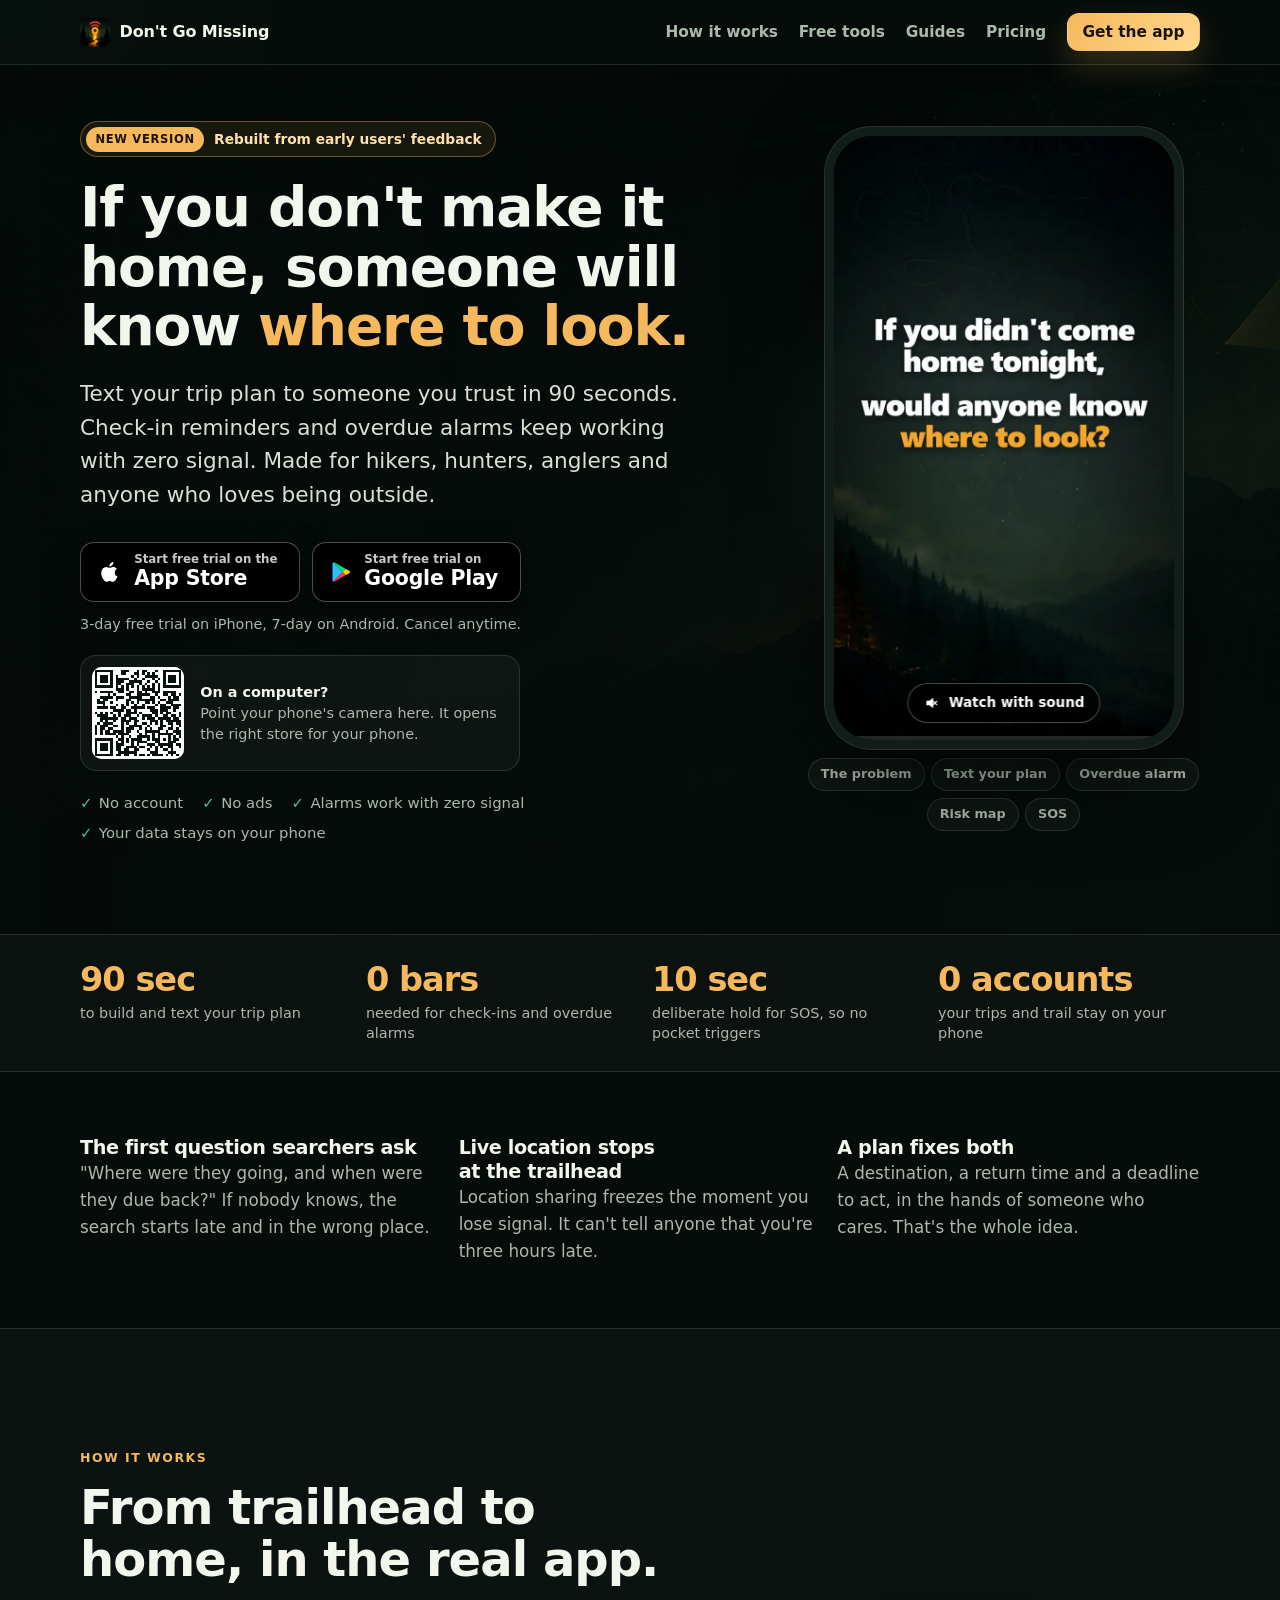
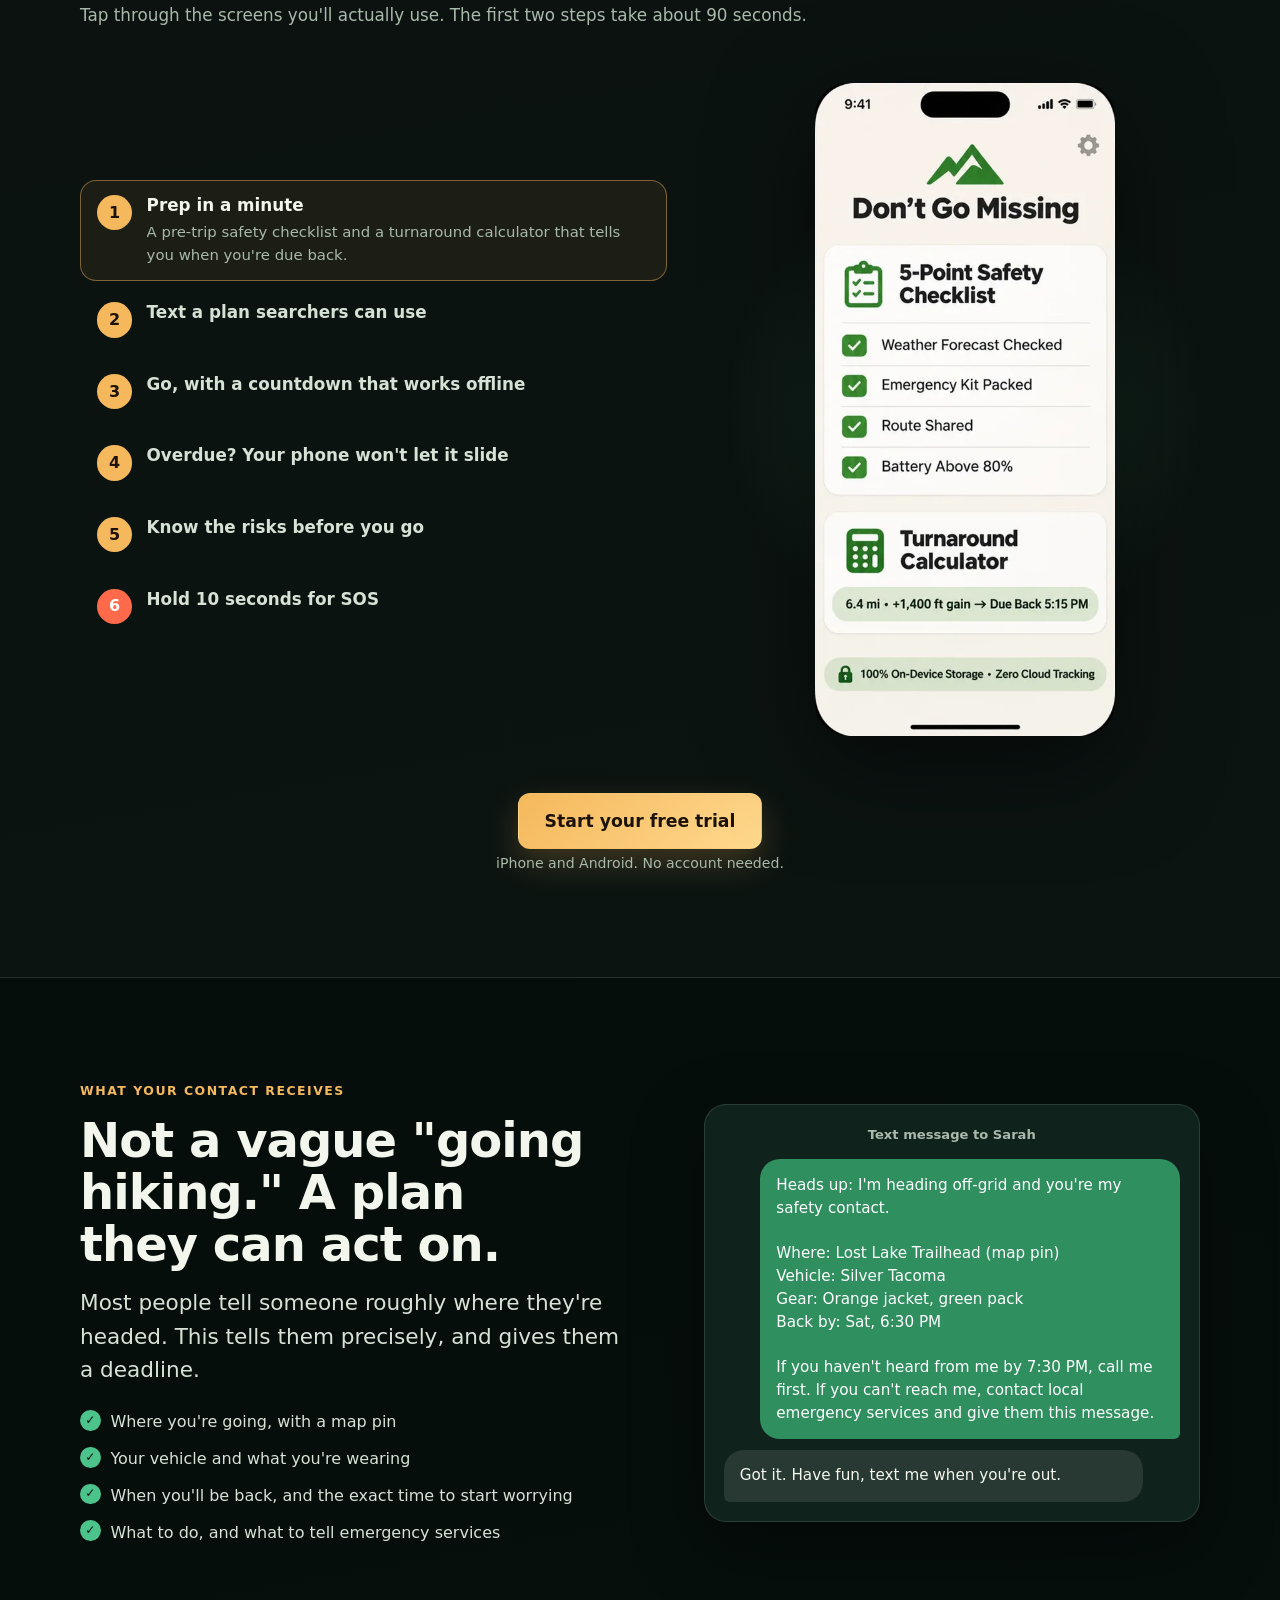
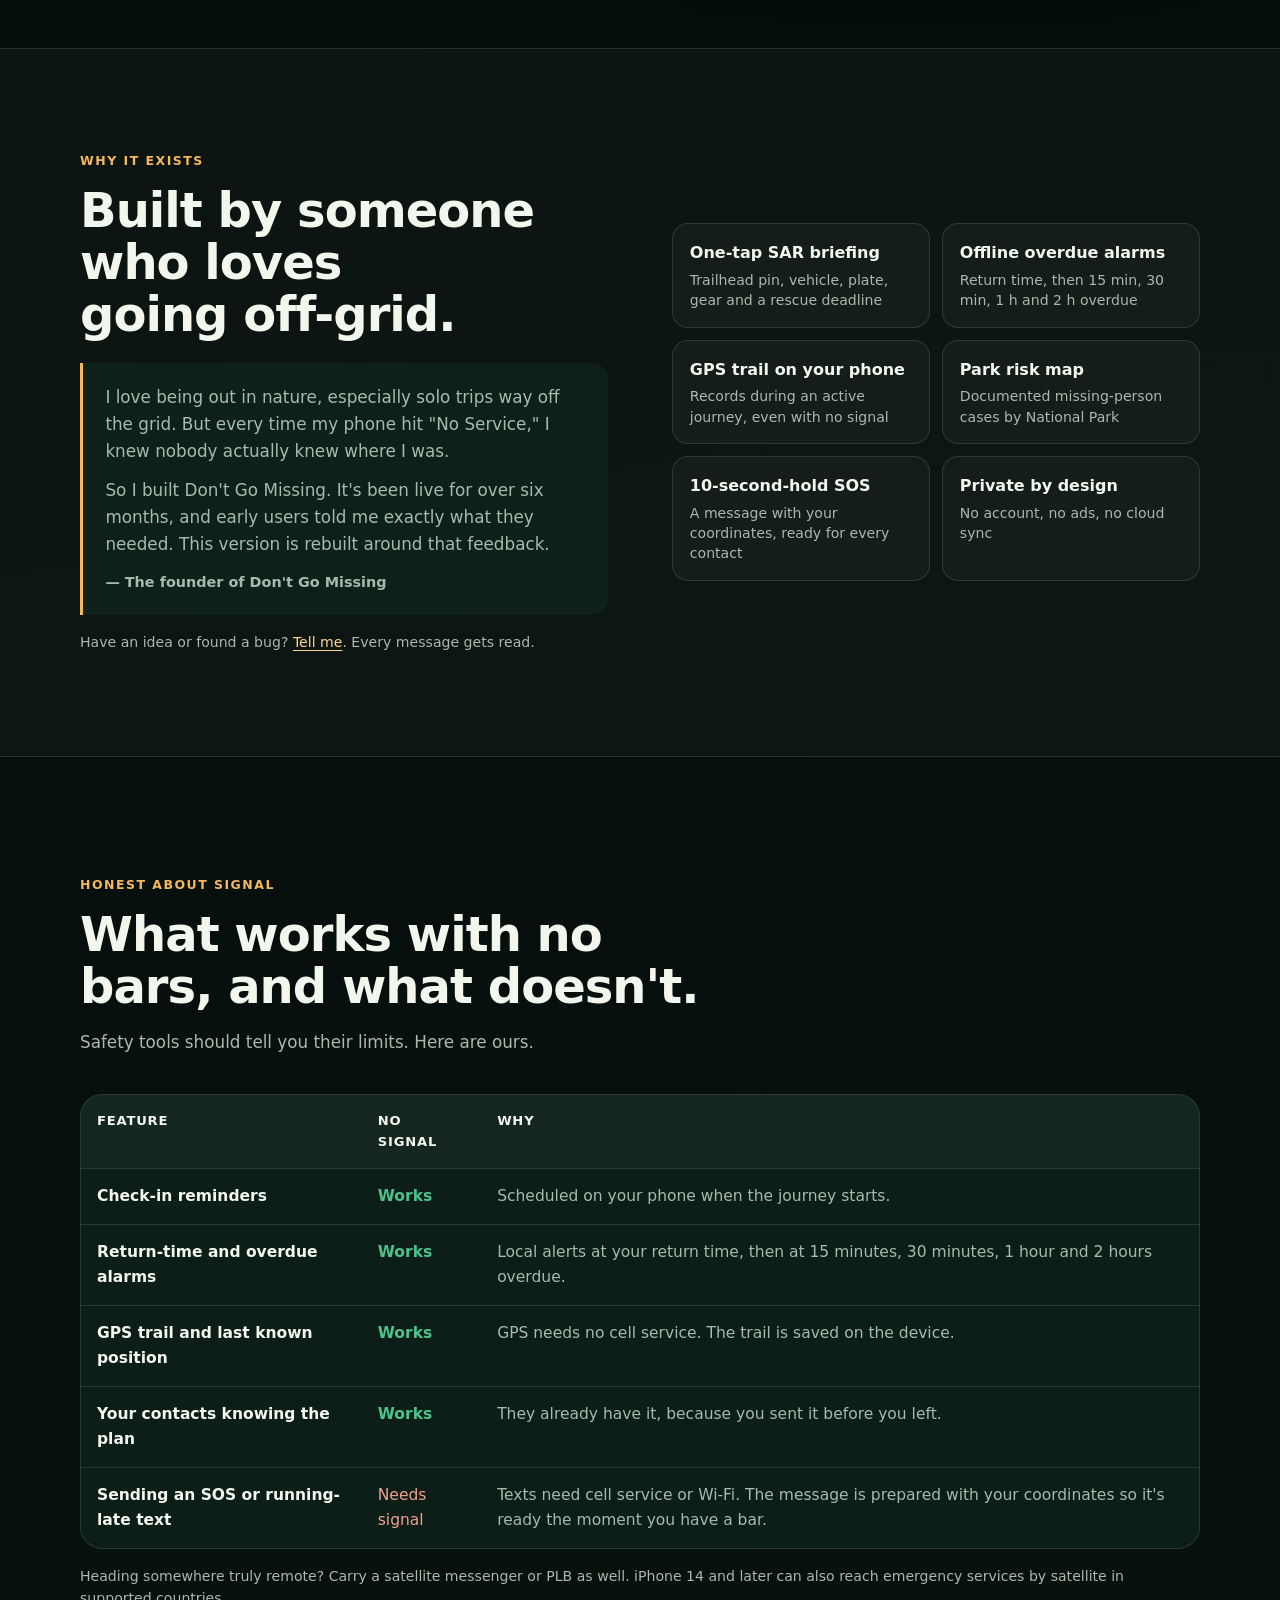
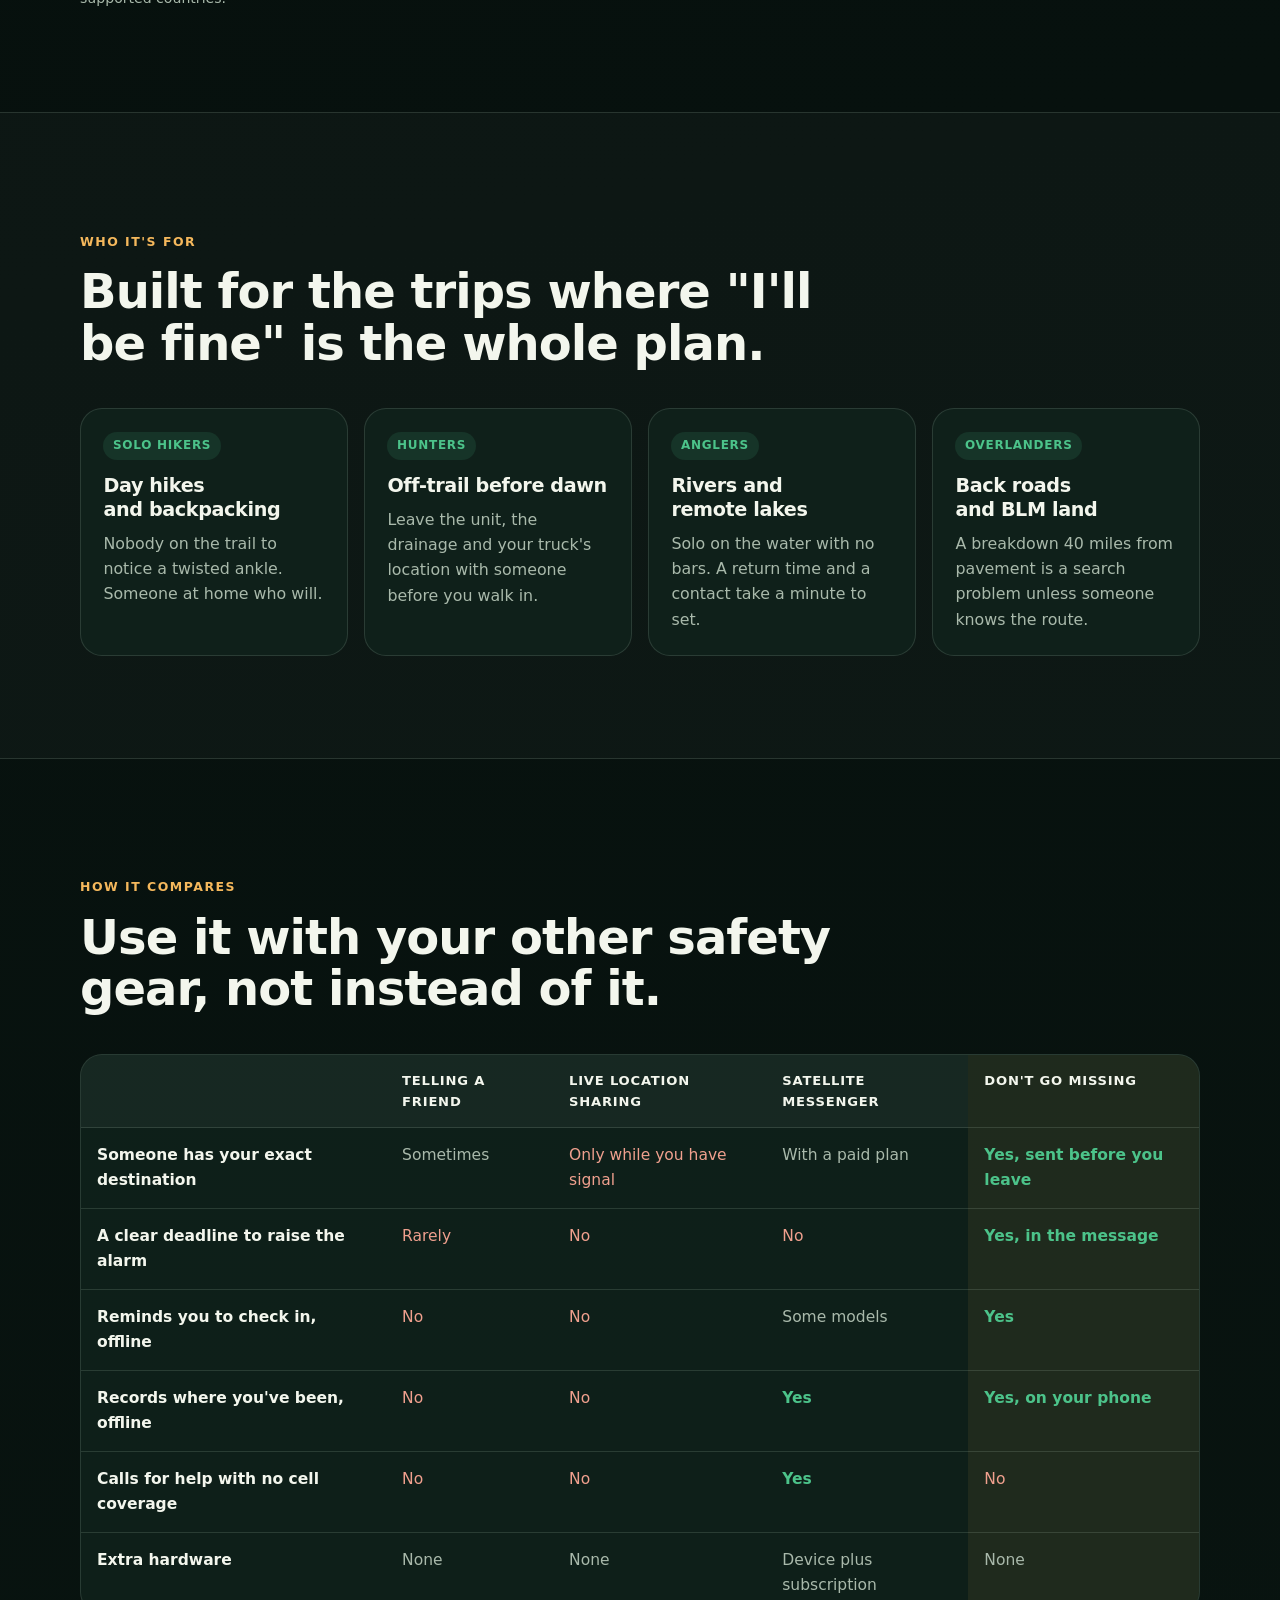
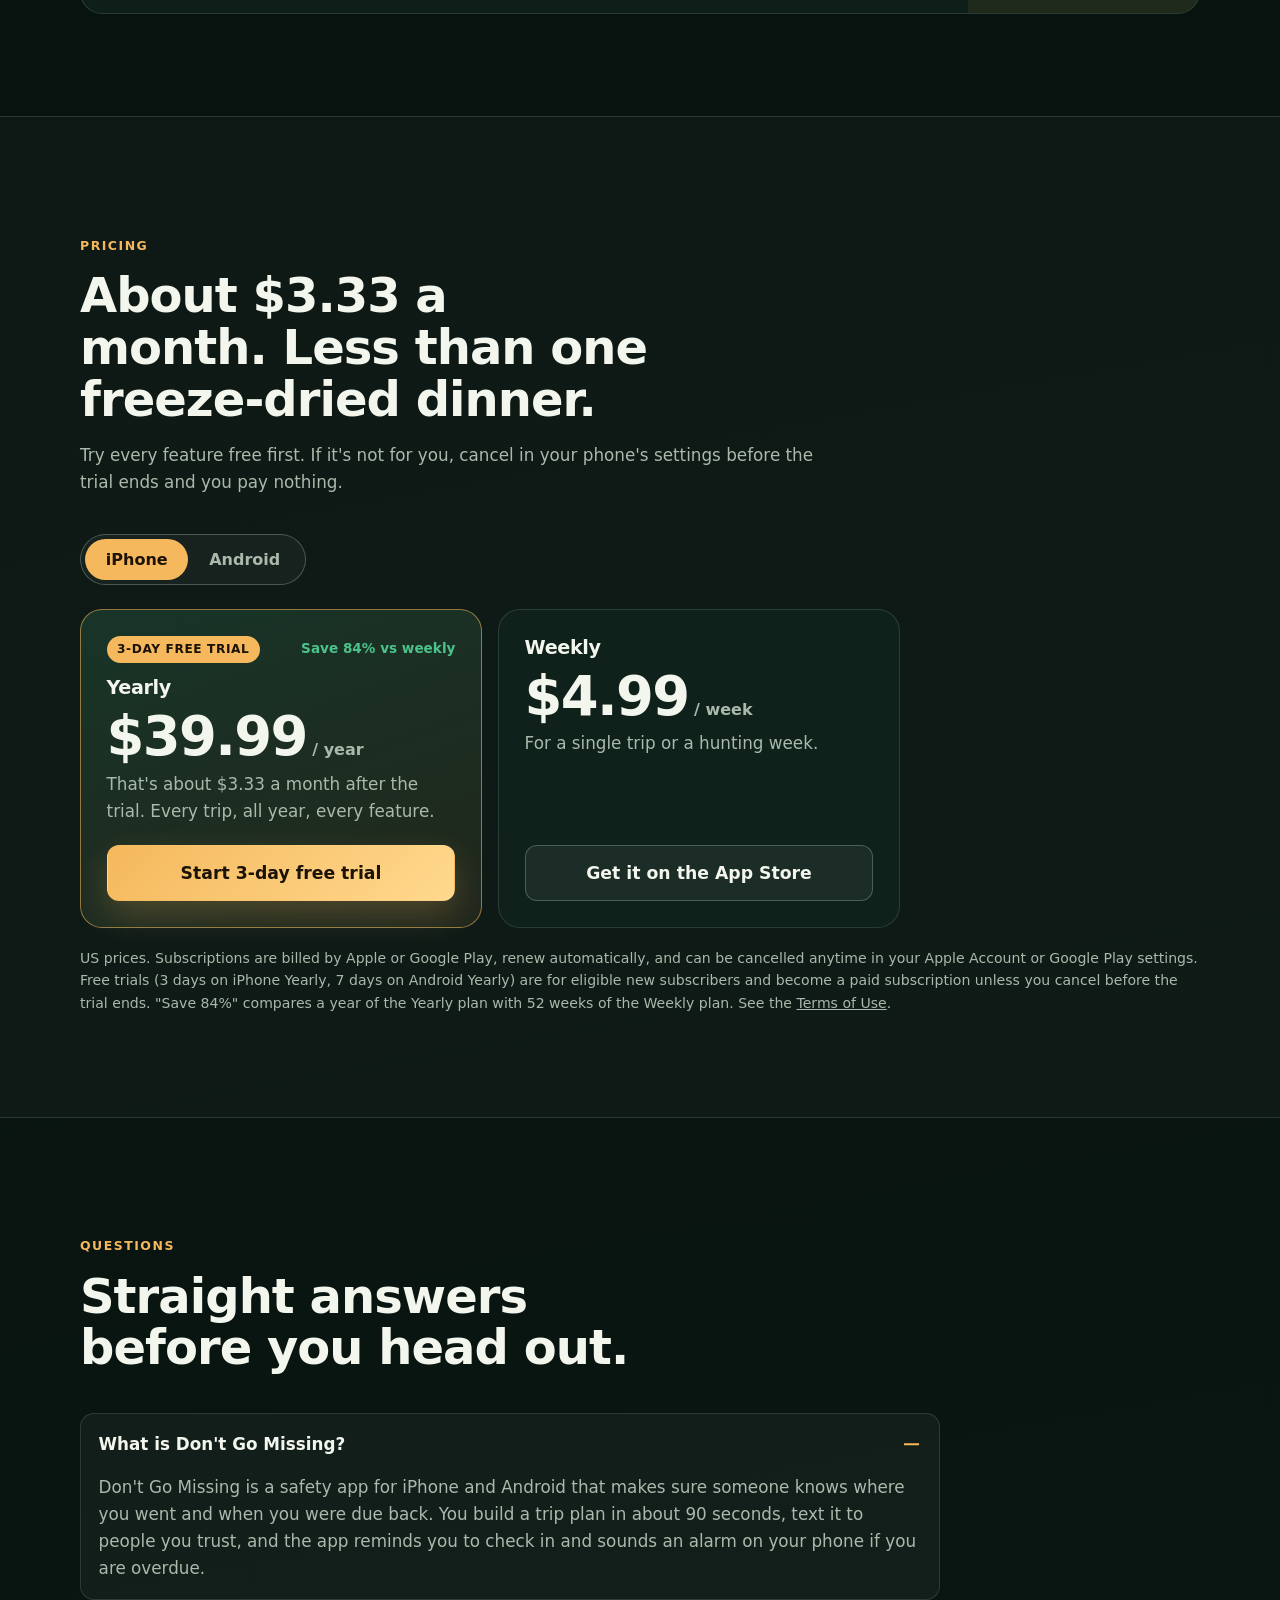
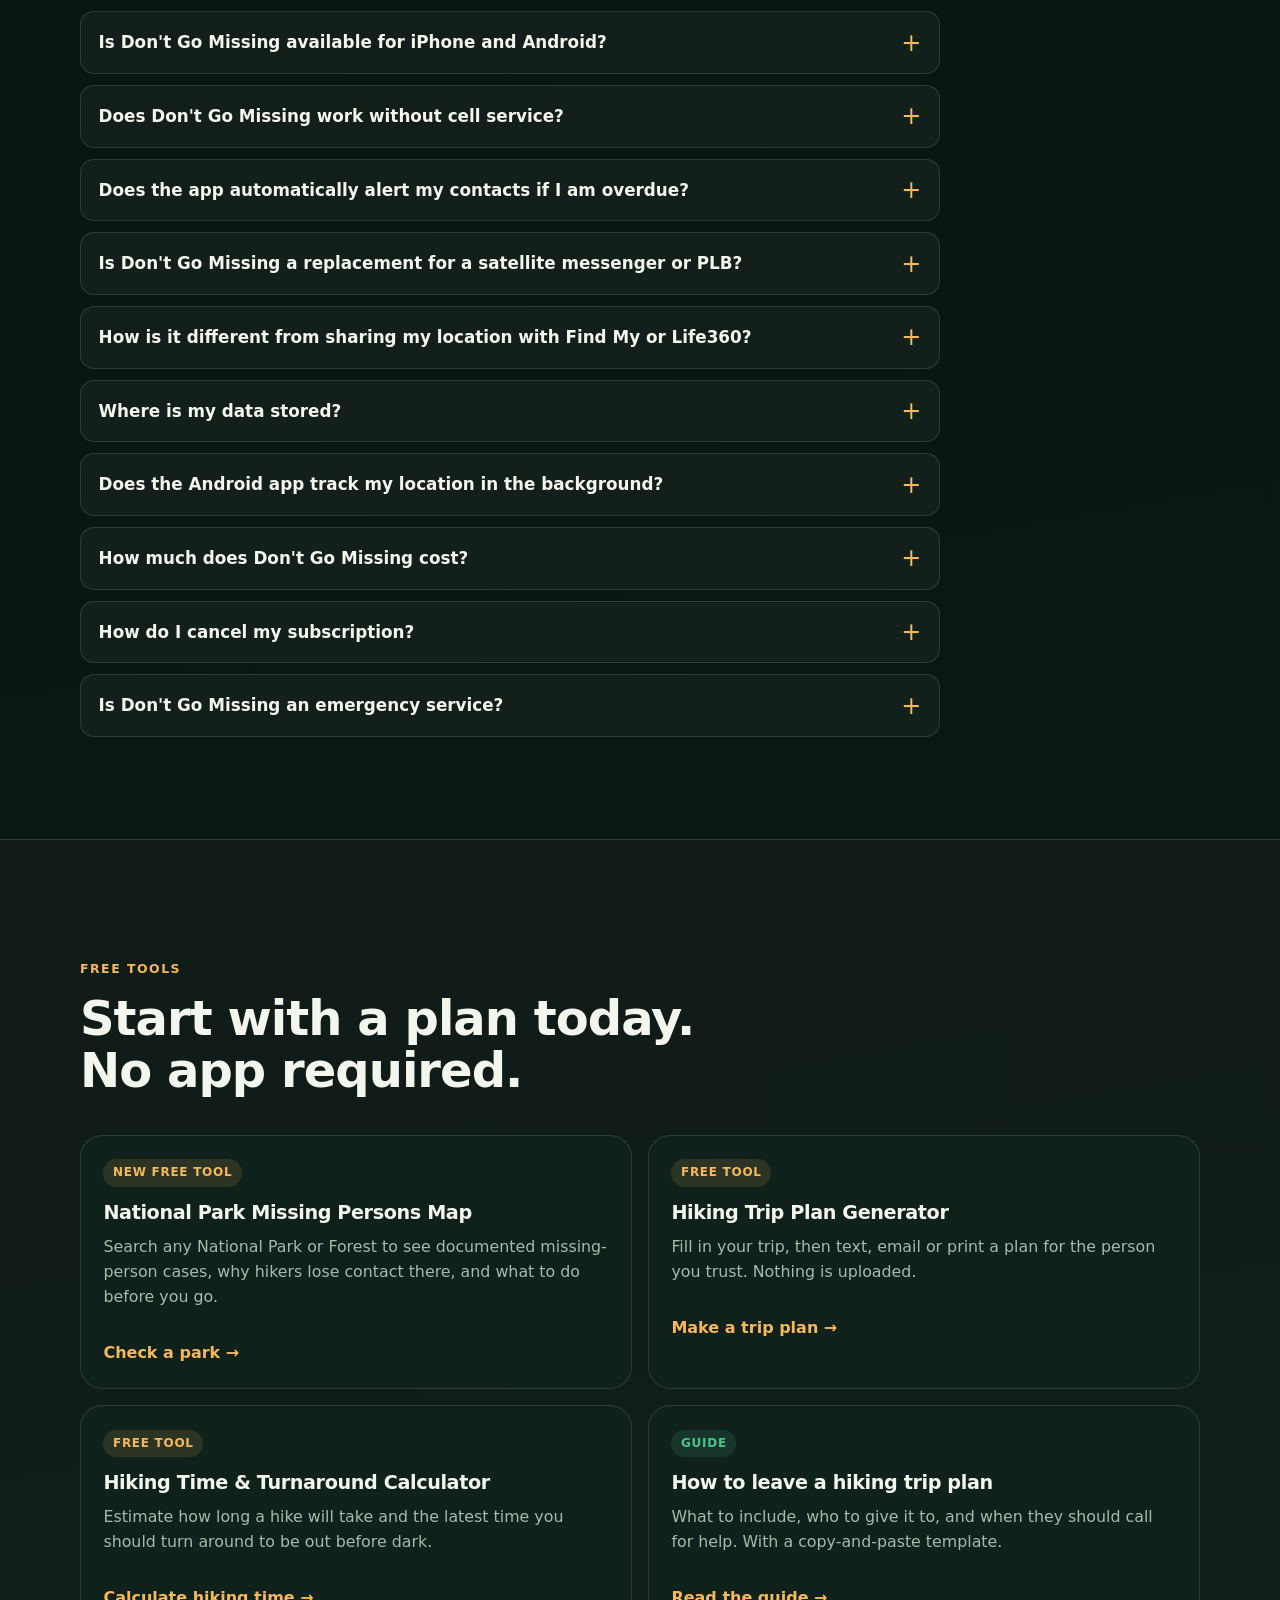
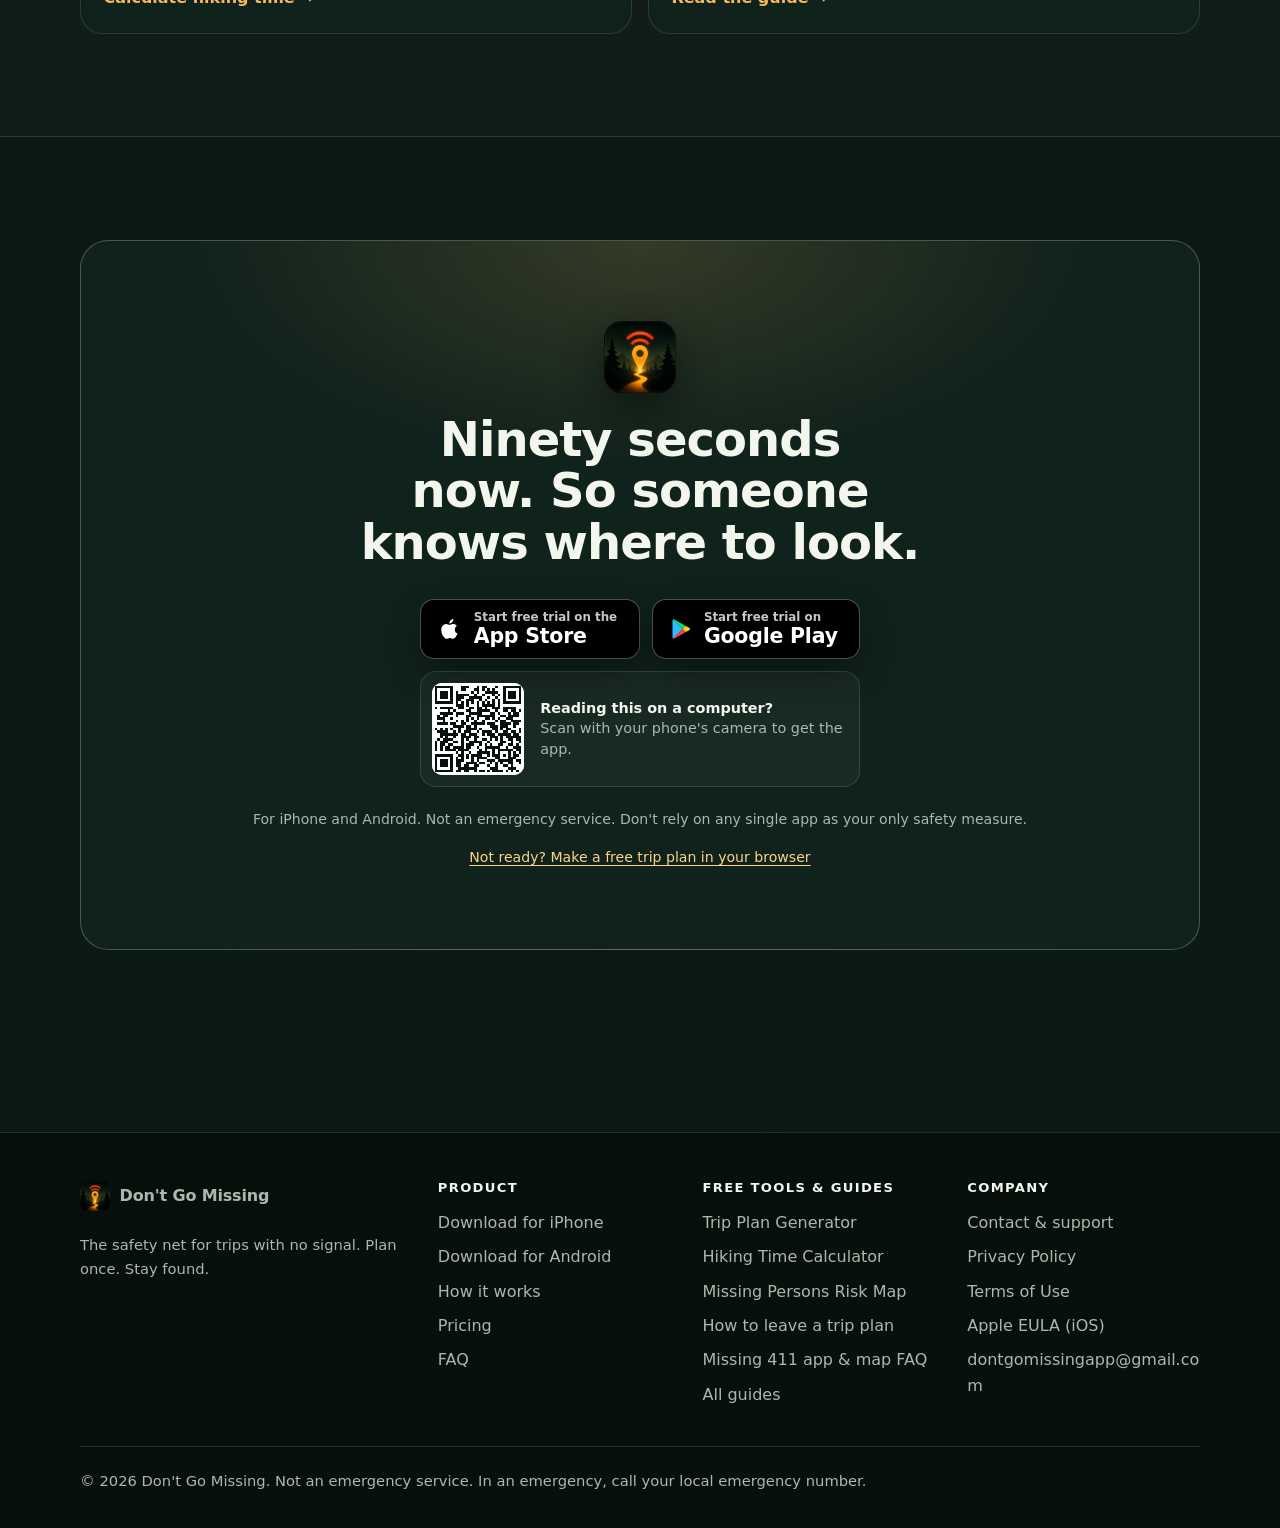
<file: index.html>
<!doctype html>
<html lang="en">
<head>
  <meta charset="utf-8">
  <meta name="viewport" content="width=device-width, initial-scale=1">
  <title>Don't Go Missing: Hiking Safety App &amp; Overdue Alarms</title>
  <meta name="description" content="Build a trip plan in 90 seconds, text trusted contacts, and get offline overdue alarms with no signal. For hikers &amp; hunters on iPhone and Android.">
  <link rel="canonical" href="https://dontgomissing.com/">
  <meta name="apple-itunes-app" content="app-id=6768712827">
  <meta property="og:site_name" content="Don't Go Missing">
  <meta property="og:title" content="Don't Go Missing: the safety net for trips with no signal">
  <meta property="og:description" content="A 90-second trip plan, texted to the people you trust, with overdue alarms that work offline.">
  <meta property="og:type" content="website">
  <meta property="og:url" content="https://dontgomissing.com/">
  <meta property="og:image" content="https://dontgomissing.com/assets/og-preview.webp">
  <meta property="og:image:width" content="1200">
  <meta property="og:image:height" content="630">
  <meta property="og:image:alt" content="Dark forest trailhead at dusk with a glowing safety beacon">
  <meta name="twitter:card" content="summary_large_image">
  <meta name="twitter:title" content="Don't Go Missing: the safety net for trips with no signal">
  <meta name="twitter:description" content="A 90-second trip plan, texted to the people you trust, with overdue alarms that work offline.">
  <meta name="twitter:image" content="https://dontgomissing.com/assets/og-preview.webp">
  <meta name="theme-color" content="#07110e">
  <link rel="icon" href="/assets/favicon.svg" type="image/svg+xml">
  <link rel="apple-touch-icon" href="/assets/app-icon-180.png">
  <script>
    (function () {
      var ua = navigator.userAgent || "", os = "desktop";
      if (/iPhone|iPad|iPod/.test(ua) || (/Macintosh/.test(ua) && navigator.maxTouchPoints > 1)) os = "ios";
      else if (/Android/.test(ua)) os = "android";
      document.documentElement.setAttribute("data-os", os);
    })();
  </script>
  <link rel="preload" href="/assets/media/dgm-promo-poster.webp" as="image" type="image/webp" fetchpriority="high">
  <link rel="preload" href="/assets/hero-wilderness-background.webp" as="image" type="image/webp">
  <link rel="stylesheet" href="/assets/styles.css?v=20261127">
  <script type="application/ld+json">
  {
    "@context": "https://schema.org",
    "@graph": [
      {
        "@type": "Organization",
        "@id": "https://dontgomissing.com/#org",
        "name": "Don't Go Missing",
        "url": "https://dontgomissing.com/",
        "logo": "https://dontgomissing.com/assets/app-icon-180.png",
        "email": "dontgomissingapp@gmail.com"
      },
      {
        "@type": "WebSite",
        "@id": "https://dontgomissing.com/#website",
        "name": "Don't Go Missing",
        "url": "https://dontgomissing.com/",
        "publisher": { "@id": "https://dontgomissing.com/#org" }
      },
      {
        "@type": "MobileApplication",
        "@id": "https://dontgomissing.com/#app",
        "name": "Don't Go Missing",
        "operatingSystem": "iOS",
        "applicationCategory": "TravelApplication",
        "description": "An iPhone safety app for hikers, hunters, anglers and off-grid travelers. Build a trip plan, text it to trusted contacts, get check-in reminders and overdue alarms that work without signal, record a GPS trail on the phone, and prepare an SOS message with your coordinates.",
        "url": "https://dontgomissing.com/",
        "downloadUrl": "https://apps.apple.com/app/apple-store/id6768712827?pt=127859278&ct=website_schema&mt=8",
        "installUrl": "https://apps.apple.com/app/apple-store/id6768712827?pt=127859278&ct=website_schema&mt=8",
        "publisher": { "@id": "https://dontgomissing.com/#org" },
        "offers": [
          { "@type": "Offer", "price": "4.99", "priceCurrency": "USD", "description": "Weekly subscription" },
          { "@type": "Offer", "price": "39.99", "priceCurrency": "USD", "description": "Yearly subscription (3-day free trial for eligible new subscribers)" }
        ]
      },
      {
        "@type": "MobileApplication",
        "@id": "https://dontgomissing.com/#app-android",
        "name": "Don't Go Missing",
        "operatingSystem": "Android",
        "applicationCategory": "TravelApplication",
        "description": "An Android safety app for hikers, hunters, anglers and off-grid travelers. Build a trip plan, text it to trusted contacts, get check-in reminders and overdue alarms that work without signal, record a GPS trail on the phone during an active journey, and prepare an SOS message with your coordinates.",
        "url": "https://dontgomissing.com/",
        "downloadUrl": "https://play.google.com/store/apps/details?id=com.dontgomissing.app&referrer=utm_source%3Dwebsite_schema%26utm_medium%3Dschema",
        "installUrl": "https://play.google.com/store/apps/details?id=com.dontgomissing.app&referrer=utm_source%3Dwebsite_schema%26utm_medium%3Dschema",
        "publisher": { "@id": "https://dontgomissing.com/#org" },
        "offers": [
          { "@type": "Offer", "price": "4.99", "priceCurrency": "USD", "description": "Weekly subscription" },
          { "@type": "Offer", "price": "39.00", "priceCurrency": "USD", "description": "Yearly subscription with a 7-day free trial for eligible new subscribers" }
        ]
      },
      {
        "@type": "VideoObject",
        "@id": "https://dontgomissing.com/#promo-video",
        "name": "Don't Go Missing in 30 seconds",
        "description": "See how Don't Go Missing works: text your trip plan to people you trust, get check-in reminders and overdue alarms with zero signal, check the National Park risk map, and hold 10 seconds for SOS. For iPhone and Android.",
        "thumbnailUrl": "https://dontgomissing.com/assets/media/dgm-promo-poster.webp",
        "contentUrl": "https://dontgomissing.com/assets/media/dgm-promo-720x1280.mp4",
        "uploadDate": "2026-11-27",
        "duration": "PT30S",
        "publisher": { "@id": "https://dontgomissing.com/#org" }
      },
      {
        "@type": "FAQPage",
        "mainEntity": [
          {
            "@type": "Question",
            "name": "What is Don't Go Missing?",
            "acceptedAnswer": { "@type": "Answer", "text": "Don't Go Missing is a safety app for iPhone and Android that makes sure someone knows where you went and when you were due back. You build a trip plan in about 90 seconds, text it to people you trust, and the app reminds you to check in and sounds an alarm on your phone if you are overdue." }
          },
          {
            "@type": "Question",
            "name": "Is Don't Go Missing available for iPhone and Android?",
            "acceptedAnswer": { "@type": "Answer", "text": "It is made for both. The iPhone app is on the App Store and needs iOS 16 or later. The Android app is live on Google Play under the package name com.dontgomissing.app. On both, you build a trip plan, send it to people you trust, and get check-in reminders and overdue alarms on your phone." }
          },
          {
            "@type": "Question",
            "name": "Does Don't Go Missing work without cell service?",
            "acceptedAnswer": { "@type": "Answer", "text": "Yes for everything on your phone: check-in reminders, the return-time alarm, overdue alerts and the GPS trail are stored and scheduled on the device, so they work with no signal. Sending a text message to your contacts, including an SOS, needs cell service or Wi-Fi." }
          },
          {
            "@type": "Question",
            "name": "Does the app automatically alert my contacts if I am overdue?",
            "acceptedAnswer": { "@type": "Answer", "text": "No. The app has no servers and does not send text messages silently on iPhone or Android. You review and send each message yourself. Your contacts receive your plan before you leave, including the exact time to start worrying and what to do. If that time passes without hearing from you, they act. Your phone also alerts you so you can check in, extend, or send a running-late text." }
          },
          {
            "@type": "Question",
            "name": "Is Don't Go Missing a replacement for a satellite messenger or PLB?",
            "acceptedAnswer": { "@type": "Answer", "text": "No. A satellite messenger or personal locator beacon can call for help from places with no cell coverage, and this app cannot. Don't Go Missing covers the other half of the problem: making sure someone knows your plan and notices when you are late. Use both on remote trips." }
          },
          {
            "@type": "Question",
            "name": "How is it different from sharing my location with Find My or Life360?",
            "acceptedAnswer": { "@type": "Answer", "text": "Live location sharing stops updating the moment you lose signal, and it does not tell anyone when you were supposed to be back. Don't Go Missing gives your contacts a plan with a destination, a return time and a deadline to act, and it keeps a GPS trail on your phone while you are offline." }
          },
          {
            "@type": "Question",
            "name": "Where is my data stored?",
            "acceptedAnswer": { "@type": "Answer", "text": "On your iPhone or Android phone. There is no account and no cloud sync. Your trips, contacts and GPS trail stay on the device unless you choose to send a message." }
          },
          {
            "@type": "Question",
            "name": "Does the Android app track my location in the background?",
            "acceptedAnswer": { "@type": "Answer", "text": "Only during an active journey that you start. The Android app uses a foreground location service to record your GPS trail, shows a persistent notification the whole time, and stops when you end the journey. The trail is stored only on your device." }
          },
          {
            "@type": "Question",
            "name": "How much does Don't Go Missing cost?",
            "acceptedAnswer": { "@type": "Answer", "text": "US prices depend on the store. On iPhone, Don't Go Missing is $4.99 per week or $39.99 per year, billed by Apple, and the yearly plan starts with a 3-day free trial for eligible new subscribers. On Android, it is $4.99 per week or $39 per year, billed by Google Play, and the yearly plan starts with a 7-day free trial for eligible new subscribers. Subscriptions renew automatically until you cancel. A free trial becomes a paid subscription unless you cancel before it ends." }
          },
          {
            "@type": "Question",
            "name": "How do I cancel my subscription?",
            "acceptedAnswer": { "@type": "Answer", "text": "Cancel in the store where you subscribed. On iPhone, open Settings, tap your name, then Subscriptions. On Android, open Google Play, tap your profile icon, then Payments & subscriptions, then Subscriptions. You keep access until the end of the period you paid for. Deleting the app does not cancel a subscription." }
          },
          {
            "@type": "Question",
            "name": "Is Don't Go Missing an emergency service?",
            "acceptedAnswer": { "@type": "Answer", "text": "No. It is a planning and alerting tool, not an emergency service, and it cannot guarantee rescue. In an emergency with signal, call your local emergency number first." }
          }
        ]
      }
    ]
  }
  </script>
</head>
<body class="has-sticky-cta">
  <a class="skip-link" href="#main">Skip to content</a>

  <header class="site-header">
    <div class="wrap">
      <a class="brand" href="/" aria-label="Don't Go Missing home">
        <img src="/assets/app-icon-80.png" alt="" width="30" height="30">
        <span>Don't Go Missing</span>
      </a>
      <nav class="nav" aria-label="Primary">
        <a href="#how">How it works</a>
        <a href="/tools/">Free tools</a>
        <a href="/guides/">Guides</a>
        <a href="#pricing">Pricing</a>
        <a class="button button-primary button-small" href="/download/?src=nav">Get the app</a>
      </nav>
    </div>
  </header>

  <main id="main">
    <section class="hero hero-video" id="top">
      <div class="wrap">
        <div class="hero-copy">
          <p class="hero-badge"><span>New version</span> Rebuilt from early users' feedback</p>
          <h1>If you don't make it home, someone will know <em>where to look.</em></h1>
          <p class="lead">Text your trip plan to someone you trust in 90 seconds. Check-in reminders and overdue alarms keep working with zero signal. Made for hikers, hunters, anglers and anyone who loves being outside.</p>

          <div class="store-ctas">
            <a class="store-btn store-ios" href="https://apps.apple.com/app/apple-store/id6768712827?pt=127859278&amp;ct=website_hero&amp;mt=8">
              <svg viewBox="0 0 24 24" width="26" height="26" aria-hidden="true"><path fill="currentColor" d="M16.4 12.7c0-2.4 2-3.5 2-3.6-1.1-1.6-2.8-1.8-3.4-1.8-1.4-.2-2.8.8-3.5.8-.7 0-1.8-.8-3-.8-1.5 0-3 .9-3.8 2.3-1.6 2.8-.4 7 1.2 9.2.8 1.1 1.7 2.3 2.9 2.3 1.2 0 1.6-.8 3-.8s1.8.8 3 .7c1.2 0 2-1.1 2.8-2.2.9-1.3 1.2-2.5 1.3-2.6-.1 0-2.5-.9-2.5-3.5zM14.1 5.6c.6-.8 1.1-1.8 1-2.9-.9 0-2 .6-2.7 1.4-.6.7-1.1 1.8-1 2.8 1 .1 2.1-.5 2.7-1.3z"/></svg>
              <span><small>Start free trial on the</small><b>App Store</b></span>
            </a>
            <a class="store-btn store-android" href="https://play.google.com/store/apps/details?id=com.dontgomissing.app&amp;referrer=utm_source%3Dwebsite_hero%26utm_medium%3Dwebsite">
              <svg viewBox="0 0 24 24" width="24" height="24" aria-hidden="true"><path fill="#32bbff" d="M4.2 2.4 13.6 12l-9.4 9.6a1.3 1.3 0 0 1-.7-1.2V3.6c0-.5.3-1 .7-1.2z"/><path fill="#00e676" d="M4.2 2.4c.4-.2.9-.2 1.4.1l11.2 6.4-3.2 3.1z"/><path fill="#ff3d4a" d="M13.6 12l3.2 3.1-11.2 6.4c-.5.3-1 .3-1.4.1z"/><path fill="#ffd400" d="m16.8 8.9 3.4 1.9c1 .6 1 1.9 0 2.4l-3.4 1.9-3.2-3.1z"/></svg>
              <span><small>Start free trial on</small><b>Google Play</b></span>
            </a>
          </div>
          <p class="cta-note">
            <span class="only-ios">3-day free trial, then $39.99/yr. Cancel anytime.</span>
            <span class="only-android">7-day free trial, then $39/yr. Cancel anytime.</span>
            <span class="only-desktop">3-day free trial on iPhone, 7-day on Android. Cancel anytime.</span>
            <a class="alt-store only-ios" href="https://play.google.com/store/apps/details?id=com.dontgomissing.app&amp;referrer=utm_source%3Dwebsite_hero_alt%26utm_medium%3Dwebsite">On Android? Get it on Google Play</a>
            <a class="alt-store only-android" href="https://apps.apple.com/app/apple-store/id6768712827?pt=127859278&amp;ct=website_hero_alt&amp;mt=8">On iPhone? Get it on the App Store</a>
          </p>

          <div class="qr-card only-desktop">
            <img src="/assets/media/qr-download.svg" alt="QR code that opens the Don't Go Missing download page on your phone" width="104" height="104">
            <p><b>On a computer?</b> Point your phone's camera here. It opens the right store for your phone.</p>
          </div>

          <ul class="trust-line">
            <li>No account</li>
            <li>No ads</li>
            <li>Alarms work with zero signal</li>
            <li>Your data stays on your phone</li>
          </ul>
        </div>

        <figure class="hero-media">
          <div class="video-frame" id="promo-frame">
            <video id="promo-video" muted playsinline loop preload="none" poster="/assets/media/dgm-promo-poster.webp" width="720" height="1280" aria-label="30-second demo of the Don't Go Missing app: texting a trip plan, the overdue alarm, the park risk map and the SOS hold">
              <source src="/assets/media/dgm-promo-720x1280.mp4" type="video/mp4">
              <track kind="captions" src="/assets/media/dgm-promo.en.vtt" srclang="en" label="English">
            </video>
            <button class="video-play" type="button" hidden aria-label="Play the 30-second demo">
              <svg viewBox="0 0 24 24" width="30" height="30" aria-hidden="true"><path fill="currentColor" d="M8 5.5v13l10.5-6.5z"/></svg>
            </button>
            <button class="video-sound" type="button" aria-pressed="false">
              <svg class="icon-muted" viewBox="0 0 24 24" width="18" height="18" aria-hidden="true"><path fill="currentColor" d="M4 9v6h4l5 4V5L8 9H4zm12.6 3 2.2-2.2-1.1-1.1-2.2 2.2-2.2-2.2-1.1 1.1 2.2 2.2-2.2 2.2 1.1 1.1 2.2-2.2 2.2 2.2 1.1-1.1z"/></svg>
              <svg class="icon-sound" viewBox="0 0 24 24" width="18" height="18" aria-hidden="true"><path fill="currentColor" d="M4 9v6h4l5 4V5L8 9H4zm11.5 3a4.5 4.5 0 0 0-2.5-4v8a4.5 4.5 0 0 0 2.5-4zM13 3.2v2.1a7 7 0 0 1 0 13.4v2.1a9 9 0 0 0 0-17.6z"/></svg>
              <span>Watch with sound</span>
            </button>
            <div class="video-progress" aria-hidden="true"><span></span></div>
          </div>
          <div class="video-chapters" role="group" aria-label="Jump to a part of the demo">
            <button type="button" data-start="0" data-end="12">The problem</button>
            <button type="button" data-start="12" data-end="16">Text your plan</button>
            <button type="button" data-start="16" data-end="20">Overdue alarm</button>
            <button type="button" data-start="20" data-end="22">Risk map</button>
            <button type="button" data-start="22" data-end="30">SOS</button>
          </div>
          <figcaption class="sr-only">The Don't Go Missing app in 30 seconds.</figcaption>
        </figure>
      </div>
    </section>

    <section class="stat-strip" aria-label="Don't Go Missing at a glance">
      <div class="wrap">
        <dl>
          <div><dt>90 sec</dt><dd>to build and text your trip plan</dd></div>
          <div><dt>0 bars</dt><dd>needed for check-ins and overdue alarms</dd></div>
          <div><dt>10 sec</dt><dd>deliberate hold for SOS, so no pocket triggers</dd></div>
          <div><dt>0 accounts</dt><dd>your trips and trail stay on your phone</dd></div>
        </dl>
      </div>
    </section>

    <section class="section-tight">
      <div class="wrap grid grid-3 problem-grid">
        <div>
          <h3>The first question searchers ask</h3>
          <p>"Where were they going, and when were they due back?" If nobody knows, the search starts late and in the wrong place.</p>
        </div>
        <div>
          <h3>Live location stops at the trailhead</h3>
          <p>Location sharing freezes the moment you lose signal. It can't tell anyone that you're three hours late.</p>
        </div>
        <div>
          <h3>A plan fixes both</h3>
          <p>A destination, a return time and a deadline to act, in the hands of someone who cares. That's the whole idea.</p>
        </div>
      </div>
    </section>

    <section class="section band" id="how">
      <div class="wrap">
        <div class="section-heading">
          <p class="eyebrow">How it works</p>
          <h2>From trailhead to home, in the real app.</h2>
          <p>Tap through the screens you'll actually use. The first two steps take about 90 seconds.</p>
        </div>

        <div class="showcase" data-showcase>
          <div class="showcase-tabs" role="tablist" aria-label="App features">
            <button class="showcase-tab" role="tab" id="tab-prep" aria-controls="panel-prep" aria-selected="true" data-screen="home">
              <span class="step-number">1</span><i class="tab-short">Prep</i>
              <span><b>Prep in a minute</b><small>A pre-trip safety checklist and a turnaround calculator that tells you when you're due back.</small></span>
            </button>
            <button class="showcase-tab" role="tab" id="tab-brief" aria-controls="panel-brief" aria-selected="false" tabindex="-1" data-screen="plan">
              <span class="step-number">2</span><i class="tab-short">Brief</i>
              <span><b>Text a plan searchers can use</b><small>Trailhead pin, vehicle and plate, gear colors, return time and the exact time to call for help. One tap sends it.</small></span>
            </button>
            <button class="showcase-tab" role="tab" id="tab-go" aria-controls="panel-go" aria-selected="false" tabindex="-1" data-screen="journey">
              <span class="step-number">3</span><i class="tab-short">Go</i>
              <span><b>Go, with a countdown that works offline</b><small>Check-in reminders are scheduled on your phone and a GPS trail records as you move. No bars needed.</small></span>
            </button>
            <button class="showcase-tab" role="tab" id="tab-overdue" aria-controls="panel-overdue" aria-selected="false" tabindex="-1" data-screen="overdue">
              <span class="step-number">4</span><i class="tab-short">Overdue</i>
              <span><b>Overdue? Your phone won't let it slide</b><small>Alarms at your return time and as you run later. Check in, add time, or send a running-late text when you get a bar.</small></span>
            </button>
            <button class="showcase-tab" role="tab" id="tab-risk" aria-controls="panel-risk" aria-selected="false" tabindex="-1" data-screen="risk">
              <span class="step-number">5</span><i class="tab-short">Risk map</i>
              <span><b>Know the risks before you go</b><small>A National Park risk map of documented missing-person cases, so you can plan around the risky stretches.</small></span>
            </button>
            <button class="showcase-tab" role="tab" id="tab-sos" aria-controls="panel-sos" aria-selected="false" tabindex="-1" data-screen="sos">
              <span class="step-number red">6</span><i class="tab-short">SOS</i>
              <span><b>Hold 10 seconds for SOS</b><small>A deliberate hold prevents accidental triggers and prepares a message with your GPS coordinates for every contact.</small></span>
            </button>
          </div>

          <p class="showcase-caption" aria-live="polite"></p>

          <div class="showcase-stage">
            <div class="showcase-glow" aria-hidden="true"></div>
            <div role="tabpanel" id="panel-prep" aria-labelledby="tab-prep" class="showcase-panel is-active"><img src="/assets/media/screens/home.webp" width="480" height="1044" alt="Home screen with a pre-trip safety checklist (weather, emergency kit, route shared, battery) and a turnaround calculator" loading="lazy" decoding="async"></div>
            <div role="tabpanel" id="panel-brief" aria-labelledby="tab-brief" class="showcase-panel"><img src="/assets/media/screens/plan.webp" width="480" height="1077" alt="Review Safety Plan screen showing the text message with trailhead, vehicle, gear, return time and a 7:30 PM deadline, and a button to text it to Sarah and Dad" loading="lazy" decoding="async"></div>
            <div role="tabpanel" id="panel-go" aria-labelledby="tab-go" class="showcase-panel"><img src="/assets/media/screens/journey.webp" width="480" height="1095" alt="Journey Active screen: due back in 3 hours 12 minutes, next check-in in 48 minutes, a Check In button, add-time buttons and an SOS button" loading="lazy" decoding="async"></div>
            <div role="tabpanel" id="panel-overdue" aria-labelledby="tab-overdue" class="showcase-panel"><img src="/assets/media/screens/overdue.webp" width="480" height="993" alt="Journey Overdue screen in airplane mode: overdue by 18 minutes 40 seconds, with check-in, add-time and running-late text buttons" loading="lazy" decoding="async"></div>
            <div role="tabpanel" id="panel-risk" aria-labelledby="tab-risk" class="showcase-panel"><img src="/assets/media/screens/risk.webp" width="480" height="1012" alt="National Park risk map of Yosemite with pins marking documented missing-person cases" loading="lazy" decoding="async"></div>
            <div role="tabpanel" id="panel-sos" aria-labelledby="tab-sos" class="showcase-panel"><img src="/assets/media/screens/sos.webp" width="480" height="1068" alt="SOS confirmation screen with a 10-second hold ring" loading="lazy" decoding="async"></div>
          </div>
        </div>

        <div class="inline-cta">
          <a class="button button-primary button-large" href="/download/?src=home_showcase">Start your free trial</a>
          <p class="fine-print">iPhone and Android. No account needed.</p>
        </div>
      </div>
    </section>

    <section class="section">
      <div class="wrap split">
        <div>
          <p class="eyebrow">What your contact receives</p>
          <h2>Not a vague "going hiking." A plan they can act on.</h2>
          <p class="lead" style="margin-top:1rem">Most people tell someone roughly where they're headed. This tells them precisely, and gives them a deadline.</p>
          <ul class="check-list">
            <li>Where you're going, with a map pin</li>
            <li>Your vehicle and what you're wearing</li>
            <li>When you'll be back, and the exact time to start worrying</li>
            <li>What to do, and what to tell emergency services</li>
          </ul>
        </div>
        <div class="message-demo" role="img" aria-label="Example text message sent to a trusted contact with destination, vehicle, gear, return time and instructions">
          <p class="meta">Text message to Sarah</p>
          <div class="bubble">Heads up: I'm heading off-grid and you're my safety contact.

Where: Lost Lake Trailhead (map pin)
Vehicle: Silver Tacoma
Gear: Orange jacket, green pack
Back by: Sat, 6:30 PM

If you haven't heard from me by 7:30 PM, call me first. If you can't reach me, contact local emergency services and give them this message.</div>
          <div class="bubble reply">Got it. Have fun, text me when you're out.</div>
        </div>
      </div>
    </section>

    <section class="section band founder">
      <div class="wrap founder-grid">
        <div class="founder-note">
          <p class="eyebrow">Why it exists</p>
          <h2>Built by someone who loves going off-grid.</h2>
          <blockquote>
            <p>I love being out in nature, especially solo trips way off the grid. But every time my phone hit "No Service," I knew nobody actually knew where I was.</p>
            <p>So I built Don't Go Missing. It's been live for over six months, and early users told me exactly what they needed. This version is rebuilt around that feedback.</p>
            <footer>The founder of Don't Go Missing</footer>
          </blockquote>
          <p class="fine-print">Have an idea or found a bug? <a class="text-link" href="/contact/">Tell me</a>. Every message gets read.</p>
        </div>
        <ul class="feature-chips" aria-label="What's in the app now">
          <li><b>One-tap SAR briefing</b><span>Trailhead pin, vehicle, plate, gear and a rescue deadline</span></li>
          <li><b>Offline overdue alarms</b><span>Return time, then 15 min, 30 min, 1 h and 2 h overdue</span></li>
          <li><b>GPS trail on your phone</b><span>Records during an active journey, even with no signal</span></li>
          <li><b>Park risk map</b><span>Documented missing-person cases by National Park</span></li>
          <li><b>10-second-hold SOS</b><span>A message with your coordinates, ready for every contact</span></li>
          <li><b>Private by design</b><span>No account, no ads, no cloud sync</span></li>
        </ul>
      </div>
    </section>

    <section class="section">
      <div class="wrap">
        <div class="section-heading">
          <p class="eyebrow">Honest about signal</p>
          <h2>What works with no bars, and what doesn't.</h2>
          <p>Safety tools should tell you their limits. Here are ours.</p>
        </div>
        <div class="table-scroll">
          <table>
            <thead>
              <tr><th scope="col">Feature</th><th scope="col">No signal</th><th scope="col">Why</th></tr>
            </thead>
            <tbody>
              <tr><th scope="row">Check-in reminders</th><td class="yes">Works</td><td>Scheduled on your phone when the journey starts.</td></tr>
              <tr><th scope="row">Return-time and overdue alarms</th><td class="yes">Works</td><td>Local alerts at your return time, then at 15 minutes, 30 minutes, 1 hour and 2 hours overdue.</td></tr>
              <tr><th scope="row">GPS trail and last known position</th><td class="yes">Works</td><td>GPS needs no cell service. The trail is saved on the device.</td></tr>
              <tr><th scope="row">Your contacts knowing the plan</th><td class="yes">Works</td><td>They already have it, because you sent it before you left.</td></tr>
              <tr><th scope="row">Sending an SOS or running-late text</th><td class="no">Needs signal</td><td>Texts need cell service or Wi-Fi. The message is prepared with your coordinates so it's ready the moment you have a bar.</td></tr>
            </tbody>
          </table>
        </div>
        <p class="fine-print" style="margin-top:1rem">Heading somewhere truly remote? Carry a satellite messenger or PLB as well. iPhone 14 and later can also reach emergency services by satellite in supported countries.</p>
      </div>
    </section>

    <section class="section band">
      <div class="wrap">
        <div class="section-heading">
          <p class="eyebrow">Who it's for</p>
          <h2>Built for the trips where "I'll be fine" is the whole plan.</h2>
        </div>
        <div class="grid grid-4">
          <article class="card">
            <span class="tag">Solo hikers</span>
            <h3>Day hikes and backpacking</h3>
            <p>Nobody on the trail to notice a twisted ankle. Someone at home who will.</p>
          </article>
          <article class="card">
            <span class="tag">Hunters</span>
            <h3>Off-trail before dawn</h3>
            <p>Leave the unit, the drainage and your truck's location with someone before you walk in.</p>
          </article>
          <article class="card">
            <span class="tag">Anglers</span>
            <h3>Rivers and remote lakes</h3>
            <p>Solo on the water with no bars. A return time and a contact take a minute to set.</p>
          </article>
          <article class="card">
            <span class="tag">Overlanders</span>
            <h3>Back roads and BLM land</h3>
            <p>A breakdown 40 miles from pavement is a search problem unless someone knows the route.</p>
          </article>
        </div>
      </div>
    </section>

    <section class="section">
      <div class="wrap">
        <div class="section-heading">
          <p class="eyebrow">How it compares</p>
          <h2>Use it with your other safety gear, not instead of it.</h2>
        </div>
        <div class="table-scroll">
          <table>
            <thead>
              <tr>
                <th scope="col"></th>
                <th scope="col">Telling a friend</th>
                <th scope="col">Live location sharing</th>
                <th scope="col">Satellite messenger</th>
                <th scope="col" class="highlight">Don't Go Missing</th>
              </tr>
            </thead>
            <tbody>
              <tr><th scope="row">Someone has your exact destination</th><td>Sometimes</td><td class="no">Only while you have signal</td><td>With a paid plan</td><td class="yes highlight">Yes, sent before you leave</td></tr>
              <tr><th scope="row">A clear deadline to raise the alarm</th><td class="no">Rarely</td><td class="no">No</td><td class="no">No</td><td class="yes highlight">Yes, in the message</td></tr>
              <tr><th scope="row">Reminds you to check in, offline</th><td class="no">No</td><td class="no">No</td><td>Some models</td><td class="yes highlight">Yes</td></tr>
              <tr><th scope="row">Records where you've been, offline</th><td class="no">No</td><td class="no">No</td><td class="yes">Yes</td><td class="yes highlight">Yes, on your phone</td></tr>
              <tr><th scope="row">Calls for help with no cell coverage</th><td class="no">No</td><td class="no">No</td><td class="yes">Yes</td><td class="no highlight">No</td></tr>
              <tr><th scope="row">Extra hardware</th><td>None</td><td>None</td><td>Device plus subscription</td><td class="highlight">None</td></tr>
            </tbody>
          </table>
        </div>
      </div>
    </section>

    <section class="section band" id="pricing">
      <div class="wrap">
        <div class="section-heading">
          <p class="eyebrow">Pricing</p>
          <h2>About $3.33 a month. Less than one freeze-dried dinner.</h2>
          <p>Try every feature free first. If it's not for you, cancel in your phone's settings before the trial ends and you pay nothing.</p>
        </div>

        <div class="plat-toggle" role="tablist" aria-label="Choose your phone" hidden>
          <button type="button" role="tab" id="plat-tab-ios" aria-controls="plat-ios" aria-selected="true" data-plat="ios">iPhone</button>
          <button type="button" role="tab" id="plat-tab-android" aria-controls="plat-android" aria-selected="false" tabindex="-1" data-plat="android">Android</button>
        </div>

        <div class="plat-panel" id="plat-ios" role="tabpanel" aria-labelledby="plat-tab-ios">
          <p class="eyebrow plat-label">iPhone, App Store</p>
          <div class="grid grid-2 price-grid">
            <article class="price-card featured">
              <p class="badge">3-day free trial</p>
              <p class="save">Save 84% vs weekly</p>
              <h3>Yearly</h3>
              <p class="price">$39.99<span> / year</span></p>
              <p>That's about $3.33 a month after the trial. Every trip, all year, every feature.</p>
              <a class="button button-primary button-large" href="https://apps.apple.com/app/apple-store/id6768712827?pt=127859278&amp;ct=website_pricing&amp;mt=8">Start 3-day free trial</a>
            </article>
            <article class="price-card">
              <h3>Weekly</h3>
              <p class="price">$4.99<span> / week</span></p>
              <p>For a single trip or a hunting week.</p>
              <a class="button button-secondary button-large" href="https://apps.apple.com/app/apple-store/id6768712827?pt=127859278&amp;ct=website_pricing_weekly&amp;mt=8">Get it on the App Store</a>
            </article>
          </div>
        </div>

        <div class="plat-panel" id="plat-android" role="tabpanel" aria-labelledby="plat-tab-android">
          <p class="eyebrow plat-label">Android, Google Play</p>
          <div class="grid grid-2 price-grid">
            <article class="price-card featured">
              <p class="badge">7-day free trial</p>
              <p class="save">Save 84% vs weekly</p>
              <h3>Yearly</h3>
              <p class="price">$39<span> / year</span></p>
              <p>That's about $3.25 a month after the trial. Every trip, all year, every feature.</p>
              <a class="button button-primary button-large" href="https://play.google.com/store/apps/details?id=com.dontgomissing.app&amp;referrer=utm_source%3Dwebsite_pricing%26utm_medium%3Dwebsite">Start 7-day free trial</a>
            </article>
            <article class="price-card">
              <h3>Weekly</h3>
              <p class="price">$4.99<span> / week</span></p>
              <p>For a single trip or a hunting week.</p>
              <a class="button button-secondary button-large" href="https://play.google.com/store/apps/details?id=com.dontgomissing.app&amp;referrer=utm_source%3Dwebsite_pricing_weekly%26utm_medium%3Dwebsite">Get it on Google Play</a>
            </article>
          </div>
        </div>

        <p class="fine-print" style="margin-top:1.2rem">US prices. Subscriptions are billed by Apple or Google Play, renew automatically, and can be cancelled anytime in your Apple Account or Google Play settings. Free trials (3 days on iPhone Yearly, 7 days on Android Yearly) are for eligible new subscribers and become a paid subscription unless you cancel before the trial ends. "Save 84%" compares a year of the Yearly plan with 52 weeks of the Weekly plan. See the <a href="/terms/">Terms of Use</a>.</p>
      </div>
    </section>

    <section class="section" id="faq">
      <div class="wrap">
        <div class="section-heading">
          <p class="eyebrow">Questions</p>
          <h2>Straight answers before you head out.</h2>
        </div>
        <div class="faq-list">
          <details open>
            <summary>What is Don't Go Missing?</summary>
            <p>Don't Go Missing is a safety app for iPhone and Android that makes sure someone knows where you went and when you were due back. You build a trip plan in about 90 seconds, text it to people you trust, and the app reminds you to check in and sounds an alarm on your phone if you are overdue.</p>
          </details>
          <details>
            <summary>Is Don't Go Missing available for iPhone and Android?</summary>
            <p>It is made for both. The iPhone app is on the App Store and needs iOS 16 or later. The Android app is live on Google Play under the package name com.dontgomissing.app. On both, you build a trip plan, send it to people you trust, and get check-in reminders and overdue alarms on your phone.</p>
          </details>
          <details>
            <summary>Does Don't Go Missing work without cell service?</summary>
            <p>Yes for everything on your phone: check-in reminders, the return-time alarm, overdue alerts and the GPS trail are stored and scheduled on the device, so they work with no signal. Sending a text message to your contacts, including an SOS, needs cell service or Wi-Fi.</p>
          </details>
          <details>
            <summary>Does the app automatically alert my contacts if I am overdue?</summary>
            <p>No. The app has no servers and does not send text messages silently on iPhone or Android. You review and send each message yourself. Your contacts receive your plan before you leave, including the exact time to start worrying and what to do. If that time passes without hearing from you, they act. Your phone also alerts you so you can check in, extend, or send a running-late text.</p>
          </details>
          <details>
            <summary>Is Don't Go Missing a replacement for a satellite messenger or PLB?</summary>
            <p>No. A satellite messenger or personal locator beacon can call for help from places with no cell coverage, and this app cannot. Don't Go Missing covers the other half of the problem: making sure someone knows your plan and notices when you are late. Use both on remote trips.</p>
          </details>
          <details>
            <summary>How is it different from sharing my location with Find My or Life360?</summary>
            <p>Live location sharing stops updating the moment you lose signal, and it does not tell anyone when you were supposed to be back. Don't Go Missing gives your contacts a plan with a destination, a return time and a deadline to act, and it keeps a GPS trail on your phone while you are offline.</p>
          </details>
          <details>
            <summary>Where is my data stored?</summary>
            <p>On your iPhone or Android phone. There is no account and no cloud sync. Your trips, contacts and GPS trail stay on the device unless you choose to send a message. Read the <a href="/privacy/">Privacy Policy</a>.</p>
          </details>
          <details>
            <summary>Does the Android app track my location in the background?</summary>
            <p>Only during an active journey that you start. The Android app uses a foreground location service to record your GPS trail, shows a persistent notification the whole time, and stops when you end the journey. The trail is stored only on your device.</p>
          </details>
          <details>
            <summary>How much does Don't Go Missing cost?</summary>
            <p>US prices depend on the store. On iPhone, Don't Go Missing is $4.99 per week or $39.99 per year, billed by Apple, and the yearly plan starts with a 3-day free trial for eligible new subscribers. On Android, it is $4.99 per week or $39 per year, billed by Google Play, and the yearly plan starts with a 7-day free trial for eligible new subscribers. Subscriptions renew automatically until you cancel. A free trial becomes a paid subscription unless you cancel before it ends.</p>
          </details>
          <details>
            <summary>How do I cancel my subscription?</summary>
            <p>Cancel in the store where you subscribed. On iPhone, open Settings, tap your name, then Subscriptions. On Android, open Google Play, tap your profile icon, then Payments &amp; subscriptions, then Subscriptions. You keep access until the end of the period you paid for. Deleting the app does not cancel a subscription.</p>
          </details>
          <details>
            <summary>Is Don't Go Missing an emergency service?</summary>
            <p>No. It is a planning and alerting tool, not an emergency service, and it cannot guarantee rescue. In an emergency with signal, call your local emergency number first.</p>
          </details>
        </div>
      </div>
    </section>

    <section class="section band">
      <div class="wrap">
        <div class="section-heading">
          <p class="eyebrow">Free tools</p>
          <h2>Start with a plan today. No app required.</h2>
        </div>
        <div class="grid grid-2">
          <a class="card card-link" href="/tools/risk-map/">
            <span class="tag amber">New free tool</span>
            <h3>National Park Missing Persons Map</h3>
            <p>Search any National Park or Forest to see documented missing-person cases, why hikers lose contact there, and what to do before you go.</p>
            <span class="arrow">Check a park &rarr;</span>
          </a>
          <a class="card card-link" href="/tools/trip-plan/">
            <span class="tag amber">Free tool</span>
            <h3>Hiking Trip Plan Generator</h3>
            <p>Fill in your trip, then text, email or print a plan for the person you trust. Nothing is uploaded.</p>
            <span class="arrow">Make a trip plan &rarr;</span>
          </a>
          <a class="card card-link" href="/tools/hiking-time-calculator/">
            <span class="tag amber">Free tool</span>
            <h3>Hiking Time &amp; Turnaround Calculator</h3>
            <p>Estimate how long a hike will take and the latest time you should turn around to be out before dark.</p>
            <span class="arrow">Calculate hiking time &rarr;</span>
          </a>
          <a class="card card-link" href="/guides/hiking-trip-plan/">
            <span class="tag">Guide</span>
            <h3>How to leave a hiking trip plan</h3>
            <p>What to include, who to give it to, and when they should call for help. With a copy-and-paste template.</p>
            <span class="arrow">Read the guide &rarr;</span>
          </a>
        </div>
      </div>
    </section>

    <section class="section">
      <div class="wrap">
        <div class="final-cta">
          <img class="final-icon" src="/assets/app-icon-180.png" alt="" width="72" height="72" loading="lazy">
          <h2>Ninety seconds now. So someone knows where to look.</h2>
          <div class="store-ctas center-ctas">
            <a class="store-btn store-ios" href="https://apps.apple.com/app/apple-store/id6768712827?pt=127859278&amp;ct=website_final&amp;mt=8">
              <svg viewBox="0 0 24 24" width="26" height="26" aria-hidden="true"><path fill="currentColor" d="M16.4 12.7c0-2.4 2-3.5 2-3.6-1.1-1.6-2.8-1.8-3.4-1.8-1.4-.2-2.8.8-3.5.8-.7 0-1.8-.8-3-.8-1.5 0-3 .9-3.8 2.3-1.6 2.8-.4 7 1.2 9.2.8 1.1 1.7 2.3 2.9 2.3 1.2 0 1.6-.8 3-.8s1.8.8 3 .7c1.2 0 2-1.1 2.8-2.2.9-1.3 1.2-2.5 1.3-2.6-.1 0-2.5-.9-2.5-3.5zM14.1 5.6c.6-.8 1.1-1.8 1-2.9-.9 0-2 .6-2.7 1.4-.6.7-1.1 1.8-1 2.8 1 .1 2.1-.5 2.7-1.3z"/></svg>
              <span><small>Start free trial on the</small><b>App Store</b></span>
            </a>
            <a class="store-btn store-android" href="https://play.google.com/store/apps/details?id=com.dontgomissing.app&amp;referrer=utm_source%3Dwebsite_final%26utm_medium%3Dwebsite">
              <svg viewBox="0 0 24 24" width="24" height="24" aria-hidden="true"><path fill="#32bbff" d="M4.2 2.4 13.6 12l-9.4 9.6a1.3 1.3 0 0 1-.7-1.2V3.6c0-.5.3-1 .7-1.2z"/><path fill="#00e676" d="M4.2 2.4c.4-.2.9-.2 1.4.1l11.2 6.4-3.2 3.1z"/><path fill="#ff3d4a" d="M13.6 12l3.2 3.1-11.2 6.4c-.5.3-1 .3-1.4.1z"/><path fill="#ffd400" d="m16.8 8.9 3.4 1.9c1 .6 1 1.9 0 2.4l-3.4 1.9-3.2-3.1z"/></svg>
              <span><small>Start free trial on</small><b>Google Play</b></span>
            </a>
          </div>
          <div class="qr-card only-desktop qr-center">
            <img src="/assets/media/qr-download.svg" alt="QR code that opens the Don't Go Missing download page on your phone" width="104" height="104" loading="lazy">
            <p><b>Reading this on a computer?</b> Scan with your phone's camera to get the app.</p>
          </div>
          <p class="fine-print">For iPhone and Android. Not an emergency service. Don't rely on any single app as your only safety measure.</p>
          <p class="fine-print"><a class="text-link" href="/tools/trip-plan/">Not ready? Make a free trip plan in your browser</a></p>
        </div>
      </div>
    </section>
  </main>

  <footer class="site-footer">
    <div class="wrap">
      <div class="footer-grid">
        <div>
          <a class="brand" href="/"><img src="/assets/app-icon-80.png" alt="" width="30" height="30"><span>Don't Go Missing</span></a>
          <p style="margin-top:0.9rem">The safety net for trips with no signal. Plan once. Stay found.</p>
        </div>
        <div>
          <h4>Product</h4>
          <ul>
            <li><a href="https://apps.apple.com/app/apple-store/id6768712827?pt=127859278&amp;ct=website_footer&amp;mt=8">Download for iPhone</a></li>
            <li><a href="https://play.google.com/store/apps/details?id=com.dontgomissing.app&amp;referrer=utm_source%3Dwebsite_footer%26utm_medium%3Dwebsite">Download for Android</a></li>
            <li><a href="/#how">How it works</a></li>
            <li><a href="/#pricing">Pricing</a></li>
            <li><a href="/#faq">FAQ</a></li>
          </ul>
        </div>
        <div>
          <h4>Free tools &amp; guides</h4>
          <ul>
            <li><a href="/tools/trip-plan/">Trip Plan Generator</a></li>
            <li><a href="/tools/hiking-time-calculator/">Hiking Time Calculator</a></li>
            <li><a href="/tools/risk-map/">Missing Persons Risk Map</a></li>
            <li><a href="/guides/hiking-trip-plan/">How to leave a trip plan</a></li>
            <li><a href="/guides/is-there-a-missing-411-app-or-map/">Missing 411 app &amp; map FAQ</a></li>
            <li><a href="/guides/">All guides</a></li>
          </ul>
        </div>
        <div>
          <h4>Company</h4>
          <ul>
            <li><a href="/contact/">Contact &amp; support</a></li>
            <li><a href="/privacy/">Privacy Policy</a></li>
            <li><a href="/terms/">Terms of Use</a></li>
            <li><a href="https://www.apple.com/legal/internet-services/itunes/dev/stdeula/">Apple EULA (iOS)</a></li>
            <li><a href="mailto:dontgomissingapp@gmail.com">dontgomissingapp@gmail.com</a></li>
          </ul>
        </div>
      </div>
      <p class="footer-bottom">&copy; 2026 Don't Go Missing. Not an emergency service. In an emergency, call your local emergency number.</p>
    </div>
  </footer>

  <div class="sticky-cta" id="sticky-cta">
    <img src="/assets/app-icon-80.png" alt="" width="36" height="36">
    <p><b>Don't Go Missing</b><span class="only-ios">3-day free trial</span><span class="only-android">7-day free trial</span><span class="only-desktop">Free trial</span></p>
    <a class="button button-primary button-small" href="/download/?src=website_sticky">Start free trial</a>
  </div>

  <script src="/assets/home.js?v=20261127" defer></script>
</body>
</html>
</file>
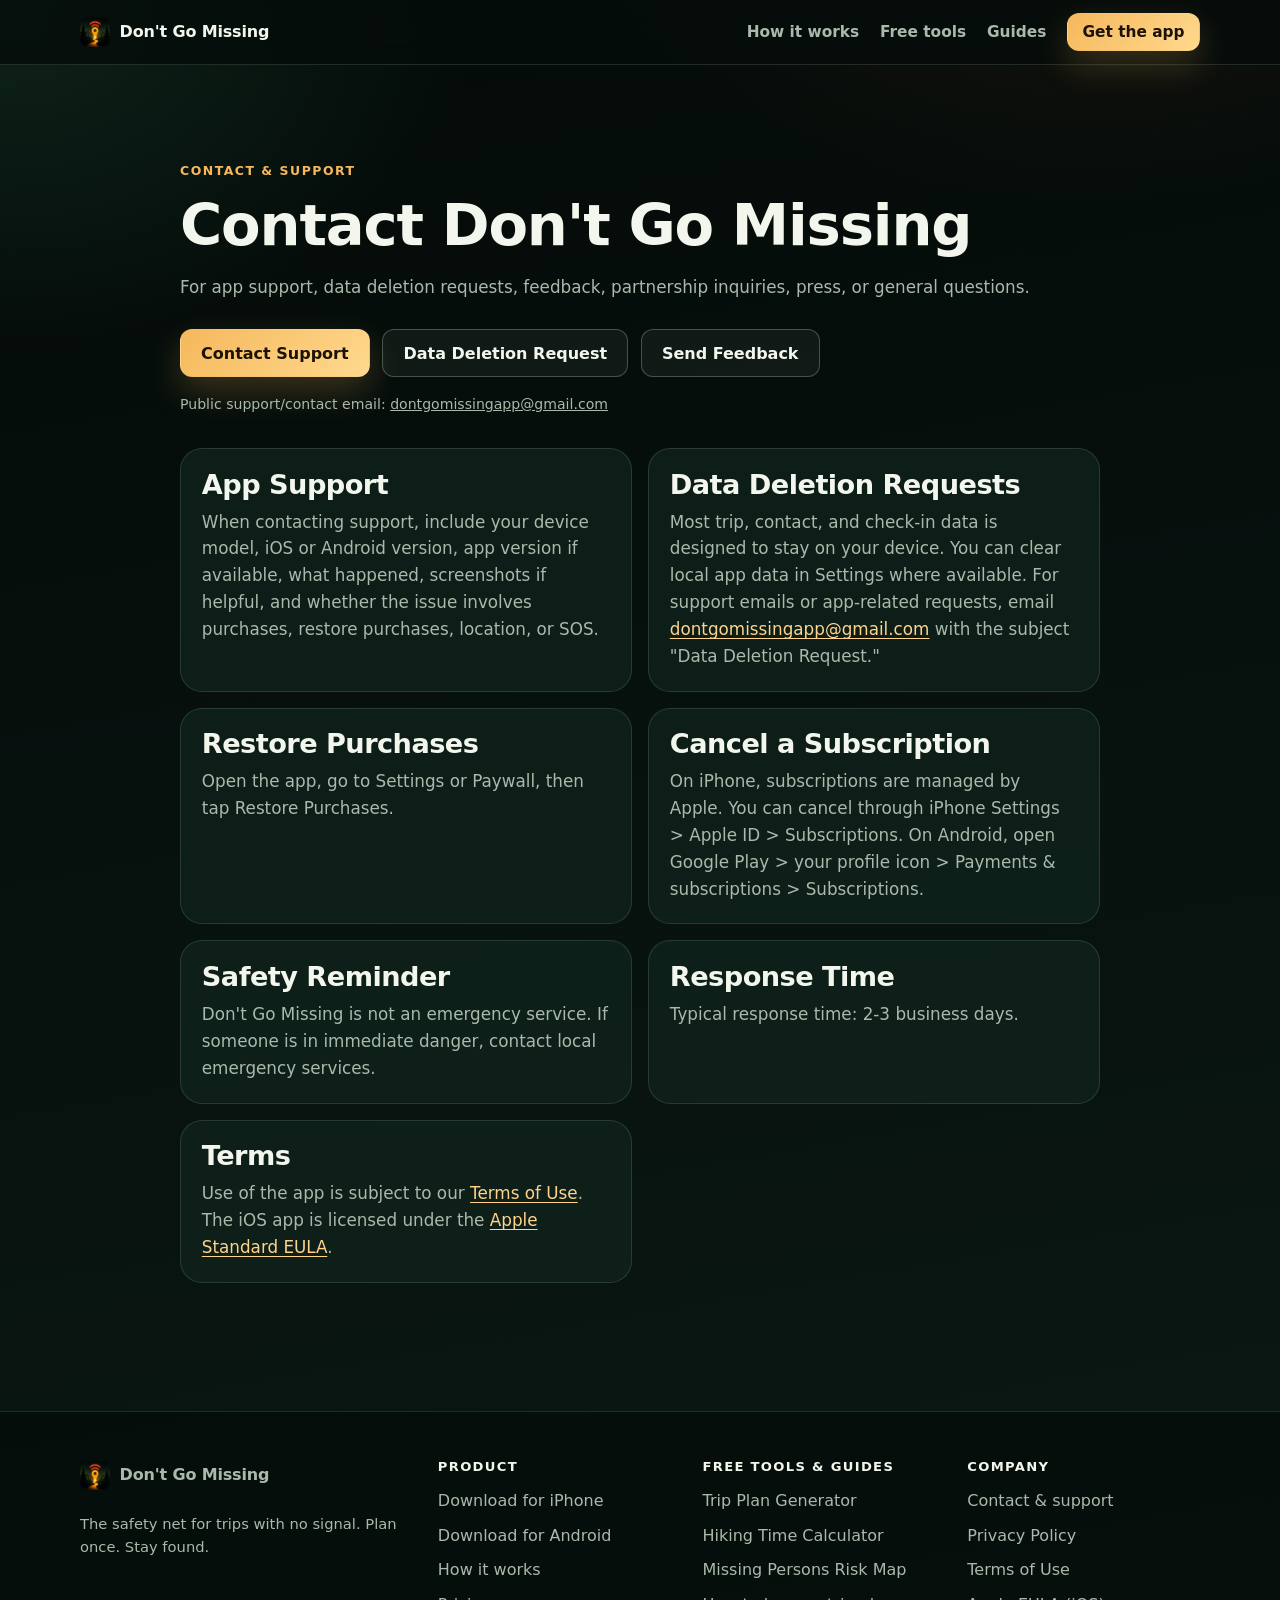
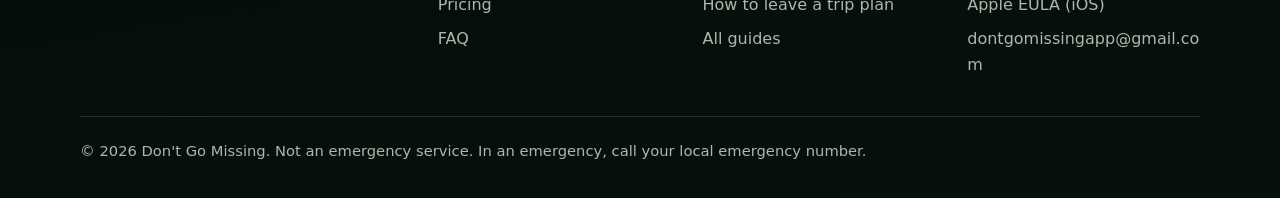
<file: contact/index.html>
<!doctype html>
<html lang="en">
<head>
  <meta charset="utf-8">
  <meta name="viewport" content="width=device-width, initial-scale=1">
  <title>Contact & Support — Don't Go Missing</title>
  <meta name="description" content="Contact Don't Go Missing for app support, data deletion requests, feedback, restore purchase help, and subscription questions.">
  <link rel="canonical" href="https://dontgomissing.com/contact/">
  <meta name="theme-color" content="#07110e">
  <meta name="apple-itunes-app" content="app-id=6768712827">
  <link rel="icon" href="/assets/favicon.svg" type="image/svg+xml">
  <link rel="apple-touch-icon" href="/assets/app-icon-180.png">
  <link rel="stylesheet" href="/assets/styles.css?v=20261127">
  <script type="application/ld+json">
  {
    "@context": "https://schema.org",
    "@graph": [
      {
        "@type": "Organization",
        "name": "Don't Go Missing",
        "url": "https://dontgomissing.com/",
        "email": "dontgomissingapp@gmail.com"
      },
      {
        "@type": "ContactPage",
        "name": "Contact & Support — Don't Go Missing",
        "url": "https://dontgomissing.com/contact/",
        "description": "Support page for Don't Go Missing app users."
      }
    ]
  }
  </script>
</head>
<body>
  <a class="skip-link" href="#main">Skip to content</a>

  <header class="site-header">
    <div class="wrap">
      <a class="brand" href="/" aria-label="Don't Go Missing home">
        <img src="/assets/app-icon-80.png" alt="" width="30" height="30">
        <span>Don't Go Missing</span>
      </a>
      <nav class="nav" aria-label="Primary">
        <a href="/#how">How it works</a>
        <a href="/tools/">Free tools</a>
        <a href="/guides/">Guides</a>
        <a class="button button-primary button-small" href="/download/?src=nav">Get the app</a>
      </nav>
    </div>
  </header>

  <main class="legal-page" id="main">
    <section class="legal-hero">
      <p class="eyebrow">Contact & support</p>
      <h1>Contact Don't Go Missing</h1>
      <p>For app support, data deletion requests, feedback, partnership inquiries, press, or general questions.</p>
      <div class="cta-row">
        <a class="button button-primary" href="mailto:dontgomissingapp@gmail.com?subject=Don't%20Go%20Missing%20Support">Contact Support</a>
        <a class="button button-secondary" href="mailto:dontgomissingapp@gmail.com?subject=Data%20Deletion%20Request">Data Deletion Request</a>
        <a class="button button-secondary" href="mailto:dontgomissingapp@gmail.com?subject=Feedback%20for%20Don't%20Go%20Missing">Send Feedback</a>
      </div>
      <p class="fine-print">Public support/contact email: <a href="mailto:dontgomissingapp@gmail.com">dontgomissingapp@gmail.com</a></p>
    </section>

    <section class="legal-content support-grid">
      <article>
        <h2>App Support</h2>
        <p>When contacting support, include your device model, iOS or Android version, app version if available, what happened, screenshots if helpful, and whether the issue involves purchases, restore purchases, location, or SOS.</p>
      </article>

      <article>
        <h2>Data Deletion Requests</h2>
        <p>Most trip, contact, and check-in data is designed to stay on your device. You can clear local app data in Settings where available. For support emails or app-related requests, email <a href="mailto:dontgomissingapp@gmail.com?subject=Data%20Deletion%20Request">dontgomissingapp@gmail.com</a> with the subject "Data Deletion Request."</p>
      </article>

      <article>
        <h2>Restore Purchases</h2>
        <p>Open the app, go to Settings or Paywall, then tap Restore Purchases.</p>
      </article>

      <article>
        <h2>Cancel a Subscription</h2>
        <p>On iPhone, subscriptions are managed by Apple. You can cancel through iPhone Settings &gt; Apple ID &gt; Subscriptions. On Android, open Google Play &gt; your profile icon &gt; Payments &amp; subscriptions &gt; Subscriptions.</p>
      </article>

      <article>
        <h2>Safety Reminder</h2>
        <p>Don't Go Missing is not an emergency service. If someone is in immediate danger, contact local emergency services.</p>
      </article>

      <article>
        <h2>Response Time</h2>
        <p>Typical response time: 2-3 business days.</p>
      </article>

      <article>
        <h2>Terms</h2>
        <p>Use of the app is subject to our <a href="/terms/">Terms of Use</a>. The iOS app is licensed under the <a href="https://www.apple.com/legal/internet-services/itunes/dev/stdeula/">Apple Standard EULA</a>.</p>
      </article>
    </section>
  </main>

  <footer class="site-footer">
    <div class="wrap">
      <div class="footer-grid">
        <div>
          <a class="brand" href="/"><img src="/assets/app-icon-80.png" alt="" width="30" height="30"><span>Don't Go Missing</span></a>
          <p style="margin-top:0.9rem">The safety net for trips with no signal. Plan once. Stay found.</p>
        </div>
        <div>
          <h4>Product</h4>
          <ul>
            <li><a href="https://apps.apple.com/app/apple-store/id6768712827?pt=127859278&amp;ct=contact_footer&amp;mt=8">Download for iPhone</a></li>
            <li><a href="https://play.google.com/store/apps/details?id=com.dontgomissing.app&amp;referrer=utm_source%3Dcontact_footer%26utm_medium%3Dwebsite">Download for Android</a></li>
            <li><a href="/#how">How it works</a></li>
            <li><a href="/#pricing">Pricing</a></li>
            <li><a href="/#faq">FAQ</a></li>
          </ul>
        </div>
        <div>
          <h4>Free tools &amp; guides</h4>
          <ul>
            <li><a href="/tools/trip-plan/">Trip Plan Generator</a></li>
            <li><a href="/tools/hiking-time-calculator/">Hiking Time Calculator</a></li>
            <li><a href="/tools/risk-map/">Missing Persons Risk Map</a></li>
            <li><a href="/guides/hiking-trip-plan/">How to leave a trip plan</a></li>
            <li><a href="/guides/">All guides</a></li>
          </ul>
        </div>
        <div>
          <h4>Company</h4>
          <ul>
            <li><a href="/contact/">Contact &amp; support</a></li>
            <li><a href="/privacy/">Privacy Policy</a></li>
            <li><a href="/terms/">Terms of Use</a></li>
            <li><a href="https://www.apple.com/legal/internet-services/itunes/dev/stdeula/">Apple EULA (iOS)</a></li>
            <li><a href="mailto:dontgomissingapp@gmail.com">dontgomissingapp@gmail.com</a></li>
          </ul>
        </div>
      </div>
      <p class="footer-bottom">&copy; 2026 Don't Go Missing. Not an emergency service. In an emergency, call your local emergency number.</p>
    </div>
  </footer>
</body>
</html>
</file>
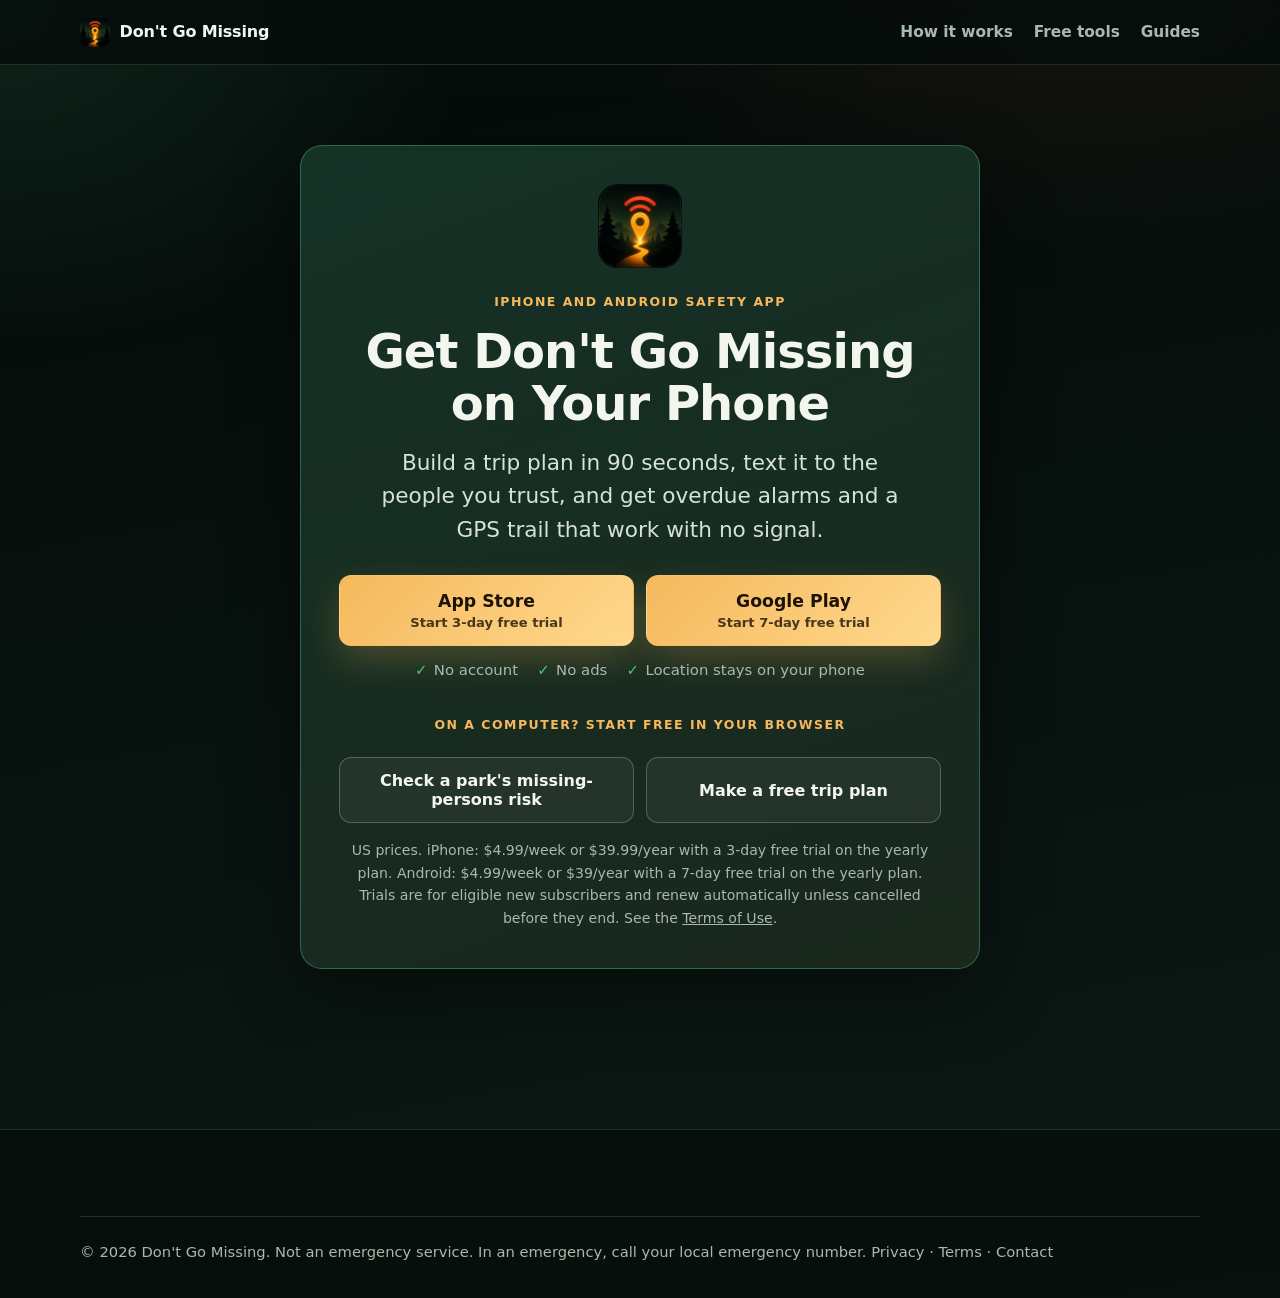
<file: download/index.html>
<!doctype html>
<html lang="en">
<head>
  <meta charset="utf-8">
  <meta name="viewport" content="width=device-width, initial-scale=1">
  <title>Get Don't Go Missing for iPhone or Android</title>
  <meta name="robots" content="noindex, follow">
  <meta name="description" content="Download Don't Go Missing, the hiking safety app with trip plans and overdue alarms that work with no signal. Free trial on the App Store and Google Play.">
  <link rel="canonical" href="https://dontgomissing.com/download/">
  <meta name="theme-color" content="#07110e">
  <script>
  (function () {
    'use strict';
    var src = 'website';
    var match = /[?&]src=([^&#]*)/.exec(window.location.search);
    if (match) {
      var raw = '';
      try { raw = decodeURIComponent(match[1].replace(/\+/g, ' ')); } catch (e) { raw = ''; }
      var clean = raw.replace(/[^a-zA-Z0-9_-]/g, '').slice(0, 40);
      if (/^[a-zA-Z0-9_-]{1,40}$/.test(clean)) src = clean;
    }
    var iosUrl = 'https://apps.apple.com/app/apple-store/id6768712827?pt=127859278&ct=' + src + '&mt=8';
    var androidUrl = 'https://play.google.com/store/apps/details?id=com.dontgomissing.app&referrer=utm_source%3D' + src + '%26utm_medium%3Dsmartlink';
    window.DGM_DOWNLOAD = { src: src, ios: iosUrl, android: androidUrl };

    var ua = navigator.userAgent || '';
    var isIOS = /iPhone|iPad|iPod/i.test(ua) || (/Macintosh/i.test(ua) && navigator.maxTouchPoints > 1);
    var isAndroid = /Android/i.test(ua);
    var stay = /[?&]noredirect=1(&|$)/.test(window.location.search);
    if (stay) return;
    if (isIOS) {
      document.documentElement.className += ' is-redirecting';
      window.location.replace(iosUrl);
    } else if (isAndroid) {
      document.documentElement.className += ' is-redirecting';
      window.location.replace(androidUrl);
    }
  })();
  </script>
  <link rel="icon" href="/assets/favicon.svg" type="image/svg+xml">
  <link rel="apple-touch-icon" href="/assets/app-icon-180.png">
  <link rel="stylesheet" href="/assets/styles.css?v=20261127">
</head>
<body>
  <a class="skip-link" href="#main">Skip to content</a>

  <header class="site-header">
    <div class="wrap">
      <a class="brand" href="/" aria-label="Don't Go Missing home">
        <img src="/assets/app-icon-80.png" alt="" width="30" height="30">
        <span>Don't Go Missing</span>
      </a>
      <nav class="nav" aria-label="Primary">
        <a href="/#how">How it works</a>
        <a href="/tools/">Free tools</a>
        <a href="/guides/">Guides</a>
      </nav>
    </div>
  </header>

  <main id="main" class="download-page">
    <div class="wrap">
      <div class="download-card">
        <img src="/assets/app-icon-180.png" alt="Don't Go Missing app icon" width="84" height="84">
        <p class="eyebrow">iPhone and Android safety app</p>
        <h1>Get Don't Go Missing on Your Phone</h1>
        <p class="lead">Build a trip plan in 90 seconds, text it to the people you trust, and get overdue alarms and a GPS trail that work with no signal.</p>
        <p class="download-redirecting" id="dl-redirecting" hidden>Opening your app store&hellip; If nothing happens, tap your store below.</p>

        <div class="download-stores">
          <a class="button button-primary button-large" id="dl-ios" href="https://apps.apple.com/app/apple-store/id6768712827?pt=127859278&amp;ct=website&amp;mt=8">
            <span>App Store</span>
            <small>Start 3-day free trial</small>
          </a>
          <a class="button button-primary button-large" id="dl-android" href="https://play.google.com/store/apps/details?id=com.dontgomissing.app&amp;referrer=utm_source%3Dwebsite%26utm_medium%3Dsmartlink">
            <span>Google Play</span>
            <small>Start 7-day free trial</small>
          </a>
        </div>
        <ul class="trust-line" style="justify-content:center">
          <li>No account</li>
          <li>No ads</li>
          <li>Location stays on your phone</li>
        </ul>

        <p class="eyebrow" style="margin-top:2rem">On a computer? Start free in your browser</p>
        <div class="download-free">
          <a class="button button-secondary" href="/tools/risk-map/">Check a park's missing-persons risk</a>
          <a class="button button-secondary" href="/tools/trip-plan/">Make a free trip plan</a>
        </div>

        <p class="fine-print">US prices. iPhone: $4.99/week or $39.99/year with a 3-day free trial on the yearly plan. Android: $4.99/week or $39/year with a 7-day free trial on the yearly plan. Trials are for eligible new subscribers and renew automatically unless cancelled before they end. See the <a href="/terms/">Terms of Use</a>.</p>
      </div>
    </div>
  </main>

  <footer class="site-footer">
    <div class="wrap">
      <p class="footer-bottom">&copy; 2026 Don't Go Missing. Not an emergency service. In an emergency, call your local emergency number. <a href="/privacy/">Privacy</a> &middot; <a href="/terms/">Terms</a> &middot; <a href="/contact/">Contact</a></p>
    </div>
  </footer>

  <script>
  (function () {
    var d = window.DGM_DOWNLOAD;
    if (!d) return;
    document.getElementById('dl-ios').href = d.ios;
    document.getElementById('dl-android').href = d.android;
    if (/\bis-redirecting\b/.test(document.documentElement.className)) {
      document.getElementById('dl-redirecting').hidden = false;
    }
  })();
  </script>
</body>
</html>
</file>
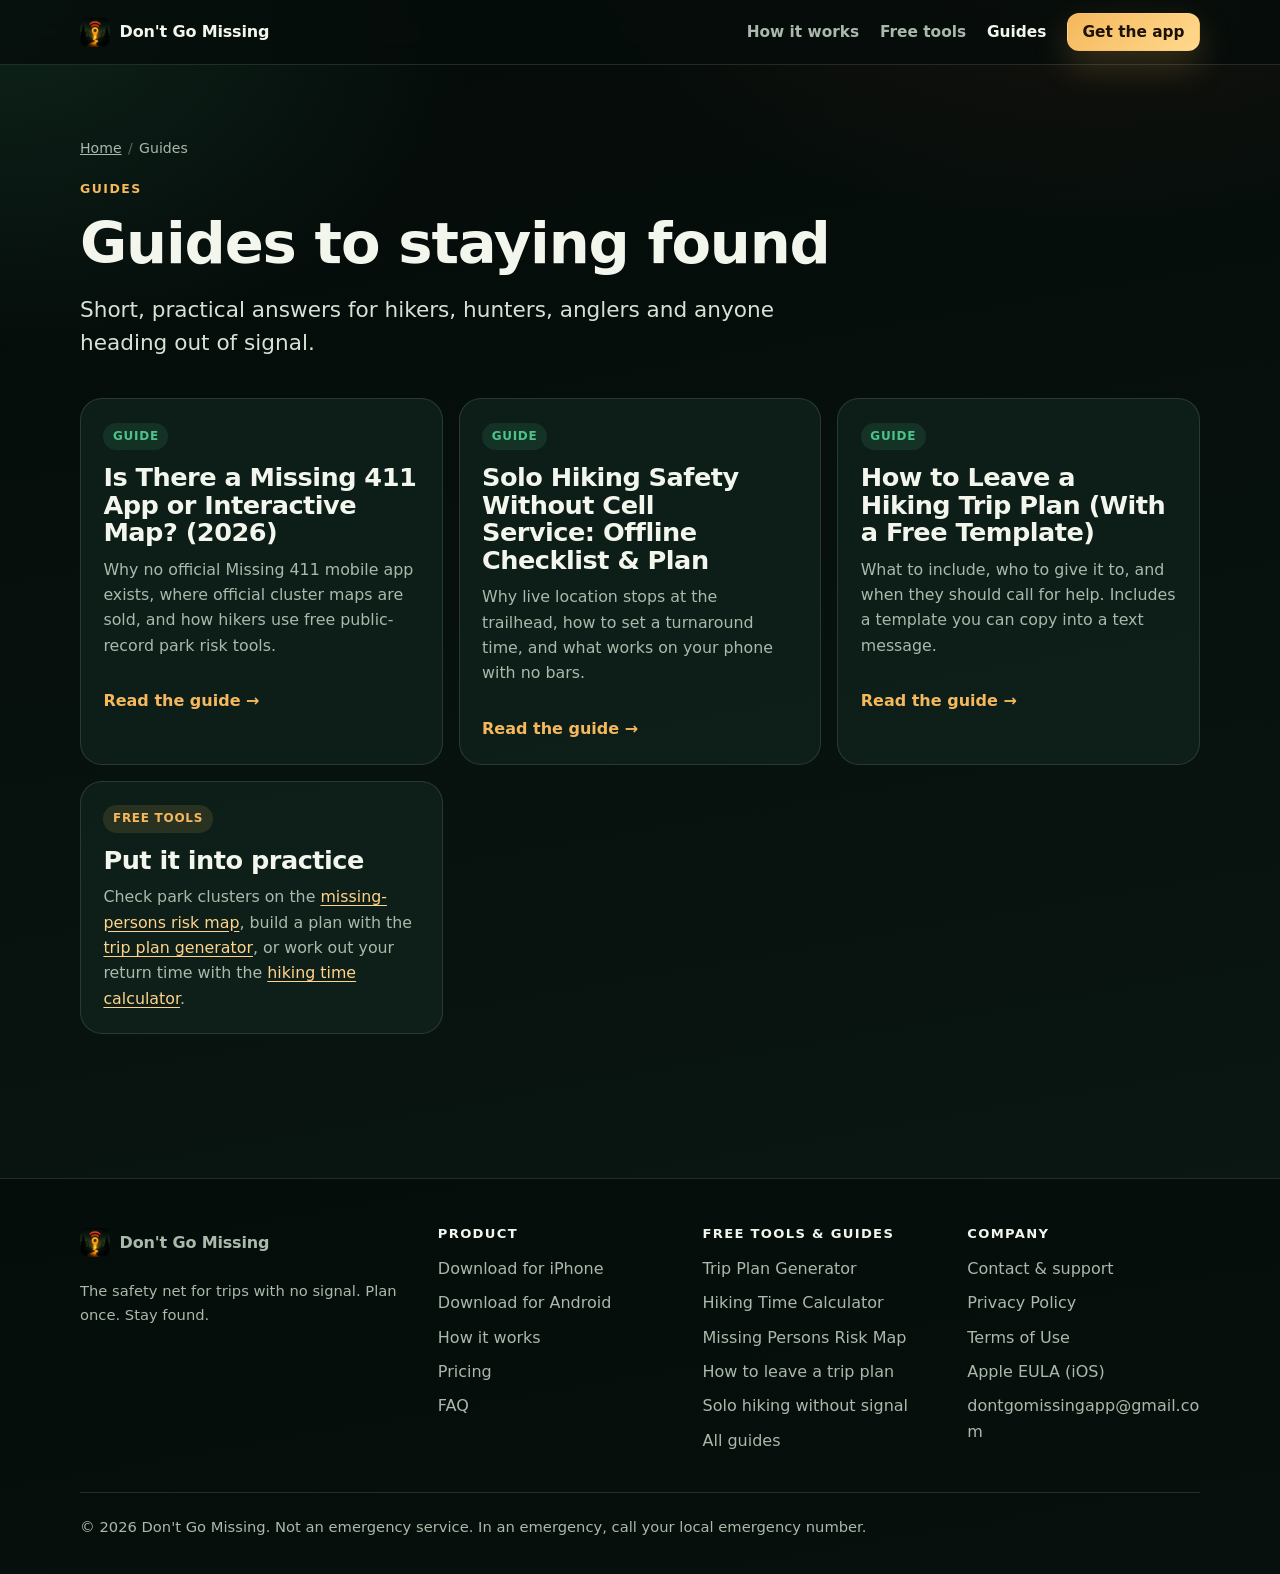
<file: guides/index.html>
<!doctype html>
<html lang="en">
<head>
  <meta charset="utf-8">
  <meta name="viewport" content="width=device-width, initial-scale=1">
  <title>Hiking &amp; Backcountry Safety Guides | Don't Go Missing</title>
  <meta name="description" content="Practical guides to staying found: how to leave a trip plan, set a turnaround time, and make sure someone knows where to look if you are overdue.">
  <link rel="canonical" href="https://dontgomissing.com/guides/">
  <meta name="apple-itunes-app" content="app-id=6768712827">
  <meta property="og:site_name" content="Don't Go Missing">
  <meta property="og:title" content="Hiking &amp; Backcountry Safety Guides | Don't Go Missing">
  <meta property="og:description" content="Practical guides to staying found: how to leave a trip plan, set a turnaround time, and make sure someone knows where to look if you are overdue.">
  <meta property="og:type" content="website">
  <meta property="og:url" content="https://dontgomissing.com/guides/">
  <meta property="og:image" content="https://dontgomissing.com/assets/og-preview.webp">
  <meta name="twitter:card" content="summary_large_image">
  <meta name="theme-color" content="#07110e">
  <link rel="icon" href="/assets/favicon.svg" type="image/svg+xml">
  <link rel="apple-touch-icon" href="/assets/app-icon-180.png">
  <link rel="stylesheet" href="/assets/styles.css?v=20261127">
  <script type="application/ld+json">
  {
    "@context": "https://schema.org",
    "@type": "BreadcrumbList",
    "itemListElement": [
      { "@type": "ListItem", "position": 1, "name": "Home", "item": "https://dontgomissing.com/" },
      { "@type": "ListItem", "position": 2, "name": "Guides", "item": "https://dontgomissing.com/guides/" }
    ]
  }
  </script>
</head>
<body>
  <a class="skip-link" href="#main">Skip to content</a>

  <header class="site-header">
    <div class="wrap">
      <a class="brand" href="/" aria-label="Don't Go Missing home">
        <img src="/assets/app-icon-80.png" alt="" width="30" height="30">
        <span>Don't Go Missing</span>
      </a>
      <nav class="nav" aria-label="Primary">
        <a href="/#how">How it works</a>
        <a href="/tools/">Free tools</a>
        <a href="/guides/" aria-current="page">Guides</a>
        <a class="button button-primary button-small" href="/download/?src=nav">Get the app</a>
      </nav>
    </div>
  </header>

  <main id="main">
    <section class="page-hero">
      <div class="wrap">
        <ol class="breadcrumbs">
          <li><a href="/">Home</a></li>
          <li>Guides</li>
        </ol>
        <p class="eyebrow">Guides</p>
        <h1>Guides to staying found</h1>
        <p class="lead">Short, practical answers for hikers, hunters, anglers and anyone heading out of signal.</p>
      </div>
    </section>

    <section class="section-tight" style="padding-top:0">
      <div class="wrap grid grid-3">
        <a class="card card-link" href="/guides/is-there-a-missing-411-app-or-map/">
          <span class="tag">Guide</span>
          <h2 style="font-size:1.6rem;margin-bottom:0.6rem">Is There a Missing 411 App or Interactive Map? (2026)</h2>
          <p>Why no official Missing 411 mobile app exists, where official cluster maps are sold, and how hikers use free public-record park risk tools.</p>
          <span class="arrow">Read the guide &rarr;</span>
        </a>
        <a class="card card-link" href="/guides/solo-hiking-safety-no-cell-service/">
          <span class="tag">Guide</span>
          <h2 style="font-size:1.6rem;margin-bottom:0.6rem">Solo Hiking Safety Without Cell Service: Offline Checklist &amp; Plan</h2>
          <p>Why live location stops at the trailhead, how to set a turnaround time, and what works on your phone with no bars.</p>
          <span class="arrow">Read the guide &rarr;</span>
        </a>
        <a class="card card-link" href="/guides/hiking-trip-plan/">
          <span class="tag">Guide</span>
          <h2 style="font-size:1.6rem;margin-bottom:0.6rem">How to Leave a Hiking Trip Plan (With a Free Template)</h2>
          <p>What to include, who to give it to, and when they should call for help. Includes a template you can copy into a text message.</p>
          <span class="arrow">Read the guide &rarr;</span>
        </a>
        <div class="card">
          <span class="tag amber">Free tools</span>
          <h2 style="font-size:1.6rem;margin-bottom:0.6rem">Put it into practice</h2>
          <p>Check park clusters on the <a class="text-link" href="/tools/risk-map/">missing-persons risk map</a>, build a plan with the <a class="text-link" href="/tools/trip-plan/">trip plan generator</a>, or work out your return time with the <a class="text-link" href="/tools/hiking-time-calculator/">hiking time calculator</a>.</p>
        </div>
      </div>
    </section>
  </main>

  <footer class="site-footer">
    <div class="wrap">
      <div class="footer-grid">
        <div>
          <a class="brand" href="/"><img src="/assets/app-icon-80.png" alt="" width="30" height="30"><span>Don't Go Missing</span></a>
          <p style="margin-top:0.9rem">The safety net for trips with no signal. Plan once. Stay found.</p>
        </div>
        <div>
          <h4>Product</h4>
          <ul>
            <li><a href="https://apps.apple.com/app/apple-store/id6768712827?pt=127859278&amp;ct=guides_hub_footer&amp;mt=8">Download for iPhone</a></li>
            <li><a href="https://play.google.com/store/apps/details?id=com.dontgomissing.app&amp;referrer=utm_source%3Dguides_hub_footer%26utm_medium%3Dwebsite">Download for Android</a></li>
            <li><a href="/#how">How it works</a></li>
            <li><a href="/#pricing">Pricing</a></li>
            <li><a href="/#faq">FAQ</a></li>
          </ul>
        </div>
        <div>
          <h4>Free tools &amp; guides</h4>
          <ul>
            <li><a href="/tools/trip-plan/">Trip Plan Generator</a></li>
            <li><a href="/tools/hiking-time-calculator/">Hiking Time Calculator</a></li>
            <li><a href="/tools/risk-map/">Missing Persons Risk Map</a></li>
            <li><a href="/guides/hiking-trip-plan/">How to leave a trip plan</a></li>
            <li><a href="/guides/solo-hiking-safety-no-cell-service/">Solo hiking without signal</a></li>
            <li><a href="/guides/">All guides</a></li>
          </ul>
        </div>
        <div>
          <h4>Company</h4>
          <ul>
            <li><a href="/contact/">Contact &amp; support</a></li>
            <li><a href="/privacy/">Privacy Policy</a></li>
            <li><a href="/terms/">Terms of Use</a></li>
            <li><a href="https://www.apple.com/legal/internet-services/itunes/dev/stdeula/">Apple EULA (iOS)</a></li>
            <li><a href="mailto:dontgomissingapp@gmail.com">dontgomissingapp@gmail.com</a></li>
          </ul>
        </div>
      </div>
      <p class="footer-bottom">&copy; 2026 Don't Go Missing. Not an emergency service. In an emergency, call your local emergency number.</p>
    </div>
  </footer>
</body>
</html>
</file>
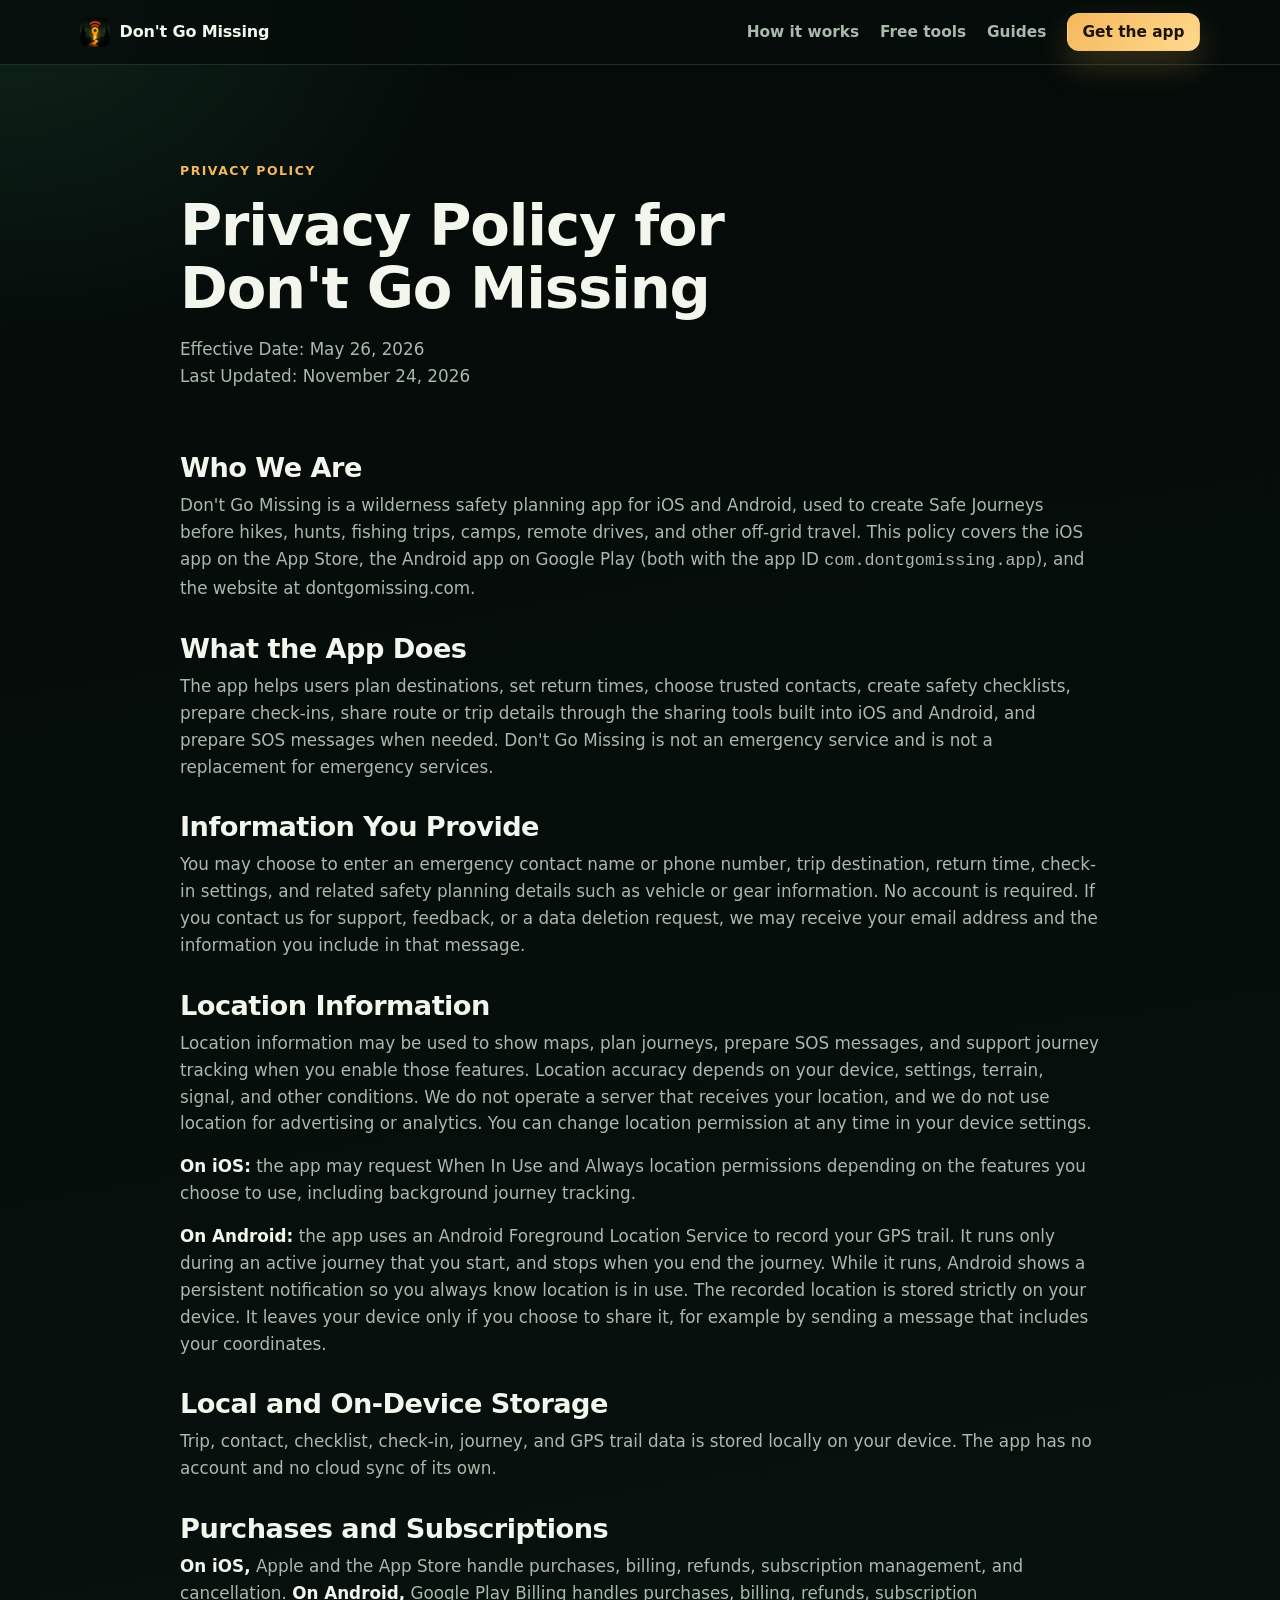
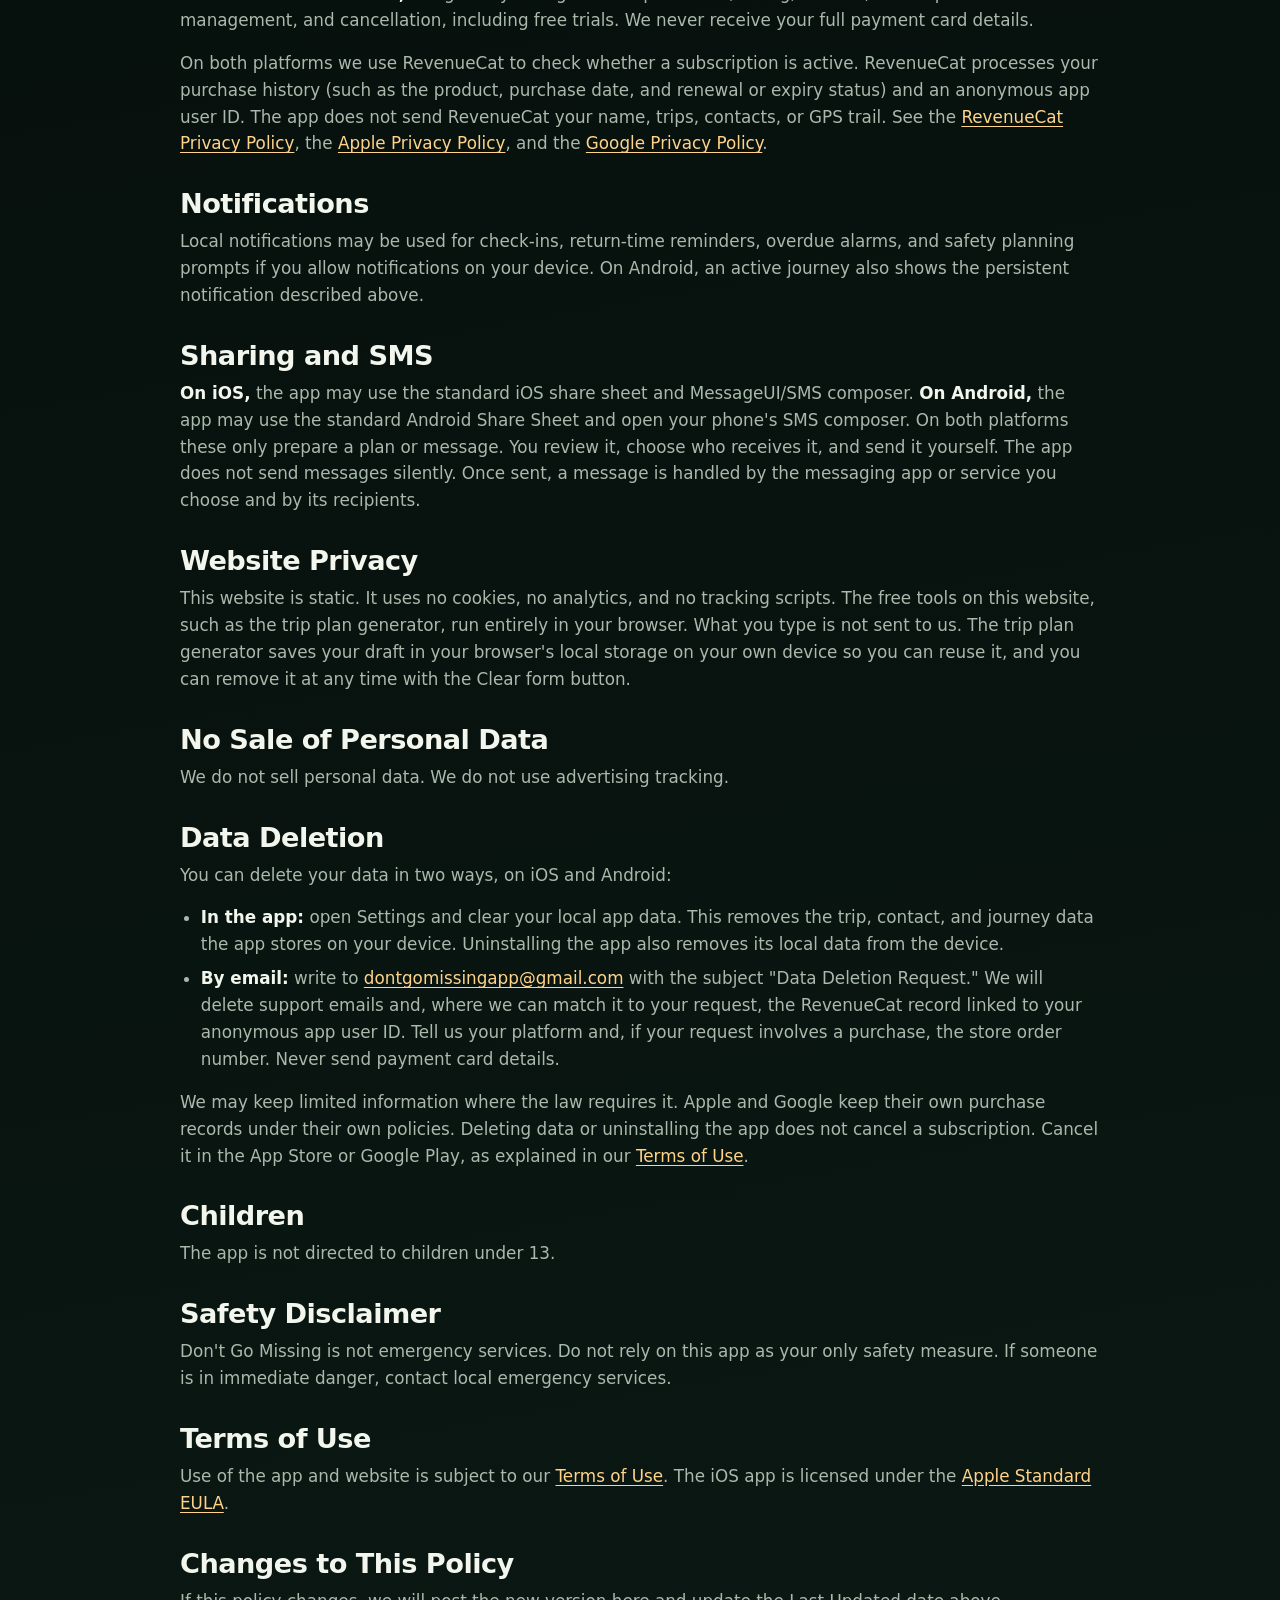
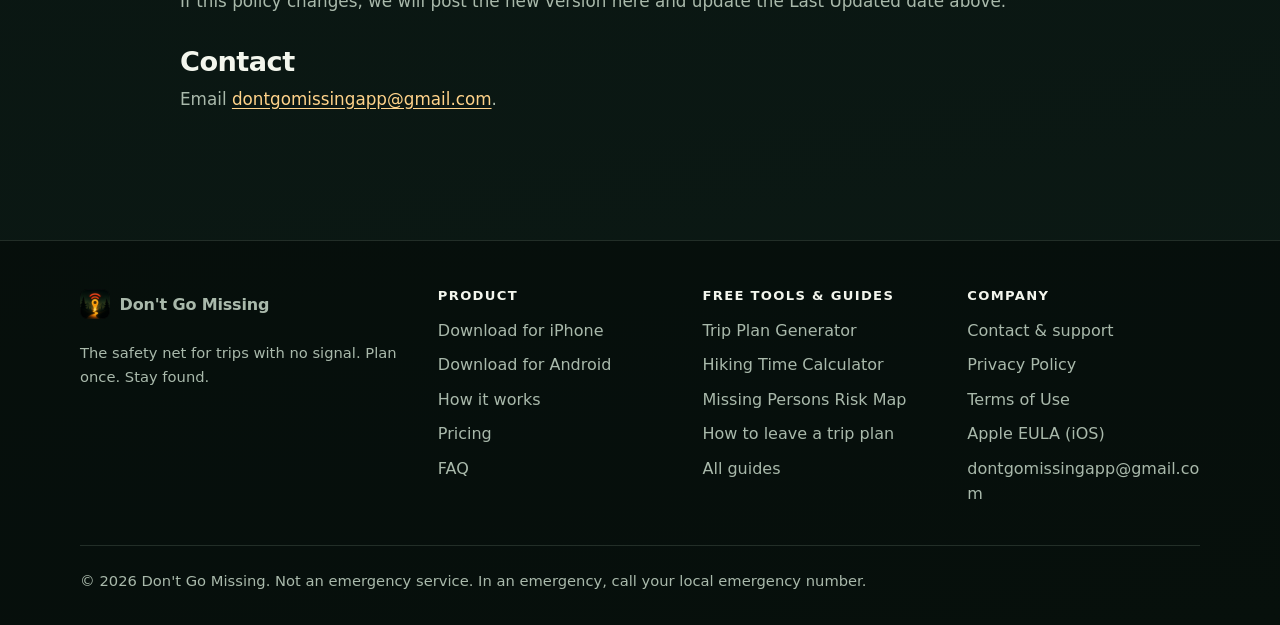
<file: privacy/index.html>
<!doctype html>
<html lang="en">
<head>
  <meta charset="utf-8">
  <meta name="viewport" content="width=device-width, initial-scale=1">
  <title>Privacy Policy | Don't Go Missing</title>
  <meta name="description" content="Privacy Policy for the Don't Go Missing iOS and Android apps and website: on-device location, purchases, sharing and data deletion.">
  <link rel="canonical" href="https://dontgomissing.com/privacy/">
  <meta name="theme-color" content="#07110e">
  <meta name="apple-itunes-app" content="app-id=6768712827">
  <link rel="icon" href="/assets/favicon.svg" type="image/svg+xml">
  <link rel="apple-touch-icon" href="/assets/app-icon-180.png">
  <link rel="stylesheet" href="/assets/styles.css?v=20261127">
  <script type="application/ld+json">
  {
    "@context": "https://schema.org",
    "@type": "WebPage",
    "@id": "https://dontgomissing.com/privacy/#webpage",
    "name": "Privacy Policy",
    "url": "https://dontgomissing.com/privacy/",
    "description": "Privacy Policy for the Don't Go Missing iOS and Android apps and website: on-device location, purchases, sharing and data deletion.",
    "inLanguage": "en",
    "datePublished": "2026-05-26",
    "dateModified": "2026-11-24",
    "isPartOf": { "@id": "https://dontgomissing.com/#website" },
    "publisher": { "@id": "https://dontgomissing.com/#org" }
  }
  </script>
</head>
<body>
  <a class="skip-link" href="#main">Skip to content</a>

  <header class="site-header">
    <div class="wrap">
      <a class="brand" href="/" aria-label="Don't Go Missing home">
        <img src="/assets/app-icon-80.png" alt="" width="30" height="30">
        <span>Don't Go Missing</span>
      </a>
      <nav class="nav" aria-label="Primary">
        <a href="/#how">How it works</a>
        <a href="/tools/">Free tools</a>
        <a href="/guides/">Guides</a>
        <a class="button button-primary button-small" href="/download/?src=nav">Get the app</a>
      </nav>
    </div>
  </header>

  <main class="legal-page" id="main">
    <section class="legal-hero">
      <p class="eyebrow">Privacy Policy</p>
      <h1>Privacy Policy for Don't Go Missing</h1>
      <p>Effective Date: May 26, 2026<br>Last Updated: November 24, 2026</p>
    </section>

    <section class="legal-content">
      <h2>Who We Are</h2>
      <p>Don't Go Missing is a wilderness safety planning app for iOS and Android, used to create Safe Journeys before hikes, hunts, fishing trips, camps, remote drives, and other off-grid travel. This policy covers the iOS app on the App Store, the Android app on Google Play (both with the app ID <code>com.dontgomissing.app</code>), and the website at dontgomissing.com.</p>

      <h2>What the App Does</h2>
      <p>The app helps users plan destinations, set return times, choose trusted contacts, create safety checklists, prepare check-ins, share route or trip details through the sharing tools built into iOS and Android, and prepare SOS messages when needed. Don't Go Missing is not an emergency service and is not a replacement for emergency services.</p>

      <h2>Information You Provide</h2>
      <p>You may choose to enter an emergency contact name or phone number, trip destination, return time, check-in settings, and related safety planning details such as vehicle or gear information. No account is required. If you contact us for support, feedback, or a data deletion request, we may receive your email address and the information you include in that message.</p>

      <h2 id="location">Location Information</h2>
      <p>Location information may be used to show maps, plan journeys, prepare SOS messages, and support journey tracking when you enable those features. Location accuracy depends on your device, settings, terrain, signal, and other conditions. We do not operate a server that receives your location, and we do not use location for advertising or analytics. You can change location permission at any time in your device settings.</p>
      <p><strong>On iOS:</strong> the app may request When In Use and Always location permissions depending on the features you choose to use, including background journey tracking.</p>
      <p id="android-location"><strong>On Android:</strong> the app uses an Android Foreground Location Service to record your GPS trail. It runs only during an active journey that you start, and stops when you end the journey. While it runs, Android shows a persistent notification so you always know location is in use. The recorded location is stored strictly on your device. It leaves your device only if you choose to share it, for example by sending a message that includes your coordinates.</p>

      <h2>Local and On-Device Storage</h2>
      <p>Trip, contact, checklist, check-in, journey, and GPS trail data is stored locally on your device. The app has no account and no cloud sync of its own.</p>

      <h2 id="purchases">Purchases and Subscriptions</h2>
      <p><strong>On iOS,</strong> Apple and the App Store handle purchases, billing, refunds, subscription management, and cancellation. <strong>On Android,</strong> Google Play Billing handles purchases, billing, refunds, subscription management, and cancellation, including free trials. We never receive your full payment card details.</p>
      <p>On both platforms we use RevenueCat to check whether a subscription is active. RevenueCat processes your purchase history (such as the product, purchase date, and renewal or expiry status) and an anonymous app user ID. The app does not send RevenueCat your name, trips, contacts, or GPS trail. See the <a href="https://www.revenuecat.com/privacy">RevenueCat Privacy Policy</a>, the <a href="https://www.apple.com/legal/privacy/">Apple Privacy Policy</a>, and the <a href="https://policies.google.com/privacy">Google Privacy Policy</a>.</p>

      <h2>Notifications</h2>
      <p>Local notifications may be used for check-ins, return-time reminders, overdue alarms, and safety planning prompts if you allow notifications on your device. On Android, an active journey also shows the persistent notification described above.</p>

      <h2>Sharing and SMS</h2>
      <p><strong>On iOS,</strong> the app may use the standard iOS share sheet and MessageUI/SMS composer. <strong>On Android,</strong> the app may use the standard Android Share Sheet and open your phone's SMS composer. On both platforms these only prepare a plan or message. You review it, choose who receives it, and send it yourself. The app does not send messages silently. Once sent, a message is handled by the messaging app or service you choose and by its recipients.</p>

      <h2>Website Privacy</h2>
      <p>This website is static. It uses no cookies, no analytics, and no tracking scripts. The free tools on this website, such as the trip plan generator, run entirely in your browser. What you type is not sent to us. The trip plan generator saves your draft in your browser's local storage on your own device so you can reuse it, and you can remove it at any time with the Clear form button.</p>

      <h2>No Sale of Personal Data</h2>
      <p>We do not sell personal data. We do not use advertising tracking.</p>

      <h2 id="data-deletion">Data Deletion</h2>
      <p>You can delete your data in two ways, on iOS and Android:</p>
      <ul>
        <li><strong>In the app:</strong> open Settings and clear your local app data. This removes the trip, contact, and journey data the app stores on your device. Uninstalling the app also removes its local data from the device.</li>
        <li><strong>By email:</strong> write to <a href="mailto:dontgomissingapp@gmail.com?subject=Data%20Deletion%20Request">dontgomissingapp@gmail.com</a> with the subject "Data Deletion Request." We will delete support emails and, where we can match it to your request, the RevenueCat record linked to your anonymous app user ID. Tell us your platform and, if your request involves a purchase, the store order number. Never send payment card details.</li>
      </ul>
      <p>We may keep limited information where the law requires it. Apple and Google keep their own purchase records under their own policies. Deleting data or uninstalling the app does not cancel a subscription. Cancel it in the App Store or Google Play, as explained in our <a href="/terms/#subscriptions">Terms of Use</a>.</p>

      <h2>Children</h2>
      <p>The app is not directed to children under 13.</p>

      <h2>Safety Disclaimer</h2>
      <p>Don't Go Missing is not emergency services. Do not rely on this app as your only safety measure. If someone is in immediate danger, contact local emergency services.</p>

      <h2>Terms of Use</h2>
      <p>Use of the app and website is subject to our <a href="/terms/">Terms of Use</a>. The iOS app is licensed under the <a href="https://www.apple.com/legal/internet-services/itunes/dev/stdeula/">Apple Standard EULA</a>.</p>

      <h2>Changes to This Policy</h2>
      <p>If this policy changes, we will post the new version here and update the Last Updated date above.</p>

      <h2>Contact</h2>
      <p>Email <a href="mailto:dontgomissingapp@gmail.com?subject=Don't%20Go%20Missing%20Support">dontgomissingapp@gmail.com</a>.</p>
    </section>
  </main>

  <footer class="site-footer">
    <div class="wrap">
      <div class="footer-grid">
        <div>
          <a class="brand" href="/"><img src="/assets/app-icon-80.png" alt="" width="30" height="30"><span>Don't Go Missing</span></a>
          <p style="margin-top:0.9rem">The safety net for trips with no signal. Plan once. Stay found.</p>
        </div>
        <div>
          <h4>Product</h4>
          <ul>
            <li><a href="https://apps.apple.com/app/apple-store/id6768712827?pt=127859278&amp;ct=privacy_footer&amp;mt=8">Download for iPhone</a></li>
            <li><a href="https://play.google.com/store/apps/details?id=com.dontgomissing.app&amp;referrer=utm_source%3Dprivacy_footer%26utm_medium%3Dwebsite">Download for Android</a></li>
            <li><a href="/#how">How it works</a></li>
            <li><a href="/#pricing">Pricing</a></li>
            <li><a href="/#faq">FAQ</a></li>
          </ul>
        </div>
        <div>
          <h4>Free tools &amp; guides</h4>
          <ul>
            <li><a href="/tools/trip-plan/">Trip Plan Generator</a></li>
            <li><a href="/tools/hiking-time-calculator/">Hiking Time Calculator</a></li>
            <li><a href="/tools/risk-map/">Missing Persons Risk Map</a></li>
            <li><a href="/guides/hiking-trip-plan/">How to leave a trip plan</a></li>
            <li><a href="/guides/">All guides</a></li>
          </ul>
        </div>
        <div>
          <h4>Company</h4>
          <ul>
            <li><a href="/contact/">Contact &amp; support</a></li>
            <li><a href="/privacy/">Privacy Policy</a></li>
            <li><a href="/terms/">Terms of Use</a></li>
            <li><a href="https://www.apple.com/legal/internet-services/itunes/dev/stdeula/">Apple EULA (iOS)</a></li>
            <li><a href="mailto:dontgomissingapp@gmail.com">dontgomissingapp@gmail.com</a></li>
          </ul>
        </div>
      </div>
      <p class="footer-bottom">&copy; 2026 Don't Go Missing. Not an emergency service. In an emergency, call your local emergency number.</p>
    </div>
  </footer>
</body>
</html>
</file>
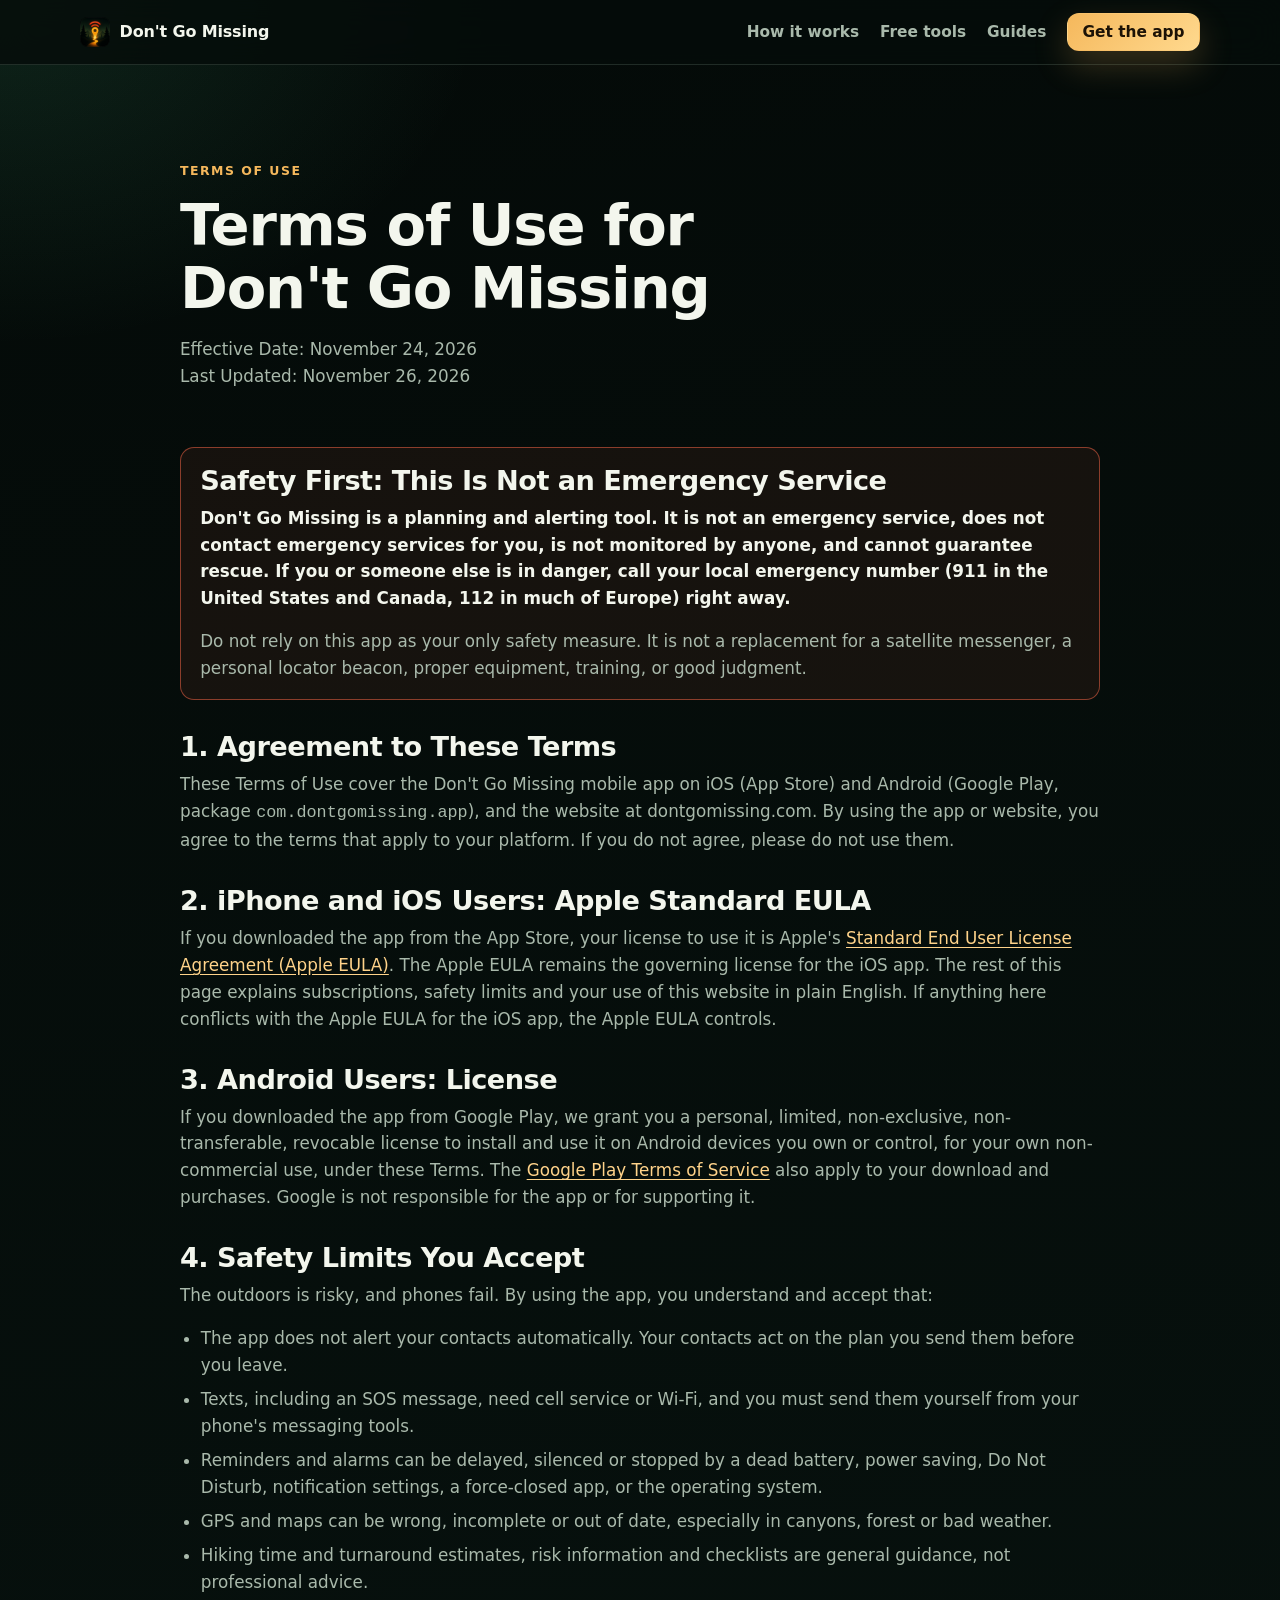
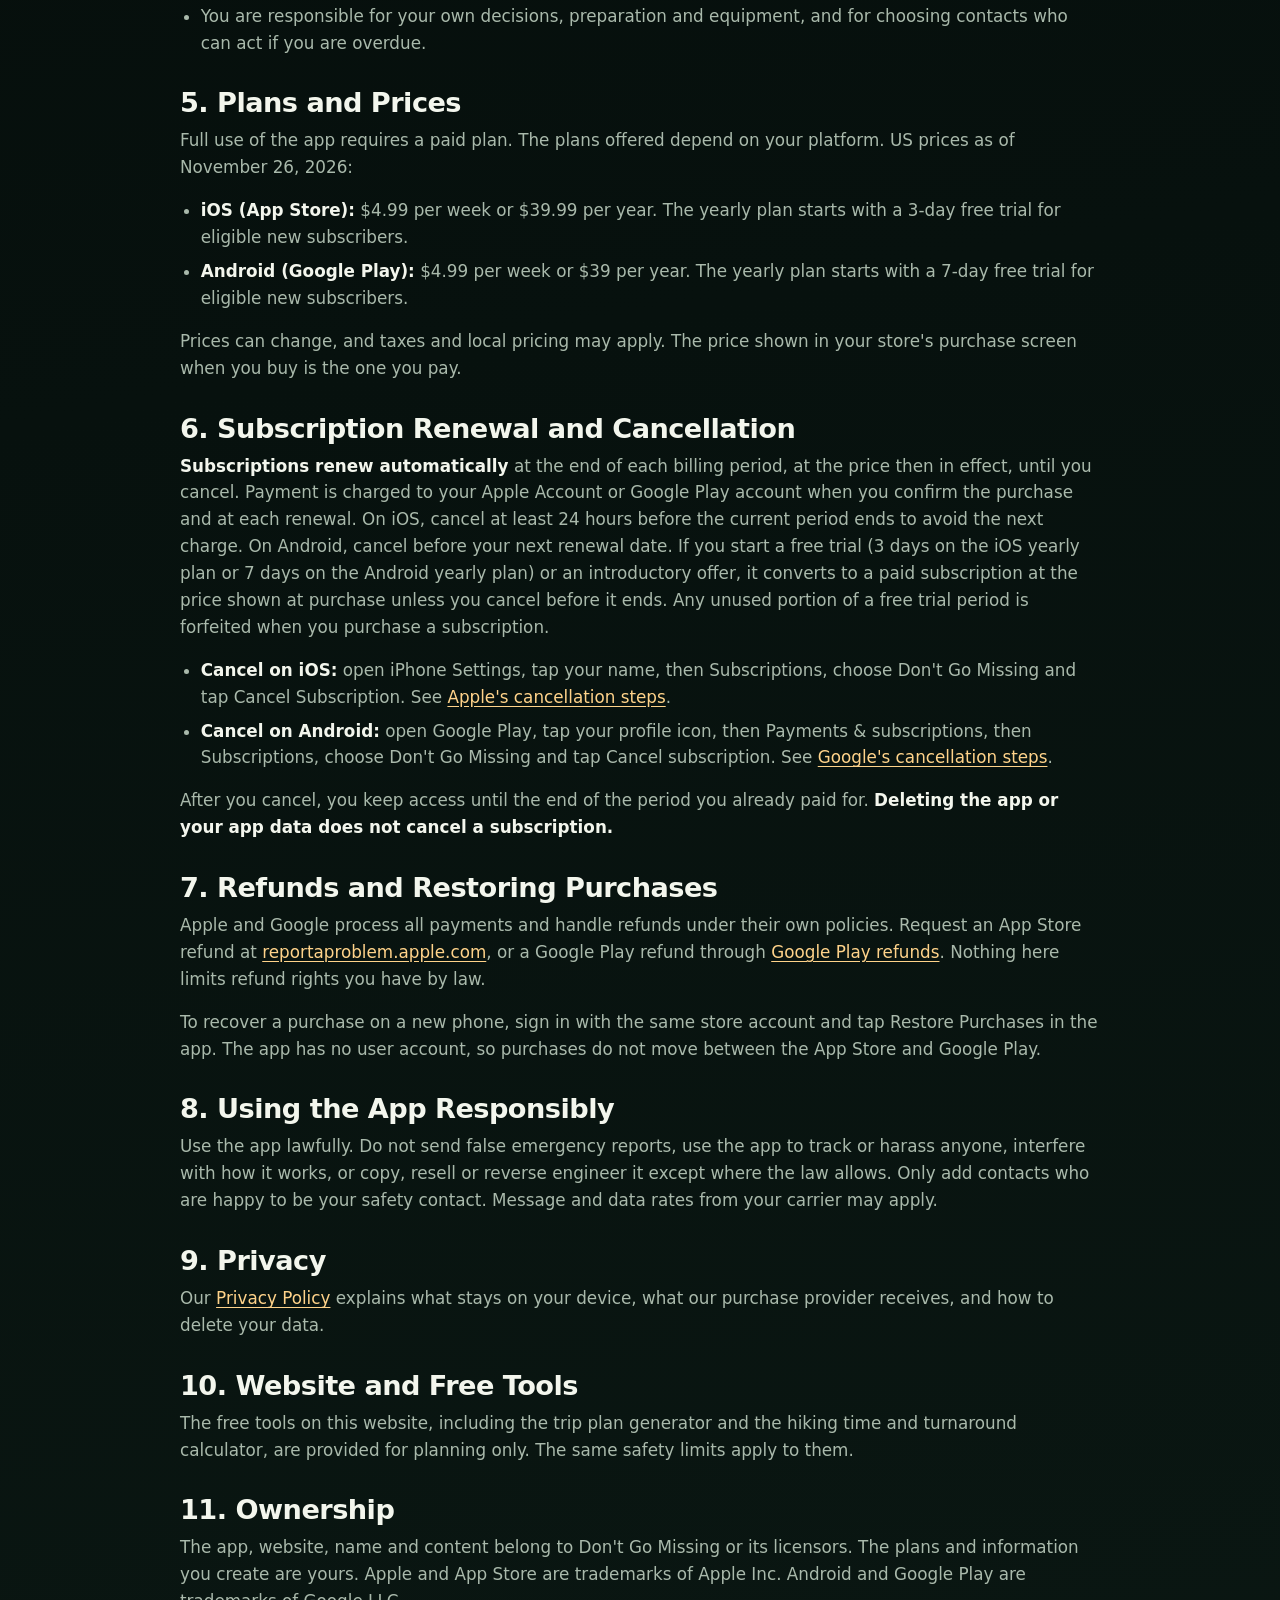
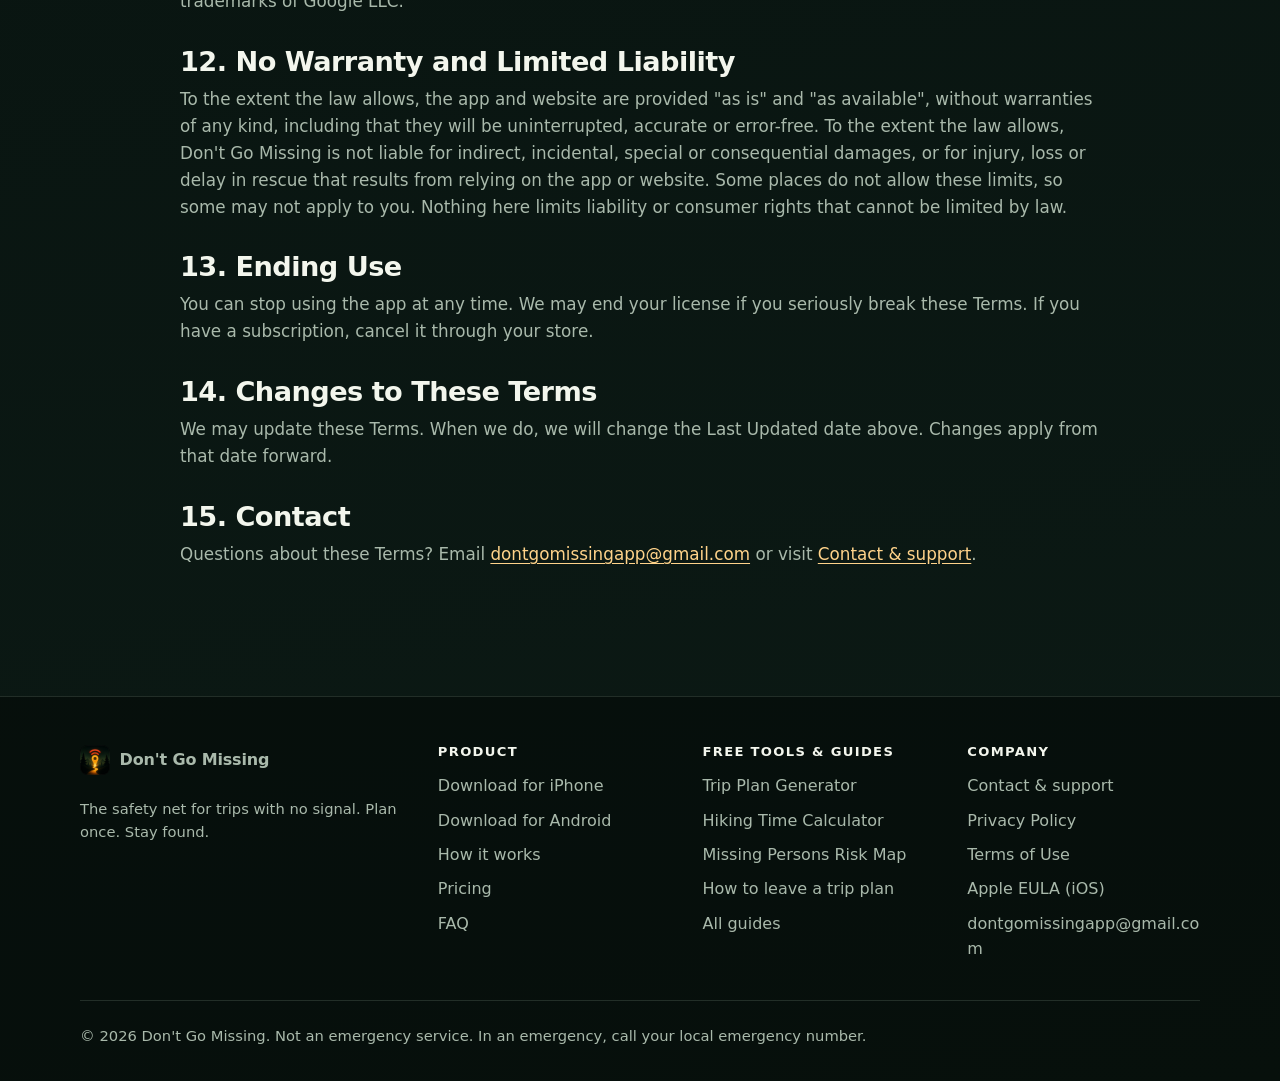
<file: terms/index.html>
<!doctype html>
<html lang="en">
<head>
  <meta charset="utf-8">
  <meta name="viewport" content="width=device-width, initial-scale=1">
  <title>Terms of Use | Don't Go Missing</title>
  <meta name="description" content="Plain-English Terms of Use for Don't Go Missing on iOS and Android: subscriptions, free trial, cancellation, refunds and safety limits.">
  <link rel="canonical" href="https://dontgomissing.com/terms/">
  <meta name="theme-color" content="#07110e">
  <meta name="apple-itunes-app" content="app-id=6768712827">
  <link rel="icon" href="/assets/favicon.svg" type="image/svg+xml">
  <link rel="apple-touch-icon" href="/assets/app-icon-180.png">
  <link rel="stylesheet" href="/assets/styles.css?v=20261127">
  <script type="application/ld+json">
  {
    "@context": "https://schema.org",
    "@type": "WebPage",
    "@id": "https://dontgomissing.com/terms/#webpage",
    "name": "Terms of Use",
    "url": "https://dontgomissing.com/terms/",
    "description": "Plain-English Terms of Use for Don't Go Missing on iOS and Android: subscriptions, free trial, cancellation, refunds and safety limits.",
    "inLanguage": "en",
    "datePublished": "2026-11-24",
    "dateModified": "2026-11-26",
    "isPartOf": { "@id": "https://dontgomissing.com/#website" },
    "publisher": { "@id": "https://dontgomissing.com/#org" }
  }
  </script>
</head>
<body>
  <a class="skip-link" href="#main">Skip to content</a>

  <header class="site-header">
    <div class="wrap">
      <a class="brand" href="/" aria-label="Don't Go Missing home">
        <img src="/assets/app-icon-80.png" alt="" width="30" height="30">
        <span>Don't Go Missing</span>
      </a>
      <nav class="nav" aria-label="Primary">
        <a href="/#how">How it works</a>
        <a href="/tools/">Free tools</a>
        <a href="/guides/">Guides</a>
        <a class="button button-primary button-small" href="/download/?src=nav">Get the app</a>
      </nav>
    </div>
  </header>

  <main class="legal-page" id="main">
    <section class="legal-hero">
      <p class="eyebrow">Terms of Use</p>
      <h1>Terms of Use for Don't Go Missing</h1>
      <p>Effective Date: November 24, 2026<br>Last Updated: November 26, 2026</p>
    </section>

    <section class="legal-content">
      <div class="callout warn" id="safety">
        <h2>Safety First: This Is Not an Emergency Service</h2>
        <p><strong>Don't Go Missing is a planning and alerting tool. It is not an emergency service, does not contact emergency services for you, is not monitored by anyone, and cannot guarantee rescue. If you or someone else is in danger, call your local emergency number (911 in the United States and Canada, 112 in much of Europe) right away.</strong></p>
        <p>Do not rely on this app as your only safety measure. It is not a replacement for a satellite messenger, a personal locator beacon, proper equipment, training, or good judgment.</p>
      </div>

      <h2>1. Agreement to These Terms</h2>
      <p>These Terms of Use cover the Don't Go Missing mobile app on iOS (App Store) and Android (Google Play, package <code>com.dontgomissing.app</code>), and the website at dontgomissing.com. By using the app or website, you agree to the terms that apply to your platform. If you do not agree, please do not use them.</p>

      <h2 id="ios">2. iPhone and iOS Users: Apple Standard EULA</h2>
      <p>If you downloaded the app from the App Store, your license to use it is Apple's <a href="https://www.apple.com/legal/internet-services/itunes/dev/stdeula/">Standard End User License Agreement (Apple EULA)</a>. The Apple EULA remains the governing license for the iOS app. The rest of this page explains subscriptions, safety limits and your use of this website in plain English. If anything here conflicts with the Apple EULA for the iOS app, the Apple EULA controls.</p>

      <h2 id="android">3. Android Users: License</h2>
      <p>If you downloaded the app from Google Play, we grant you a personal, limited, non-exclusive, non-transferable, revocable license to install and use it on Android devices you own or control, for your own non-commercial use, under these Terms. The <a href="https://play.google.com/about/play-terms/">Google Play Terms of Service</a> also apply to your download and purchases. Google is not responsible for the app or for supporting it.</p>

      <h2 id="safety-limits">4. Safety Limits You Accept</h2>
      <p>The outdoors is risky, and phones fail. By using the app, you understand and accept that:</p>
      <ul>
        <li>The app does not alert your contacts automatically. Your contacts act on the plan you send them before you leave.</li>
        <li>Texts, including an SOS message, need cell service or Wi-Fi, and you must send them yourself from your phone's messaging tools.</li>
        <li>Reminders and alarms can be delayed, silenced or stopped by a dead battery, power saving, Do Not Disturb, notification settings, a force-closed app, or the operating system.</li>
        <li>GPS and maps can be wrong, incomplete or out of date, especially in canyons, forest or bad weather.</li>
        <li>Hiking time and turnaround estimates, risk information and checklists are general guidance, not professional advice.</li>
        <li>You are responsible for your own decisions, preparation and equipment, and for choosing contacts who can act if you are overdue.</li>
      </ul>

      <h2 id="purchases">5. Plans and Prices</h2>
      <p>Full use of the app requires a paid plan. The plans offered depend on your platform. US prices as of November 26, 2026:</p>
      <ul>
        <li><strong>iOS (App Store):</strong> $4.99 per week or $39.99 per year. The yearly plan starts with a 3-day free trial for eligible new subscribers.</li>
        <li><strong>Android (Google Play):</strong> $4.99 per week or $39 per year. The yearly plan starts with a 7-day free trial for eligible new subscribers.</li>
      </ul>
      <p>Prices can change, and taxes and local pricing may apply. The price shown in your store's purchase screen when you buy is the one you pay.</p>

      <h2 id="subscriptions">6. Subscription Renewal and Cancellation</h2>
      <p><strong>Subscriptions renew automatically</strong> at the end of each billing period, at the price then in effect, until you cancel. Payment is charged to your Apple Account or Google Play account when you confirm the purchase and at each renewal. On iOS, cancel at least 24 hours before the current period ends to avoid the next charge. On Android, cancel before your next renewal date. If you start a free trial (3 days on the iOS yearly plan or 7 days on the Android yearly plan) or an introductory offer, it converts to a paid subscription at the price shown at purchase unless you cancel before it ends. Any unused portion of a free trial period is forfeited when you purchase a subscription.</p>
      <ul>
        <li><strong>Cancel on iOS:</strong> open iPhone Settings, tap your name, then Subscriptions, choose Don't Go Missing and tap Cancel Subscription. See <a href="https://support.apple.com/en-us/118428">Apple's cancellation steps</a>.</li>
        <li><strong>Cancel on Android:</strong> open Google Play, tap your profile icon, then Payments &amp; subscriptions, then Subscriptions, choose Don't Go Missing and tap Cancel subscription. See <a href="https://support.google.com/googleplay/answer/7018481">Google's cancellation steps</a>.</li>
      </ul>
      <p>After you cancel, you keep access until the end of the period you already paid for. <strong>Deleting the app or your app data does not cancel a subscription.</strong></p>

      <h2 id="refunds">7. Refunds and Restoring Purchases</h2>
      <p>Apple and Google process all payments and handle refunds under their own policies. Request an App Store refund at <a href="https://reportaproblem.apple.com/">reportaproblem.apple.com</a>, or a Google Play refund through <a href="https://support.google.com/googleplay/answer/2479637">Google Play refunds</a>. Nothing here limits refund rights you have by law.</p>
      <p>To recover a purchase on a new phone, sign in with the same store account and tap Restore Purchases in the app. The app has no user account, so purchases do not move between the App Store and Google Play.</p>

      <h2>8. Using the App Responsibly</h2>
      <p>Use the app lawfully. Do not send false emergency reports, use the app to track or harass anyone, interfere with how it works, or copy, resell or reverse engineer it except where the law allows. Only add contacts who are happy to be your safety contact. Message and data rates from your carrier may apply.</p>

      <h2>9. Privacy</h2>
      <p>Our <a href="/privacy/">Privacy Policy</a> explains what stays on your device, what our purchase provider receives, and how to delete your data.</p>

      <h2>10. Website and Free Tools</h2>
      <p>The free tools on this website, including the trip plan generator and the hiking time and turnaround calculator, are provided for planning only. The same safety limits apply to them.</p>

      <h2>11. Ownership</h2>
      <p>The app, website, name and content belong to Don't Go Missing or its licensors. The plans and information you create are yours. Apple and App Store are trademarks of Apple Inc. Android and Google Play are trademarks of Google LLC.</p>

      <h2>12. No Warranty and Limited Liability</h2>
      <p>To the extent the law allows, the app and website are provided "as is" and "as available", without warranties of any kind, including that they will be uninterrupted, accurate or error-free. To the extent the law allows, Don't Go Missing is not liable for indirect, incidental, special or consequential damages, or for injury, loss or delay in rescue that results from relying on the app or website. Some places do not allow these limits, so some may not apply to you. Nothing here limits liability or consumer rights that cannot be limited by law.</p>

      <h2>13. Ending Use</h2>
      <p>You can stop using the app at any time. We may end your license if you seriously break these Terms. If you have a subscription, cancel it through your store.</p>

      <h2>14. Changes to These Terms</h2>
      <p>We may update these Terms. When we do, we will change the Last Updated date above. Changes apply from that date forward.</p>

      <h2>15. Contact</h2>
      <p>Questions about these Terms? Email <a href="mailto:dontgomissingapp@gmail.com">dontgomissingapp@gmail.com</a> or visit <a href="/contact/">Contact &amp; support</a>.</p>
    </section>
  </main>

  <footer class="site-footer">
    <div class="wrap">
      <div class="footer-grid">
        <div>
          <a class="brand" href="/"><img src="/assets/app-icon-80.png" alt="" width="30" height="30"><span>Don't Go Missing</span></a>
          <p style="margin-top:0.9rem">The safety net for trips with no signal. Plan once. Stay found.</p>
        </div>
        <div>
          <h4>Product</h4>
          <ul>
            <li><a href="https://apps.apple.com/app/apple-store/id6768712827?pt=127859278&amp;ct=terms_footer&amp;mt=8">Download for iPhone</a></li>
            <li><a href="https://play.google.com/store/apps/details?id=com.dontgomissing.app&amp;referrer=utm_source%3Dterms_footer%26utm_medium%3Dwebsite">Download for Android</a></li>
            <li><a href="/#how">How it works</a></li>
            <li><a href="/#pricing">Pricing</a></li>
            <li><a href="/#faq">FAQ</a></li>
          </ul>
        </div>
        <div>
          <h4>Free tools &amp; guides</h4>
          <ul>
            <li><a href="/tools/trip-plan/">Trip Plan Generator</a></li>
            <li><a href="/tools/hiking-time-calculator/">Hiking Time Calculator</a></li>
            <li><a href="/tools/risk-map/">Missing Persons Risk Map</a></li>
            <li><a href="/guides/hiking-trip-plan/">How to leave a trip plan</a></li>
            <li><a href="/guides/">All guides</a></li>
          </ul>
        </div>
        <div>
          <h4>Company</h4>
          <ul>
            <li><a href="/contact/">Contact &amp; support</a></li>
            <li><a href="/privacy/">Privacy Policy</a></li>
            <li><a href="/terms/">Terms of Use</a></li>
            <li><a href="https://www.apple.com/legal/internet-services/itunes/dev/stdeula/">Apple EULA (iOS)</a></li>
            <li><a href="mailto:dontgomissingapp@gmail.com">dontgomissingapp@gmail.com</a></li>
          </ul>
        </div>
      </div>
      <p class="footer-bottom">&copy; 2026 Don't Go Missing. Not an emergency service. In an emergency, call your local emergency number.</p>
    </div>
  </footer>
</body>
</html>
</file>
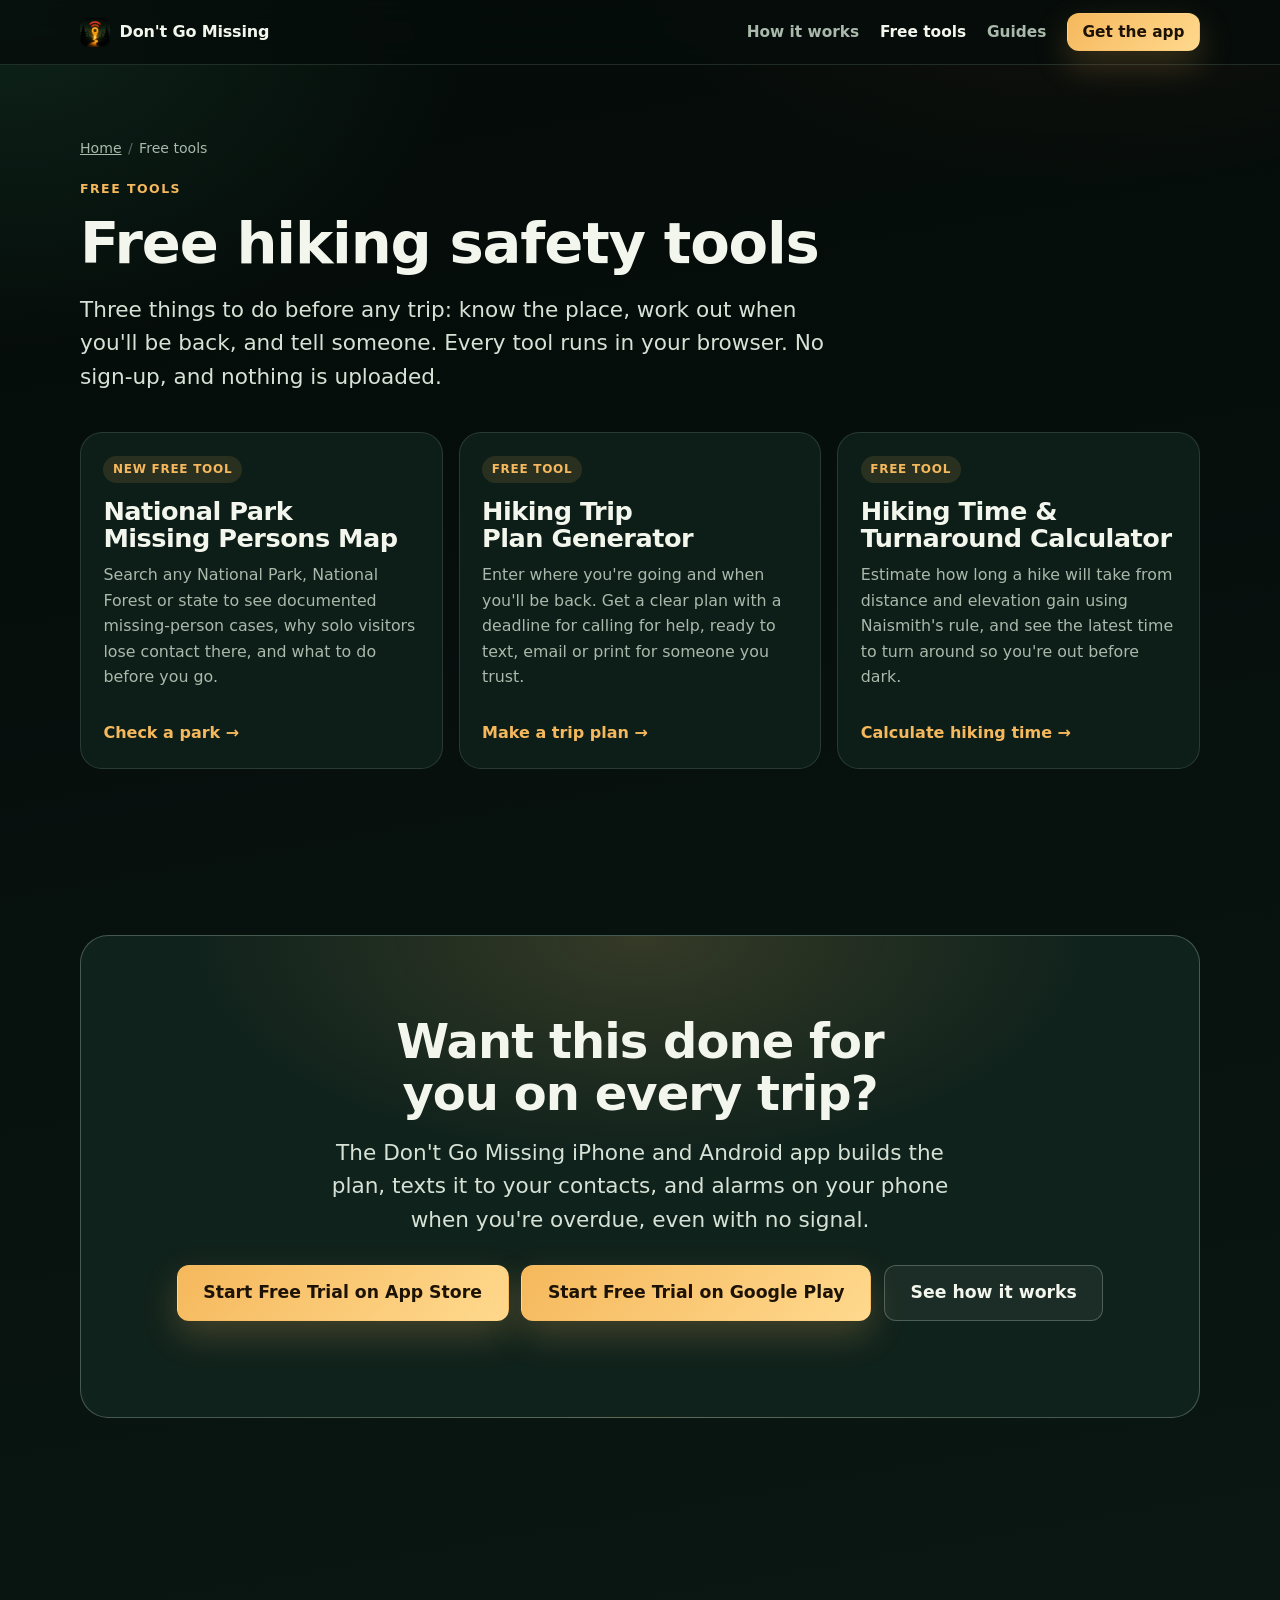
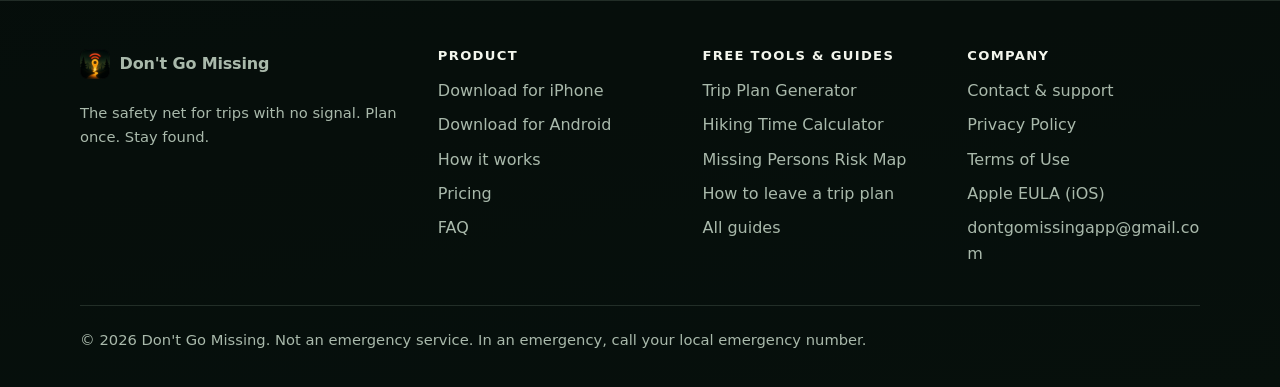
<file: tools/index.html>
<!doctype html>
<html lang="en">
<head>
  <meta charset="utf-8">
  <meta name="viewport" content="width=device-width, initial-scale=1">
  <title>Free Hiking Safety Tools: Risk Map &amp; Trip Planner</title>
  <meta name="description" content="Free tools for hikers and hunters: check National Park missing-person cases, build a trip plan to text, and calculate your turnaround time.">
  <link rel="canonical" href="https://dontgomissing.com/tools/">
  <meta name="apple-itunes-app" content="app-id=6768712827">
  <meta property="og:site_name" content="Don't Go Missing">
  <meta property="og:title" content="Free Hiking Safety Tools: Trip Plan, Turnaround Time &amp; Park Risk Map">
  <meta property="og:description" content="Free tools for hikers, hunters and anglers: check a park's documented missing-person cases, build a trip plan for someone you trust, and work out when to turn around.">
  <meta property="og:type" content="website">
  <meta property="og:url" content="https://dontgomissing.com/tools/">
  <meta property="og:image" content="https://dontgomissing.com/assets/og-preview.webp">
  <meta name="twitter:card" content="summary_large_image">
  <meta name="theme-color" content="#07110e">
  <link rel="icon" href="/assets/favicon.svg" type="image/svg+xml">
  <link rel="apple-touch-icon" href="/assets/app-icon-180.png">
  <link rel="stylesheet" href="/assets/styles.css?v=20261127">
  <script type="application/ld+json">
  {
    "@context": "https://schema.org",
    "@type": "BreadcrumbList",
    "itemListElement": [
      { "@type": "ListItem", "position": 1, "name": "Home", "item": "https://dontgomissing.com/" },
      { "@type": "ListItem", "position": 2, "name": "Free tools", "item": "https://dontgomissing.com/tools/" }
    ]
  }
  </script>
</head>
<body>
  <a class="skip-link" href="#main">Skip to content</a>

  <header class="site-header">
    <div class="wrap">
      <a class="brand" href="/" aria-label="Don't Go Missing home">
        <img src="/assets/app-icon-80.png" alt="" width="30" height="30">
        <span>Don't Go Missing</span>
      </a>
      <nav class="nav" aria-label="Primary">
        <a href="/#how">How it works</a>
        <a href="/tools/" aria-current="page">Free tools</a>
        <a href="/guides/">Guides</a>
        <a class="button button-primary button-small" href="/download/?src=nav">Get the app</a>
      </nav>
    </div>
  </header>

  <main id="main">
    <section class="page-hero">
      <div class="wrap">
        <ol class="breadcrumbs">
          <li><a href="/">Home</a></li>
          <li>Free tools</li>
        </ol>
        <p class="eyebrow">Free tools</p>
        <h1>Free hiking safety tools</h1>
        <p class="lead">Three things to do before any trip: know the place, work out when you'll be back, and tell someone. Every tool runs in your browser. No sign-up, and nothing is uploaded.</p>
      </div>
    </section>

    <section class="section-tight" style="padding-top:0">
      <div class="wrap grid grid-3">
        <a class="card card-link" href="/tools/risk-map/">
          <span class="tag amber">New free tool</span>
          <h2 style="font-size:1.6rem;margin-bottom:0.6rem">National Park Missing Persons Map</h2>
          <p>Search any National Park, National Forest or state to see documented missing-person cases, why solo visitors lose contact there, and what to do before you go.</p>
          <span class="arrow">Check a park &rarr;</span>
        </a>
        <a class="card card-link" href="/tools/trip-plan/">
          <span class="tag amber">Free tool</span>
          <h2 style="font-size:1.6rem;margin-bottom:0.6rem">Hiking Trip Plan Generator</h2>
          <p>Enter where you're going and when you'll be back. Get a clear plan with a deadline for calling for help, ready to text, email or print for someone you trust.</p>
          <span class="arrow">Make a trip plan &rarr;</span>
        </a>
        <a class="card card-link" href="/tools/hiking-time-calculator/">
          <span class="tag amber">Free tool</span>
          <h2 style="font-size:1.6rem;margin-bottom:0.6rem">Hiking Time &amp; Turnaround Calculator</h2>
          <p>Estimate how long a hike will take from distance and elevation gain using Naismith's rule, and see the latest time to turn around so you're out before dark.</p>
          <span class="arrow">Calculate hiking time &rarr;</span>
        </a>
      </div>
    </section>

    <section class="section">
      <div class="wrap">
        <div class="final-cta">
          <h2>Want this done for you on every trip?</h2>
          <p class="lead" style="max-width:640px;margin:1rem auto 0">The Don't Go Missing iPhone and Android app builds the plan, texts it to your contacts, and alarms on your phone when you're overdue, even with no signal.</p>
          <div class="cta-row">
            <a class="button button-primary button-large" href="https://apps.apple.com/app/apple-store/id6768712827?pt=127859278&amp;ct=tools_hub&amp;mt=8">Start Free Trial on App Store</a>
            <a class="button button-primary button-large" href="https://play.google.com/store/apps/details?id=com.dontgomissing.app&amp;referrer=utm_source%3Dtools_hub%26utm_medium%3Dwebsite">Start Free Trial on Google Play</a>
            <a class="button button-secondary button-large" href="/#how">See how it works</a>
          </div>
        </div>
      </div>
    </section>
  </main>

  <footer class="site-footer">
    <div class="wrap">
      <div class="footer-grid">
        <div>
          <a class="brand" href="/"><img src="/assets/app-icon-80.png" alt="" width="30" height="30"><span>Don't Go Missing</span></a>
          <p style="margin-top:0.9rem">The safety net for trips with no signal. Plan once. Stay found.</p>
        </div>
        <div>
          <h4>Product</h4>
          <ul>
            <li><a href="https://apps.apple.com/app/apple-store/id6768712827?pt=127859278&amp;ct=tools_hub_footer&amp;mt=8">Download for iPhone</a></li>
            <li><a href="https://play.google.com/store/apps/details?id=com.dontgomissing.app&amp;referrer=utm_source%3Dtools_hub_footer%26utm_medium%3Dwebsite">Download for Android</a></li>
            <li><a href="/#how">How it works</a></li>
            <li><a href="/#pricing">Pricing</a></li>
            <li><a href="/#faq">FAQ</a></li>
          </ul>
        </div>
        <div>
          <h4>Free tools &amp; guides</h4>
          <ul>
            <li><a href="/tools/trip-plan/">Trip Plan Generator</a></li>
            <li><a href="/tools/hiking-time-calculator/">Hiking Time Calculator</a></li>
            <li><a href="/tools/risk-map/">Missing Persons Risk Map</a></li>
            <li><a href="/guides/hiking-trip-plan/">How to leave a trip plan</a></li>
            <li><a href="/guides/">All guides</a></li>
          </ul>
        </div>
        <div>
          <h4>Company</h4>
          <ul>
            <li><a href="/contact/">Contact &amp; support</a></li>
            <li><a href="/privacy/">Privacy Policy</a></li>
            <li><a href="/terms/">Terms of Use</a></li>
            <li><a href="https://www.apple.com/legal/internet-services/itunes/dev/stdeula/">Apple EULA (iOS)</a></li>
            <li><a href="mailto:dontgomissingapp@gmail.com">dontgomissingapp@gmail.com</a></li>
          </ul>
        </div>
      </div>
      <p class="footer-bottom">&copy; 2026 Don't Go Missing. Not an emergency service. In an emergency, call your local emergency number.</p>
    </div>
  </footer>
</body>
</html>
</file>
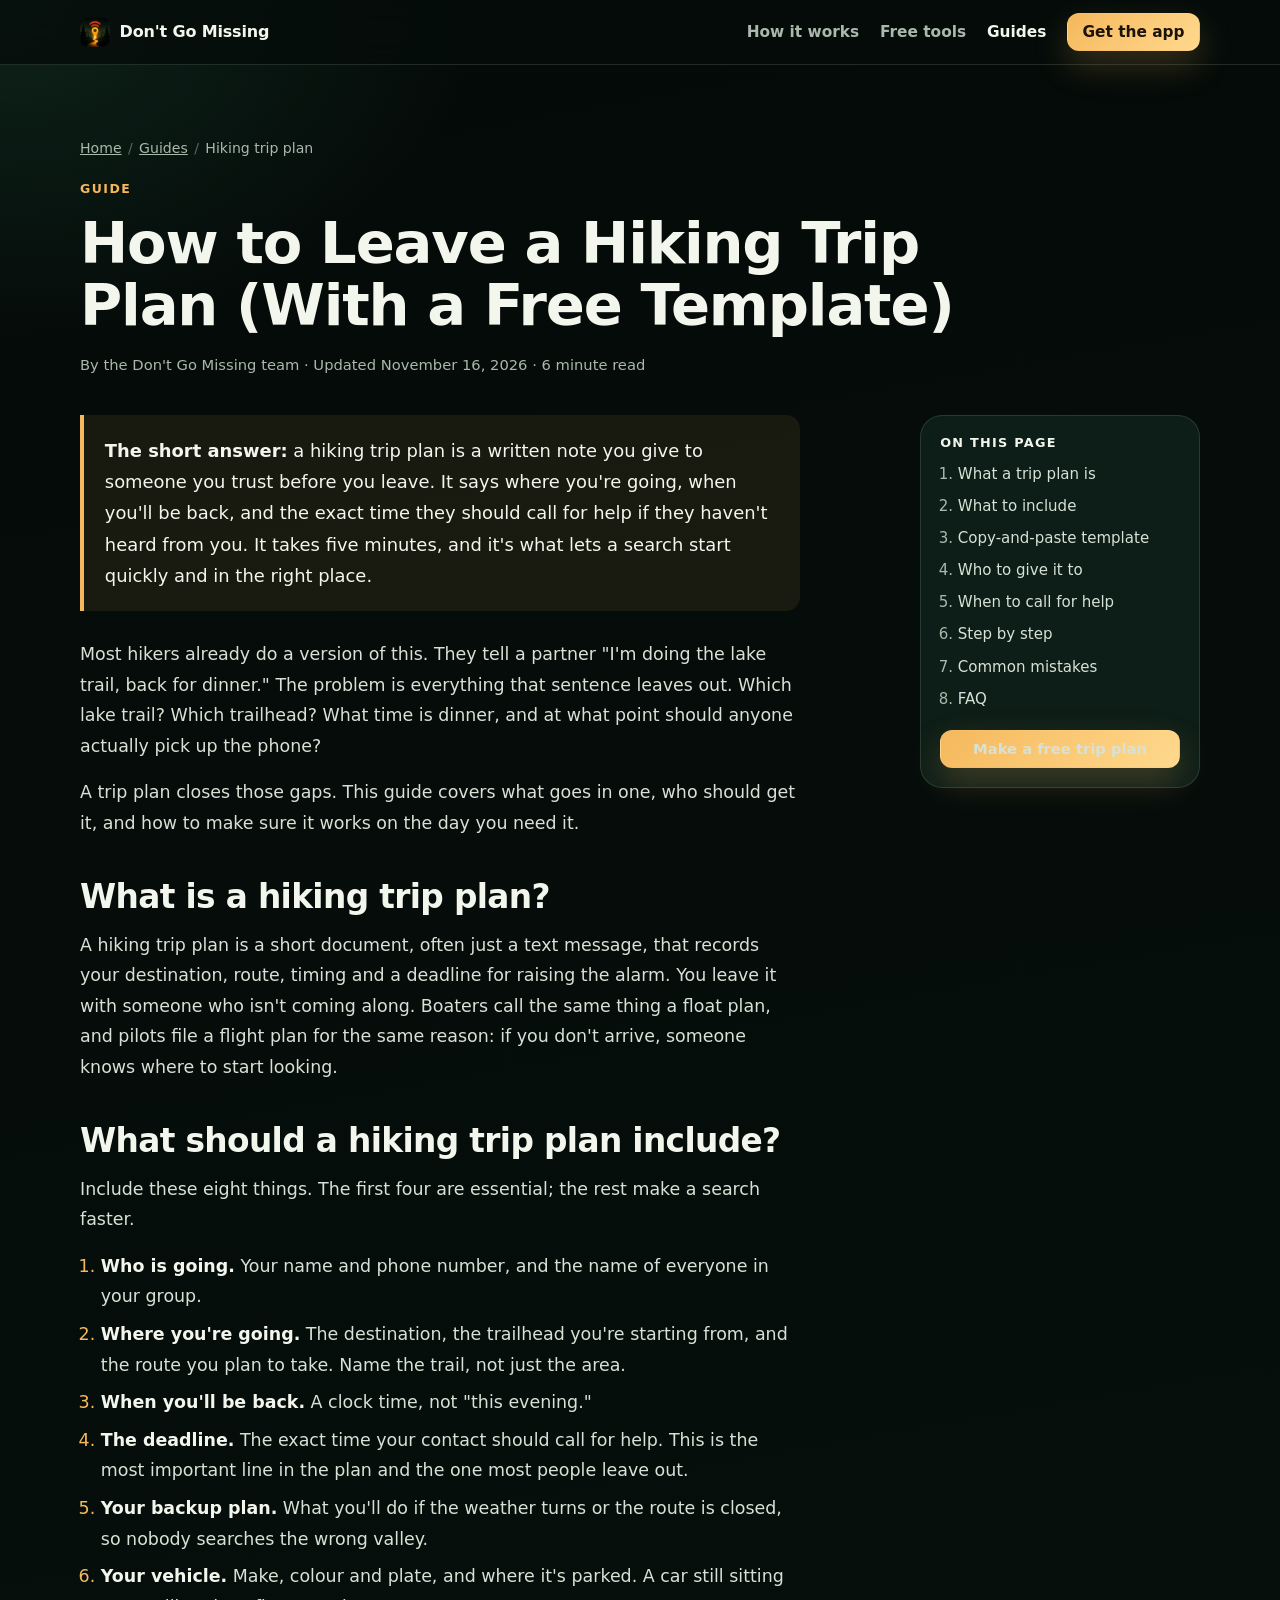
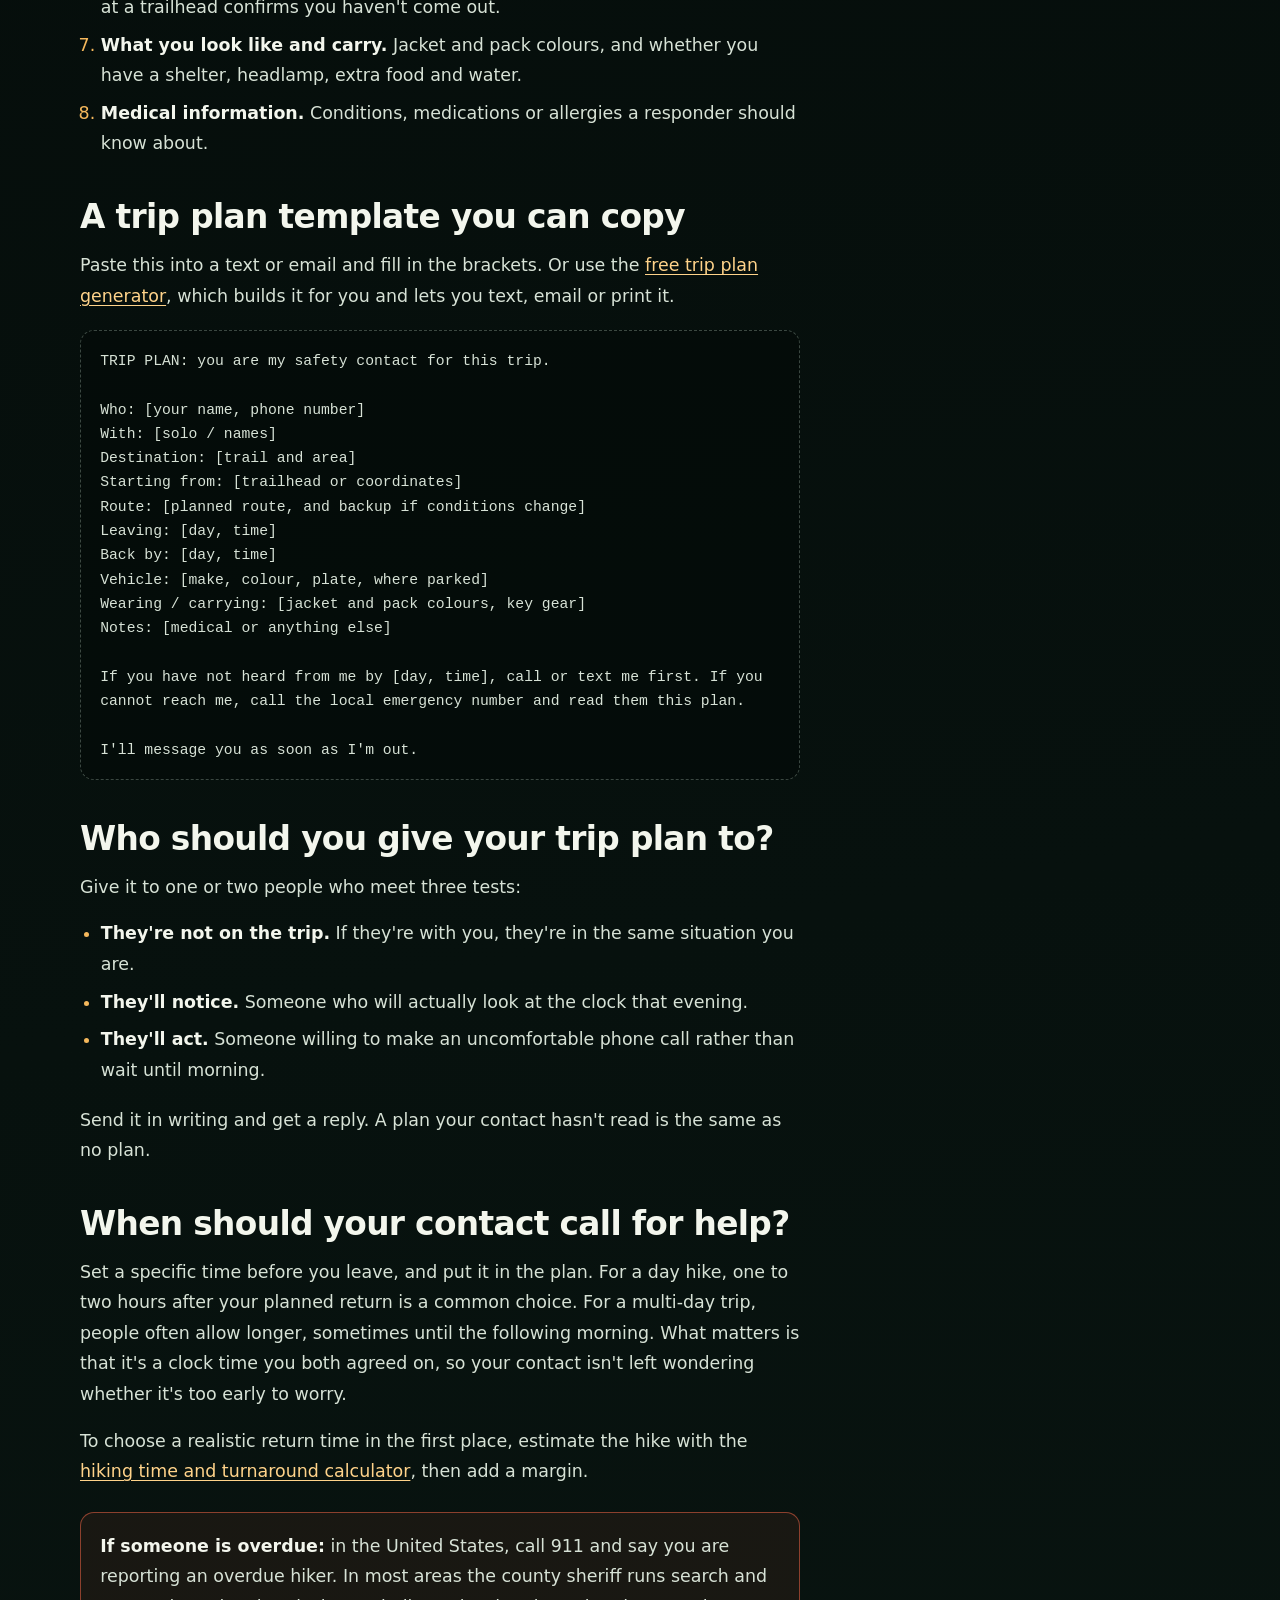
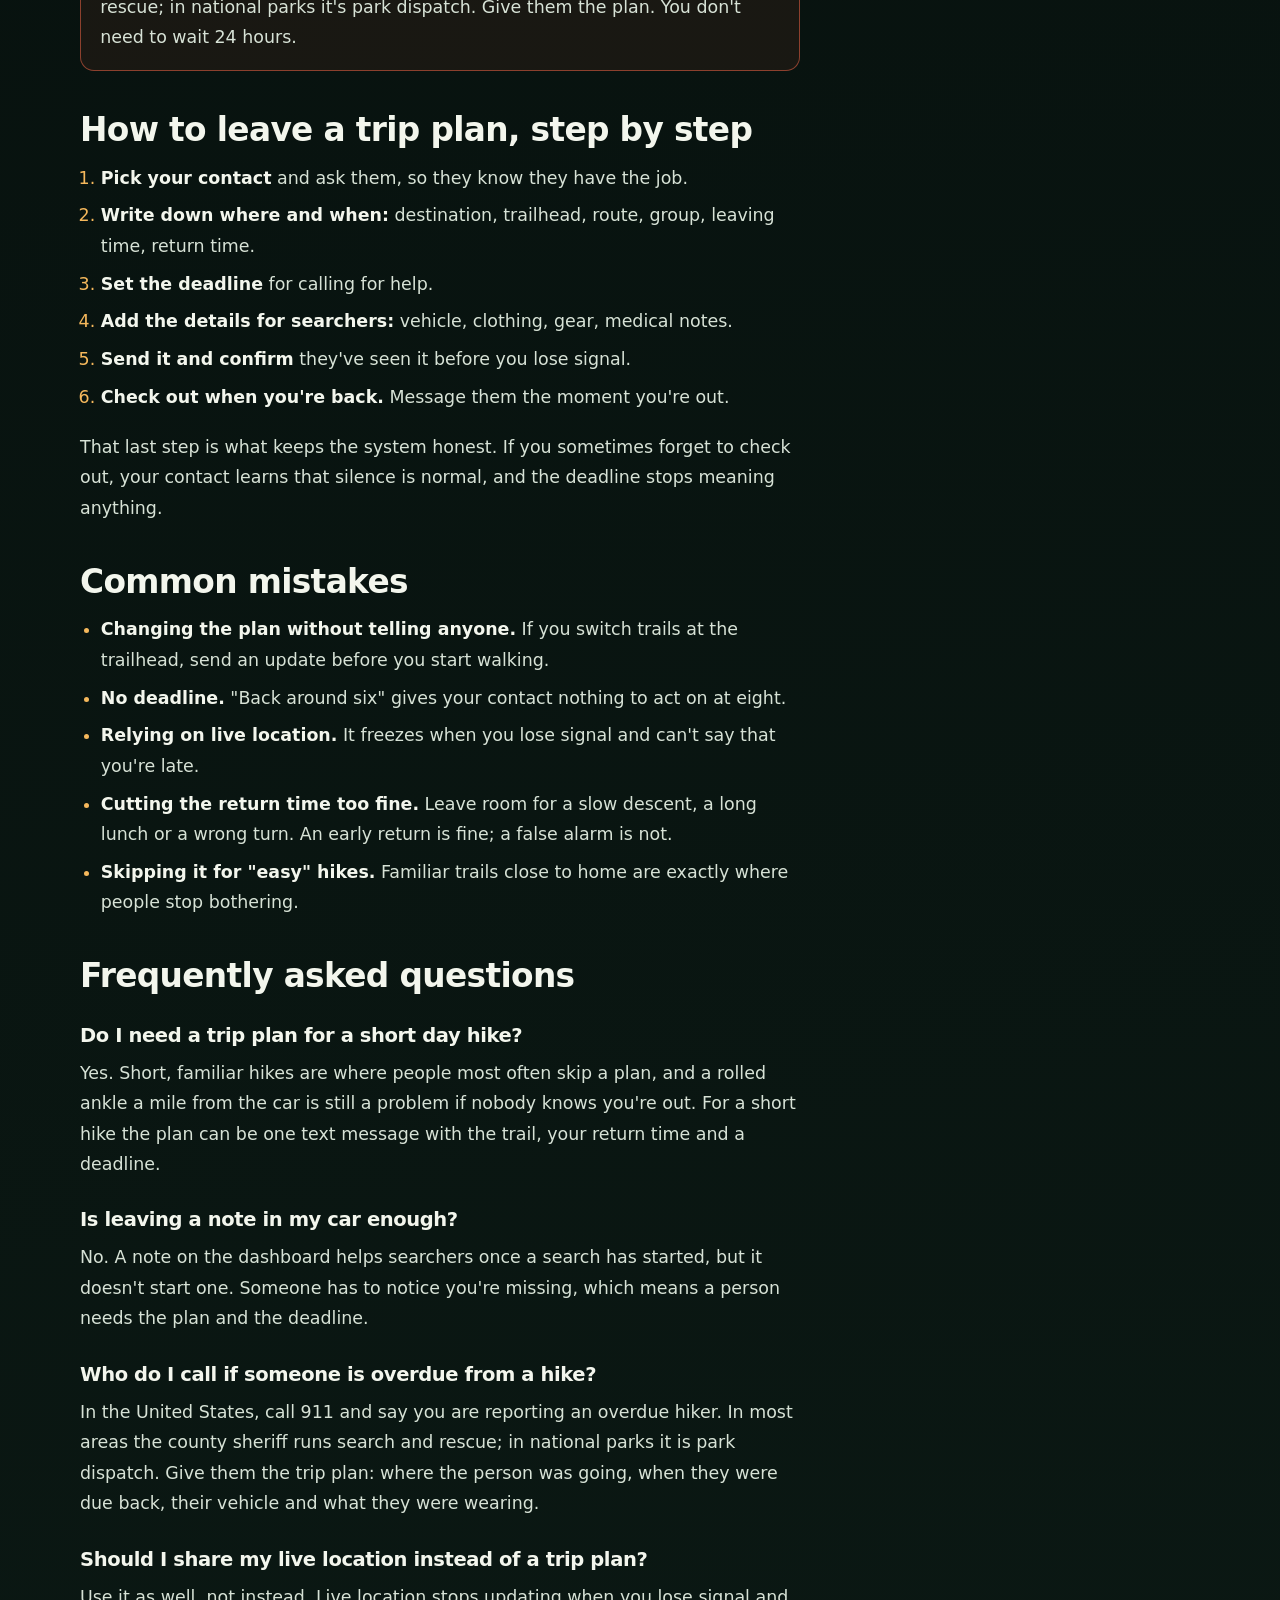
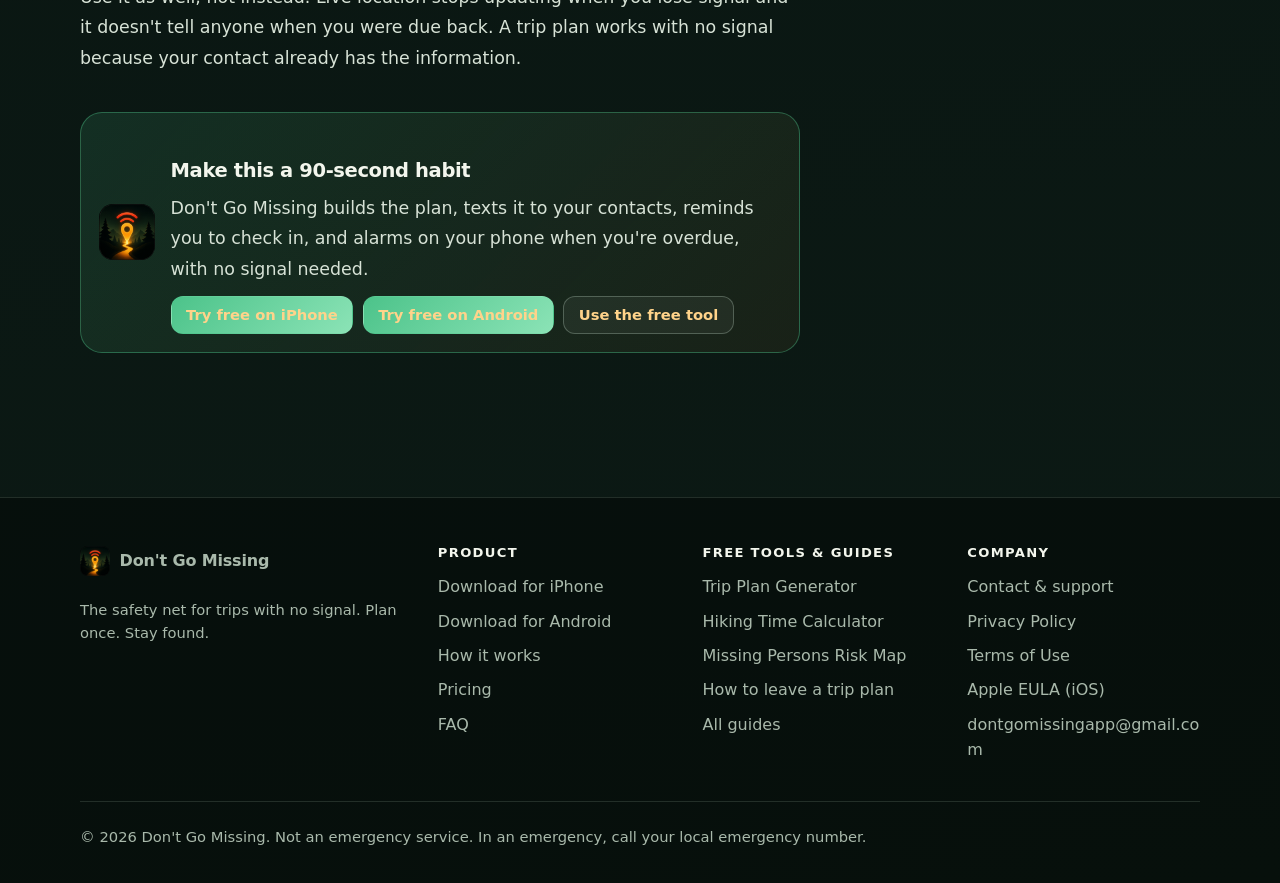
<file: guides/hiking-trip-plan/index.html>
<!doctype html>
<html lang="en">
<head>
  <meta charset="utf-8">
  <meta name="viewport" content="width=device-width, initial-scale=1">
  <title>How to Leave a Hiking Trip Plan (With a Free Template)</title>
  <meta name="description" content="What to put in a hiking trip plan, who to send it to, and when to call 911 if someone is overdue. Includes a free copy-and-paste text template.">
  <link rel="canonical" href="https://dontgomissing.com/guides/hiking-trip-plan/">
  <meta name="apple-itunes-app" content="app-id=6768712827">
  <meta property="og:site_name" content="Don't Go Missing">
  <meta property="og:title" content="How to Leave a Hiking Trip Plan (With a Free Template)">
  <meta property="og:description" content="What to include, who to give it to, and when they should call for help.">
  <meta property="og:type" content="article">
  <meta property="og:url" content="https://dontgomissing.com/guides/hiking-trip-plan/">
  <meta property="og:image" content="https://dontgomissing.com/assets/og-preview.webp">
  <meta property="article:published_time" content="2026-11-16">
  <meta property="article:modified_time" content="2026-11-16">
  <meta name="twitter:card" content="summary_large_image">
  <meta name="theme-color" content="#07110e">
  <link rel="icon" href="/assets/favicon.svg" type="image/svg+xml">
  <link rel="apple-touch-icon" href="/assets/app-icon-180.png">
  <link rel="stylesheet" href="/assets/styles.css?v=20261127">
  <script type="application/ld+json">
  {
    "@context": "https://schema.org",
    "@graph": [
      {
        "@type": "Article",
        "headline": "How to Leave a Hiking Trip Plan (With a Free Template)",
        "description": "What a hiking trip plan is, what to include, who to give it to, and when they should call for help.",
        "url": "https://dontgomissing.com/guides/hiking-trip-plan/",
        "mainEntityOfPage": "https://dontgomissing.com/guides/hiking-trip-plan/",
        "image": "https://dontgomissing.com/assets/og-preview.webp",
        "datePublished": "2026-11-16",
        "dateModified": "2026-11-16",
        "author": { "@type": "Organization", "name": "Don't Go Missing", "url": "https://dontgomissing.com/" },
        "publisher": { "@type": "Organization", "name": "Don't Go Missing", "url": "https://dontgomissing.com/", "logo": { "@type": "ImageObject", "url": "https://dontgomissing.com/assets/app-icon-180.png" } }
      },
      {
        "@type": "HowTo",
        "name": "How to leave a hiking trip plan",
        "totalTime": "PT5M",
        "step": [
          { "@type": "HowToStep", "position": 1, "name": "Pick your contact", "text": "Choose one or two reliable people who are not on the trip and who will notice if you do not check in." },
          { "@type": "HowToStep", "position": 2, "name": "Write down where and when", "text": "Record your destination, trailhead, planned route, who is with you, when you leave and when you will be back." },
          { "@type": "HowToStep", "position": 3, "name": "Set the deadline", "text": "Agree on the exact time your contact should call for help if they have not heard from you." },
          { "@type": "HowToStep", "position": 4, "name": "Add details for searchers", "text": "Include your vehicle and where it is parked, what you are wearing and carrying, and any medical information." },
          { "@type": "HowToStep", "position": 5, "name": "Send it and confirm", "text": "Send the plan in writing before you leave and make sure your contact has seen it." },
          { "@type": "HowToStep", "position": 6, "name": "Check out when you are back", "text": "Tell your contact the moment you are out so that silence always means something is wrong." }
        ]
      },
      {
        "@type": "BreadcrumbList",
        "itemListElement": [
          { "@type": "ListItem", "position": 1, "name": "Home", "item": "https://dontgomissing.com/" },
          { "@type": "ListItem", "position": 2, "name": "Guides", "item": "https://dontgomissing.com/guides/" },
          { "@type": "ListItem", "position": 3, "name": "How to leave a hiking trip plan", "item": "https://dontgomissing.com/guides/hiking-trip-plan/" }
        ]
      },
      {
        "@type": "FAQPage",
        "mainEntity": [
          {
            "@type": "Question",
            "name": "Do I need a trip plan for a short day hike?",
            "acceptedAnswer": { "@type": "Answer", "text": "Yes. Short, familiar hikes are where people most often skip a plan, and a rolled ankle a mile from the car is still a problem if nobody knows you're out. For a short hike the plan can be one text message with the trail, your return time and a deadline." }
          },
          {
            "@type": "Question",
            "name": "Is leaving a note in my car enough?",
            "acceptedAnswer": { "@type": "Answer", "text": "No. A note on the dashboard helps searchers once a search has started, but it doesn't start one. Someone has to notice you're missing, which means a person needs the plan and the deadline." }
          },
          {
            "@type": "Question",
            "name": "Who do I call if someone is overdue from a hike?",
            "acceptedAnswer": { "@type": "Answer", "text": "In the United States, call 911 and say you are reporting an overdue hiker. In most areas the county sheriff runs search and rescue; in national parks it is park dispatch. Give them the trip plan: where the person was going, when they were due back, their vehicle and what they were wearing." }
          },
          {
            "@type": "Question",
            "name": "Should I share my live location instead of a trip plan?",
            "acceptedAnswer": { "@type": "Answer", "text": "Use it as well, not instead. Live location stops updating when you lose signal and it doesn't tell anyone when you were due back. A trip plan works with no signal because your contact already has the information." }
          }
        ]
      }
    ]
  }
  </script>
</head>
<body>
  <a class="skip-link" href="#main">Skip to content</a>

  <header class="site-header">
    <div class="wrap">
      <a class="brand" href="/" aria-label="Don't Go Missing home">
        <img src="/assets/app-icon-80.png" alt="" width="30" height="30">
        <span>Don't Go Missing</span>
      </a>
      <nav class="nav" aria-label="Primary">
        <a href="/#how">How it works</a>
        <a href="/tools/">Free tools</a>
        <a href="/guides/" aria-current="page">Guides</a>
        <a class="button button-primary button-small" href="/download/?src=nav">Get the app</a>
      </nav>
    </div>
  </header>

  <main id="main">
    <section class="page-hero">
      <div class="wrap">
        <ol class="breadcrumbs">
          <li><a href="/">Home</a></li>
          <li><a href="/guides/">Guides</a></li>
          <li>Hiking trip plan</li>
        </ol>
        <p class="eyebrow">Guide</p>
        <h1>How to Leave a Hiking Trip Plan (With a Free Template)</h1>
        <p class="byline" style="margin-top:1rem">By the Don't Go Missing team &middot; Updated November 16, 2026 &middot; 6 minute read</p>
      </div>
    </section>

    <section class="section-tight" style="padding-top:0">
      <div class="wrap article-layout">
        <article class="prose">
          <div class="answer-box">
            <p><strong>The short answer:</strong> a hiking trip plan is a written note you give to someone you trust before you leave. It says where you're going, when you'll be back, and the exact time they should call for help if they haven't heard from you. It takes five minutes, and it's what lets a search start quickly and in the right place.</p>
          </div>

          <p>Most hikers already do a version of this. They tell a partner "I'm doing the lake trail, back for dinner." The problem is everything that sentence leaves out. Which lake trail? Which trailhead? What time is dinner, and at what point should anyone actually pick up the phone?</p>
          <p>A trip plan closes those gaps. This guide covers what goes in one, who should get it, and how to make sure it works on the day you need it.</p>

          <h2 id="what">What is a hiking trip plan?</h2>
          <p>A hiking trip plan is a short document, often just a text message, that records your destination, route, timing and a deadline for raising the alarm. You leave it with someone who isn't coming along. Boaters call the same thing a float plan, and pilots file a flight plan for the same reason: if you don't arrive, someone knows where to start looking.</p>

          <h2 id="include">What should a hiking trip plan include?</h2>
          <p>Include these eight things. The first four are essential; the rest make a search faster.</p>
          <ol>
            <li><strong>Who is going.</strong> Your name and phone number, and the name of everyone in your group.</li>
            <li><strong>Where you're going.</strong> The destination, the trailhead you're starting from, and the route you plan to take. Name the trail, not just the area.</li>
            <li><strong>When you'll be back.</strong> A clock time, not "this evening."</li>
            <li><strong>The deadline.</strong> The exact time your contact should call for help. This is the most important line in the plan and the one most people leave out.</li>
            <li><strong>Your backup plan.</strong> What you'll do if the weather turns or the route is closed, so nobody searches the wrong valley.</li>
            <li><strong>Your vehicle.</strong> Make, colour and plate, and where it's parked. A car still sitting at a trailhead confirms you haven't come out.</li>
            <li><strong>What you look like and carry.</strong> Jacket and pack colours, and whether you have a shelter, headlamp, extra food and water.</li>
            <li><strong>Medical information.</strong> Conditions, medications or allergies a responder should know about.</li>
          </ol>

          <h2 id="template">A trip plan template you can copy</h2>
          <p>Paste this into a text or email and fill in the brackets. Or use the <a href="/tools/trip-plan/">free trip plan generator</a>, which builds it for you and lets you text, email or print it.</p>
          <div class="template-box">TRIP PLAN: you are my safety contact for this trip.

Who: [your name, phone number]
With: [solo / names]
Destination: [trail and area]
Starting from: [trailhead or coordinates]
Route: [planned route, and backup if conditions change]
Leaving: [day, time]
Back by: [day, time]
Vehicle: [make, colour, plate, where parked]
Wearing / carrying: [jacket and pack colours, key gear]
Notes: [medical or anything else]

If you have not heard from me by [day, time], call or text me first. If you cannot reach me, call the local emergency number and read them this plan.

I'll message you as soon as I'm out.</div>

          <h2 id="who">Who should you give your trip plan to?</h2>
          <p>Give it to one or two people who meet three tests:</p>
          <ul>
            <li><strong>They're not on the trip.</strong> If they're with you, they're in the same situation you are.</li>
            <li><strong>They'll notice.</strong> Someone who will actually look at the clock that evening.</li>
            <li><strong>They'll act.</strong> Someone willing to make an uncomfortable phone call rather than wait until morning.</li>
          </ul>
          <p>Send it in writing and get a reply. A plan your contact hasn't read is the same as no plan.</p>

          <h2 id="deadline">When should your contact call for help?</h2>
          <p>Set a specific time before you leave, and put it in the plan. For a day hike, one to two hours after your planned return is a common choice. For a multi-day trip, people often allow longer, sometimes until the following morning. What matters is that it's a clock time you both agreed on, so your contact isn't left wondering whether it's too early to worry.</p>
          <p>To choose a realistic return time in the first place, estimate the hike with the <a href="/tools/hiking-time-calculator/">hiking time and turnaround calculator</a>, then add a margin.</p>
          <div class="callout warn">
            <p><strong>If someone is overdue:</strong> in the United States, call 911 and say you are reporting an overdue hiker. In most areas the county sheriff runs search and rescue; in national parks it's park dispatch. Give them the plan. You don't need to wait 24 hours.</p>
          </div>

          <h2 id="steps">How to leave a trip plan, step by step</h2>
          <ol>
            <li><strong>Pick your contact</strong> and ask them, so they know they have the job.</li>
            <li><strong>Write down where and when:</strong> destination, trailhead, route, group, leaving time, return time.</li>
            <li><strong>Set the deadline</strong> for calling for help.</li>
            <li><strong>Add the details for searchers:</strong> vehicle, clothing, gear, medical notes.</li>
            <li><strong>Send it and confirm</strong> they've seen it before you lose signal.</li>
            <li><strong>Check out when you're back.</strong> Message them the moment you're out.</li>
          </ol>
          <p>That last step is what keeps the system honest. If you sometimes forget to check out, your contact learns that silence is normal, and the deadline stops meaning anything.</p>

          <h2 id="mistakes">Common mistakes</h2>
          <ul>
            <li><strong>Changing the plan without telling anyone.</strong> If you switch trails at the trailhead, send an update before you start walking.</li>
            <li><strong>No deadline.</strong> "Back around six" gives your contact nothing to act on at eight.</li>
            <li><strong>Relying on live location.</strong> It freezes when you lose signal and can't say that you're late.</li>
            <li><strong>Cutting the return time too fine.</strong> Leave room for a slow descent, a long lunch or a wrong turn. An early return is fine; a false alarm is not.</li>
            <li><strong>Skipping it for "easy" hikes.</strong> Familiar trails close to home are exactly where people stop bothering.</li>
          </ul>

          <h2 id="faq">Frequently asked questions</h2>
          <h3>Do I need a trip plan for a short day hike?</h3>
          <p>Yes. Short, familiar hikes are where people most often skip a plan, and a rolled ankle a mile from the car is still a problem if nobody knows you're out. For a short hike the plan can be one text message with the trail, your return time and a deadline.</p>
          <h3>Is leaving a note in my car enough?</h3>
          <p>No. A note on the dashboard helps searchers once a search has started, but it doesn't start one. Someone has to notice you're missing, which means a person needs the plan and the deadline.</p>
          <h3>Who do I call if someone is overdue from a hike?</h3>
          <p>In the United States, call 911 and say you are reporting an overdue hiker. In most areas the county sheriff runs search and rescue; in national parks it is park dispatch. Give them the trip plan: where the person was going, when they were due back, their vehicle and what they were wearing.</p>
          <h3>Should I share my live location instead of a trip plan?</h3>
          <p>Use it as well, not instead. Live location stops updating when you lose signal and it doesn't tell anyone when you were due back. A trip plan works with no signal because your contact already has the information.</p>

          <div class="app-callout" style="margin-top:2.4rem">
            <img src="/assets/app-icon-180.png" alt="Don't Go Missing app icon" width="56" height="56">
            <div>
              <h3>Make this a 90-second habit</h3>
              <p>Don't Go Missing builds the plan, texts it to your contacts, reminds you to check in, and alarms on your phone when you're overdue, with no signal needed.</p>
              <div class="callout-actions">
                <a class="button button-green button-small" href="https://apps.apple.com/app/apple-store/id6768712827?pt=127859278&amp;ct=guide_trip_plan&amp;mt=8">Try free on iPhone</a>
                <a class="button button-green button-small" href="https://play.google.com/store/apps/details?id=com.dontgomissing.app&amp;referrer=utm_source%3Dguide_trip_plan%26utm_medium%3Dwebsite">Try free on Android</a>
                <a class="button button-secondary button-small" href="/tools/trip-plan/">Use the free tool</a>
              </div>
            </div>
          </div>
        </article>

        <aside class="toc" aria-label="On this page">
          <h4>On this page</h4>
          <ol>
            <li><a href="#what">What a trip plan is</a></li>
            <li><a href="#include">What to include</a></li>
            <li><a href="#template">Copy-and-paste template</a></li>
            <li><a href="#who">Who to give it to</a></li>
            <li><a href="#deadline">When to call for help</a></li>
            <li><a href="#steps">Step by step</a></li>
            <li><a href="#mistakes">Common mistakes</a></li>
            <li><a href="#faq">FAQ</a></li>
          </ol>
          <a class="button button-primary button-small" href="/tools/trip-plan/" style="width:100%">Make a free trip plan</a>
        </aside>
      </div>
    </section>
  </main>

  <footer class="site-footer">
    <div class="wrap">
      <div class="footer-grid">
        <div>
          <a class="brand" href="/"><img src="/assets/app-icon-80.png" alt="" width="30" height="30"><span>Don't Go Missing</span></a>
          <p style="margin-top:0.9rem">The safety net for trips with no signal. Plan once. Stay found.</p>
        </div>
        <div>
          <h4>Product</h4>
          <ul>
            <li><a href="https://apps.apple.com/app/apple-store/id6768712827?pt=127859278&amp;ct=guide_trip_plan_footer&amp;mt=8">Download for iPhone</a></li>
            <li><a href="https://play.google.com/store/apps/details?id=com.dontgomissing.app&amp;referrer=utm_source%3Dguide_trip_plan_footer%26utm_medium%3Dwebsite">Download for Android</a></li>
            <li><a href="/#how">How it works</a></li>
            <li><a href="/#pricing">Pricing</a></li>
            <li><a href="/#faq">FAQ</a></li>
          </ul>
        </div>
        <div>
          <h4>Free tools &amp; guides</h4>
          <ul>
            <li><a href="/tools/trip-plan/">Trip Plan Generator</a></li>
            <li><a href="/tools/hiking-time-calculator/">Hiking Time Calculator</a></li>
            <li><a href="/tools/risk-map/">Missing Persons Risk Map</a></li>
            <li><a href="/guides/hiking-trip-plan/">How to leave a trip plan</a></li>
            <li><a href="/guides/">All guides</a></li>
          </ul>
        </div>
        <div>
          <h4>Company</h4>
          <ul>
            <li><a href="/contact/">Contact &amp; support</a></li>
            <li><a href="/privacy/">Privacy Policy</a></li>
            <li><a href="/terms/">Terms of Use</a></li>
            <li><a href="https://www.apple.com/legal/internet-services/itunes/dev/stdeula/">Apple EULA (iOS)</a></li>
            <li><a href="mailto:dontgomissingapp@gmail.com">dontgomissingapp@gmail.com</a></li>
          </ul>
        </div>
      </div>
      <p class="footer-bottom">&copy; 2026 Don't Go Missing. Not an emergency service. In an emergency, call your local emergency number.</p>
    </div>
  </footer>
</body>
</html>
</file>
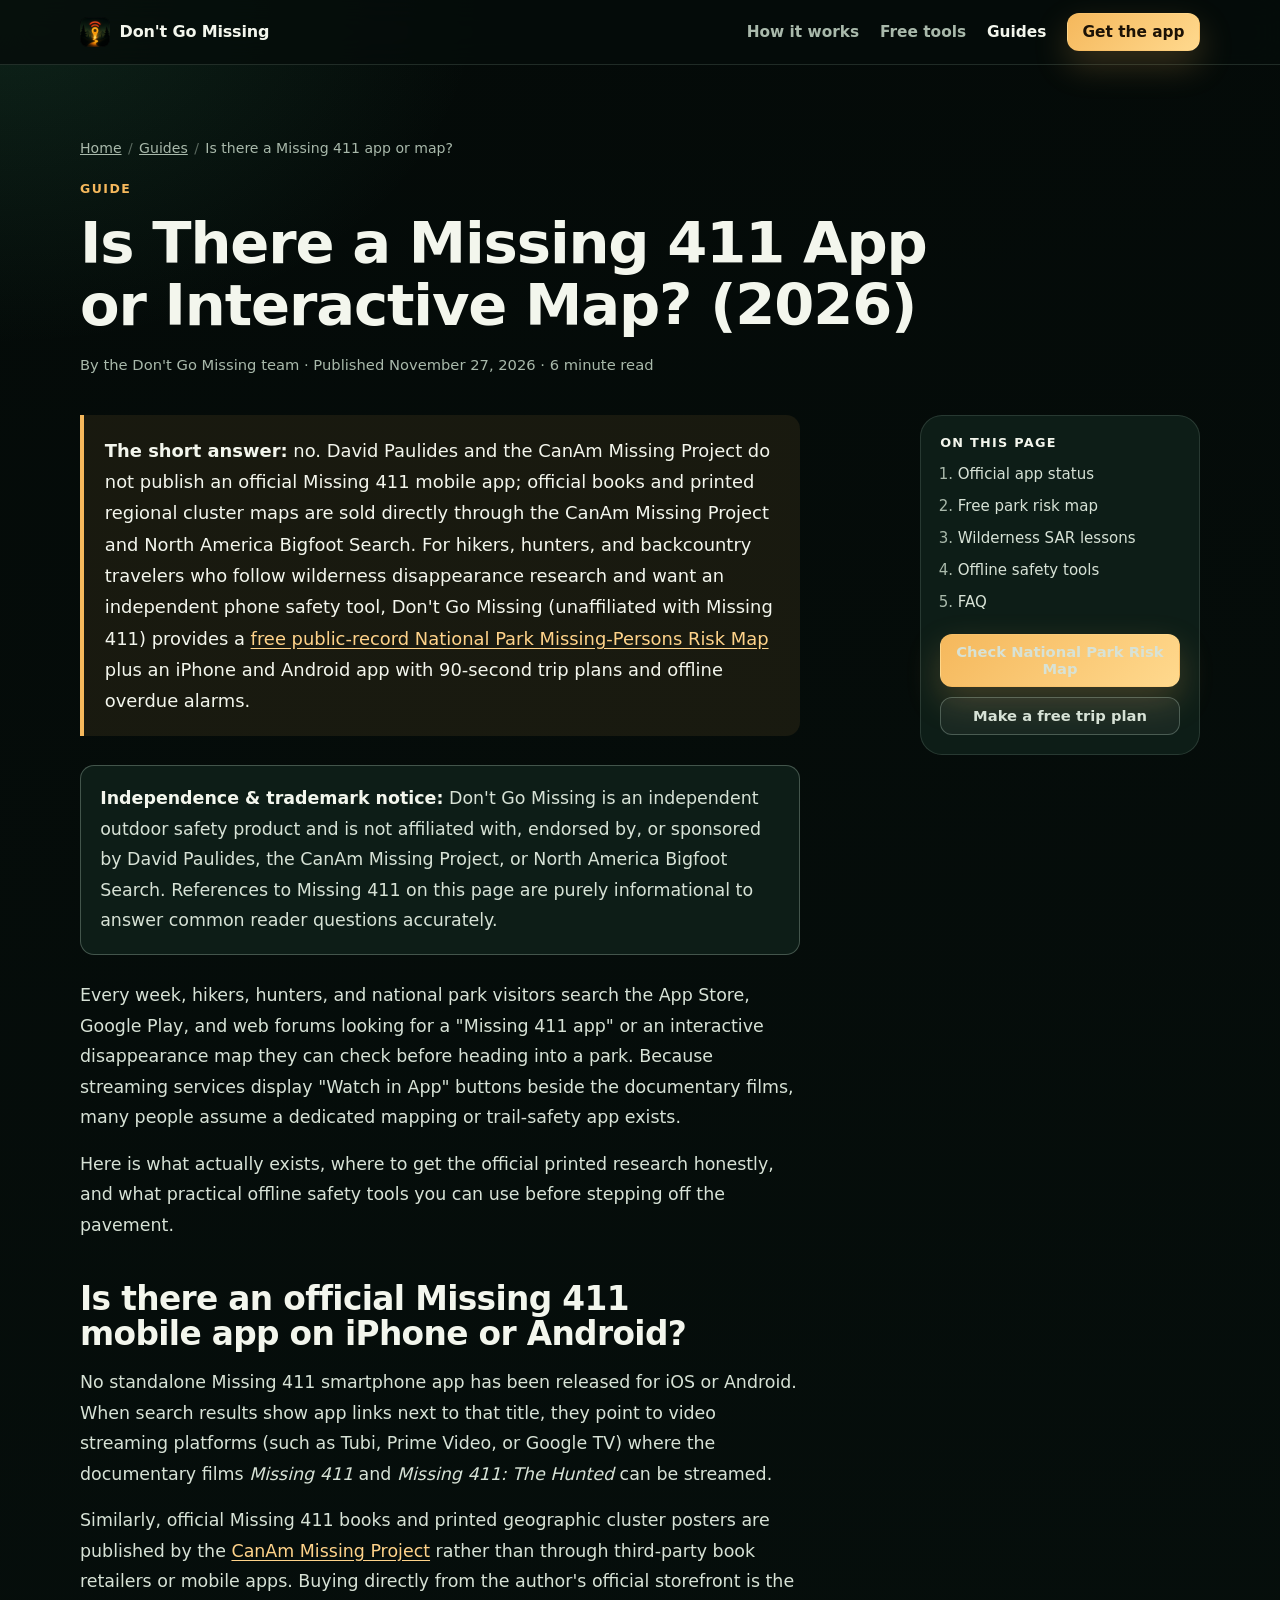
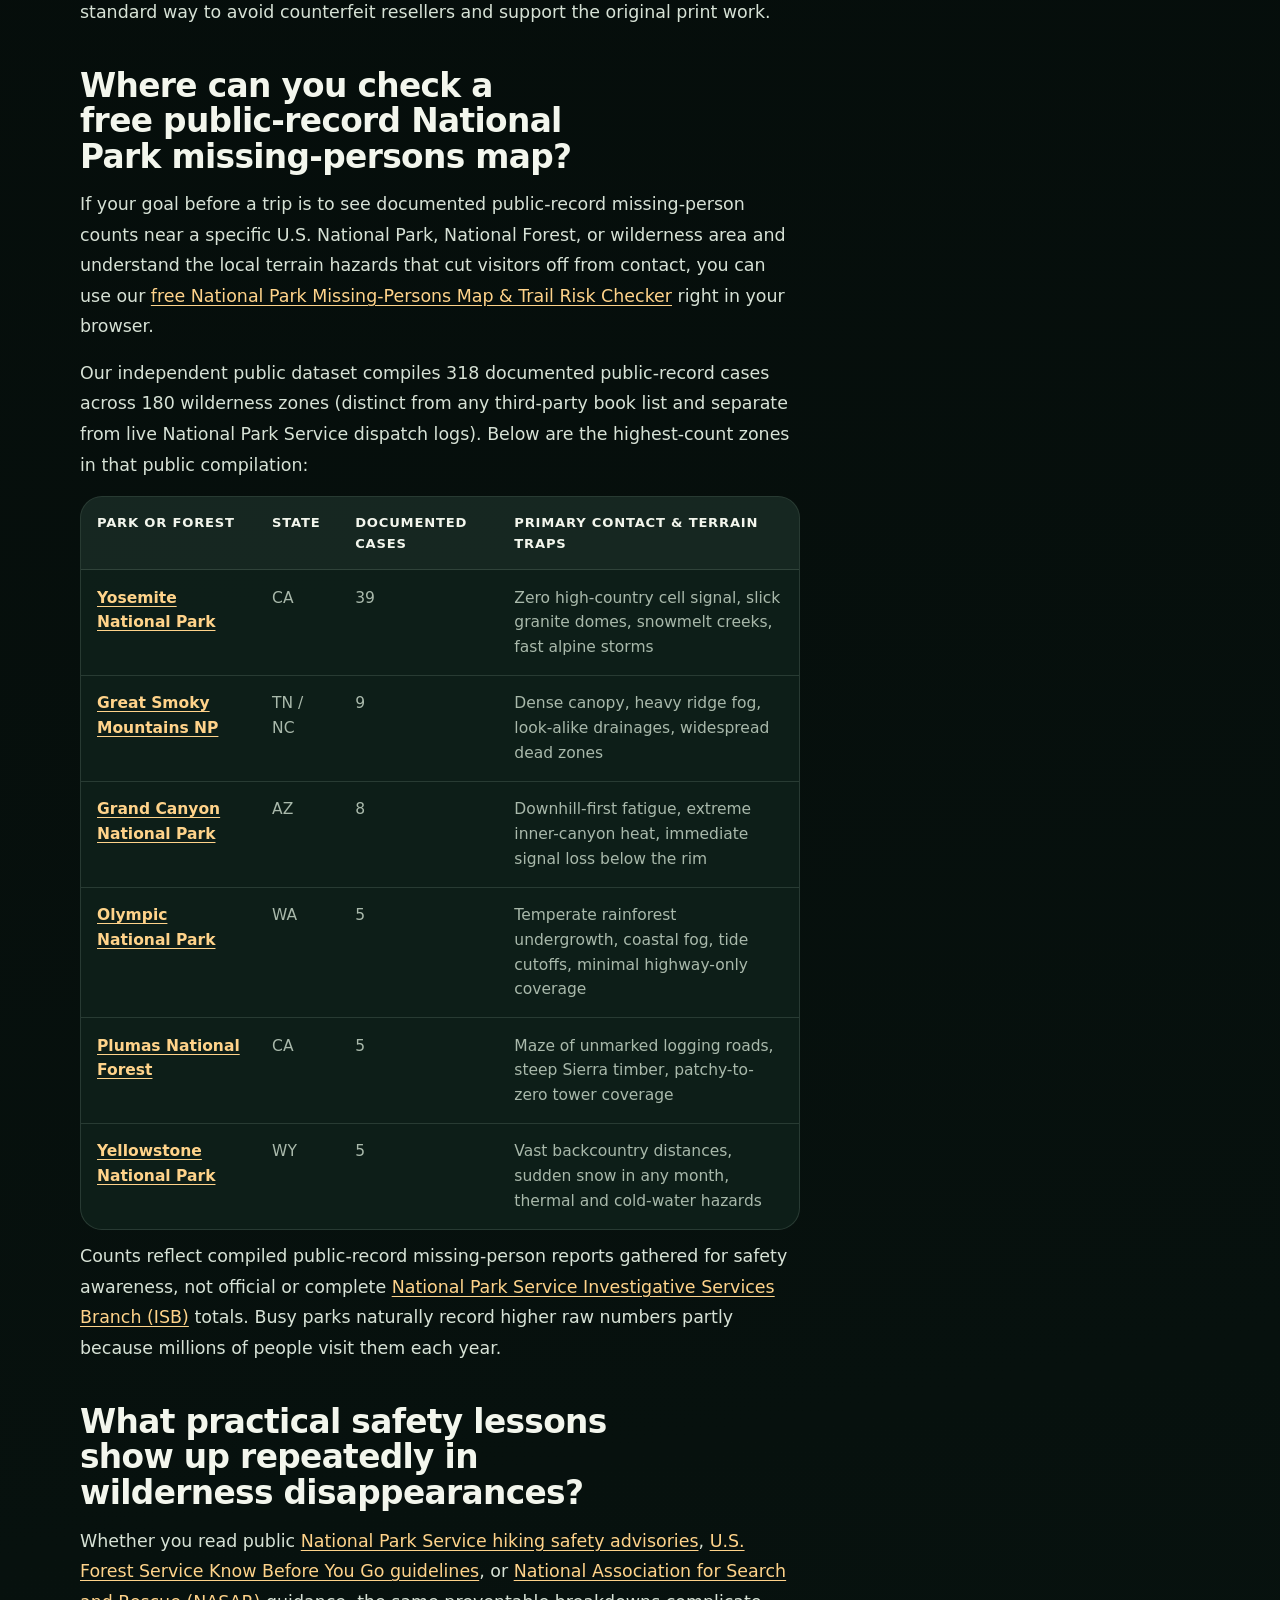
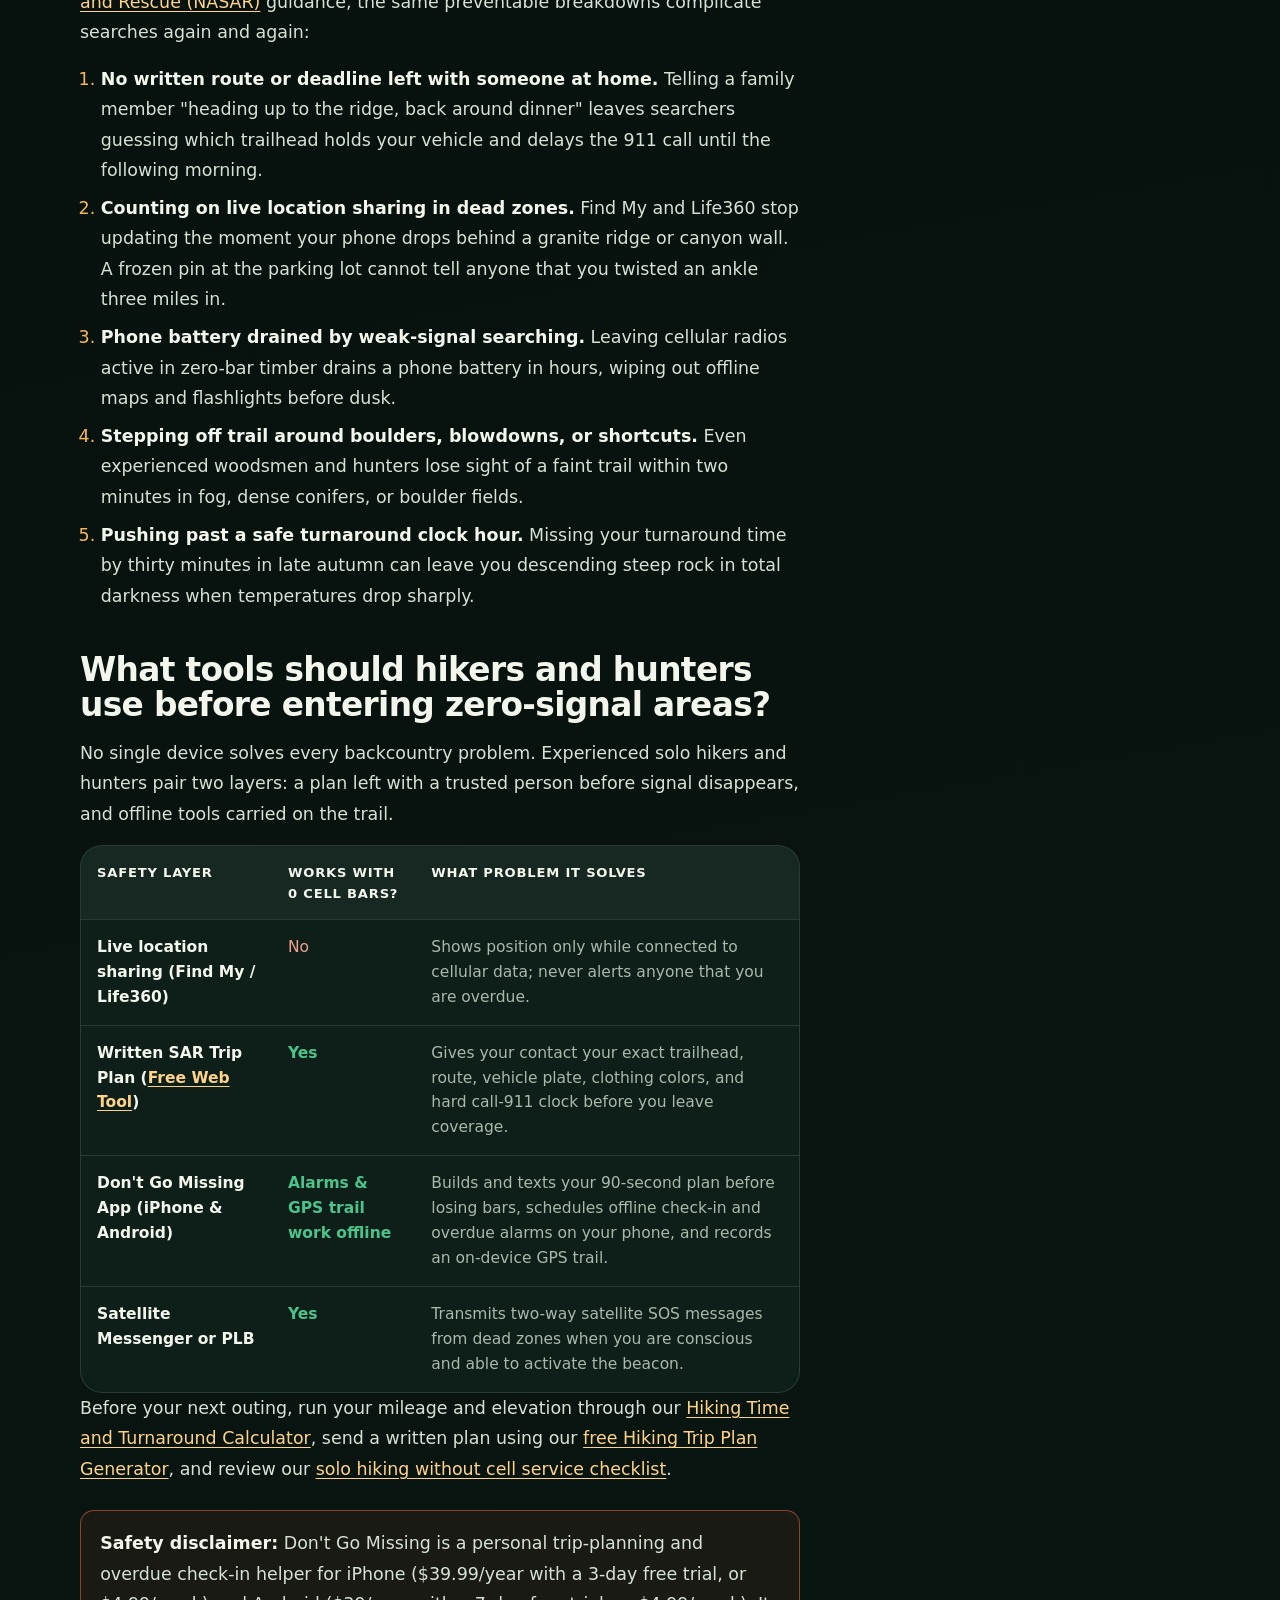
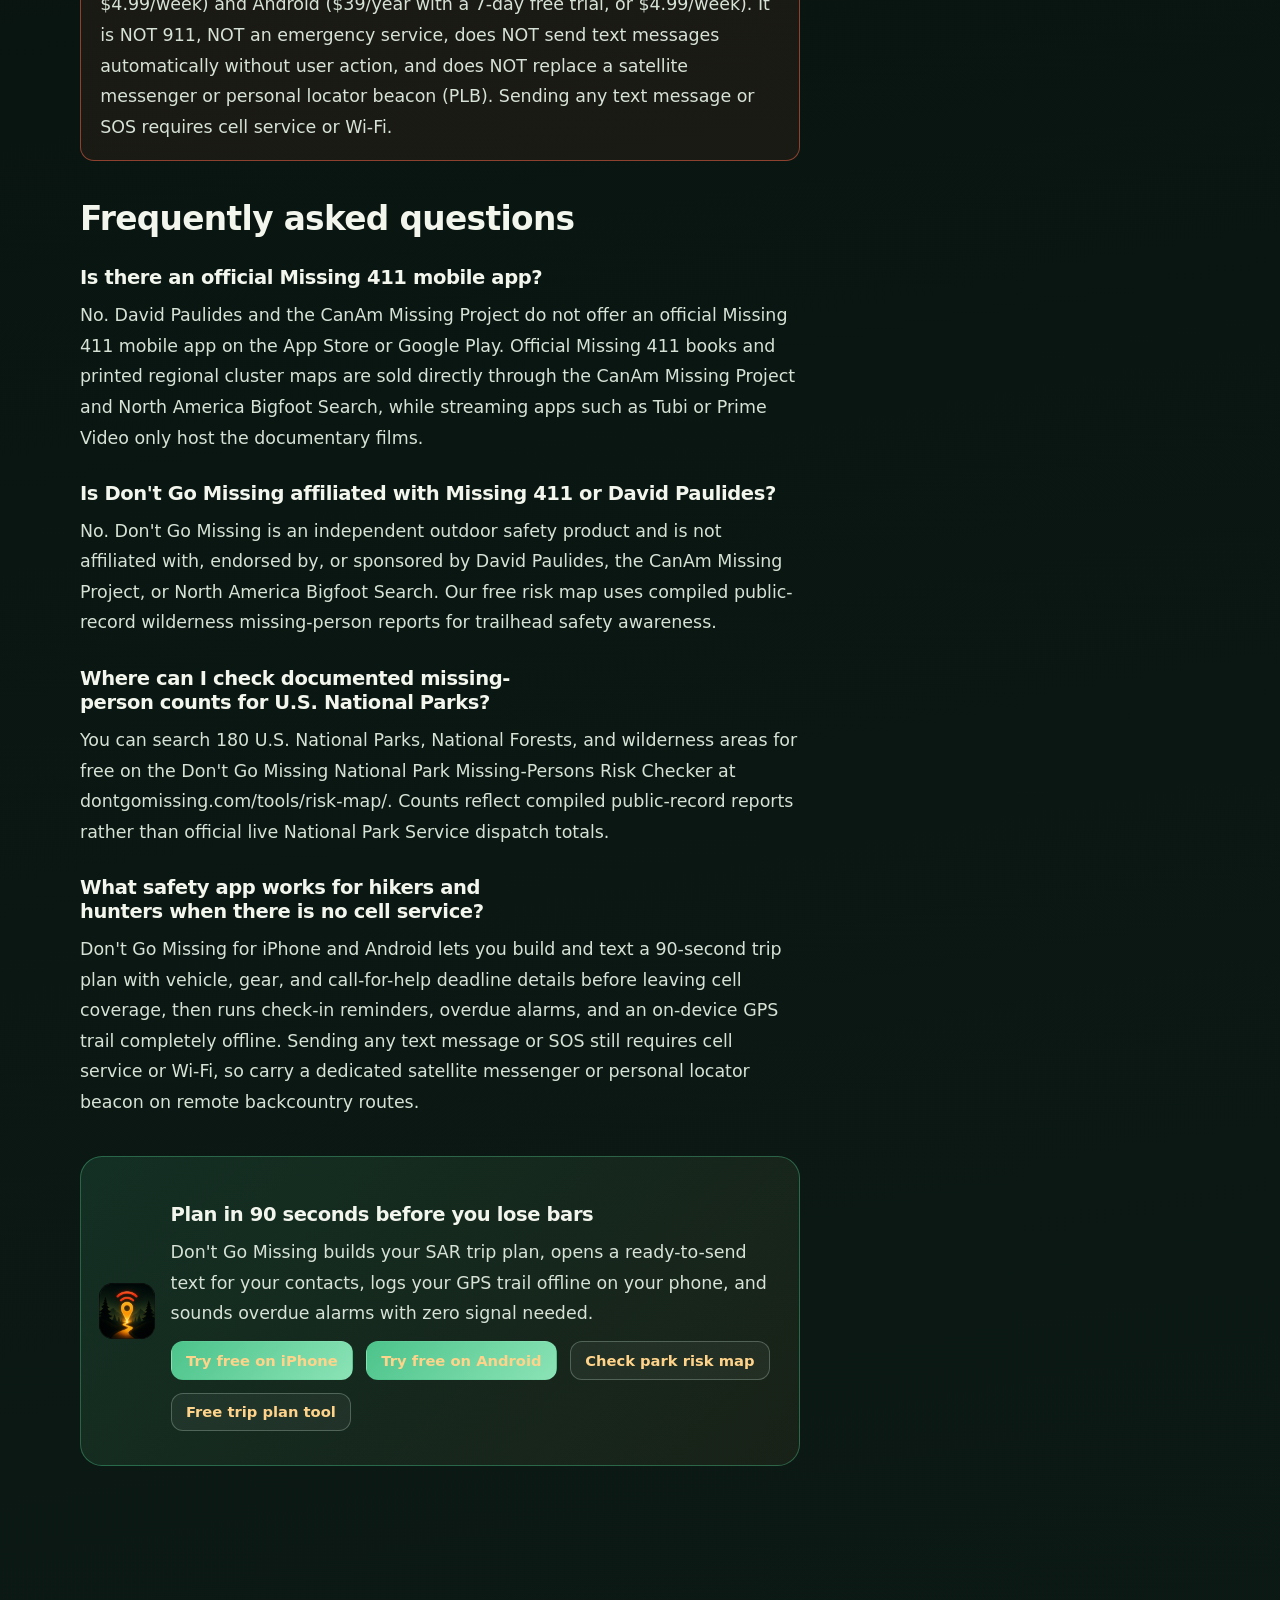
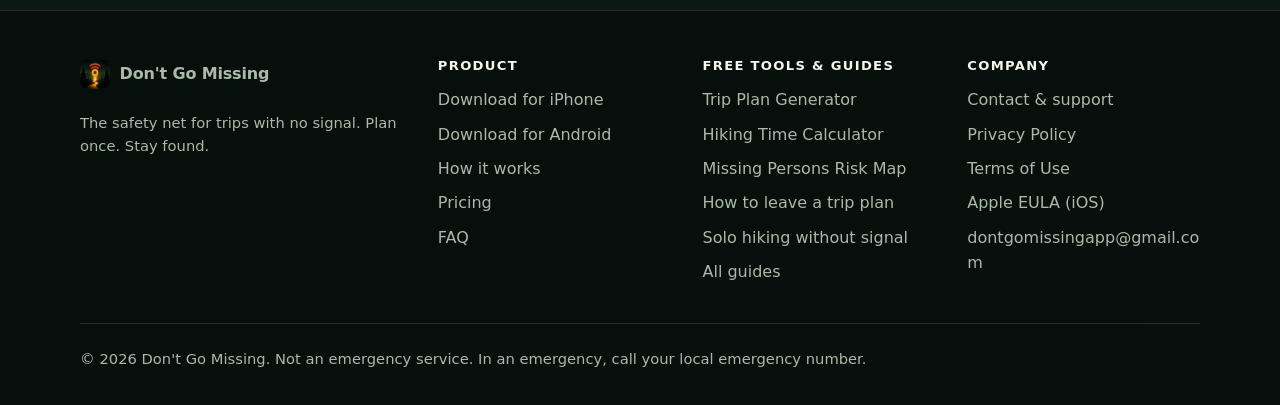
<file: guides/is-there-a-missing-411-app-or-map/index.html>
<!doctype html>
<html lang="en">
<head>
  <meta charset="utf-8">
  <meta name="viewport" content="width=device-width, initial-scale=1">
  <title>Is There a Missing 411 App or Interactive Map? (2026)</title>
  <meta name="description" content="David Paulides has no official Missing 411 app. See where to find official cluster maps, plus free public-record park risk tools and offline safety apps.">
  <link rel="canonical" href="https://dontgomissing.com/guides/is-there-a-missing-411-app-or-map/">
  <meta name="apple-itunes-app" content="app-id=6768712827">
  <meta property="og:site_name" content="Don't Go Missing">
  <meta property="og:title" content="Is There a Missing 411 App or Interactive Map? (2026)">
  <meta property="og:description" content="Why there is no official Missing 411 mobile app, where official cluster maps are sold, and how hikers use free public-record park risk maps and offline safety alarms.">
  <meta property="og:type" content="article">
  <meta property="og:url" content="https://dontgomissing.com/guides/is-there-a-missing-411-app-or-map/">
  <meta property="og:image" content="https://dontgomissing.com/assets/og-preview.webp">
  <meta property="article:published_time" content="2026-11-27">
  <meta property="article:modified_time" content="2026-11-27">
  <meta name="twitter:card" content="summary_large_image">
  <meta name="theme-color" content="#07110e">
  <link rel="icon" href="/assets/favicon.svg" type="image/svg+xml">
  <link rel="apple-touch-icon" href="/assets/app-icon-180.png">
  <link rel="stylesheet" href="/assets/styles.css?v=20261127">
  <script type="application/ld+json">
  {
    "@context": "https://schema.org",
    "@graph": [
      {
        "@type": "Article",
        "headline": "Is There a Missing 411 App or Interactive Map? (2026)",
        "description": "Why David Paulides and the CanAm Missing Project do not publish a Missing 411 mobile app, where to buy official paper cluster maps, and how hikers use independent trail-safety tools.",
        "url": "https://dontgomissing.com/guides/is-there-a-missing-411-app-or-map/",
        "mainEntityOfPage": "https://dontgomissing.com/guides/is-there-a-missing-411-app-or-map/",
        "image": "https://dontgomissing.com/assets/og-preview.webp",
        "datePublished": "2026-11-27",
        "dateModified": "2026-11-27",
        "author": { "@type": "Organization", "name": "Don't Go Missing", "url": "https://dontgomissing.com/" },
        "publisher": { "@type": "Organization", "name": "Don't Go Missing", "url": "https://dontgomissing.com/", "logo": { "@type": "ImageObject", "url": "https://dontgomissing.com/assets/app-icon-180.png" } }
      },
      {
        "@type": "BreadcrumbList",
        "itemListElement": [
          { "@type": "ListItem", "position": 1, "name": "Home", "item": "https://dontgomissing.com/" },
          { "@type": "ListItem", "position": 2, "name": "Guides", "item": "https://dontgomissing.com/guides/" },
          { "@type": "ListItem", "position": 3, "name": "Is there a Missing 411 app or map?", "item": "https://dontgomissing.com/guides/is-there-a-missing-411-app-or-map/" }
        ]
      },
      {
        "@type": "FAQPage",
        "mainEntity": [
          {
            "@type": "Question",
            "name": "Is there an official Missing 411 mobile app?",
            "acceptedAnswer": { "@type": "Answer", "text": "No. David Paulides and the CanAm Missing Project do not offer an official Missing 411 mobile app on the App Store or Google Play. Official Missing 411 books and printed regional cluster maps are sold directly through the CanAm Missing Project and North America Bigfoot Search, while streaming apps such as Tubi or Prime Video only host the documentary films." }
          },
          {
            "@type": "Question",
            "name": "Is Don't Go Missing affiliated with Missing 411 or David Paulides?",
            "acceptedAnswer": { "@type": "Answer", "text": "No. Don't Go Missing is an independent outdoor safety product and is not affiliated with, endorsed by, or sponsored by David Paulides, the CanAm Missing Project, or North America Bigfoot Search. Our free risk map uses compiled public-record wilderness missing-person reports for trailhead safety awareness." }
          },
          {
            "@type": "Question",
            "name": "Where can I check documented missing-person counts for U.S. National Parks?",
            "acceptedAnswer": { "@type": "Answer", "text": "You can search 180 U.S. National Parks, National Forests, and wilderness areas for free on the Don't Go Missing National Park Missing-Persons Risk Checker at dontgomissing.com/tools/risk-map/. Counts reflect compiled public-record reports rather than official live National Park Service dispatch totals." }
          },
          {
            "@type": "Question",
            "name": "What safety app works for hikers and hunters when there is no cell service?",
            "acceptedAnswer": { "@type": "Answer", "text": "Don't Go Missing for iPhone and Android lets you build and text a 90-second trip plan with vehicle, gear, and call-for-help deadline details before leaving cell coverage, then runs check-in reminders, overdue alarms, and an on-device GPS trail completely offline. Sending any text message or SOS still requires cell service or Wi-Fi, so carry a dedicated satellite messenger or personal locator beacon on remote backcountry routes." }
          }
        ]
      }
    ]
  }
  </script>
</head>
<body>
  <a class="skip-link" href="#main">Skip to content</a>

  <header class="site-header">
    <div class="wrap">
      <a class="brand" href="/" aria-label="Don't Go Missing home">
        <img src="/assets/app-icon-80.png" alt="" width="30" height="30">
        <span>Don't Go Missing</span>
      </a>
      <nav class="nav" aria-label="Primary">
        <a href="/#how">How it works</a>
        <a href="/tools/">Free tools</a>
        <a href="/guides/" aria-current="page">Guides</a>
        <a class="button button-primary button-small" href="/download/?src=nav">Get the app</a>
      </nav>
    </div>
  </header>

  <main id="main">
    <section class="page-hero">
      <div class="wrap">
        <ol class="breadcrumbs">
          <li><a href="/">Home</a></li>
          <li><a href="/guides/">Guides</a></li>
          <li>Is there a Missing 411 app or map?</li>
        </ol>
        <p class="eyebrow">Guide</p>
        <h1>Is There a Missing 411 App or Interactive Map? (2026)</h1>
        <p class="byline" style="margin-top:1rem">By the Don't Go Missing team &middot; Published November 27, 2026 &middot; 6 minute read</p>
      </div>
    </section>

    <section class="section-tight" style="padding-top:0">
      <div class="wrap article-layout">
        <article class="prose">
          <div class="answer-box">
            <p><strong>The short answer:</strong> no. David Paulides and the CanAm Missing Project do not publish an official Missing 411 mobile app; official books and printed regional cluster maps are sold directly through the CanAm Missing Project and North America Bigfoot Search. For hikers, hunters, and backcountry travelers who follow wilderness disappearance research and want an independent phone safety tool, Don't Go Missing (unaffiliated with Missing 411) provides a <a href="/tools/risk-map/">free public-record National Park Missing-Persons Risk Map</a> plus an iPhone and Android app with 90-second trip plans and offline overdue alarms.</p>
          </div>

          <div class="callout">
            <p><strong>Independence &amp; trademark notice:</strong> Don't Go Missing is an independent outdoor safety product and is not affiliated with, endorsed by, or sponsored by David Paulides, the CanAm Missing Project, or North America Bigfoot Search. References to Missing 411 on this page are purely informational to answer common reader questions accurately.</p>
          </div>

          <p>Every week, hikers, hunters, and national park visitors search the App Store, Google Play, and web forums looking for a "Missing 411 app" or an interactive disappearance map they can check before heading into a park. Because streaming services display "Watch in App" buttons beside the documentary films, many people assume a dedicated mapping or trail-safety app exists.</p>
          <p>Here is what actually exists, where to get the official printed research honestly, and what practical offline safety tools you can use before stepping off the pavement.</p>

          <h2 id="official-status">Is there an official Missing 411 mobile app on iPhone or Android?</h2>
          <p>No standalone Missing 411 smartphone app has been released for iOS or Android. When search results show app links next to that title, they point to video streaming platforms (such as Tubi, Prime Video, or Google TV) where the documentary films <em>Missing 411</em> and <em>Missing 411: The Hunted</em> can be streamed.</p>
          <p>Similarly, official Missing 411 books and printed geographic cluster posters are published by the <a href="https://www.canammissing.com/" rel="noopener noreferrer">CanAm Missing Project</a> rather than through third-party book retailers or mobile apps. Buying directly from the author's official storefront is the standard way to avoid counterfeit resellers and support the original print work.</p>

          <h2 id="interactive-risk-map">Where can you check a free public-record National Park missing-persons map?</h2>
          <p>If your goal before a trip is to see documented public-record missing-person counts near a specific U.S. National Park, National Forest, or wilderness area and understand the local terrain hazards that cut visitors off from contact, you can use our <a href="/tools/risk-map/">free National Park Missing-Persons Map &amp; Trail Risk Checker</a> right in your browser.</p>
          <p>Our independent public dataset compiles 318 documented public-record cases across 180 wilderness zones (distinct from any third-party book list and separate from live National Park Service dispatch logs). Below are the highest-count zones in that public compilation:</p>
          <div class="table-scroll">
            <table>
              <thead>
                <tr><th scope="col">Park or Forest</th><th scope="col">State</th><th scope="col">Documented Cases</th><th scope="col">Primary Contact &amp; Terrain Traps</th></tr>
              </thead>
              <tbody>
                <tr><th scope="row"><a href="/tools/risk-map/?park=yosemite-national-park">Yosemite National Park</a></th><td>CA</td><td>39</td><td>Zero high-country cell signal, slick granite domes, snowmelt creeks, fast alpine storms</td></tr>
                <tr><th scope="row"><a href="/tools/risk-map/?park=great-smoky-mountains-national-park">Great Smoky Mountains NP</a></th><td>TN / NC</td><td>9</td><td>Dense canopy, heavy ridge fog, look-alike drainages, widespread dead zones</td></tr>
                <tr><th scope="row"><a href="/tools/risk-map/?park=grand-canyon-national-park">Grand Canyon National Park</a></th><td>AZ</td><td>8</td><td>Downhill-first fatigue, extreme inner-canyon heat, immediate signal loss below the rim</td></tr>
                <tr><th scope="row"><a href="/tools/risk-map/?park=olympic-national-park">Olympic National Park</a></th><td>WA</td><td>5</td><td>Temperate rainforest undergrowth, coastal fog, tide cutoffs, minimal highway-only coverage</td></tr>
                <tr><th scope="row"><a href="/tools/risk-map/?park=plumas-national-forest">Plumas National Forest</a></th><td>CA</td><td>5</td><td>Maze of unmarked logging roads, steep Sierra timber, patchy-to-zero tower coverage</td></tr>
                <tr><th scope="row"><a href="/tools/risk-map/?park=yellowstone-national-park">Yellowstone National Park</a></th><td>WY</td><td>5</td><td>Vast backcountry distances, sudden snow in any month, thermal and cold-water hazards</td></tr>
              </tbody>
            </table>
          </div>
          <p class="fine-print" style="margin-top:0.7rem">Counts reflect compiled public-record missing-person reports gathered for safety awareness, not official or complete <a href="https://www.nps.gov/orgs/1563/isb.htm" rel="noopener noreferrer">National Park Service Investigative Services Branch (ISB)</a> totals. Busy parks naturally record higher raw numbers partly because millions of people visit them each year.</p>

          <h2 id="sar-lessons">What practical safety lessons show up repeatedly in wilderness disappearances?</h2>
          <p>Whether you read public <a href="https://www.nps.gov/articles/hiking-safety.htm" rel="noopener noreferrer">National Park Service hiking safety advisories</a>, <a href="https://www.fs.usda.gov/visit/know-before-you-go" rel="noopener noreferrer">U.S. Forest Service Know Before You Go guidelines</a>, or <a href="https://nasar.org/page/Education" rel="noopener noreferrer">National Association for Search and Rescue (NASAR)</a> guidance, the same preventable breakdowns complicate searches again and again:</p>
          <ol>
            <li><strong>No written route or deadline left with someone at home.</strong> Telling a family member "heading up to the ridge, back around dinner" leaves searchers guessing which trailhead holds your vehicle and delays the 911 call until the following morning.</li>
            <li><strong>Counting on live location sharing in dead zones.</strong> Find My and Life360 stop updating the moment your phone drops behind a granite ridge or canyon wall. A frozen pin at the parking lot cannot tell anyone that you twisted an ankle three miles in.</li>
            <li><strong>Phone battery drained by weak-signal searching.</strong> Leaving cellular radios active in zero-bar timber drains a phone battery in hours, wiping out offline maps and flashlights before dusk.</li>
            <li><strong>Stepping off trail around boulders, blowdowns, or shortcuts.</strong> Even experienced woodsmen and hunters lose sight of a faint trail within two minutes in fog, dense conifers, or boulder fields.</li>
            <li><strong>Pushing past a safe turnaround clock hour.</strong> Missing your turnaround time by thirty minutes in late autumn can leave you descending steep rock in total darkness when temperatures drop sharply.</li>
          </ol>

          <h2 id="safety-tools">What tools should hikers and hunters use before entering zero-signal areas?</h2>
          <p>No single device solves every backcountry problem. Experienced solo hikers and hunters pair two layers: a plan left with a trusted person before signal disappears, and offline tools carried on the trail.</p>
          <div class="table-scroll">
            <table>
              <thead>
                <tr><th scope="col">Safety Layer</th><th scope="col">Works With 0 Cell Bars?</th><th scope="col">What Problem It Solves</th></tr>
              </thead>
              <tbody>
                <tr><th scope="row">Live location sharing (Find My / Life360)</th><td class="no">No</td><td>Shows position only while connected to cellular data; never alerts anyone that you are overdue.</td></tr>
                <tr><th scope="row">Written SAR Trip Plan (<a href="/tools/trip-plan/">Free Web Tool</a>)</th><td class="yes">Yes</td><td>Gives your contact your exact trailhead, route, vehicle plate, clothing colors, and hard call-911 clock before you leave coverage.</td></tr>
                <tr><th scope="row">Don't Go Missing App (iPhone &amp; Android)</th><td class="yes">Alarms &amp; GPS trail work offline</td><td>Builds and texts your 90-second plan before losing bars, schedules offline check-in and overdue alarms on your phone, and records an on-device GPS trail.</td></tr>
                <tr><th scope="row">Satellite Messenger or PLB</th><td class="yes">Yes</td><td>Transmits two-way satellite SOS messages from dead zones when you are conscious and able to activate the beacon.</td></tr>
              </tbody>
            </table>
          </div>
          <p>Before your next outing, run your mileage and elevation through our <a href="/tools/hiking-time-calculator/">Hiking Time and Turnaround Calculator</a>, send a written plan using our <a href="/tools/trip-plan/">free Hiking Trip Plan Generator</a>, and review our <a href="/guides/solo-hiking-safety-no-cell-service/">solo hiking without cell service checklist</a>.</p>

          <div class="callout warn">
            <p><strong>Safety disclaimer:</strong> Don't Go Missing is a personal trip-planning and overdue check-in helper for iPhone ($39.99/year with a 3-day free trial, or $4.99/week) and Android ($39/year with a 7-day free trial, or $4.99/week). It is NOT 911, NOT an emergency service, does NOT send text messages automatically without user action, and does NOT replace a satellite messenger or personal locator beacon (PLB). Sending any text message or SOS requires cell service or Wi-Fi.</p>
          </div>

          <h2 id="faq">Frequently asked questions</h2>
          <h3>Is there an official Missing 411 mobile app?</h3>
          <p>No. David Paulides and the CanAm Missing Project do not offer an official Missing 411 mobile app on the App Store or Google Play. Official Missing 411 books and printed regional cluster maps are sold directly through the CanAm Missing Project and North America Bigfoot Search, while streaming apps such as Tubi or Prime Video only host the documentary films.</p>
          <h3>Is Don't Go Missing affiliated with Missing 411 or David Paulides?</h3>
          <p>No. Don't Go Missing is an independent outdoor safety product and is not affiliated with, endorsed by, or sponsored by David Paulides, the CanAm Missing Project, or North America Bigfoot Search. Our free risk map uses compiled public-record wilderness missing-person reports for trailhead safety awareness.</p>
          <h3>Where can I check documented missing-person counts for U.S. National Parks?</h3>
          <p>You can search 180 U.S. National Parks, National Forests, and wilderness areas for free on the Don't Go Missing National Park Missing-Persons Risk Checker at dontgomissing.com/tools/risk-map/. Counts reflect compiled public-record reports rather than official live National Park Service dispatch totals.</p>
          <h3>What safety app works for hikers and hunters when there is no cell service?</h3>
          <p>Don't Go Missing for iPhone and Android lets you build and text a 90-second trip plan with vehicle, gear, and call-for-help deadline details before leaving cell coverage, then runs check-in reminders, overdue alarms, and an on-device GPS trail completely offline. Sending any text message or SOS still requires cell service or Wi-Fi, so carry a dedicated satellite messenger or personal locator beacon on remote backcountry routes.</p>

          <div class="app-callout" style="margin-top:2.4rem">
            <img src="/assets/app-icon-180.png" alt="Don't Go Missing app icon" width="56" height="56">
            <div>
              <h3>Plan in 90 seconds before you lose bars</h3>
              <p>Don't Go Missing builds your SAR trip plan, opens a ready-to-send text for your contacts, logs your GPS trail offline on your phone, and sounds overdue alarms with zero signal needed.</p>
              <div class="cta-row" style="margin-top:0.8rem">
                <a class="button button-green button-small" href="https://apps.apple.com/app/apple-store/id6768712827?pt=127859278&amp;ct=guide_missing_411_app&amp;mt=8">Try free on iPhone</a>
                <a class="button button-green button-small" href="https://play.google.com/store/apps/details?id=com.dontgomissing.app&amp;referrer=utm_source%3Dguide_missing_411_app%26utm_medium%3Dwebsite">Try free on Android</a>
                <a class="button button-secondary button-small" href="/tools/risk-map/">Check park risk map</a>
                <a class="button button-secondary button-small" href="/tools/trip-plan/">Free trip plan tool</a>
              </div>
            </div>
          </div>
        </article>

        <aside class="toc" aria-label="On this page">
          <h4>On this page</h4>
          <ol>
            <li><a href="#official-status">Official app status</a></li>
            <li><a href="#interactive-risk-map">Free park risk map</a></li>
            <li><a href="#sar-lessons">Wilderness SAR lessons</a></li>
            <li><a href="#safety-tools">Offline safety tools</a></li>
            <li><a href="#faq">FAQ</a></li>
          </ol>
          <a class="button button-primary button-small" href="/tools/risk-map/" style="width:100%;margin-bottom:0.6rem">Check National Park Risk Map</a>
          <a class="button button-secondary button-small" href="/tools/trip-plan/" style="width:100%">Make a free trip plan</a>
        </aside>
      </div>
    </section>
  </main>

  <footer class="site-footer">
    <div class="wrap">
      <div class="footer-grid">
        <div>
          <a class="brand" href="/"><img src="/assets/app-icon-80.png" alt="" width="30" height="30"><span>Don't Go Missing</span></a>
          <p style="margin-top:0.9rem">The safety net for trips with no signal. Plan once. Stay found.</p>
        </div>
        <div>
          <h4>Product</h4>
          <ul>
            <li><a href="https://apps.apple.com/app/apple-store/id6768712827?pt=127859278&amp;ct=guide_missing_411_footer&amp;mt=8">Download for iPhone</a></li>
            <li><a href="https://play.google.com/store/apps/details?id=com.dontgomissing.app&amp;referrer=utm_source%3Dguide_missing_411_footer%26utm_medium%3Dwebsite">Download for Android</a></li>
            <li><a href="/#how">How it works</a></li>
            <li><a href="/#pricing">Pricing</a></li>
            <li><a href="/#faq">FAQ</a></li>
          </ul>
        </div>
        <div>
          <h4>Free tools &amp; guides</h4>
          <ul>
            <li><a href="/tools/trip-plan/">Trip Plan Generator</a></li>
            <li><a href="/tools/hiking-time-calculator/">Hiking Time Calculator</a></li>
            <li><a href="/tools/risk-map/">Missing Persons Risk Map</a></li>
            <li><a href="/guides/hiking-trip-plan/">How to leave a trip plan</a></li>
            <li><a href="/guides/solo-hiking-safety-no-cell-service/">Solo hiking without signal</a></li>
            <li><a href="/guides/">All guides</a></li>
          </ul>
        </div>
        <div>
          <h4>Company</h4>
          <ul>
            <li><a href="/contact/">Contact &amp; support</a></li>
            <li><a href="/privacy/">Privacy Policy</a></li>
            <li><a href="/terms/">Terms of Use</a></li>
            <li><a href="https://www.apple.com/legal/internet-services/itunes/dev/stdeula/">Apple EULA (iOS)</a></li>
            <li><a href="mailto:dontgomissingapp@gmail.com">dontgomissingapp@gmail.com</a></li>
          </ul>
        </div>
      </div>
      <p class="footer-bottom">&copy; 2026 Don't Go Missing. Not an emergency service. In an emergency, call your local emergency number.</p>
    </div>
  </footer>
</body>
</html>
</file>
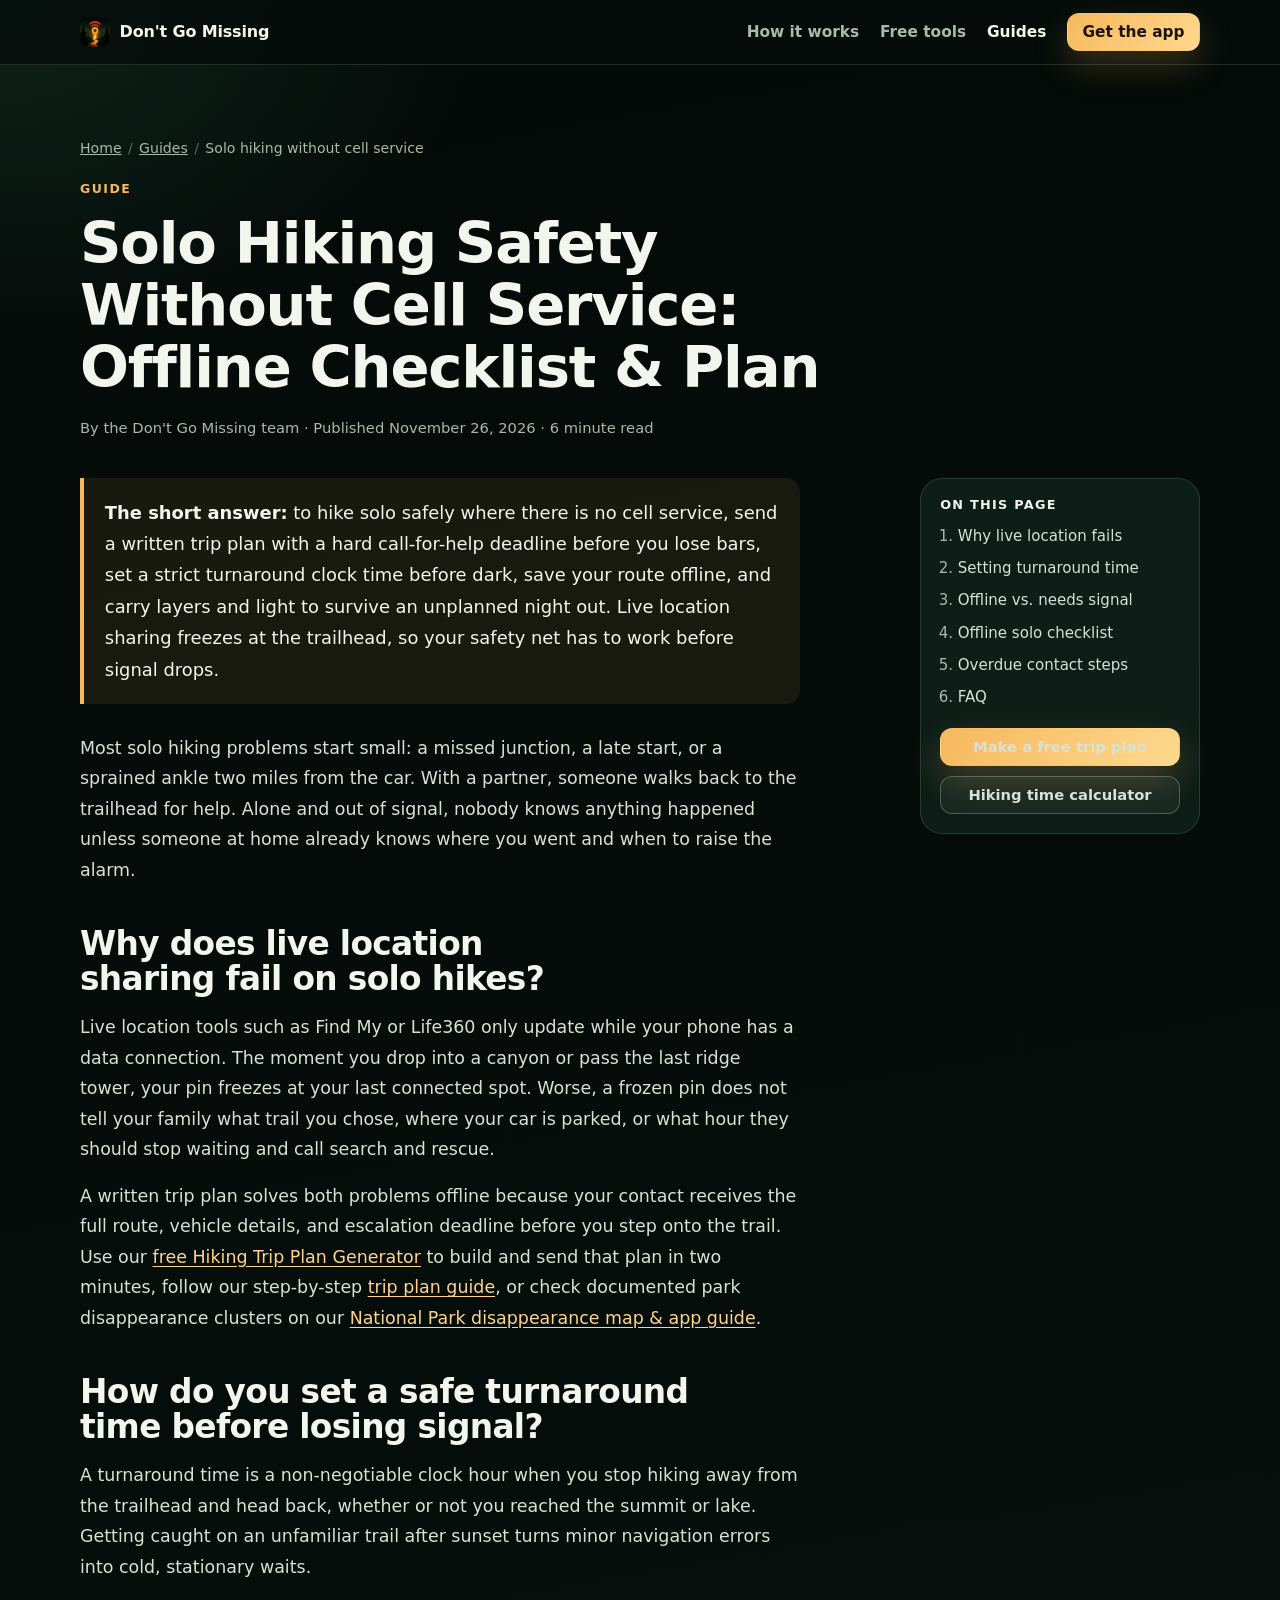
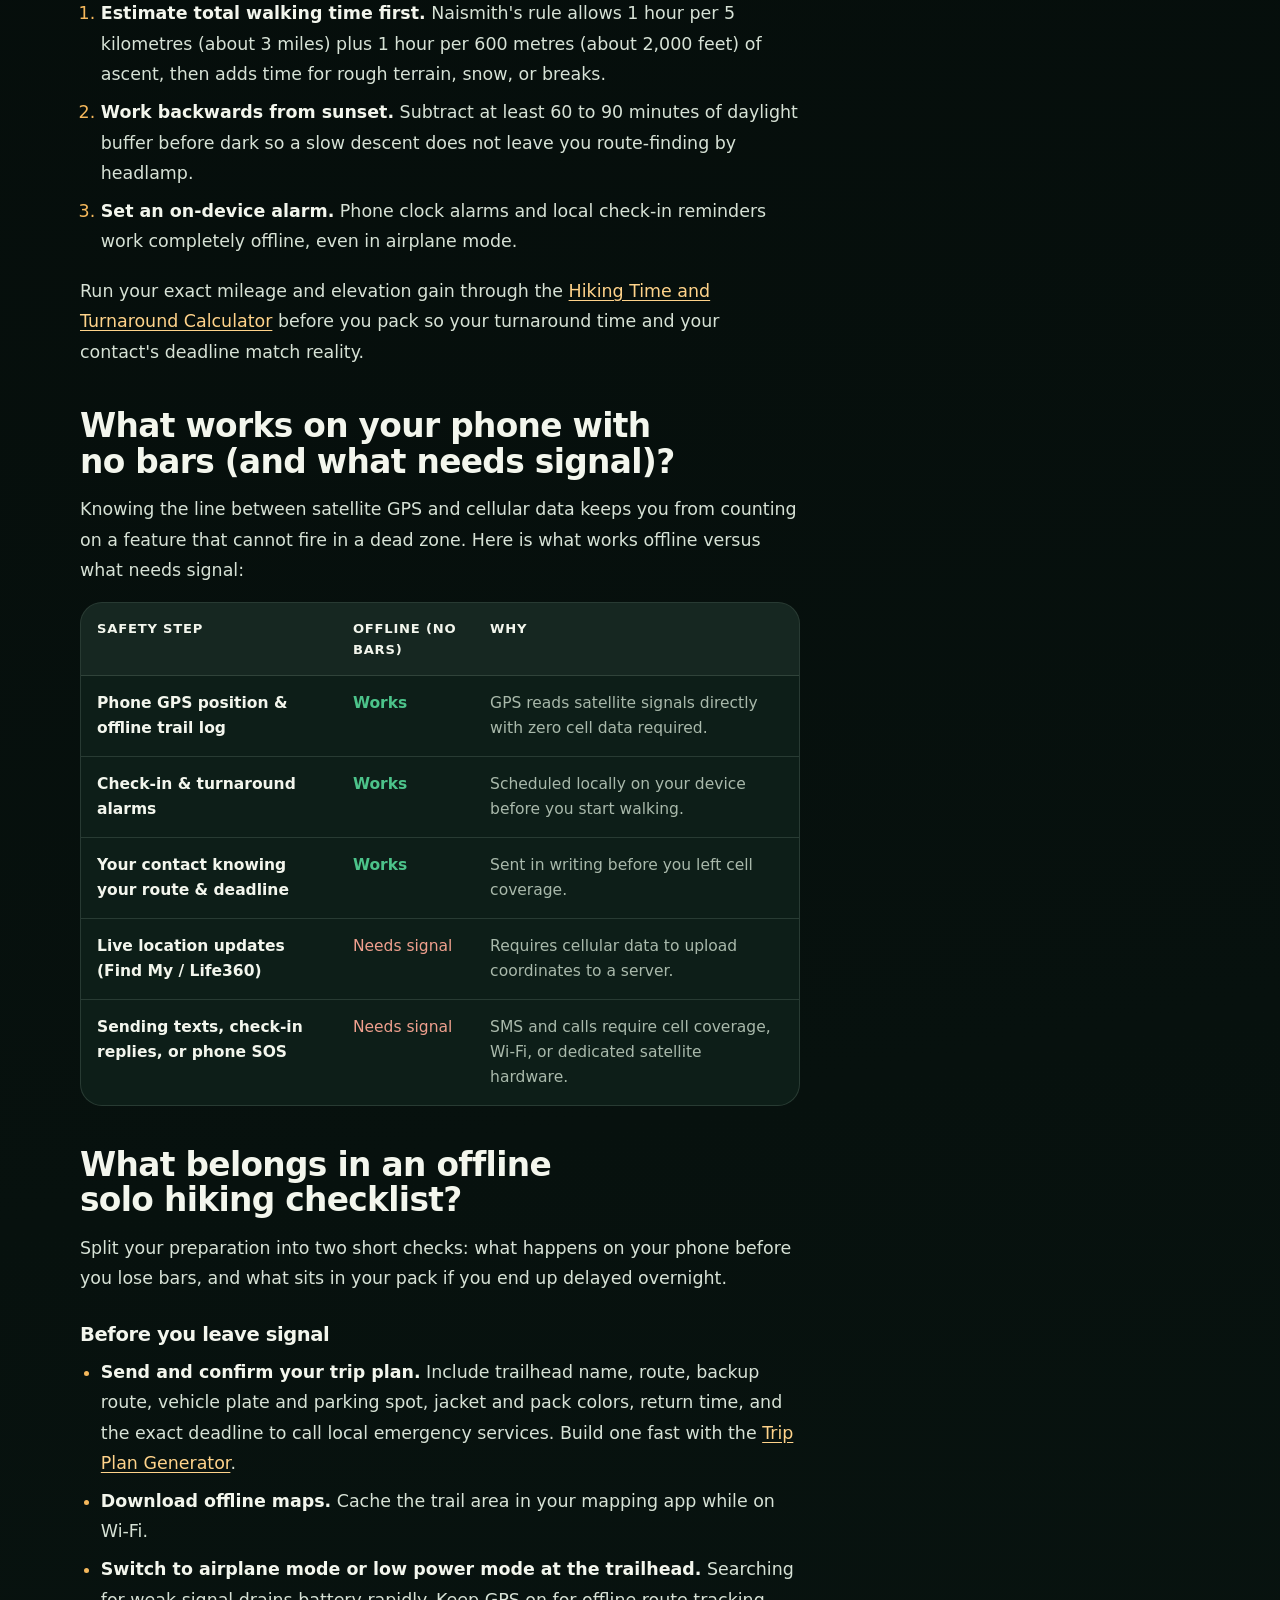
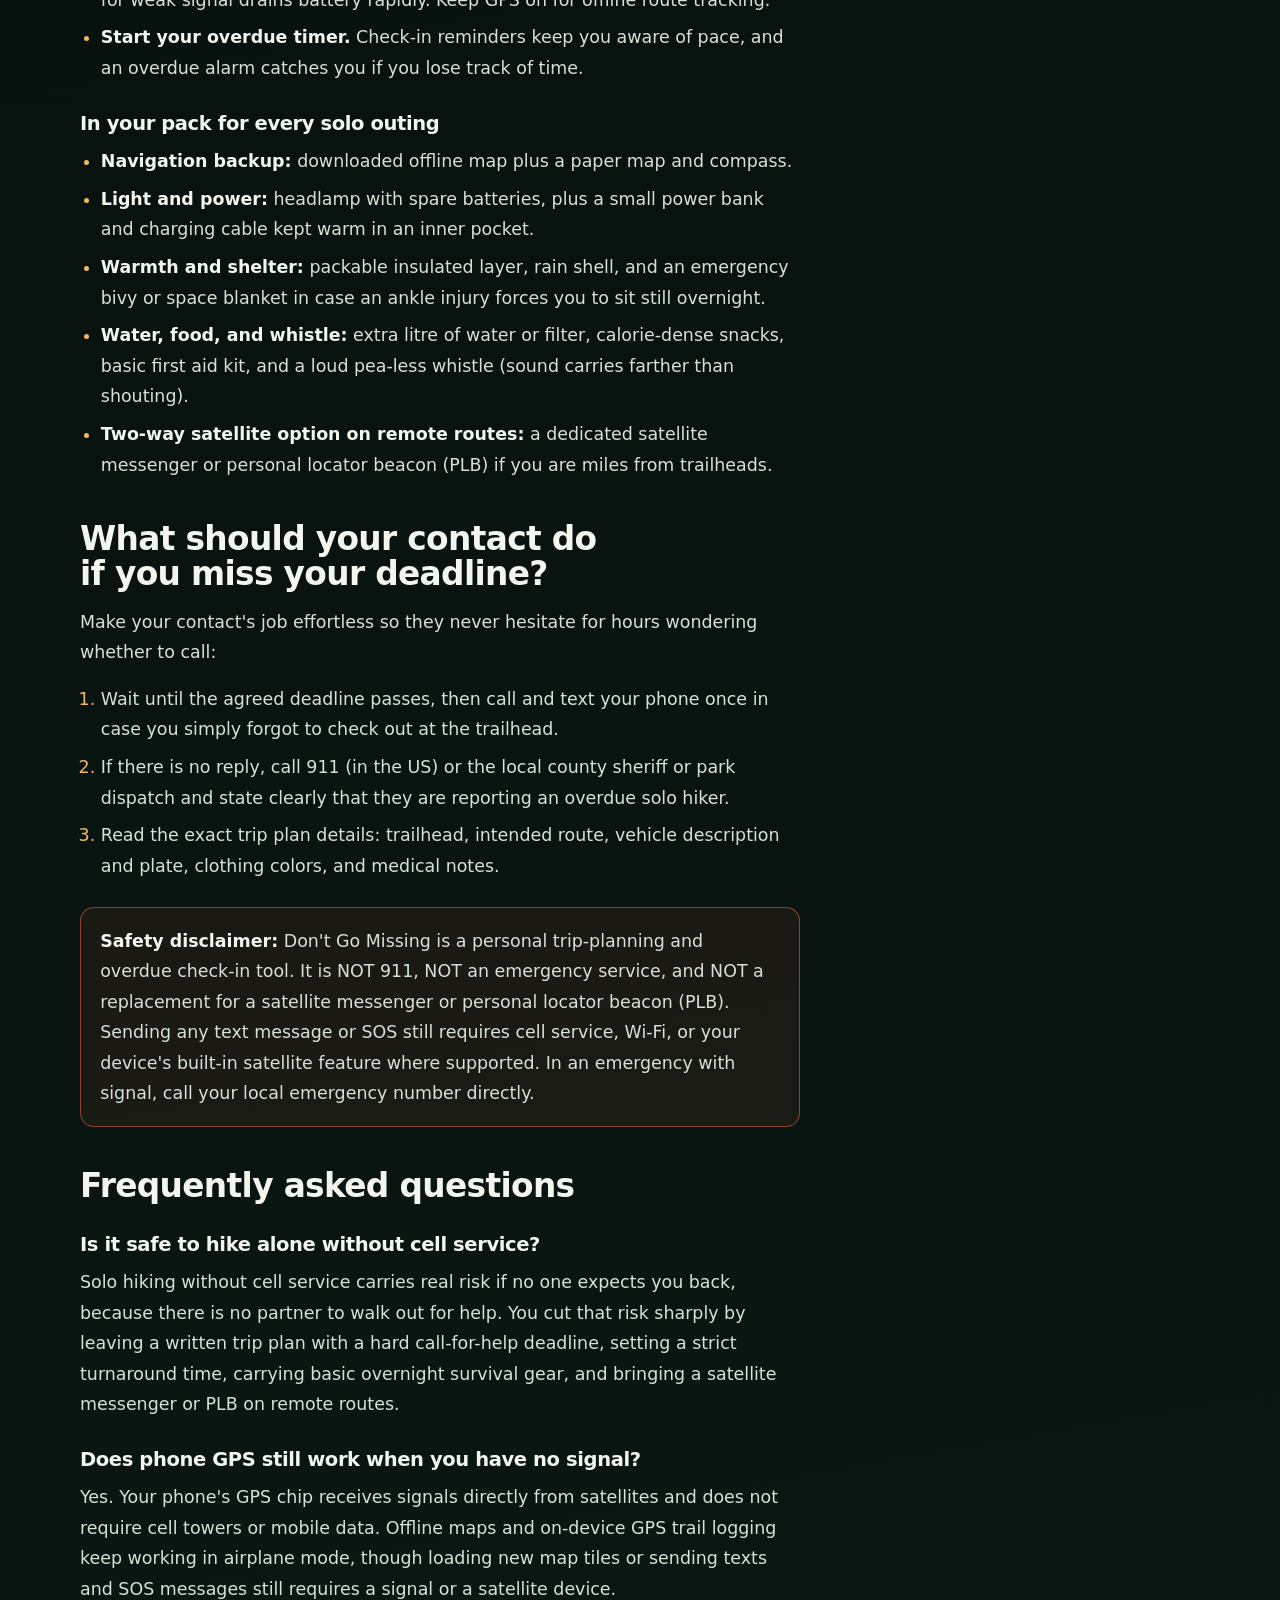
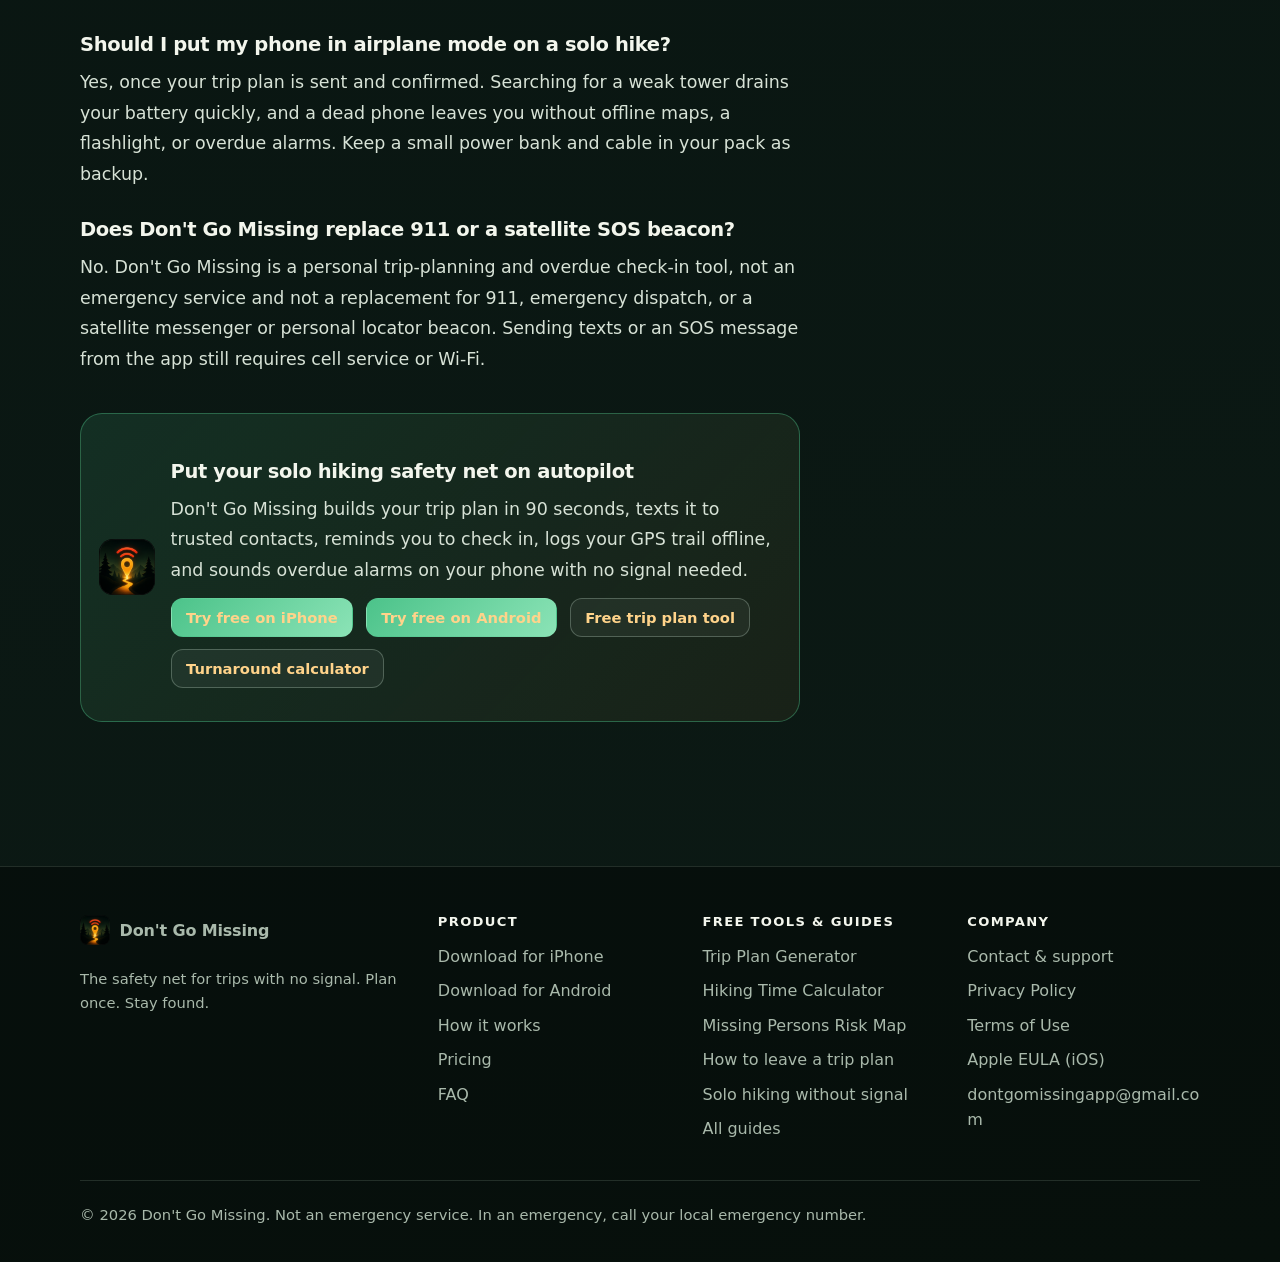
<file: guides/solo-hiking-safety-no-cell-service/index.html>
<!doctype html>
<html lang="en">
<head>
  <meta charset="utf-8">
  <meta name="viewport" content="width=device-width, initial-scale=1">
  <title>Solo Hiking Safety Without Cell Service (Offline Plan)</title>
  <meta name="description" content="How to hike alone safely with no cell signal. Why live location fails offline, how to set a turnaround time, and what belongs in an offline trip plan.">
  <link rel="canonical" href="https://dontgomissing.com/guides/solo-hiking-safety-no-cell-service/">
  <meta name="apple-itunes-app" content="app-id=6768712827">
  <meta property="og:site_name" content="Don't Go Missing">
  <meta property="og:title" content="Solo Hiking Safety Without Cell Service: Offline Checklist &amp; Plan">
  <meta property="og:description" content="Why live location sharing stops at the trailhead, how to set a hard turnaround time, and an offline safety plan for solo hikers.">
  <meta property="og:type" content="article">
  <meta property="og:url" content="https://dontgomissing.com/guides/solo-hiking-safety-no-cell-service/">
  <meta property="og:image" content="https://dontgomissing.com/assets/og-preview.webp">
  <meta property="article:published_time" content="2026-11-26">
  <meta property="article:modified_time" content="2026-11-27">
  <meta name="twitter:card" content="summary_large_image">
  <meta name="theme-color" content="#07110e">
  <link rel="icon" href="/assets/favicon.svg" type="image/svg+xml">
  <link rel="apple-touch-icon" href="/assets/app-icon-180.png">
  <link rel="stylesheet" href="/assets/styles.css?v=20261127">
  <script type="application/ld+json">
  {
    "@context": "https://schema.org",
    "@graph": [
      {
        "@type": "Article",
        "headline": "Solo Hiking Safety Without Cell Service: Offline Checklist & Plan",
        "description": "How to stay safe when hiking alone with no cell signal, including turnaround timing, offline phone settings, and leaving a written trip plan.",
        "url": "https://dontgomissing.com/guides/solo-hiking-safety-no-cell-service/",
        "mainEntityOfPage": "https://dontgomissing.com/guides/solo-hiking-safety-no-cell-service/",
        "image": "https://dontgomissing.com/assets/og-preview.webp",
        "datePublished": "2026-11-26",
        "dateModified": "2026-11-27",
        "author": { "@type": "Organization", "name": "Don't Go Missing", "url": "https://dontgomissing.com/" },
        "publisher": { "@type": "Organization", "name": "Don't Go Missing", "url": "https://dontgomissing.com/", "logo": { "@type": "ImageObject", "url": "https://dontgomissing.com/assets/app-icon-180.png" } }
      },
      {
        "@type": "BreadcrumbList",
        "itemListElement": [
          { "@type": "ListItem", "position": 1, "name": "Home", "item": "https://dontgomissing.com/" },
          { "@type": "ListItem", "position": 2, "name": "Guides", "item": "https://dontgomissing.com/guides/" },
          { "@type": "ListItem", "position": 3, "name": "Solo hiking safety without cell service", "item": "https://dontgomissing.com/guides/solo-hiking-safety-no-cell-service/" }
        ]
      },
      {
        "@type": "FAQPage",
        "mainEntity": [
          {
            "@type": "Question",
            "name": "Is it safe to hike alone without cell service?",
            "acceptedAnswer": { "@type": "Answer", "text": "Solo hiking without cell service carries real risk if no one expects you back, because there is no partner to walk out for help. You cut that risk sharply by leaving a written trip plan with a hard call-for-help deadline, setting a strict turnaround time, carrying basic overnight survival gear, and bringing a satellite messenger or PLB on remote routes." }
          },
          {
            "@type": "Question",
            "name": "Does phone GPS still work when you have no signal?",
            "acceptedAnswer": { "@type": "Answer", "text": "Yes. Your phone's GPS chip receives signals directly from satellites and does not require cell towers or mobile data. Offline maps and on-device GPS trail logging keep working in airplane mode, though loading new map tiles or sending texts and SOS messages still requires a signal or a satellite device." }
          },
          {
            "@type": "Question",
            "name": "Should I put my phone in airplane mode on a solo hike?",
            "acceptedAnswer": { "@type": "Answer", "text": "Yes, once your trip plan is sent and confirmed. Searching for a weak tower drains your battery quickly, and a dead phone leaves you without offline maps, a flashlight, or overdue alarms. Keep a small power bank and cable in your pack as backup." }
          },
          {
            "@type": "Question",
            "name": "Does Don't Go Missing replace 911 or a satellite SOS beacon?",
            "acceptedAnswer": { "@type": "Answer", "text": "No. Don't Go Missing is a personal trip-planning and overdue check-in tool, not an emergency service and not a replacement for 911, emergency dispatch, or a satellite messenger or personal locator beacon. Sending texts or an SOS message from the app still requires cell service or Wi-Fi." }
          }
        ]
      }
    ]
  }
  </script>
</head>
<body>
  <a class="skip-link" href="#main">Skip to content</a>

  <header class="site-header">
    <div class="wrap">
      <a class="brand" href="/" aria-label="Don't Go Missing home">
        <img src="/assets/app-icon-80.png" alt="" width="30" height="30">
        <span>Don't Go Missing</span>
      </a>
      <nav class="nav" aria-label="Primary">
        <a href="/#how">How it works</a>
        <a href="/tools/">Free tools</a>
        <a href="/guides/" aria-current="page">Guides</a>
        <a class="button button-primary button-small" href="/download/?src=nav">Get the app</a>
      </nav>
    </div>
  </header>

  <main id="main">
    <section class="page-hero">
      <div class="wrap">
        <ol class="breadcrumbs">
          <li><a href="/">Home</a></li>
          <li><a href="/guides/">Guides</a></li>
          <li>Solo hiking without cell service</li>
        </ol>
        <p class="eyebrow">Guide</p>
        <h1>Solo Hiking Safety Without Cell Service: Offline Checklist &amp; Plan</h1>
        <p class="byline" style="margin-top:1rem">By the Don't Go Missing team &middot; Published November 26, 2026 &middot; 6 minute read</p>
      </div>
    </section>

    <section class="section-tight" style="padding-top:0">
      <div class="wrap article-layout">
        <article class="prose">
          <div class="answer-box">
            <p><strong>The short answer:</strong> to hike solo safely where there is no cell service, send a written trip plan with a hard call-for-help deadline before you lose bars, set a strict turnaround clock time before dark, save your route offline, and carry layers and light to survive an unplanned night out. Live location sharing freezes at the trailhead, so your safety net has to work before signal drops.</p>
          </div>

          <p>Most solo hiking problems start small: a missed junction, a late start, or a sprained ankle two miles from the car. With a partner, someone walks back to the trailhead for help. Alone and out of signal, nobody knows anything happened unless someone at home already knows where you went and when to raise the alarm.</p>

          <h2 id="why-location-fails">Why does live location sharing fail on solo hikes?</h2>
          <p>Live location tools such as Find My or Life360 only update while your phone has a data connection. The moment you drop into a canyon or pass the last ridge tower, your pin freezes at your last connected spot. Worse, a frozen pin does not tell your family what trail you chose, where your car is parked, or what hour they should stop waiting and call search and rescue.</p>
          <p>A written trip plan solves both problems offline because your contact receives the full route, vehicle details, and escalation deadline before you step onto the trail. Use our <a href="/tools/trip-plan/">free Hiking Trip Plan Generator</a> to build and send that plan in two minutes, follow our step-by-step <a href="/guides/hiking-trip-plan/">trip plan guide</a>, or check documented park disappearance clusters on our <a href="/guides/is-there-a-missing-411-app-or-map/">National Park disappearance map &amp; app guide</a>.</p>

          <h2 id="turnaround-time">How do you set a safe turnaround time before losing signal?</h2>
          <p>A turnaround time is a non-negotiable clock hour when you stop hiking away from the trailhead and head back, whether or not you reached the summit or lake. Getting caught on an unfamiliar trail after sunset turns minor navigation errors into cold, stationary waits.</p>
          <ol>
            <li><strong>Estimate total walking time first.</strong> Naismith's rule allows 1 hour per 5 kilometres (about 3 miles) plus 1 hour per 600 metres (about 2,000 feet) of ascent, then adds time for rough terrain, snow, or breaks.</li>
            <li><strong>Work backwards from sunset.</strong> Subtract at least 60 to 90 minutes of daylight buffer before dark so a slow descent does not leave you route-finding by headlamp.</li>
            <li><strong>Set an on-device alarm.</strong> Phone clock alarms and local check-in reminders work completely offline, even in airplane mode.</li>
          </ol>
          <p>Run your exact mileage and elevation gain through the <a href="/tools/hiking-time-calculator/">Hiking Time and Turnaround Calculator</a> before you pack so your turnaround time and your contact's deadline match reality.</p>

          <h2 id="offline-vs-signal">What works on your phone with no bars (and what needs signal)?</h2>
          <p>Knowing the line between satellite GPS and cellular data keeps you from counting on a feature that cannot fire in a dead zone. Here is what works offline versus what needs signal:</p>
          <div class="table-scroll">
            <table>
              <thead>
                <tr><th scope="col">Safety step</th><th scope="col">Offline (no bars)</th><th scope="col">Why</th></tr>
              </thead>
              <tbody>
                <tr><th scope="row">Phone GPS position &amp; offline trail log</th><td class="yes">Works</td><td>GPS reads satellite signals directly with zero cell data required.</td></tr>
                <tr><th scope="row">Check-in &amp; turnaround alarms</th><td class="yes">Works</td><td>Scheduled locally on your device before you start walking.</td></tr>
                <tr><th scope="row">Your contact knowing your route &amp; deadline</th><td class="yes">Works</td><td>Sent in writing before you left cell coverage.</td></tr>
                <tr><th scope="row">Live location updates (Find My / Life360)</th><td class="no">Needs signal</td><td>Requires cellular data to upload coordinates to a server.</td></tr>
                <tr><th scope="row">Sending texts, check-in replies, or phone SOS</th><td class="no">Needs signal</td><td>SMS and calls require cell coverage, Wi-Fi, or dedicated satellite hardware.</td></tr>
              </tbody>
            </table>
          </div>

          <h2 id="checklist">What belongs in an offline solo hiking checklist?</h2>
          <p>Split your preparation into two short checks: what happens on your phone before you lose bars, and what sits in your pack if you end up delayed overnight.</p>
          <h3>Before you leave signal</h3>
          <ul>
            <li><strong>Send and confirm your trip plan.</strong> Include trailhead name, route, backup route, vehicle plate and parking spot, jacket and pack colors, return time, and the exact deadline to call local emergency services. Build one fast with the <a href="/tools/trip-plan/">Trip Plan Generator</a>.</li>
            <li><strong>Download offline maps.</strong> Cache the trail area in your mapping app while on Wi-Fi.</li>
            <li><strong>Switch to airplane mode or low power mode at the trailhead.</strong> Searching for weak signal drains battery rapidly. Keep GPS on for offline route tracking.</li>
            <li><strong>Start your overdue timer.</strong> Check-in reminders keep you aware of pace, and an overdue alarm catches you if you lose track of time.</li>
          </ul>
          <h3>In your pack for every solo outing</h3>
          <ul>
            <li><strong>Navigation backup:</strong> downloaded offline map plus a paper map and compass.</li>
            <li><strong>Light and power:</strong> headlamp with spare batteries, plus a small power bank and charging cable kept warm in an inner pocket.</li>
            <li><strong>Warmth and shelter:</strong> packable insulated layer, rain shell, and an emergency bivy or space blanket in case an ankle injury forces you to sit still overnight.</li>
            <li><strong>Water, food, and whistle:</strong> extra litre of water or filter, calorie-dense snacks, basic first aid kit, and a loud pea-less whistle (sound carries farther than shouting).</li>
            <li><strong>Two-way satellite option on remote routes:</strong> a dedicated satellite messenger or personal locator beacon (PLB) if you are miles from trailheads.</li>
          </ul>

          <h2 id="contact-playbook">What should your contact do if you miss your deadline?</h2>
          <p>Make your contact's job effortless so they never hesitate for hours wondering whether to call:</p>
          <ol>
            <li>Wait until the agreed deadline passes, then call and text your phone once in case you simply forgot to check out at the trailhead.</li>
            <li>If there is no reply, call 911 (in the US) or the local county sheriff or park dispatch and state clearly that they are reporting an overdue solo hiker.</li>
            <li>Read the exact trip plan details: trailhead, intended route, vehicle description and plate, clothing colors, and medical notes.</li>
          </ol>

          <div class="callout warn">
            <p><strong>Safety disclaimer:</strong> Don't Go Missing is a personal trip-planning and overdue check-in tool. It is NOT 911, NOT an emergency service, and NOT a replacement for a satellite messenger or personal locator beacon (PLB). Sending any text message or SOS still requires cell service, Wi-Fi, or your device's built-in satellite feature where supported. In an emergency with signal, call your local emergency number directly.</p>
          </div>

          <h2 id="faq">Frequently asked questions</h2>
          <h3>Is it safe to hike alone without cell service?</h3>
          <p>Solo hiking without cell service carries real risk if no one expects you back, because there is no partner to walk out for help. You cut that risk sharply by leaving a written trip plan with a hard call-for-help deadline, setting a strict turnaround time, carrying basic overnight survival gear, and bringing a satellite messenger or PLB on remote routes.</p>
          <h3>Does phone GPS still work when you have no signal?</h3>
          <p>Yes. Your phone's GPS chip receives signals directly from satellites and does not require cell towers or mobile data. Offline maps and on-device GPS trail logging keep working in airplane mode, though loading new map tiles or sending texts and SOS messages still requires a signal or a satellite device.</p>
          <h3>Should I put my phone in airplane mode on a solo hike?</h3>
          <p>Yes, once your trip plan is sent and confirmed. Searching for a weak tower drains your battery quickly, and a dead phone leaves you without offline maps, a flashlight, or overdue alarms. Keep a small power bank and cable in your pack as backup.</p>
          <h3>Does Don't Go Missing replace 911 or a satellite SOS beacon?</h3>
          <p>No. Don't Go Missing is a personal trip-planning and overdue check-in tool, not an emergency service and not a replacement for 911, emergency dispatch, or a satellite messenger or personal locator beacon. Sending texts or an SOS message from the app still requires cell service or Wi-Fi.</p>

          <div class="app-callout" style="margin-top:2.4rem">
            <img src="/assets/app-icon-180.png" alt="Don't Go Missing app icon" width="56" height="56">
            <div>
              <h3>Put your solo hiking safety net on autopilot</h3>
              <p>Don't Go Missing builds your trip plan in 90 seconds, texts it to trusted contacts, reminds you to check in, logs your GPS trail offline, and sounds overdue alarms on your phone with no signal needed.</p>
              <div class="cta-row" style="margin-top:0.8rem">
                <a class="button button-green button-small" href="https://apps.apple.com/app/apple-store/id6768712827?pt=127859278&amp;ct=guide_solo_hiking&amp;mt=8">Try free on iPhone</a>
                <a class="button button-green button-small" href="https://play.google.com/store/apps/details?id=com.dontgomissing.app&amp;referrer=utm_source%3Dguide_solo_hiking%26utm_medium%3Dwebsite">Try free on Android</a>
                <a class="button button-secondary button-small" href="/tools/trip-plan/">Free trip plan tool</a>
                <a class="button button-secondary button-small" href="/tools/hiking-time-calculator/">Turnaround calculator</a>
              </div>
            </div>
          </div>
        </article>

        <aside class="toc" aria-label="On this page">
          <h4>On this page</h4>
          <ol>
            <li><a href="#why-location-fails">Why live location fails</a></li>
            <li><a href="#turnaround-time">Setting turnaround time</a></li>
            <li><a href="#offline-vs-signal">Offline vs. needs signal</a></li>
            <li><a href="#checklist">Offline solo checklist</a></li>
            <li><a href="#contact-playbook">Overdue contact steps</a></li>
            <li><a href="#faq">FAQ</a></li>
          </ol>
          <a class="button button-primary button-small" href="/tools/trip-plan/" style="width:100%;margin-bottom:0.6rem">Make a free trip plan</a>
          <a class="button button-secondary button-small" href="/tools/hiking-time-calculator/" style="width:100%">Hiking time calculator</a>
        </aside>
      </div>
    </section>
  </main>

  <footer class="site-footer">
    <div class="wrap">
      <div class="footer-grid">
        <div>
          <a class="brand" href="/"><img src="/assets/app-icon-80.png" alt="" width="30" height="30"><span>Don't Go Missing</span></a>
          <p style="margin-top:0.9rem">The safety net for trips with no signal. Plan once. Stay found.</p>
        </div>
        <div>
          <h4>Product</h4>
          <ul>
            <li><a href="https://apps.apple.com/app/apple-store/id6768712827?pt=127859278&amp;ct=guide_solo_hiking_footer&amp;mt=8">Download for iPhone</a></li>
            <li><a href="https://play.google.com/store/apps/details?id=com.dontgomissing.app&amp;referrer=utm_source%3Dguide_solo_hiking_footer%26utm_medium%3Dwebsite">Download for Android</a></li>
            <li><a href="/#how">How it works</a></li>
            <li><a href="/#pricing">Pricing</a></li>
            <li><a href="/#faq">FAQ</a></li>
          </ul>
        </div>
        <div>
          <h4>Free tools &amp; guides</h4>
          <ul>
            <li><a href="/tools/trip-plan/">Trip Plan Generator</a></li>
            <li><a href="/tools/hiking-time-calculator/">Hiking Time Calculator</a></li>
            <li><a href="/tools/risk-map/">Missing Persons Risk Map</a></li>
            <li><a href="/guides/hiking-trip-plan/">How to leave a trip plan</a></li>
            <li><a href="/guides/solo-hiking-safety-no-cell-service/">Solo hiking without signal</a></li>
            <li><a href="/guides/">All guides</a></li>
          </ul>
        </div>
        <div>
          <h4>Company</h4>
          <ul>
            <li><a href="/contact/">Contact &amp; support</a></li>
            <li><a href="/privacy/">Privacy Policy</a></li>
            <li><a href="/terms/">Terms of Use</a></li>
            <li><a href="https://www.apple.com/legal/internet-services/itunes/dev/stdeula/">Apple EULA (iOS)</a></li>
            <li><a href="mailto:dontgomissingapp@gmail.com">dontgomissingapp@gmail.com</a></li>
          </ul>
        </div>
      </div>
      <p class="footer-bottom">&copy; 2026 Don't Go Missing. Not an emergency service. In an emergency, call your local emergency number.</p>
    </div>
  </footer>
</body>
</html>
</file>
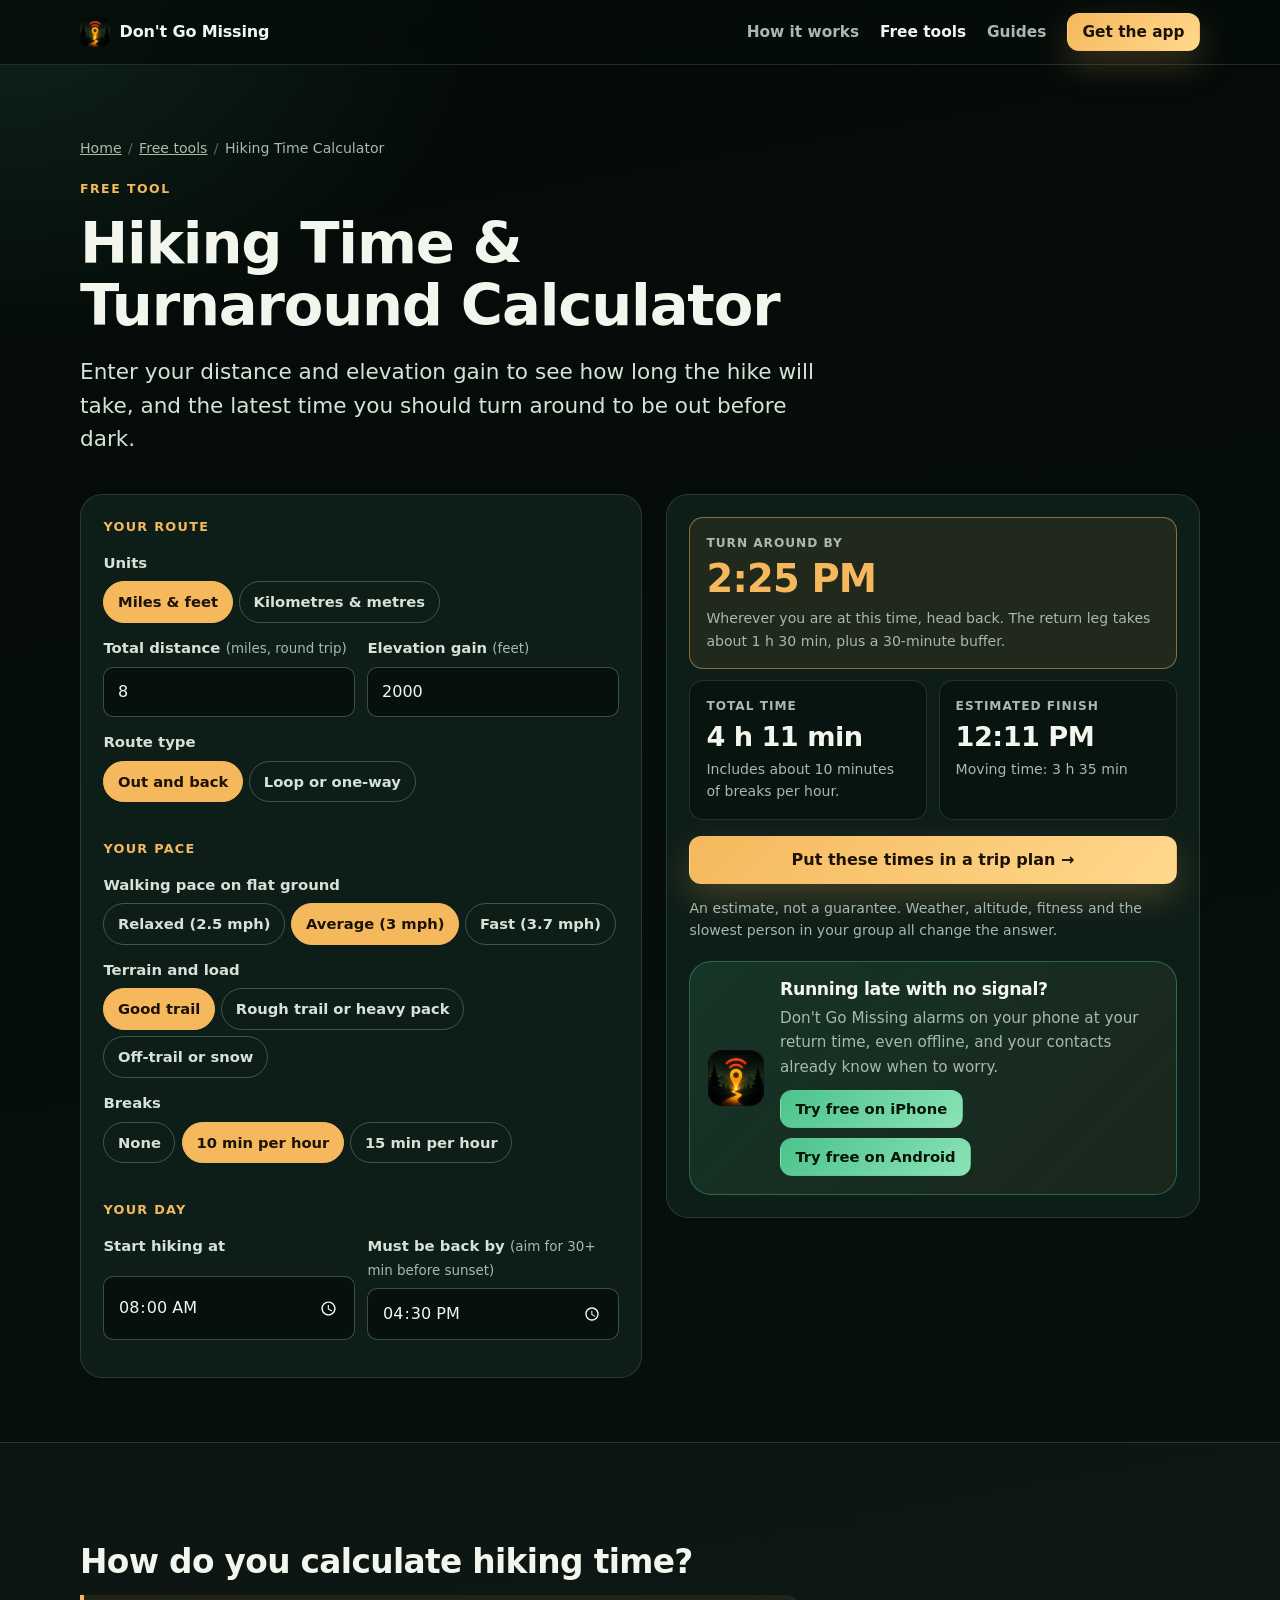
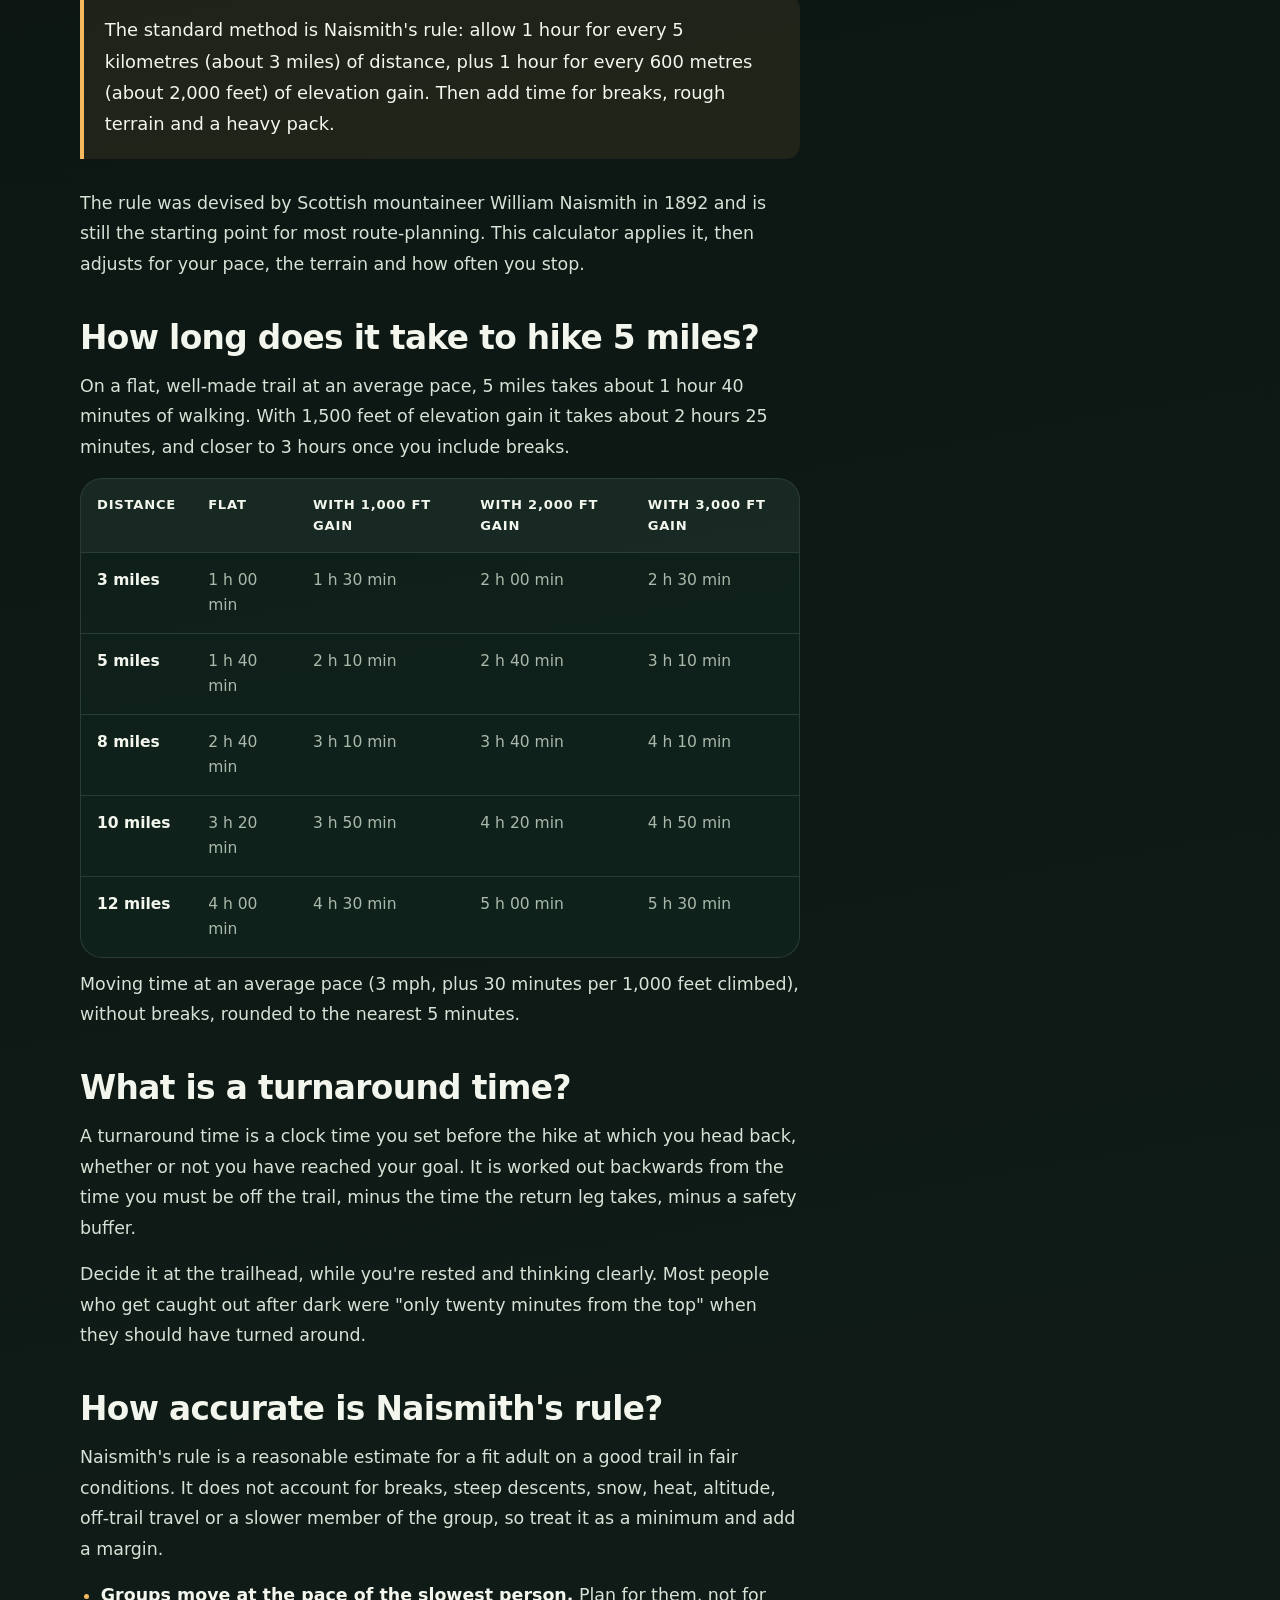
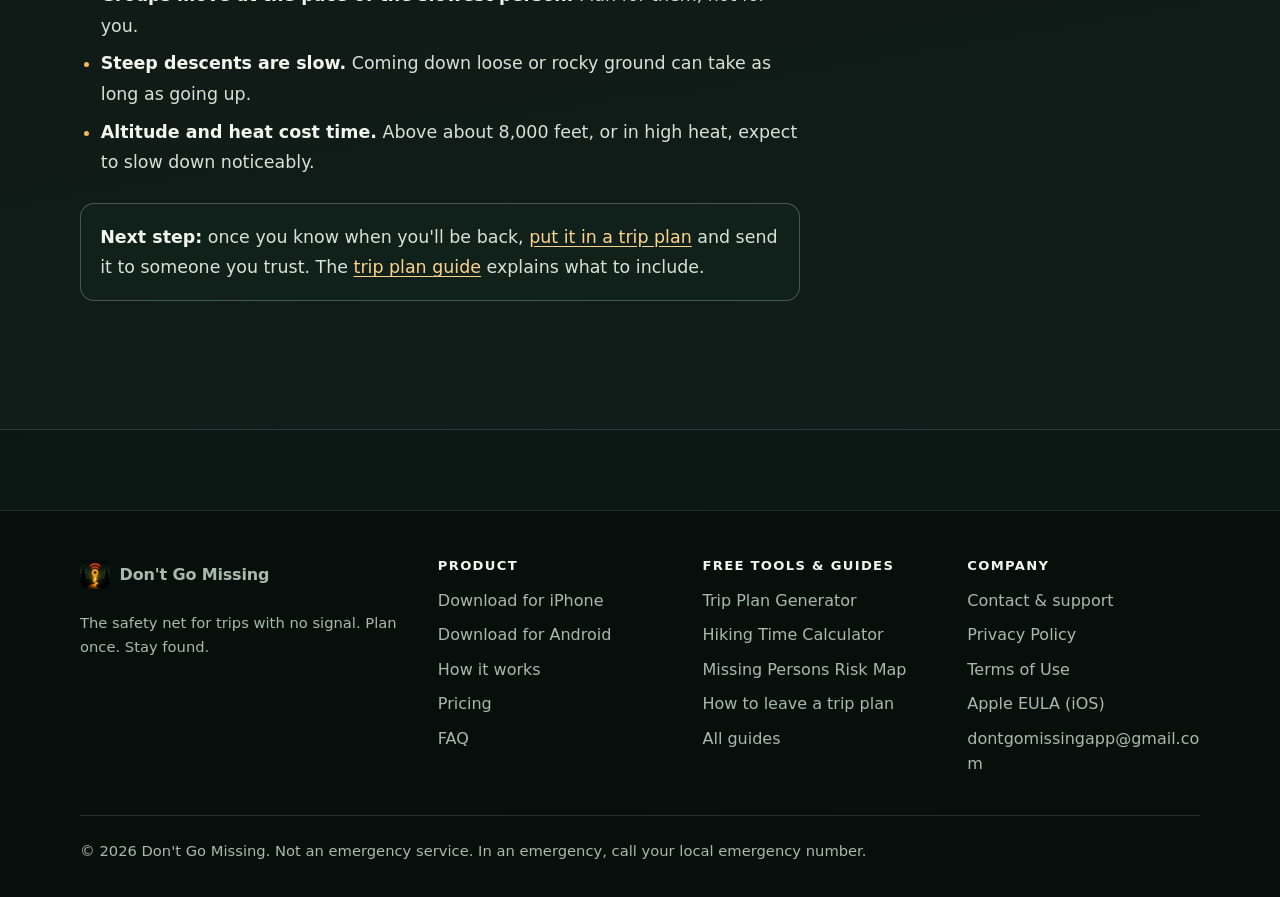
<file: tools/hiking-time-calculator/index.html>
<!doctype html>
<html lang="en">
<head>
  <meta charset="utf-8">
  <meta name="viewport" content="width=device-width, initial-scale=1">
  <title>Hiking Time &amp; Turnaround Calculator (Naismith's Rule)</title>
  <meta name="description" content="Estimate hiking time from distance and elevation gain using Naismith's rule, then get your turnaround time to be back before dark. Free tool.">
  <link rel="canonical" href="https://dontgomissing.com/tools/hiking-time-calculator/">
  <meta name="apple-itunes-app" content="app-id=6768712827">
  <meta property="og:site_name" content="Don't Go Missing">
  <meta property="og:title" content="Hiking Time &amp; Turnaround Calculator">
  <meta property="og:description" content="How long will your hike take, and when should you turn around? Free calculator based on Naismith's rule.">
  <meta property="og:type" content="website">
  <meta property="og:url" content="https://dontgomissing.com/tools/hiking-time-calculator/">
  <meta property="og:image" content="https://dontgomissing.com/assets/og-preview.webp">
  <meta name="twitter:card" content="summary_large_image">
  <meta name="theme-color" content="#07110e">
  <link rel="icon" href="/assets/favicon.svg" type="image/svg+xml">
  <link rel="apple-touch-icon" href="/assets/app-icon-180.png">
  <link rel="stylesheet" href="/assets/styles.css?v=20261127">
  <script type="application/ld+json">
  {
    "@context": "https://schema.org",
    "@graph": [
      {
        "@type": "WebApplication",
        "name": "Hiking Time and Turnaround Calculator",
        "url": "https://dontgomissing.com/tools/hiking-time-calculator/",
        "applicationCategory": "UtilitiesApplication",
        "operatingSystem": "Any",
        "browserRequirements": "Requires JavaScript",
        "description": "A free calculator that estimates hiking time from distance, elevation gain, pace and terrain using Naismith's rule, and works out the latest time to turn around.",
        "offers": { "@type": "Offer", "price": "0", "priceCurrency": "USD" },
        "publisher": { "@type": "Organization", "name": "Don't Go Missing", "url": "https://dontgomissing.com/" }
      },
      {
        "@type": "BreadcrumbList",
        "itemListElement": [
          { "@type": "ListItem", "position": 1, "name": "Home", "item": "https://dontgomissing.com/" },
          { "@type": "ListItem", "position": 2, "name": "Free tools", "item": "https://dontgomissing.com/tools/" },
          { "@type": "ListItem", "position": 3, "name": "Hiking Time Calculator", "item": "https://dontgomissing.com/tools/hiking-time-calculator/" }
        ]
      },
      {
        "@type": "FAQPage",
        "mainEntity": [
          {
            "@type": "Question",
            "name": "How do you calculate hiking time?",
            "acceptedAnswer": { "@type": "Answer", "text": "The standard method is Naismith's rule: allow 1 hour for every 5 kilometres (about 3 miles) of distance, plus 1 hour for every 600 metres (about 2,000 feet) of elevation gain. Then add time for breaks, rough terrain and a heavy pack." }
          },
          {
            "@type": "Question",
            "name": "How long does it take to hike 5 miles?",
            "acceptedAnswer": { "@type": "Answer", "text": "On a flat, well-made trail at an average pace, 5 miles takes about 1 hour 40 minutes of walking. With 1,500 feet of elevation gain it takes about 2 hours 25 minutes, and closer to 3 hours once you include breaks." }
          },
          {
            "@type": "Question",
            "name": "What is a turnaround time?",
            "acceptedAnswer": { "@type": "Answer", "text": "A turnaround time is a clock time you set before the hike at which you head back, whether or not you have reached your goal. It is worked out backwards from the time you must be off the trail, minus the time the return leg takes, minus a safety buffer." }
          },
          {
            "@type": "Question",
            "name": "How accurate is Naismith's rule?",
            "acceptedAnswer": { "@type": "Answer", "text": "Naismith's rule is a reasonable estimate for a fit adult on a good trail in fair conditions. It does not account for breaks, steep descents, snow, heat, altitude, off-trail travel or a slower member of the group, so treat it as a minimum and add a margin." }
          }
        ]
      }
    ]
  }
  </script>
</head>
<body>
  <a class="skip-link" href="#main">Skip to content</a>

  <header class="site-header">
    <div class="wrap">
      <a class="brand" href="/" aria-label="Don't Go Missing home">
        <img src="/assets/app-icon-80.png" alt="" width="30" height="30">
        <span>Don't Go Missing</span>
      </a>
      <nav class="nav" aria-label="Primary">
        <a href="/#how">How it works</a>
        <a href="/tools/" aria-current="page">Free tools</a>
        <a href="/guides/">Guides</a>
        <a class="button button-primary button-small" href="/download/?src=nav">Get the app</a>
      </nav>
    </div>
  </header>

  <main id="main">
    <section class="page-hero">
      <div class="wrap">
        <ol class="breadcrumbs">
          <li><a href="/">Home</a></li>
          <li><a href="/tools/">Free tools</a></li>
          <li>Hiking Time Calculator</li>
        </ol>
        <p class="eyebrow">Free tool</p>
        <h1>Hiking Time &amp; Turnaround Calculator</h1>
        <p class="lead">Enter your distance and elevation gain to see how long the hike will take, and the latest time you should turn around to be out before dark.</p>
      </div>
    </section>

    <section class="section-tight" style="padding-top:0">
      <div class="wrap tool-layout">
        <form class="tool-panel" id="hike-form" novalidate>
          <fieldset>
            <legend>Your route</legend>
            <div class="field">
              <span class="label" id="units-label">Units</span>
              <div class="segmented" role="radiogroup" aria-labelledby="units-label">
                <label><input type="radio" name="units" value="imperial" checked><span>Miles &amp; feet</span></label>
                <label><input type="radio" name="units" value="metric"><span>Kilometres &amp; metres</span></label>
              </div>
            </div>
            <div class="field-row">
              <div class="field">
                <label for="distance">Total distance <span class="hint">(<span id="distance-unit">miles</span>, round trip)</span></label>
                <input id="distance" name="distance" type="number" inputmode="decimal" min="0" step="0.1" value="8">
              </div>
              <div class="field">
                <label for="gain">Elevation gain <span class="hint">(<span id="gain-unit">feet</span>)</span></label>
                <input id="gain" name="gain" type="number" inputmode="decimal" min="0" step="10" value="2000">
              </div>
            </div>
            <div class="field">
              <span class="label" id="route-label">Route type</span>
              <div class="segmented" role="radiogroup" aria-labelledby="route-label">
                <label><input type="radio" name="route" value="outback" checked><span>Out and back</span></label>
                <label><input type="radio" name="route" value="loop"><span>Loop or one-way</span></label>
              </div>
            </div>
          </fieldset>

          <fieldset>
            <legend>Your pace</legend>
            <div class="field">
              <span class="label" id="pace-label">Walking pace on flat ground</span>
              <div class="segmented" role="radiogroup" aria-labelledby="pace-label">
                <label><input type="radio" name="pace" value="4"><span>Relaxed (2.5 mph)</span></label>
                <label><input type="radio" name="pace" value="5" checked><span>Average (3 mph)</span></label>
                <label><input type="radio" name="pace" value="6"><span>Fast (3.7 mph)</span></label>
              </div>
            </div>
            <div class="field">
              <span class="label" id="terrain-label">Terrain and load</span>
              <div class="segmented" role="radiogroup" aria-labelledby="terrain-label">
                <label><input type="radio" name="terrain" value="1" checked><span>Good trail</span></label>
                <label><input type="radio" name="terrain" value="1.25"><span>Rough trail or heavy pack</span></label>
                <label><input type="radio" name="terrain" value="1.5"><span>Off-trail or snow</span></label>
              </div>
            </div>
            <div class="field">
              <span class="label" id="breaks-label">Breaks</span>
              <div class="segmented" role="radiogroup" aria-labelledby="breaks-label">
                <label><input type="radio" name="breaks" value="0"><span>None</span></label>
                <label><input type="radio" name="breaks" value="10" checked><span>10 min per hour</span></label>
                <label><input type="radio" name="breaks" value="15"><span>15 min per hour</span></label>
              </div>
            </div>
          </fieldset>

          <fieldset style="margin-bottom:0">
            <legend>Your day</legend>
            <div class="field-row">
              <div class="field">
                <label for="start">Start hiking at</label>
                <input id="start" name="start" type="time" value="08:00">
              </div>
              <div class="field">
                <label for="deadline">Must be back by <span class="hint">(aim for 30+ min before sunset)</span></label>
                <input id="deadline" name="deadline" type="time" value="16:30">
              </div>
            </div>
          </fieldset>
        </form>

        <div class="tool-panel sticky" aria-live="polite">
          <div class="result-grid">
            <div class="result big">
              <small id="r-key-label">Turn around by</small>
              <b id="r-key">--</b>
              <p id="r-key-note"></p>
            </div>
            <div class="result">
              <small>Total time</small>
              <b id="r-total">--</b>
              <p id="r-total-note"></p>
            </div>
            <div class="result">
              <small>Estimated finish</small>
              <b id="r-finish">--</b>
              <p>Moving time: <span id="r-moving">--</span></p>
            </div>
          </div>
          <p class="callout warn" id="r-warning" hidden style="margin:0.8rem 0 0;color:#ffc2b3;font-weight:700"></p>

          <div class="tool-actions">
            <a class="button button-primary span-2" id="plan-link" href="/tools/trip-plan/">Put these times in a trip plan &rarr;</a>
          </div>
          <p class="fine-print" style="margin-top:0.8rem">An estimate, not a guarantee. Weather, altitude, fitness and the slowest person in your group all change the answer.</p>

          <div class="app-callout">
            <img src="/assets/app-icon-180.png" alt="Don't Go Missing app icon" width="56" height="56">
            <div>
              <h3>Running late with no signal?</h3>
              <p>Don't Go Missing alarms on your phone at your return time, even offline, and your contacts already know when to worry.</p>
              <div class="callout-actions">
                <a class="button button-green button-small" href="https://apps.apple.com/app/apple-store/id6768712827?pt=127859278&amp;ct=tool_hiking_time&amp;mt=8">Try free on iPhone</a>
                <a class="button button-green button-small" href="https://play.google.com/store/apps/details?id=com.dontgomissing.app&amp;referrer=utm_source%3Dtool_hiking_time%26utm_medium%3Dwebsite">Try free on Android</a>
              </div>
            </div>
          </div>
        </div>
      </div>
    </section>

    <section class="section band">
      <div class="wrap">
        <div class="prose">
          <h2 style="margin-top:0">How do you calculate hiking time?</h2>
          <div class="answer-box">
            <p>The standard method is Naismith's rule: allow 1 hour for every 5 kilometres (about 3 miles) of distance, plus 1 hour for every 600 metres (about 2,000 feet) of elevation gain. Then add time for breaks, rough terrain and a heavy pack.</p>
          </div>
          <p>The rule was devised by Scottish mountaineer William Naismith in 1892 and is still the starting point for most route-planning. This calculator applies it, then adjusts for your pace, the terrain and how often you stop.</p>

          <h2>How long does it take to hike 5 miles?</h2>
          <p>On a flat, well-made trail at an average pace, 5 miles takes about 1 hour 40 minutes of walking. With 1,500 feet of elevation gain it takes about 2 hours 25 minutes, and closer to 3 hours once you include breaks.</p>
          <div class="table-scroll">
            <table>
              <thead>
                <tr><th scope="col">Distance</th><th scope="col">Flat</th><th scope="col">With 1,000 ft gain</th><th scope="col">With 2,000 ft gain</th><th scope="col">With 3,000 ft gain</th></tr>
              </thead>
              <tbody>
                <tr><th scope="row">3 miles</th><td>1 h 00 min</td><td>1 h 30 min</td><td>2 h 00 min</td><td>2 h 30 min</td></tr>
                <tr><th scope="row">5 miles</th><td>1 h 40 min</td><td>2 h 10 min</td><td>2 h 40 min</td><td>3 h 10 min</td></tr>
                <tr><th scope="row">8 miles</th><td>2 h 40 min</td><td>3 h 10 min</td><td>3 h 40 min</td><td>4 h 10 min</td></tr>
                <tr><th scope="row">10 miles</th><td>3 h 20 min</td><td>3 h 50 min</td><td>4 h 20 min</td><td>4 h 50 min</td></tr>
                <tr><th scope="row">12 miles</th><td>4 h 00 min</td><td>4 h 30 min</td><td>5 h 00 min</td><td>5 h 30 min</td></tr>
              </tbody>
            </table>
          </div>
          <p class="fine-print" style="margin-top:0.7rem">Moving time at an average pace (3 mph, plus 30 minutes per 1,000 feet climbed), without breaks, rounded to the nearest 5 minutes.</p>

          <h2>What is a turnaround time?</h2>
          <p>A turnaround time is a clock time you set before the hike at which you head back, whether or not you have reached your goal. It is worked out backwards from the time you must be off the trail, minus the time the return leg takes, minus a safety buffer.</p>
          <p>Decide it at the trailhead, while you're rested and thinking clearly. Most people who get caught out after dark were "only twenty minutes from the top" when they should have turned around.</p>

          <h2>How accurate is Naismith's rule?</h2>
          <p>Naismith's rule is a reasonable estimate for a fit adult on a good trail in fair conditions. It does not account for breaks, steep descents, snow, heat, altitude, off-trail travel or a slower member of the group, so treat it as a minimum and add a margin.</p>
          <ul>
            <li><strong>Groups move at the pace of the slowest person.</strong> Plan for them, not for you.</li>
            <li><strong>Steep descents are slow.</strong> Coming down loose or rocky ground can take as long as going up.</li>
            <li><strong>Altitude and heat cost time.</strong> Above about 8,000 feet, or in high heat, expect to slow down noticeably.</li>
          </ul>

          <div class="callout">
            <p><strong>Next step:</strong> once you know when you'll be back, <a href="/tools/trip-plan/">put it in a trip plan</a> and send it to someone you trust. The <a href="/guides/hiking-trip-plan/">trip plan guide</a> explains what to include.</p>
          </div>
        </div>
      </div>
    </section>
  </main>

  <footer class="site-footer">
    <div class="wrap">
      <div class="footer-grid">
        <div>
          <a class="brand" href="/"><img src="/assets/app-icon-80.png" alt="" width="30" height="30"><span>Don't Go Missing</span></a>
          <p style="margin-top:0.9rem">The safety net for trips with no signal. Plan once. Stay found.</p>
        </div>
        <div>
          <h4>Product</h4>
          <ul>
            <li><a href="https://apps.apple.com/app/apple-store/id6768712827?pt=127859278&amp;ct=tool_hiking_time_footer&amp;mt=8">Download for iPhone</a></li>
            <li><a href="https://play.google.com/store/apps/details?id=com.dontgomissing.app&amp;referrer=utm_source%3Dtool_hiking_time_footer%26utm_medium%3Dwebsite">Download for Android</a></li>
            <li><a href="/#how">How it works</a></li>
            <li><a href="/#pricing">Pricing</a></li>
            <li><a href="/#faq">FAQ</a></li>
          </ul>
        </div>
        <div>
          <h4>Free tools &amp; guides</h4>
          <ul>
            <li><a href="/tools/trip-plan/">Trip Plan Generator</a></li>
            <li><a href="/tools/hiking-time-calculator/">Hiking Time Calculator</a></li>
            <li><a href="/tools/risk-map/">Missing Persons Risk Map</a></li>
            <li><a href="/guides/hiking-trip-plan/">How to leave a trip plan</a></li>
            <li><a href="/guides/">All guides</a></li>
          </ul>
        </div>
        <div>
          <h4>Company</h4>
          <ul>
            <li><a href="/contact/">Contact &amp; support</a></li>
            <li><a href="/privacy/">Privacy Policy</a></li>
            <li><a href="/terms/">Terms of Use</a></li>
            <li><a href="https://www.apple.com/legal/internet-services/itunes/dev/stdeula/">Apple EULA (iOS)</a></li>
            <li><a href="mailto:dontgomissingapp@gmail.com">dontgomissingapp@gmail.com</a></li>
          </ul>
        </div>
      </div>
      <p class="footer-bottom">&copy; 2026 Don't Go Missing. Not an emergency service. In an emergency, call your local emergency number.</p>
    </div>
  </footer>

  <script src="/assets/hike-time.js" defer></script>
</body>
</html>
</file>
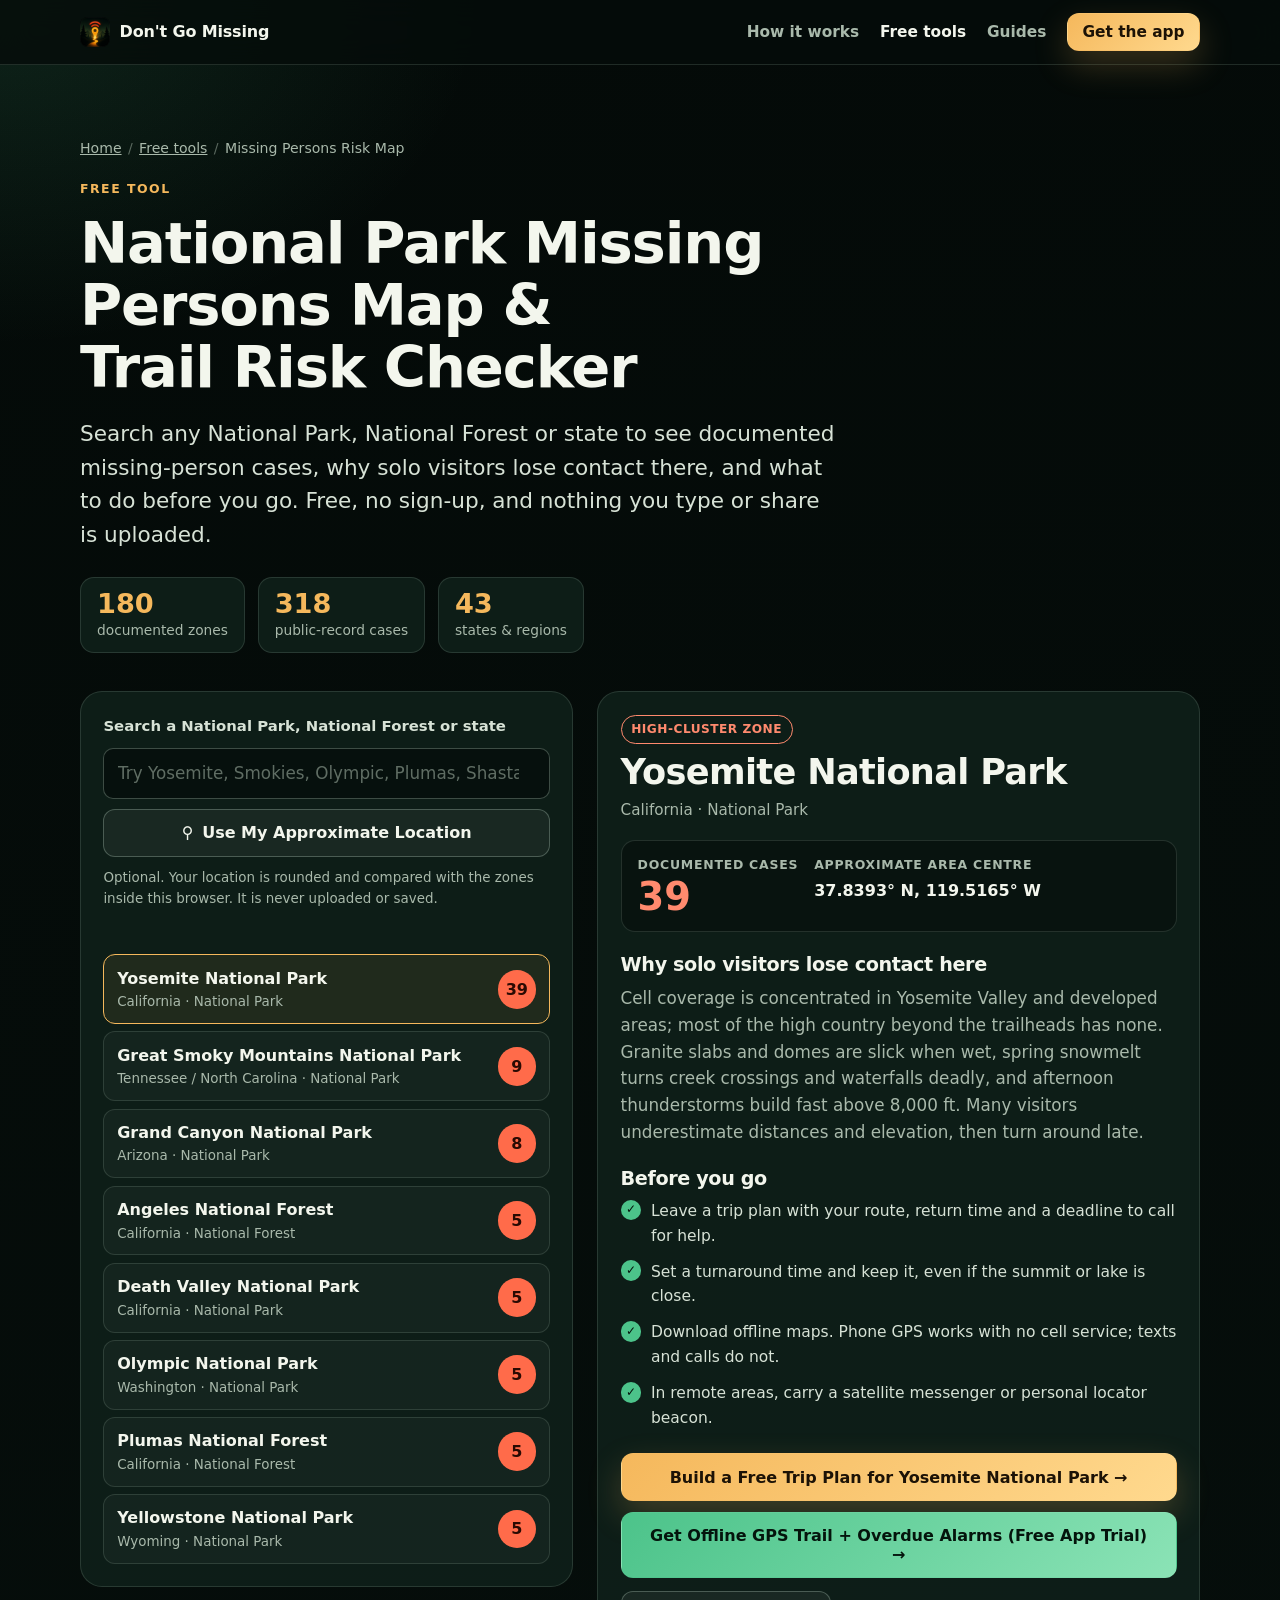
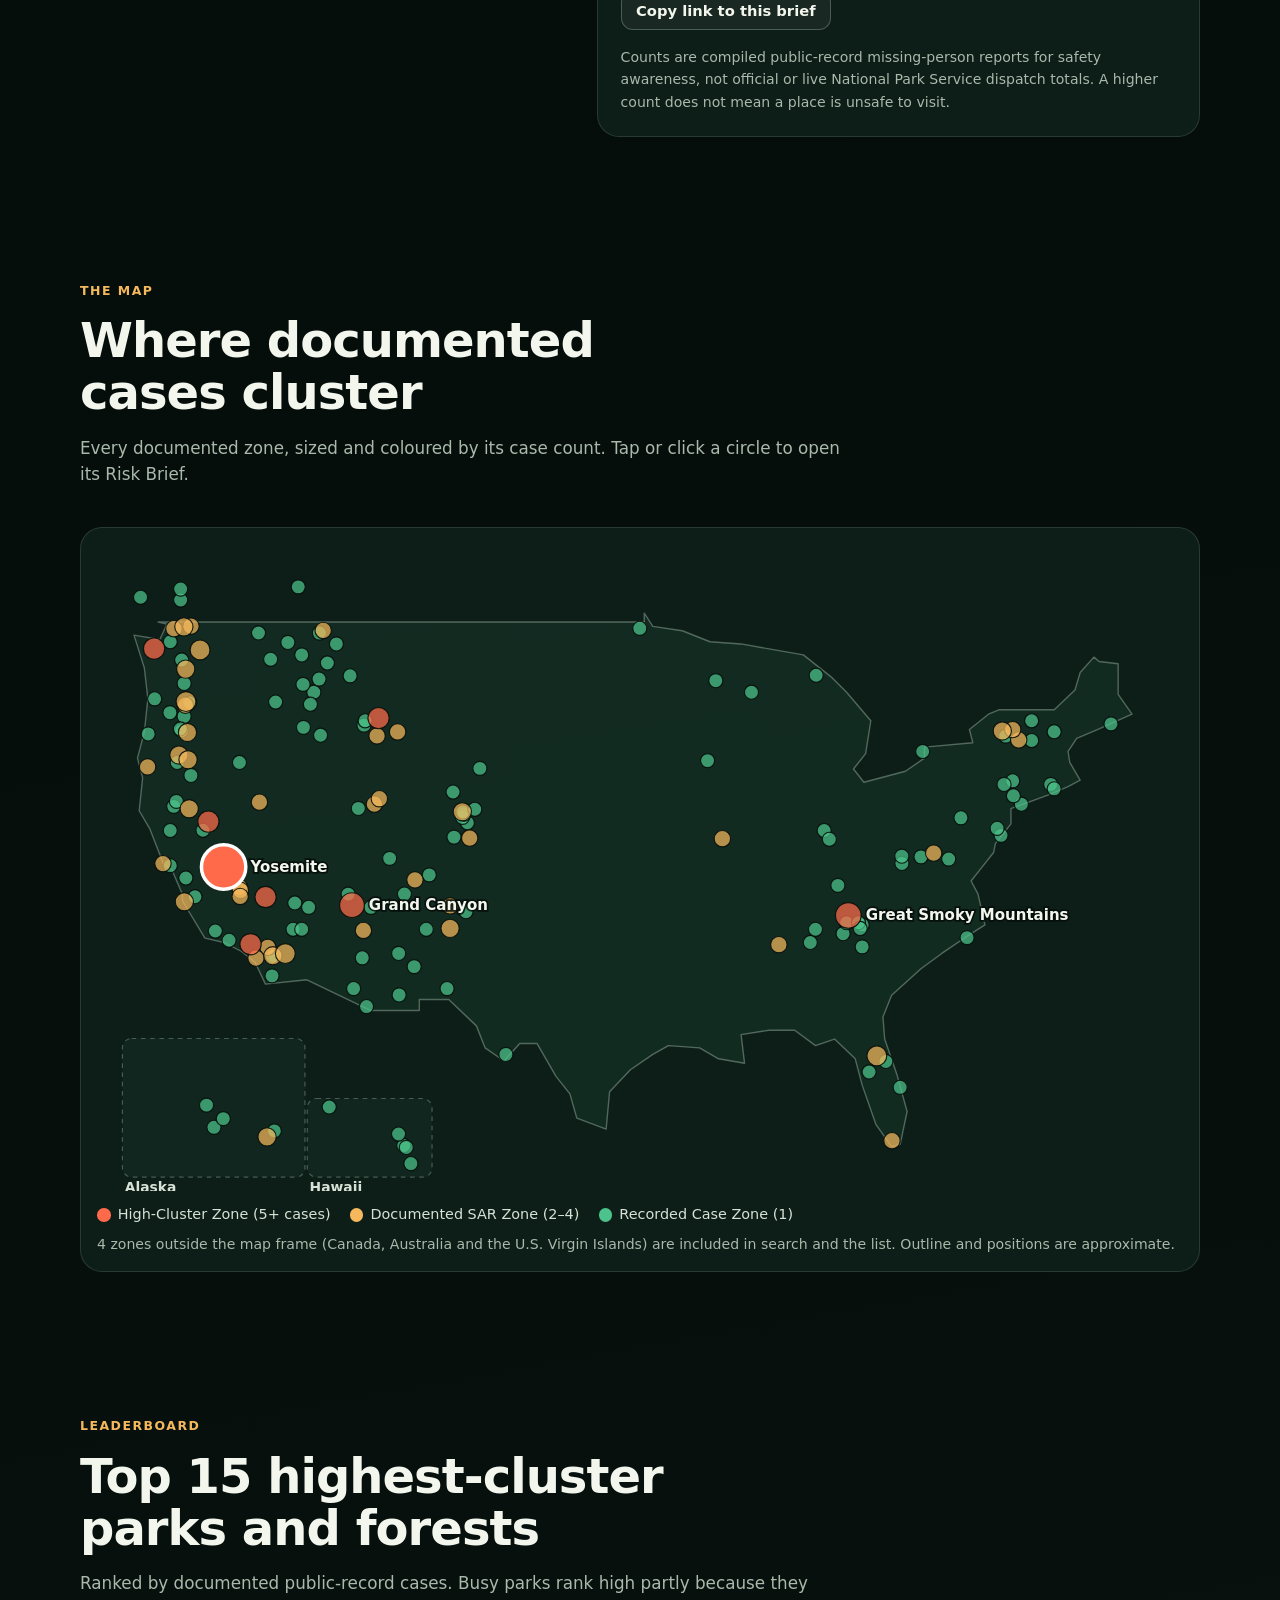
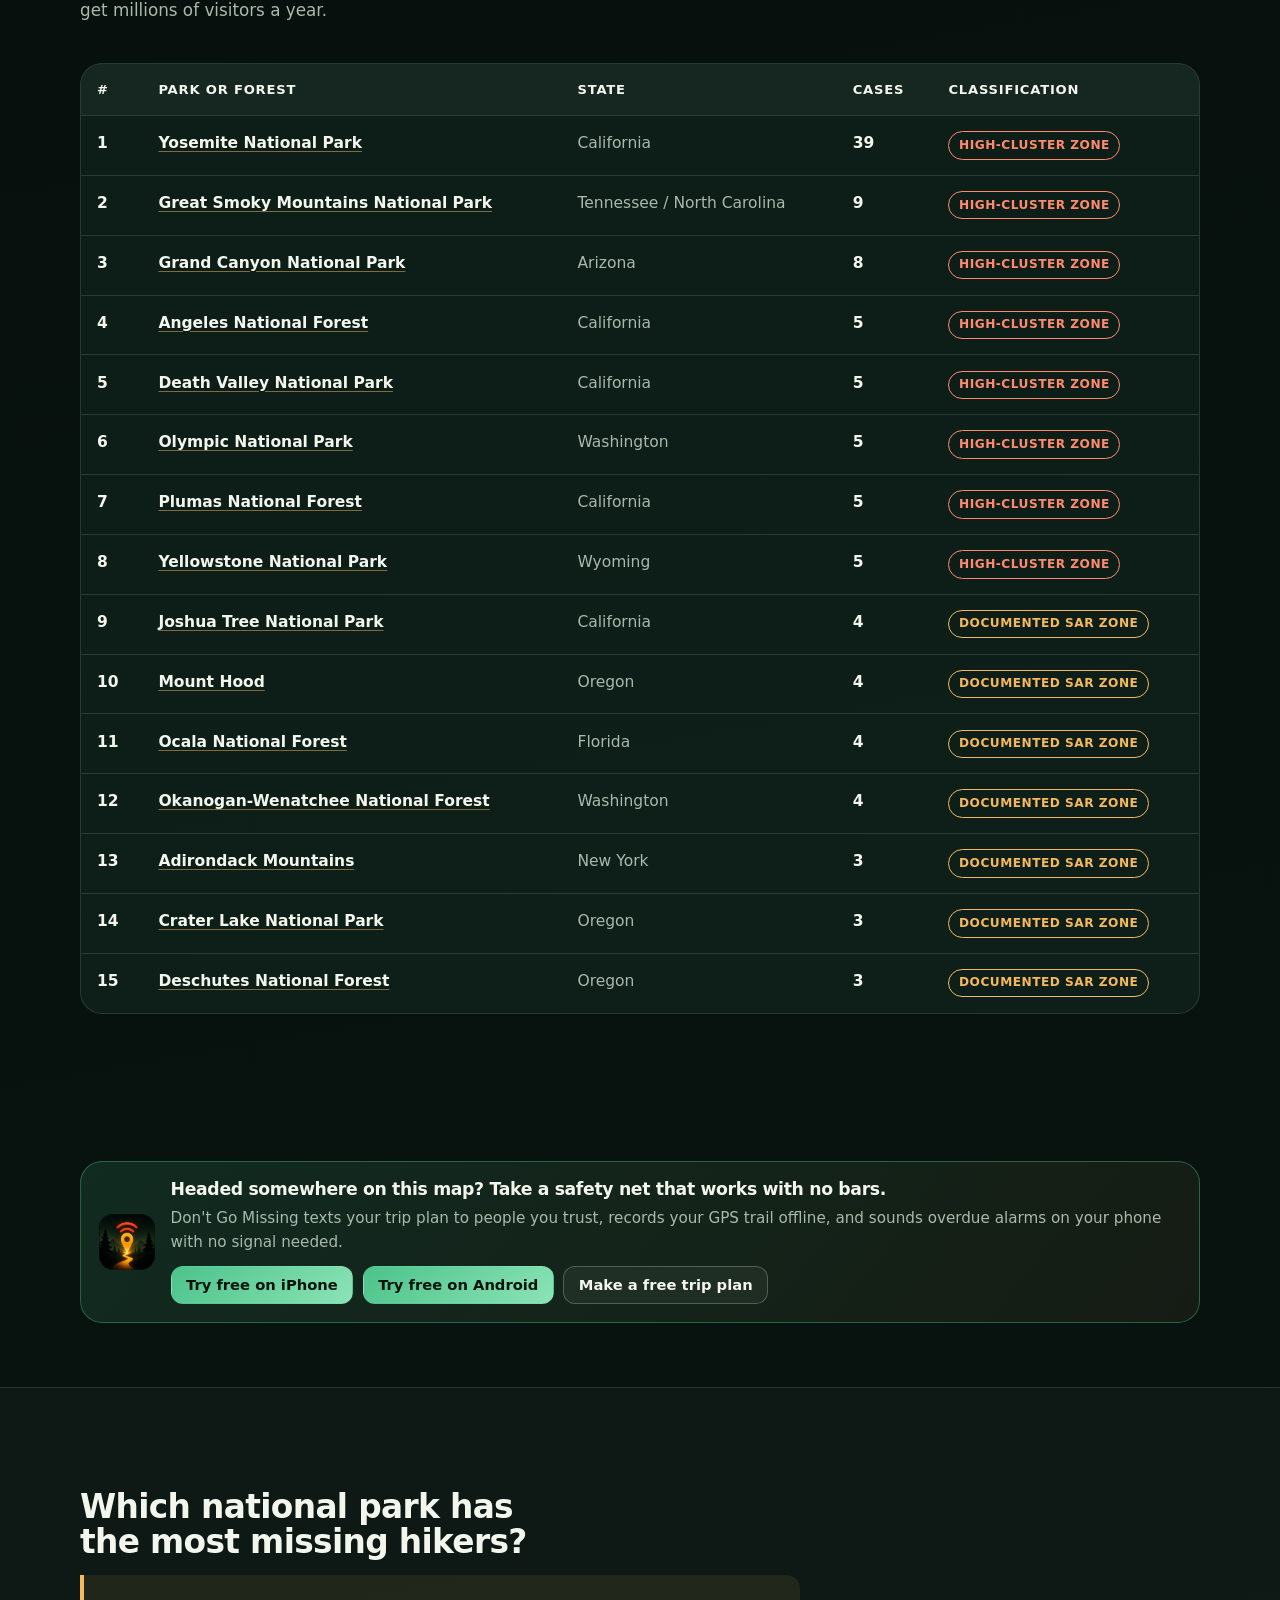
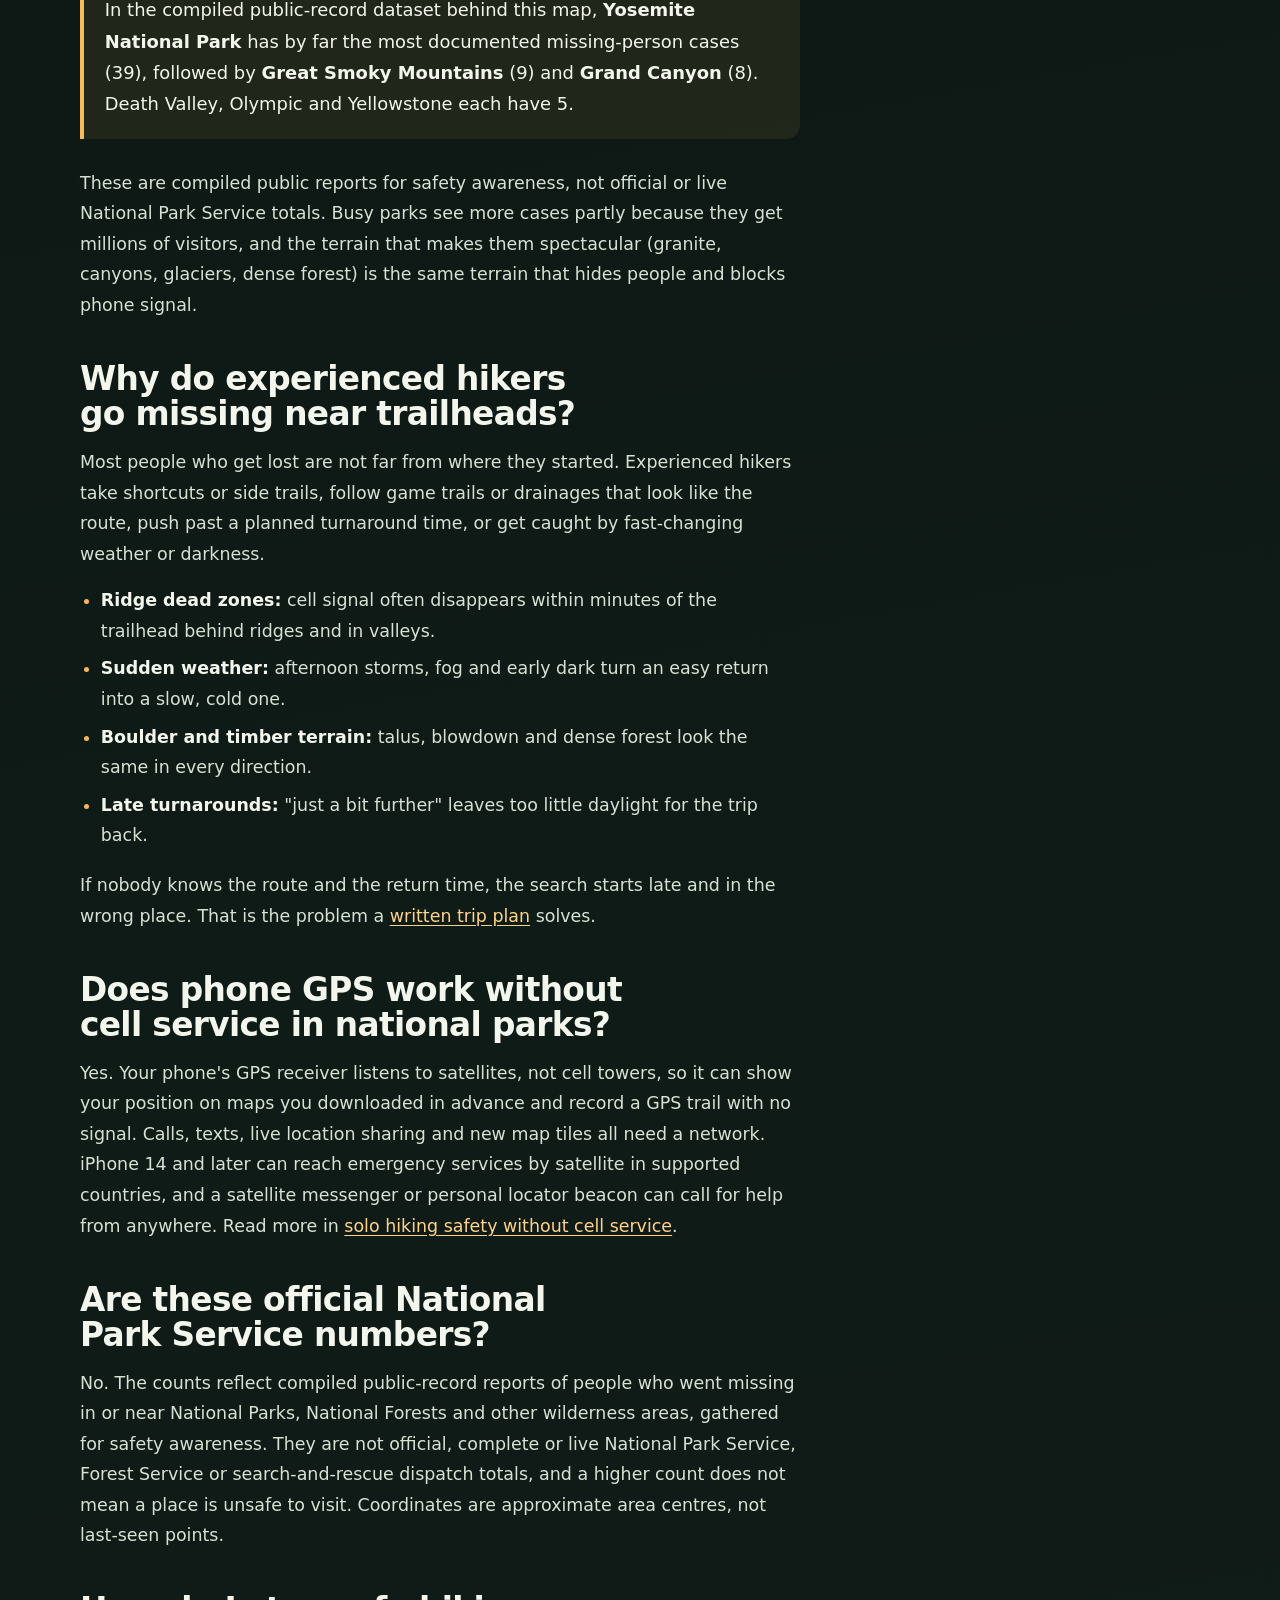
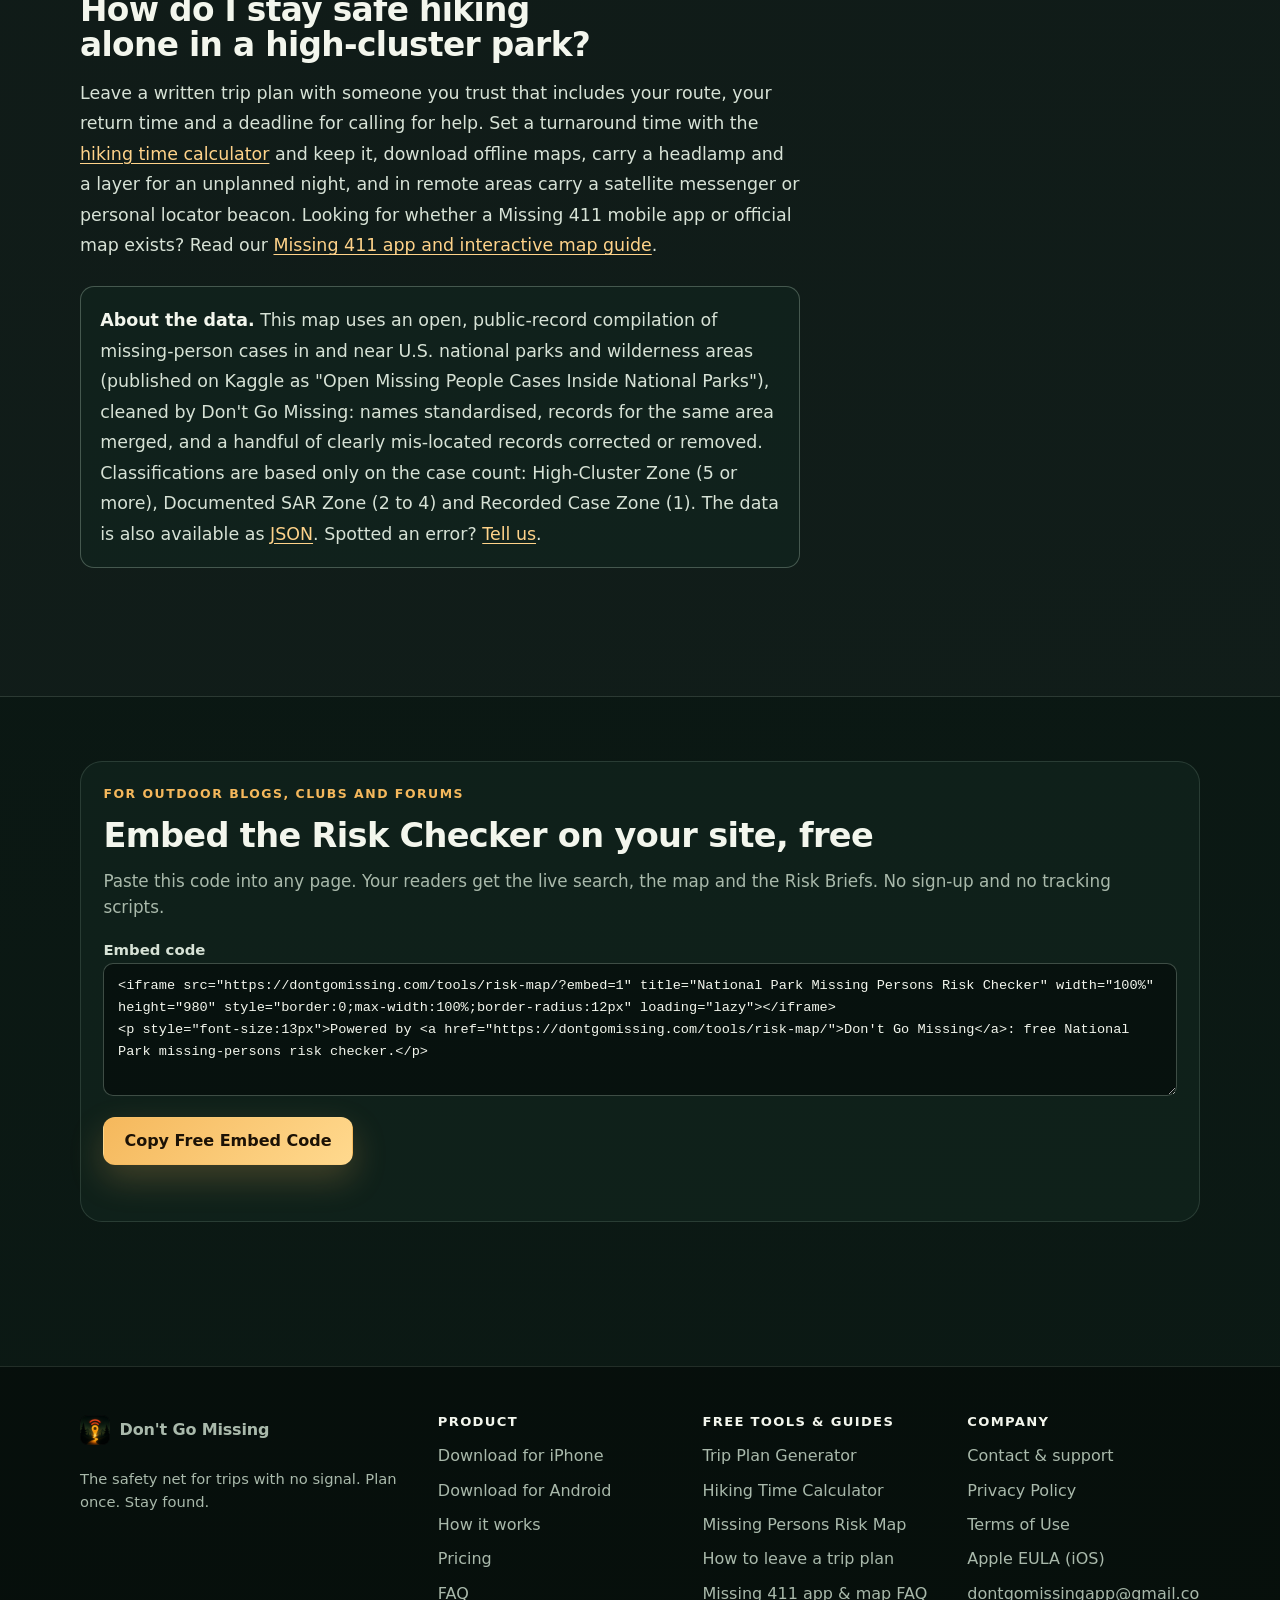
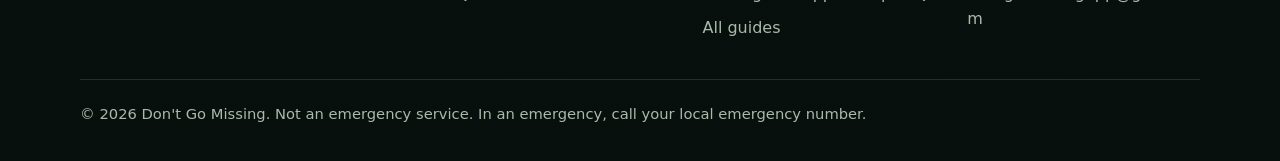
<file: tools/risk-map/index.html>
<!doctype html>
<html lang="en">
<head>
  <meta charset="utf-8">
  <meta name="viewport" content="width=device-width, initial-scale=1">
  <title>National Park Missing Persons Map &amp; Trail Risk Checker</title>
  <script>if (/[?&]embed=1(&|$)/.test(location.search)) document.documentElement.className += ' is-embed';</script>
  <meta name="description" content="Free interactive map of 180 U.S. National Parks and Forests with documented missing-person counts, terrain hazards, and a 90-second trip plan tool.">
  <link rel="canonical" href="https://dontgomissing.com/tools/risk-map/">
  <meta name="apple-itunes-app" content="app-id=6768712827">
  <meta property="og:site_name" content="Don't Go Missing">
  <meta property="og:title" content="National Park Missing Persons Map &amp; Trail Risk Checker">
  <meta property="og:description" content="Search any National Park or Forest to see documented missing-person cases, why hikers lose contact there, and how to plan a safer trip. Free, nothing uploaded.">
  <meta property="og:type" content="website">
  <meta property="og:url" content="https://dontgomissing.com/tools/risk-map/">
  <meta property="og:image" content="https://dontgomissing.com/assets/og-preview.webp">
  <meta name="twitter:card" content="summary_large_image">
  <meta name="twitter:title" content="National Park Missing Persons Map &amp; Trail Risk Checker">
  <meta name="twitter:description" content="Search any National Park or Forest to see documented missing-person cases and why hikers lose contact there.">
  <meta name="twitter:image" content="https://dontgomissing.com/assets/og-preview.webp">
  <meta name="theme-color" content="#07110e">
  <link rel="icon" href="/assets/favicon.svg" type="image/svg+xml">
  <link rel="apple-touch-icon" href="/assets/app-icon-180.png">
  <link rel="preload" href="/assets/risk-zones-public.json" as="fetch" type="application/json" crossorigin="anonymous">
  <link rel="stylesheet" href="/assets/styles.css?v=20261127">
  <script type="application/ld+json">
  {
    "@context": "https://schema.org",
    "@graph": [
      {
        "@type": "WebApplication",
        "name": "National Park & Wilderness Missing-Persons Risk Checker",
        "url": "https://dontgomissing.com/tools/risk-map/",
        "applicationCategory": "TravelApplication",
        "operatingSystem": "Any",
        "browserRequirements": "Requires JavaScript",
        "description": "A free interactive map and search tool showing compiled public-record missing-person cases in U.S. National Parks, National Forests and wilderness areas, with a risk brief for each area explaining why solo visitors lose contact and links to build a trip plan. Runs in the browser; the optional location lookup is computed locally and nothing is uploaded.",
        "isAccessibleForFree": true,
        "offers": { "@type": "Offer", "price": "0", "priceCurrency": "USD" },
        "publisher": { "@type": "Organization", "name": "Don't Go Missing", "url": "https://dontgomissing.com/" }
      },
      {
        "@type": "BreadcrumbList",
        "itemListElement": [
          { "@type": "ListItem", "position": 1, "name": "Home", "item": "https://dontgomissing.com/" },
          { "@type": "ListItem", "position": 2, "name": "Free tools", "item": "https://dontgomissing.com/tools/" },
          { "@type": "ListItem", "position": 3, "name": "Missing Persons Risk Map", "item": "https://dontgomissing.com/tools/risk-map/" }
        ]
      },
      {
        "@type": "FAQPage",
        "mainEntity": [
          {
            "@type": "Question",
            "name": "Which national park has the most missing hikers?",
            "acceptedAnswer": { "@type": "Answer", "text": "In the compiled public-record dataset behind this map, Yosemite National Park has by far the most documented missing-person cases (39), followed by Great Smoky Mountains National Park (9) and Grand Canyon National Park (8). Death Valley, Olympic and Yellowstone National Parks each have 5. These are compiled public reports for safety awareness, not official or live National Park Service totals, and busy parks see more cases partly because they get millions of visitors." }
          },
          {
            "@type": "Question",
            "name": "Why do experienced hikers go missing near trailheads?",
            "acceptedAnswer": { "@type": "Answer", "text": "Most people who get lost are not far from where they started. Experienced hikers take shortcuts or side trails, follow game trails or drainages that look like the route, push past a planned turnaround time, or get caught by fast-changing weather or darkness. Cell signal often disappears within minutes of a trailhead behind ridges and in valleys, so they cannot call for help, and if nobody knows their route and return time, the search starts late and in the wrong place." }
          },
          {
            "@type": "Question",
            "name": "Does phone GPS work without cell service in national parks?",
            "acceptedAnswer": { "@type": "Answer", "text": "Yes. Your phone's GPS receiver works with no cell service because it listens to satellites, not cell towers, so it can show your position on maps you downloaded in advance and record a GPS trail. What does not work without signal is anything that needs a network: calls, texts, live location sharing and loading new map tiles. iPhone 14 and later can reach emergency services by satellite in supported countries, and a satellite messenger or personal locator beacon can call for help from anywhere." }
          },
          {
            "@type": "Question",
            "name": "Are these official National Park Service numbers?",
            "acceptedAnswer": { "@type": "Answer", "text": "No. The counts reflect compiled public-record reports of people who went missing in or near National Parks, National Forests and other wilderness areas, gathered for safety awareness. They are not official, complete or live National Park Service, Forest Service or search-and-rescue dispatch totals. Coordinates are approximate area centres, not last-seen points." }
          },
          {
            "@type": "Question",
            "name": "How do I stay safe hiking alone in a high-cluster park?",
            "acceptedAnswer": { "@type": "Answer", "text": "Leave a written trip plan with someone you trust that includes your route, your return time and a deadline for calling for help. Set a turnaround time and keep it, download offline maps, carry a headlamp and a layer for an unplanned night, and in remote areas carry a satellite messenger or personal locator beacon." }
          }
        ]
      }
    ]
  }
  </script>
</head>
<body>
  <a class="skip-link" href="#main">Skip to content</a>

  <header class="site-header">
    <div class="wrap">
      <a class="brand" href="/" aria-label="Don't Go Missing home">
        <img src="/assets/app-icon-80.png" alt="" width="30" height="30">
        <span>Don't Go Missing</span>
      </a>
      <nav class="nav" aria-label="Primary">
        <a href="/#how">How it works</a>
        <a href="/tools/" aria-current="page">Free tools</a>
        <a href="/guides/">Guides</a>
        <a class="button button-primary button-small" href="/download/?src=nav">Get the app</a>
      </nav>
    </div>
  </header>

  <main id="main">
    <section class="page-hero rm-hero">
      <div class="wrap">
        <ol class="breadcrumbs rm-hide-embed">
          <li><a href="/">Home</a></li>
          <li><a href="/tools/">Free tools</a></li>
          <li>Missing Persons Risk Map</li>
        </ol>
        <p class="eyebrow">Free tool</p>
        <h1>National Park Missing Persons Map &amp; Trail Risk Checker</h1>
        <p class="lead rm-hide-embed">Search any National Park, National Forest or state to see documented missing-person cases, why solo visitors lose contact there, and what to do before you go. Free, no sign-up, and nothing you type or share is uploaded.</p>
        <ul class="rm-stats" aria-label="Dataset summary">
          <li><b id="rm-stat-zones">180</b><span>documented zones</span></li>
          <li><b id="rm-stat-cases">318</b><span>public-record cases</span></li>
          <li><b id="rm-stat-regions">43</b><span>states &amp; regions</span></li>
        </ul>
      </div>
    </section>

    <section class="section-tight rm-tool" style="padding-top:0">
      <div class="wrap rm-layout" id="risk-map-app">
        <div class="tool-panel rm-search-panel">
          <label for="rm-search">Search a National Park, National Forest or state</label>
          <input id="rm-search" type="search" placeholder="Try Yosemite, Smokies, Olympic, Plumas, Shasta, Oregon" autocomplete="off" spellcheck="false" aria-controls="rm-results">
          <button type="button" class="button button-secondary rm-locate" id="rm-locate">
            <span aria-hidden="true">&#9906;</span> Use My Approximate Location
          </button>
          <p class="hint rm-privacy">Optional. Your location is rounded and compared with the zones inside this browser. It is never uploaded or saved.</p>
          <p class="status" id="rm-status" role="status"></p>
          <ul class="rm-results" id="rm-results" aria-label="Matching zones"></ul>
        </div>

        <article class="tool-panel rm-brief" id="rm-brief" tabindex="-1" aria-live="polite" aria-labelledby="rm-brief-title">
          <h2 id="rm-brief-title">Loading the risk data&hellip;</h2>
          <p>Pick a park or forest to see its Risk Brief.</p>
          <noscript><p>This tool needs JavaScript. You can still <a class="text-link" href="/tools/trip-plan/">make a free trip plan</a>.</p></noscript>
        </article>
      </div>
    </section>

    <section class="section-tight rm-map-section">
      <div class="wrap">
        <div class="section-heading rm-hide-embed">
          <p class="eyebrow">The map</p>
          <h2>Where documented cases cluster</h2>
          <p>Every documented zone, sized and coloured by its case count. Tap or click a circle to open its Risk Brief.</p>
        </div>
        <figure class="tool-panel rm-map-figure">
          <div class="rm-map" id="rm-map"></div>
          <figcaption>
            <ul class="rm-legend">
              <li><span class="rm-swatch tier-high"></span>High-Cluster Zone (5+ cases)</li>
              <li><span class="rm-swatch tier-mid"></span>Documented SAR Zone (2&ndash;4)</li>
              <li><span class="rm-swatch tier-low"></span>Recorded Case Zone (1)</li>
            </ul>
            <p class="fine-print" id="rm-map-note">Outline and positions are approximate.</p>
          </figcaption>
        </figure>
      </div>
    </section>

    <section class="section-tight rm-hide-embed">
      <div class="wrap">
        <div class="section-heading">
          <p class="eyebrow">Leaderboard</p>
          <h2>Top 15 highest-cluster parks and forests</h2>
          <p>Ranked by documented public-record cases. Busy parks rank high partly because they get millions of visitors a year.</p>
        </div>
        <div class="table-scroll">
          <table class="rm-table">
            <thead>
              <tr><th scope="col">#</th><th scope="col">Park or forest</th><th scope="col">State</th><th scope="col">Cases</th><th scope="col">Classification</th></tr>
            </thead>
            <tbody id="rm-board"></tbody>
          </table>
        </div>
      </div>
    </section>

    <section class="section-tight rm-hide-embed">
      <div class="wrap">
        <div class="app-callout">
          <img src="/assets/app-icon-180.png" alt="Don't Go Missing app icon" width="56" height="56">
          <div>
            <h3>Headed somewhere on this map? Take a safety net that works with no bars.</h3>
            <p>Don't Go Missing texts your trip plan to people you trust, records your GPS trail offline, and sounds overdue alarms on your phone with no signal needed.</p>
            <div class="callout-actions">
              <a class="button button-green button-small" href="https://apps.apple.com/app/apple-store/id6768712827?pt=127859278&amp;ct=tool_risk_map&amp;mt=8">Try free on iPhone</a>
              <a class="button button-green button-small" href="https://play.google.com/store/apps/details?id=com.dontgomissing.app&amp;referrer=utm_source%3Dtool_risk_map%26utm_medium%3Dwebsite">Try free on Android</a>
              <a class="button button-secondary button-small" href="/tools/trip-plan/">Make a free trip plan</a>
            </div>
          </div>
        </div>
      </div>
    </section>

    <section class="section band rm-hide-embed">
      <div class="wrap article-layout" style="grid-template-columns:minmax(0,1fr)">
        <div class="prose">
          <h2 style="margin-top:0">Which national park has the most missing hikers?</h2>
          <div class="answer-box">
            <p>In the compiled public-record dataset behind this map, <strong>Yosemite National Park</strong> has by far the most documented missing-person cases (39), followed by <strong>Great Smoky Mountains</strong> (9) and <strong>Grand Canyon</strong> (8). Death Valley, Olympic and Yellowstone each have 5.</p>
          </div>
          <p>These are compiled public reports for safety awareness, not official or live National Park Service totals. Busy parks see more cases partly because they get millions of visitors, and the terrain that makes them spectacular (granite, canyons, glaciers, dense forest) is the same terrain that hides people and blocks phone signal.</p>

          <h2>Why do experienced hikers go missing near trailheads?</h2>
          <p>Most people who get lost are not far from where they started. Experienced hikers take shortcuts or side trails, follow game trails or drainages that look like the route, push past a planned turnaround time, or get caught by fast-changing weather or darkness.</p>
          <ul>
            <li><strong>Ridge dead zones:</strong> cell signal often disappears within minutes of the trailhead behind ridges and in valleys.</li>
            <li><strong>Sudden weather:</strong> afternoon storms, fog and early dark turn an easy return into a slow, cold one.</li>
            <li><strong>Boulder and timber terrain:</strong> talus, blowdown and dense forest look the same in every direction.</li>
            <li><strong>Late turnarounds:</strong> "just a bit further" leaves too little daylight for the trip back.</li>
          </ul>
          <p>If nobody knows the route and the return time, the search starts late and in the wrong place. That is the problem a <a href="/guides/hiking-trip-plan/">written trip plan</a> solves.</p>

          <h2>Does phone GPS work without cell service in national parks?</h2>
          <p>Yes. Your phone's GPS receiver listens to satellites, not cell towers, so it can show your position on maps you downloaded in advance and record a GPS trail with no signal. Calls, texts, live location sharing and new map tiles all need a network. iPhone 14 and later can reach emergency services by satellite in supported countries, and a satellite messenger or personal locator beacon can call for help from anywhere. Read more in <a href="/guides/solo-hiking-safety-no-cell-service/">solo hiking safety without cell service</a>.</p>

          <h2>Are these official National Park Service numbers?</h2>
          <p>No. The counts reflect compiled public-record reports of people who went missing in or near National Parks, National Forests and other wilderness areas, gathered for safety awareness. They are not official, complete or live National Park Service, Forest Service or search-and-rescue dispatch totals, and a higher count does not mean a place is unsafe to visit. Coordinates are approximate area centres, not last-seen points.</p>

          <h2>How do I stay safe hiking alone in a high-cluster park?</h2>
          <p>Leave a written trip plan with someone you trust that includes your route, your return time and a deadline for calling for help. Set a turnaround time with the <a href="/tools/hiking-time-calculator/">hiking time calculator</a> and keep it, download offline maps, carry a headlamp and a layer for an unplanned night, and in remote areas carry a satellite messenger or personal locator beacon. Looking for whether a Missing 411 mobile app or official map exists? Read our <a href="/guides/is-there-a-missing-411-app-or-map/">Missing 411 app and interactive map guide</a>.</p>

          <div class="callout">
            <p><strong>About the data.</strong> This map uses an open, public-record compilation of missing-person cases in and near U.S. national parks and wilderness areas (published on Kaggle as "Open Missing People Cases Inside National Parks"), cleaned by Don't Go Missing: names standardised, records for the same area merged, and a handful of clearly mis-located records corrected or removed. Classifications are based only on the case count: High-Cluster Zone (5 or more), Documented SAR Zone (2 to 4) and Recorded Case Zone (1). The data is also available as <a href="/assets/risk-zones-public.json">JSON</a>. Spotted an error? <a href="/contact/">Tell us</a>.</p>
          </div>
        </div>
      </div>
    </section>

    <section class="section-tight rm-hide-embed" id="embed">
      <div class="wrap">
        <div class="tool-panel rm-embed">
          <p class="eyebrow">For outdoor blogs, clubs and forums</p>
          <h2>Embed the Risk Checker on your site, free</h2>
          <p>Paste this code into any page. Your readers get the live search, the map and the Risk Briefs. No sign-up and no tracking scripts.</p>
          <label for="rm-embed-code" class="label">Embed code</label>
          <textarea id="rm-embed-code" readonly rows="5">&lt;iframe src="https://dontgomissing.com/tools/risk-map/?embed=1" title="National Park Missing Persons Risk Checker" width="100%" height="980" style="border:0;max-width:100%;border-radius:12px" loading="lazy"&gt;&lt;/iframe&gt;
&lt;p style="font-size:13px"&gt;Powered by &lt;a href="https://dontgomissing.com/tools/risk-map/"&gt;Don't Go Missing&lt;/a&gt;: free National Park missing-persons risk checker.&lt;/p&gt;</textarea>
          <div class="callout-actions" style="margin-top:0.8rem">
            <button type="button" class="button button-primary" id="rm-embed-copy">Copy Free Embed Code</button>
          </div>
          <p class="status" id="rm-embed-status" role="status"></p>
        </div>
      </div>
    </section>

    <p class="rm-powered">Powered by <a href="https://dontgomissing.com/tools/risk-map/" target="_blank" rel="noopener">Don't Go Missing</a> &middot; Compiled public-record cases, not official NPS totals.</p>
  </main>

  <footer class="site-footer">
    <div class="wrap">
      <div class="footer-grid">
        <div>
          <a class="brand" href="/"><img src="/assets/app-icon-80.png" alt="" width="30" height="30"><span>Don't Go Missing</span></a>
          <p style="margin-top:0.9rem">The safety net for trips with no signal. Plan once. Stay found.</p>
        </div>
        <div>
          <h4>Product</h4>
          <ul>
            <li><a href="https://apps.apple.com/app/apple-store/id6768712827?pt=127859278&amp;ct=tool_risk_map_footer&amp;mt=8">Download for iPhone</a></li>
            <li><a href="https://play.google.com/store/apps/details?id=com.dontgomissing.app&amp;referrer=utm_source%3Dtool_risk_map_footer%26utm_medium%3Dwebsite">Download for Android</a></li>
            <li><a href="/#how">How it works</a></li>
            <li><a href="/#pricing">Pricing</a></li>
            <li><a href="/#faq">FAQ</a></li>
          </ul>
        </div>
        <div>
          <h4>Free tools &amp; guides</h4>
          <ul>
            <li><a href="/tools/trip-plan/">Trip Plan Generator</a></li>
            <li><a href="/tools/hiking-time-calculator/">Hiking Time Calculator</a></li>
            <li><a href="/tools/risk-map/">Missing Persons Risk Map</a></li>
            <li><a href="/guides/hiking-trip-plan/">How to leave a trip plan</a></li>
            <li><a href="/guides/is-there-a-missing-411-app-or-map/">Missing 411 app &amp; map FAQ</a></li>
            <li><a href="/guides/">All guides</a></li>
          </ul>
        </div>
        <div>
          <h4>Company</h4>
          <ul>
            <li><a href="/contact/">Contact &amp; support</a></li>
            <li><a href="/privacy/">Privacy Policy</a></li>
            <li><a href="/terms/">Terms of Use</a></li>
            <li><a href="https://www.apple.com/legal/internet-services/itunes/dev/stdeula/">Apple EULA (iOS)</a></li>
            <li><a href="mailto:dontgomissingapp@gmail.com">dontgomissingapp@gmail.com</a></li>
          </ul>
        </div>
      </div>
      <p class="footer-bottom">&copy; 2026 Don't Go Missing. Not an emergency service. In an emergency, call your local emergency number.</p>
    </div>
  </footer>

  <script src="/assets/risk-map.js" defer></script>
</body>
</html>
</file>
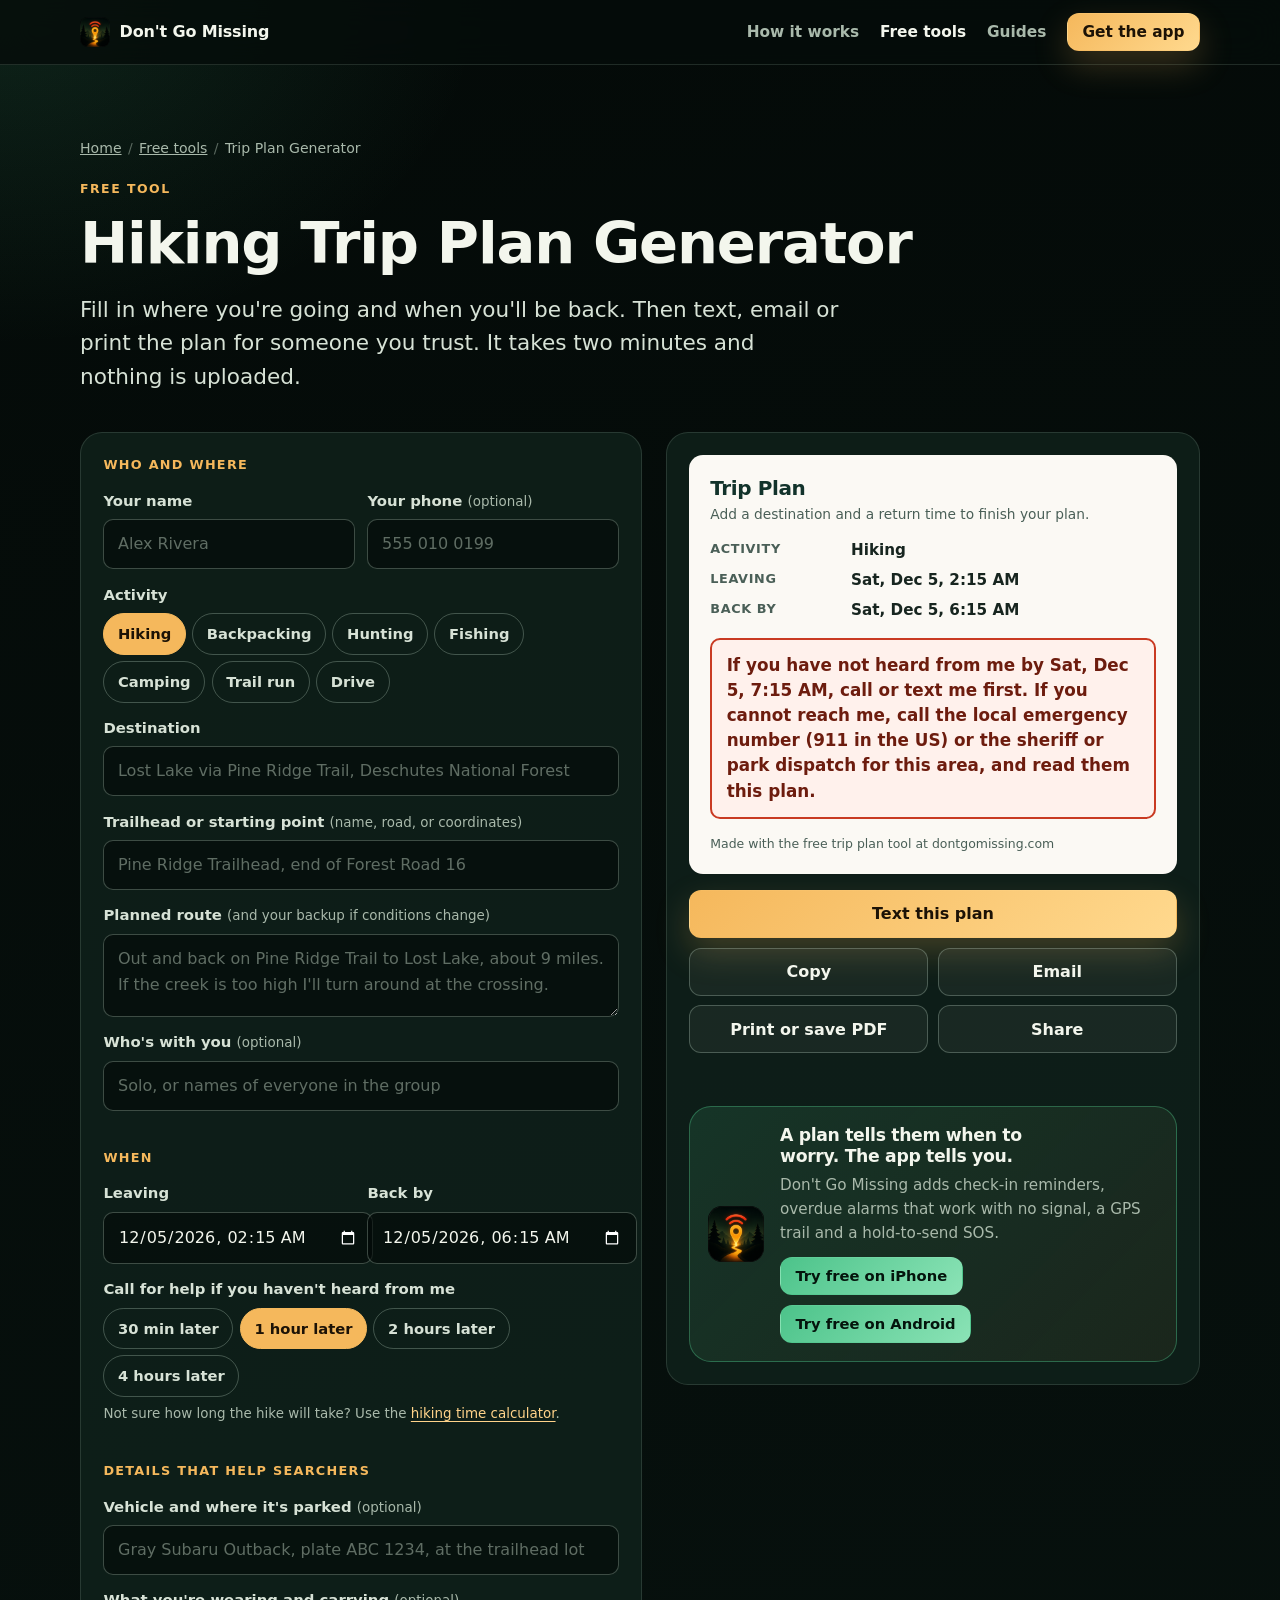
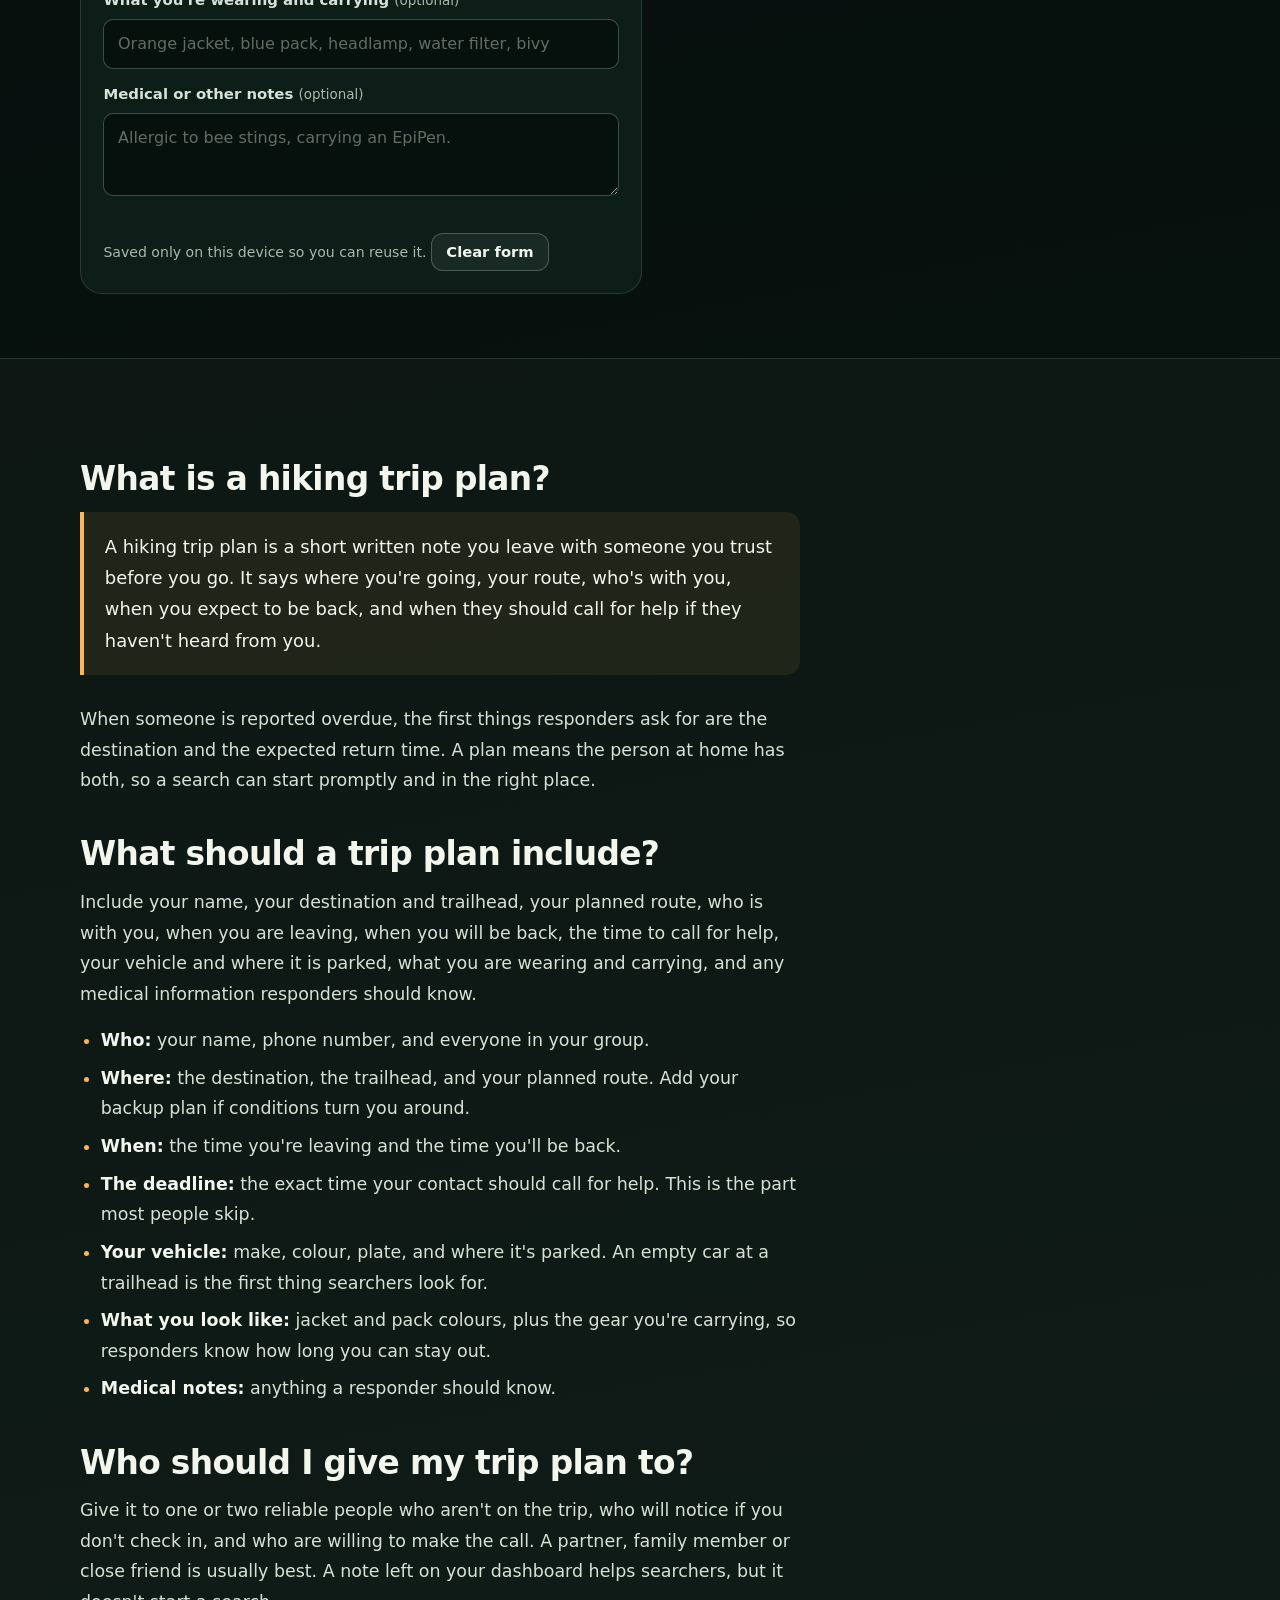
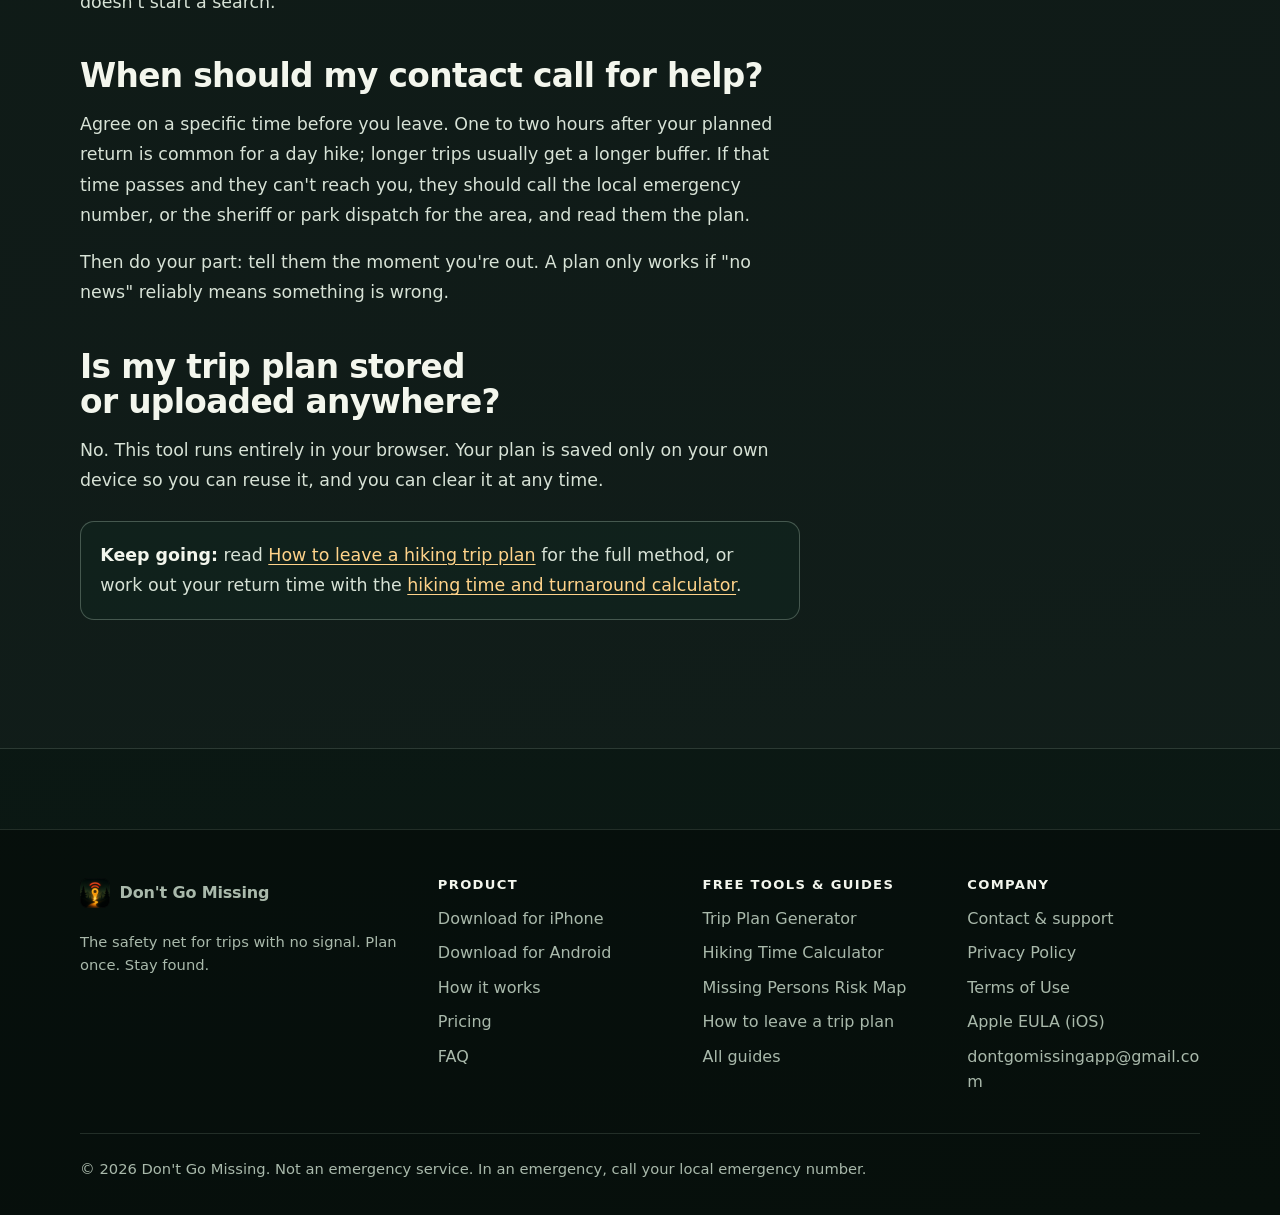
<file: tools/trip-plan/index.html>
<!doctype html>
<html lang="en">
<head>
  <meta charset="utf-8">
  <meta name="viewport" content="width=device-width, initial-scale=1">
  <title>Free Hiking Trip Plan Generator (Text, Email or Print)</title>
  <meta name="description" content="Make a hiking or hunting trip plan in 2 minutes. Text, email or print your route, vehicle, and call-for-help deadline. Free, no sign-up.">
  <link rel="canonical" href="https://dontgomissing.com/tools/trip-plan/">
  <meta name="apple-itunes-app" content="app-id=6768712827">
  <meta property="og:site_name" content="Don't Go Missing">
  <meta property="og:title" content="Free Hiking Trip Plan Generator">
  <meta property="og:description" content="Make a trip plan in two minutes, then text, email or print it for someone you trust. Free, no sign-up.">
  <meta property="og:type" content="website">
  <meta property="og:url" content="https://dontgomissing.com/tools/trip-plan/">
  <meta property="og:image" content="https://dontgomissing.com/assets/og-preview.webp">
  <meta name="twitter:card" content="summary_large_image">
  <meta name="theme-color" content="#07110e">
  <link rel="icon" href="/assets/favicon.svg" type="image/svg+xml">
  <link rel="apple-touch-icon" href="/assets/app-icon-180.png">
  <link rel="stylesheet" href="/assets/styles.css?v=20261127">
  <script type="application/ld+json">
  {
    "@context": "https://schema.org",
    "@graph": [
      {
        "@type": "WebApplication",
        "name": "Hiking Trip Plan Generator",
        "url": "https://dontgomissing.com/tools/trip-plan/",
        "applicationCategory": "UtilitiesApplication",
        "operatingSystem": "Any",
        "browserRequirements": "Requires JavaScript",
        "description": "A free tool that turns your destination, return time and details into a trip plan you can text, email or print for a trusted contact. Runs in the browser; nothing is uploaded.",
        "offers": { "@type": "Offer", "price": "0", "priceCurrency": "USD" },
        "publisher": { "@type": "Organization", "name": "Don't Go Missing", "url": "https://dontgomissing.com/" }
      },
      {
        "@type": "BreadcrumbList",
        "itemListElement": [
          { "@type": "ListItem", "position": 1, "name": "Home", "item": "https://dontgomissing.com/" },
          { "@type": "ListItem", "position": 2, "name": "Free tools", "item": "https://dontgomissing.com/tools/" },
          { "@type": "ListItem", "position": 3, "name": "Hiking Trip Plan Generator", "item": "https://dontgomissing.com/tools/trip-plan/" }
        ]
      },
      {
        "@type": "FAQPage",
        "mainEntity": [
          {
            "@type": "Question",
            "name": "What is a hiking trip plan?",
            "acceptedAnswer": { "@type": "Answer", "text": "A hiking trip plan is a short written note you leave with someone you trust before you go. It says where you are going, your route, who is with you, when you expect to be back, and when they should call for help if they have not heard from you." }
          },
          {
            "@type": "Question",
            "name": "What should a trip plan include?",
            "acceptedAnswer": { "@type": "Answer", "text": "Include your name, your destination and trailhead, your planned route, who is with you, when you are leaving, when you will be back, the time to call for help, your vehicle and where it is parked, what you are wearing and carrying, and any medical information responders should know." }
          },
          {
            "@type": "Question",
            "name": "Who should I give my trip plan to?",
            "acceptedAnswer": { "@type": "Answer", "text": "Give it to one or two reliable people who aren't on the trip, who will notice if you don't check in, and who are willing to make the call. A partner, family member or close friend is usually best." }
          },
          {
            "@type": "Question",
            "name": "When should my contact call for help?",
            "acceptedAnswer": { "@type": "Answer", "text": "Agree on a specific time before you leave. One to two hours after your planned return is common for a day hike; longer trips usually get a longer buffer. If that time passes and they can't reach you, they should call the local emergency number, or the sheriff or park dispatch for the area, and read them the plan." }
          },
          {
            "@type": "Question",
            "name": "Is my trip plan stored or uploaded anywhere?",
            "acceptedAnswer": { "@type": "Answer", "text": "No. This tool runs entirely in your browser. Your plan is saved only on your own device so you can reuse it, and you can clear it at any time." }
          }
        ]
      }
    ]
  }
  </script>
</head>
<body>
  <a class="skip-link" href="#main">Skip to content</a>

  <header class="site-header">
    <div class="wrap">
      <a class="brand" href="/" aria-label="Don't Go Missing home">
        <img src="/assets/app-icon-80.png" alt="" width="30" height="30">
        <span>Don't Go Missing</span>
      </a>
      <nav class="nav" aria-label="Primary">
        <a href="/#how">How it works</a>
        <a href="/tools/" aria-current="page">Free tools</a>
        <a href="/guides/">Guides</a>
        <a class="button button-primary button-small" href="/download/?src=nav">Get the app</a>
      </nav>
    </div>
  </header>

  <main id="main">
    <section class="page-hero">
      <div class="wrap">
        <ol class="breadcrumbs">
          <li><a href="/">Home</a></li>
          <li><a href="/tools/">Free tools</a></li>
          <li>Trip Plan Generator</li>
        </ol>
        <p class="eyebrow">Free tool</p>
        <h1>Hiking Trip Plan Generator</h1>
        <p class="lead">Fill in where you're going and when you'll be back. Then text, email or print the plan for someone you trust. It takes two minutes and nothing is uploaded.</p>
      </div>
    </section>

    <section class="section-tight" style="padding-top:0">
      <div class="wrap tool-layout">
        <form class="tool-panel tool-form" id="plan-form" autocomplete="on" novalidate>
          <fieldset>
            <legend>Who and where</legend>
            <div class="field-row">
              <div class="field">
                <label for="name">Your name</label>
                <input id="name" name="name" type="text" placeholder="Alex Rivera" autocomplete="name">
              </div>
              <div class="field">
                <label for="phone">Your phone <span class="hint">(optional)</span></label>
                <input id="phone" name="phone" type="tel" placeholder="555 010 0199" autocomplete="tel">
              </div>
            </div>
            <div class="field">
              <span class="label" id="activity-label">Activity</span>
              <div class="segmented" role="radiogroup" aria-labelledby="activity-label">
                <label><input type="radio" name="activity" value="Hiking" checked><span>Hiking</span></label>
                <label><input type="radio" name="activity" value="Backpacking"><span>Backpacking</span></label>
                <label><input type="radio" name="activity" value="Hunting"><span>Hunting</span></label>
                <label><input type="radio" name="activity" value="Fishing"><span>Fishing</span></label>
                <label><input type="radio" name="activity" value="Camping"><span>Camping</span></label>
                <label><input type="radio" name="activity" value="Trail running"><span>Trail run</span></label>
                <label><input type="radio" name="activity" value="Backcountry drive"><span>Drive</span></label>
              </div>
            </div>
            <div class="field">
              <label for="destination">Destination</label>
              <input id="destination" name="destination" type="text" placeholder="Lost Lake via Pine Ridge Trail, Deschutes National Forest">
            </div>
            <div class="field">
              <label for="trailhead">Trailhead or starting point <span class="hint">(name, road, or coordinates)</span></label>
              <input id="trailhead" name="trailhead" type="text" placeholder="Pine Ridge Trailhead, end of Forest Road 16">
            </div>
            <div class="field">
              <label for="route">Planned route <span class="hint">(and your backup if conditions change)</span></label>
              <textarea id="route" name="route" placeholder="Out and back on Pine Ridge Trail to Lost Lake, about 9 miles. If the creek is too high I'll turn around at the crossing."></textarea>
            </div>
            <div class="field">
              <label for="party">Who's with you <span class="hint">(optional)</span></label>
              <input id="party" name="party" type="text" placeholder="Solo, or names of everyone in the group">
            </div>
          </fieldset>

          <fieldset>
            <legend>When</legend>
            <div class="field-row">
              <div class="field">
                <label for="leave">Leaving</label>
                <input id="leave" name="leave" type="datetime-local">
              </div>
              <div class="field">
                <label for="back">Back by</label>
                <input id="back" name="back" type="datetime-local">
              </div>
            </div>
            <div class="field">
              <span class="label" id="grace-label">Call for help if you haven't heard from me</span>
              <div class="segmented" role="radiogroup" aria-labelledby="grace-label">
                <label><input type="radio" name="grace" value="30"><span>30 min later</span></label>
                <label><input type="radio" name="grace" value="60" checked><span>1 hour later</span></label>
                <label><input type="radio" name="grace" value="120"><span>2 hours later</span></label>
                <label><input type="radio" name="grace" value="240"><span>4 hours later</span></label>
              </div>
              <span class="hint">Not sure how long the hike will take? Use the <a class="text-link" href="/tools/hiking-time-calculator/">hiking time calculator</a>.</span>
            </div>
          </fieldset>

          <fieldset>
            <legend>Details that help searchers</legend>
            <div class="field">
              <label for="vehicle">Vehicle and where it's parked <span class="hint">(optional)</span></label>
              <input id="vehicle" name="vehicle" type="text" placeholder="Gray Subaru Outback, plate ABC 1234, at the trailhead lot">
            </div>
            <div class="field">
              <label for="gear">What you're wearing and carrying <span class="hint">(optional)</span></label>
              <input id="gear" name="gear" type="text" placeholder="Orange jacket, blue pack, headlamp, water filter, bivy">
            </div>
            <div class="field">
              <label for="notes">Medical or other notes <span class="hint">(optional)</span></label>
              <textarea id="notes" name="notes" placeholder="Allergic to bee stings, carrying an EpiPen."></textarea>
            </div>
          </fieldset>

          <p class="fine-print">Saved only on this device so you can reuse it. <button type="button" class="button button-secondary button-small" id="clear-btn">Clear form</button></p>
        </form>

        <div class="tool-panel sticky">
          <div class="plan-sheet" id="plan-sheet" aria-live="polite">
            <h3>Trip Plan</h3>
            <p class="plan-sub" id="plan-sub">Fill in the form to build your plan.</p>
            <dl id="plan-list"></dl>
            <p class="plan-alert" id="plan-alert"></p>
            <p class="plan-foot">Made with the free trip plan tool at dontgomissing.com</p>
          </div>

          <div class="tool-actions">
            <a class="button button-primary span-2" id="sms-btn" href="#">Text this plan</a>
            <button type="button" class="button button-secondary" id="copy-btn">Copy</button>
            <a class="button button-secondary" id="email-btn" href="#">Email</a>
            <button type="button" class="button button-secondary" id="print-btn">Print or save PDF</button>
            <button type="button" class="button button-secondary" id="share-btn" hidden>Share</button>
          </div>
          <p class="status" id="status" role="status"></p>

          <div class="app-callout">
            <img src="/assets/app-icon-180.png" alt="Don't Go Missing app icon" width="56" height="56">
            <div>
              <h3>A plan tells them when to worry. The app tells you.</h3>
              <p>Don't Go Missing adds check-in reminders, overdue alarms that work with no signal, a GPS trail and a hold-to-send SOS.</p>
              <div class="callout-actions">
                <a class="button button-green button-small" href="https://apps.apple.com/app/apple-store/id6768712827?pt=127859278&amp;ct=tool_trip_plan&amp;mt=8">Try free on iPhone</a>
                <a class="button button-green button-small" href="https://play.google.com/store/apps/details?id=com.dontgomissing.app&amp;referrer=utm_source%3Dtool_trip_plan%26utm_medium%3Dwebsite">Try free on Android</a>
              </div>
            </div>
          </div>
        </div>
      </div>
    </section>

    <section class="section band no-print">
      <div class="wrap article-layout" style="grid-template-columns:minmax(0,1fr)">
        <div class="prose">
          <h2 style="margin-top:0">What is a hiking trip plan?</h2>
          <div class="answer-box">
            <p>A hiking trip plan is a short written note you leave with someone you trust before you go. It says where you're going, your route, who's with you, when you expect to be back, and when they should call for help if they haven't heard from you.</p>
          </div>
          <p>When someone is reported overdue, the first things responders ask for are the destination and the expected return time. A plan means the person at home has both, so a search can start promptly and in the right place.</p>

          <h2>What should a trip plan include?</h2>
          <p>Include your name, your destination and trailhead, your planned route, who is with you, when you are leaving, when you will be back, the time to call for help, your vehicle and where it is parked, what you are wearing and carrying, and any medical information responders should know.</p>
          <ul>
            <li><strong>Who:</strong> your name, phone number, and everyone in your group.</li>
            <li><strong>Where:</strong> the destination, the trailhead, and your planned route. Add your backup plan if conditions turn you around.</li>
            <li><strong>When:</strong> the time you're leaving and the time you'll be back.</li>
            <li><strong>The deadline:</strong> the exact time your contact should call for help. This is the part most people skip.</li>
            <li><strong>Your vehicle:</strong> make, colour, plate, and where it's parked. An empty car at a trailhead is the first thing searchers look for.</li>
            <li><strong>What you look like:</strong> jacket and pack colours, plus the gear you're carrying, so responders know how long you can stay out.</li>
            <li><strong>Medical notes:</strong> anything a responder should know.</li>
          </ul>

          <h2>Who should I give my trip plan to?</h2>
          <p>Give it to one or two reliable people who aren't on the trip, who will notice if you don't check in, and who are willing to make the call. A partner, family member or close friend is usually best. A note left on your dashboard helps searchers, but it doesn't start a search.</p>

          <h2>When should my contact call for help?</h2>
          <p>Agree on a specific time before you leave. One to two hours after your planned return is common for a day hike; longer trips usually get a longer buffer. If that time passes and they can't reach you, they should call the local emergency number, or the sheriff or park dispatch for the area, and read them the plan.</p>
          <p>Then do your part: tell them the moment you're out. A plan only works if "no news" reliably means something is wrong.</p>

          <h2>Is my trip plan stored or uploaded anywhere?</h2>
          <p>No. This tool runs entirely in your browser. Your plan is saved only on your own device so you can reuse it, and you can clear it at any time.</p>

          <div class="callout">
            <p><strong>Keep going:</strong> read <a href="/guides/hiking-trip-plan/">How to leave a hiking trip plan</a> for the full method, or work out your return time with the <a href="/tools/hiking-time-calculator/">hiking time and turnaround calculator</a>.</p>
          </div>
        </div>
      </div>
    </section>
  </main>

  <footer class="site-footer">
    <div class="wrap">
      <div class="footer-grid">
        <div>
          <a class="brand" href="/"><img src="/assets/app-icon-80.png" alt="" width="30" height="30"><span>Don't Go Missing</span></a>
          <p style="margin-top:0.9rem">The safety net for trips with no signal. Plan once. Stay found.</p>
        </div>
        <div>
          <h4>Product</h4>
          <ul>
            <li><a href="https://apps.apple.com/app/apple-store/id6768712827?pt=127859278&amp;ct=tool_trip_plan_footer&amp;mt=8">Download for iPhone</a></li>
            <li><a href="https://play.google.com/store/apps/details?id=com.dontgomissing.app&amp;referrer=utm_source%3Dtool_trip_plan_footer%26utm_medium%3Dwebsite">Download for Android</a></li>
            <li><a href="/#how">How it works</a></li>
            <li><a href="/#pricing">Pricing</a></li>
            <li><a href="/#faq">FAQ</a></li>
          </ul>
        </div>
        <div>
          <h4>Free tools &amp; guides</h4>
          <ul>
            <li><a href="/tools/trip-plan/">Trip Plan Generator</a></li>
            <li><a href="/tools/hiking-time-calculator/">Hiking Time Calculator</a></li>
            <li><a href="/tools/risk-map/">Missing Persons Risk Map</a></li>
            <li><a href="/guides/hiking-trip-plan/">How to leave a trip plan</a></li>
            <li><a href="/guides/">All guides</a></li>
          </ul>
        </div>
        <div>
          <h4>Company</h4>
          <ul>
            <li><a href="/contact/">Contact &amp; support</a></li>
            <li><a href="/privacy/">Privacy Policy</a></li>
            <li><a href="/terms/">Terms of Use</a></li>
            <li><a href="https://www.apple.com/legal/internet-services/itunes/dev/stdeula/">Apple EULA (iOS)</a></li>
            <li><a href="mailto:dontgomissingapp@gmail.com">dontgomissingapp@gmail.com</a></li>
          </ul>
        </div>
      </div>
      <p class="footer-bottom">&copy; 2026 Don't Go Missing. Not an emergency service. In an emergency, call your local emergency number.</p>
    </div>
  </footer>

  <script src="/assets/trip-plan.js" defer></script>
</body>
</html>
</file>
<file: assets/styles.css>
/* Don't Go Missing — site styles. Static, no build step, no external requests. */

:root {
  color-scheme: dark;
  --bg: #07110e;
  --bg-raised: #0d1b16;
  --panel: rgba(17, 36, 30, 0.72);
  --panel-solid: #10221c;
  --line: rgba(205, 231, 211, 0.14);
  --line-strong: rgba(205, 231, 211, 0.28);
  --text: #f3f6ed;
  --text-soft: #d7e2d6;
  --muted: #a9b9ab;
  --pine: #245c45;
  --green: #4cc38a;
  --amber: #f5b85c;
  --amber-ink: #1c1206;
  --red: #ff6b4a;
  --red-deep: #c93a22;
  /* Colours of the app's own light UI, used inside the phone mockup */
  --app-bg: #f8f5f0;
  --app-ink: #1a3c34;
  --app-green: #34c759;
  --app-risk: #ff6b4a;
  --radius: 14px;
  --radius-lg: 22px;
  --shadow: 0 24px 70px rgba(0, 0, 0, 0.42);
  --wrap: 1120px;
  font-family: ui-sans-serif, system-ui, -apple-system, BlinkMacSystemFont, "Segoe UI", Roboto, "Helvetica Neue", Arial, sans-serif;
}

*,
*::before,
*::after {
  box-sizing: border-box;
}

html {
  scroll-behavior: smooth;
  -webkit-text-size-adjust: 100%;
}

body {
  margin: 0;
  min-width: 320px;
  color: var(--text);
  background:
    radial-gradient(60rem 40rem at 85% -10%, rgba(255, 107, 74, 0.1), transparent 60%),
    radial-gradient(50rem 36rem at 0% 0%, rgba(76, 195, 138, 0.14), transparent 60%),
    linear-gradient(170deg, #040a08 0%, var(--bg) 45%, #0c1a15 100%);
  line-height: 1.6;
}

img {
  max-width: 100%;
  height: auto;
}

a {
  color: inherit;
}

h1,
h2,
h3,
h4 {
  margin: 0;
  letter-spacing: -0.02em;
  line-height: 1.08;
  text-wrap: balance;
}

h1 {
  font-size: clamp(2.5rem, 6.2vw, 4.6rem);
  font-weight: 850;
}

h2 {
  font-size: clamp(1.9rem, 3.8vw, 3rem);
  font-weight: 800;
}

h3 {
  font-size: 1.2rem;
  font-weight: 750;
  line-height: 1.25;
}

p {
  margin: 0 0 1rem;
  color: var(--muted);
  font-size: 1.05rem;
}

p:last-child {
  margin-bottom: 0;
}

strong {
  color: var(--text);
}

:focus-visible {
  outline: 3px solid var(--amber);
  outline-offset: 3px;
  border-radius: 6px;
}

.skip-link {
  position: absolute;
  left: 1rem;
  top: -4rem;
  z-index: 100;
  padding: 0.7rem 1rem;
  border-radius: 10px;
  color: var(--amber-ink);
  background: var(--amber);
  font-weight: 800;
}

.skip-link:focus {
  top: 1rem;
}

.wrap {
  width: min(var(--wrap), calc(100% - 2.5rem));
  margin-inline: auto;
}

.eyebrow {
  margin: 0 0 0.9rem;
  color: var(--amber);
  font-size: 0.78rem;
  font-weight: 800;
  letter-spacing: 0.12em;
  text-transform: uppercase;
}

.lead {
  color: var(--text-soft);
  font-size: clamp(1.12rem, 1.9vw, 1.35rem);
  line-height: 1.55;
}

/* ---------- Header ---------- */

.site-header {
  position: sticky;
  top: 0;
  z-index: 40;
  border-bottom: 1px solid var(--line);
  background: rgba(5, 13, 10, 0.82);
  backdrop-filter: blur(16px);
  -webkit-backdrop-filter: blur(16px);
}

.site-header .wrap {
  display: flex;
  align-items: center;
  justify-content: space-between;
  gap: 1rem;
  min-height: 64px;
}

.brand {
  display: inline-flex;
  align-items: center;
  gap: 0.6rem;
  font-weight: 850;
  letter-spacing: -0.01em;
  text-decoration: none;
  white-space: nowrap;
}

.brand img {
  width: 30px;
  height: 30px;
  border-radius: 8px;
}

.brand-mark {
  width: 1.1rem;
  height: 1.1rem;
  border: 2px solid var(--amber);
  border-radius: 50%;
  box-shadow: 0 0 0 5px rgba(245, 184, 92, 0.1), inset 0 0 0 4px rgba(255, 107, 74, 0.35);
}

.nav {
  display: flex;
  align-items: center;
  gap: 0.3rem 1.3rem;
  flex-wrap: wrap;
  justify-content: flex-end;
}

.nav a {
  color: var(--muted);
  font-size: 0.96rem;
  font-weight: 600;
  text-decoration: none;
}

.nav a:hover,
.nav a[aria-current="page"] {
  color: var(--text);
}

.nav .button {
  color: var(--amber-ink);
}

/* ---------- Buttons ---------- */

.button {
  display: inline-flex;
  align-items: center;
  justify-content: center;
  gap: 0.55rem;
  min-height: 3rem;
  padding: 0.8rem 1.25rem;
  border: 1px solid transparent;
  border-radius: 12px;
  font: inherit;
  font-weight: 800;
  line-height: 1.2;
  text-align: center;
  text-decoration: none;
  cursor: pointer;
  transition: transform 0.15s ease, box-shadow 0.15s ease, background-color 0.15s ease;
}

.button:hover {
  transform: translateY(-1px);
}

.button:active {
  transform: translateY(0);
}

.button-primary {
  color: var(--amber-ink);
  background: linear-gradient(135deg, var(--amber), #ffd98e);
  box-shadow: 0 14px 34px rgba(245, 184, 92, 0.22);
}

.button-secondary {
  color: var(--text);
  border-color: var(--line-strong);
  background: rgba(255, 255, 255, 0.05);
}

.button-green {
  color: #04140c;
  background: linear-gradient(135deg, var(--green), #8be3b6);
}

.button-small {
  min-height: 2.4rem;
  padding: 0.5rem 0.9rem;
  font-size: 0.92rem;
}

.button-large {
  min-height: 3.5rem;
  padding: 0.95rem 1.6rem;
  font-size: 1.08rem;
}

.button[disabled] {
  opacity: 0.5;
  cursor: not-allowed;
  transform: none;
}

.cta-row {
  display: flex;
  flex-wrap: wrap;
  gap: 0.8rem;
  margin: 1.8rem 0 1rem;
}

.trust-line {
  display: flex;
  flex-wrap: wrap;
  gap: 0.4rem 1.2rem;
  margin: 0;
  padding: 0;
  list-style: none;
  color: var(--muted);
  font-size: 0.93rem;
}

.trust-line li::before {
  content: "\2713";
  margin-right: 0.4rem;
  color: var(--green);
  font-weight: 900;
}

.fine-print {
  font-size: 0.88rem;
  color: var(--muted);
}

/* ---------- Sections ---------- */

.section {
  padding: clamp(3.5rem, 8vw, 6.5rem) 0;
}

.section-tight {
  padding: clamp(2.5rem, 5vw, 4rem) 0;
}

.section-heading {
  max-width: 760px;
  margin-bottom: 2.4rem;
}

.section-heading p {
  margin-top: 1rem;
}

.band {
  border-block: 1px solid var(--line);
  background: rgba(255, 255, 255, 0.025);
}

.center {
  text-align: center;
}

.center .section-heading,
.section-heading.center {
  margin-inline: auto;
}

/* ---------- Hero ---------- */

.hero {
  position: relative;
  isolation: isolate;
  overflow: hidden;
  padding: clamp(2.5rem, 6vw, 5rem) 0 clamp(3rem, 7vw, 5.5rem);
}

.hero::before {
  content: "";
  position: absolute;
  inset: 0;
  z-index: -1;
  background:
    linear-gradient(90deg, rgba(4, 10, 8, 0.94) 0%, rgba(4, 10, 8, 0.78) 48%, rgba(4, 10, 8, 0.5) 100%),
    linear-gradient(180deg, rgba(4, 10, 8, 0.1), var(--bg) 96%),
    url("/assets/hero-wilderness-background.webp") center / cover no-repeat;
}

.hero .wrap {
  display: grid;
  grid-template-columns: minmax(0, 1.08fr) minmax(280px, 0.72fr);
  align-items: center;
  gap: clamp(2rem, 6vw, 4.5rem);
}

.hero h1 em {
  color: var(--amber);
  font-style: normal;
}

.hero .lead {
  max-width: 600px;
  margin-top: 1.3rem;
}

/* ---------- Cards & grids ---------- */

.grid {
  display: grid;
  gap: 1rem;
}

.grid-2 {
  grid-template-columns: repeat(2, minmax(0, 1fr));
}

.grid-3 {
  grid-template-columns: repeat(3, minmax(0, 1fr));
}

.grid-4 {
  grid-template-columns: repeat(4, minmax(0, 1fr));
}

.card {
  padding: 1.4rem;
  border: 1px solid var(--line);
  border-radius: var(--radius-lg);
  background: var(--panel);
}

.card h3 {
  margin-bottom: 0.55rem;
}

.card p {
  font-size: 0.99rem;
}

.card-link {
  display: block;
  color: inherit;
  text-decoration: none;
  transition: border-color 0.15s ease, transform 0.15s ease;
}

.card-link:hover {
  border-color: var(--line-strong);
  transform: translateY(-2px);
}

.card-link .arrow {
  display: inline-block;
  margin-top: 0.9rem;
  color: var(--amber);
  font-weight: 800;
}

.step-number {
  display: inline-grid;
  place-items: center;
  width: 2.2rem;
  height: 2.2rem;
  margin-bottom: 1rem;
  border-radius: 50%;
  color: var(--amber-ink);
  background: var(--amber);
  font-weight: 900;
}

.step-number.red {
  color: #fff;
  background: var(--red);
}

.tag {
  display: inline-block;
  margin-bottom: 0.9rem;
  padding: 0.25rem 0.6rem;
  border-radius: 999px;
  color: var(--green);
  background: rgba(76, 195, 138, 0.12);
  font-size: 0.75rem;
  font-weight: 800;
  letter-spacing: 0.06em;
  text-transform: uppercase;
}

.tag.amber {
  color: var(--amber);
  background: rgba(245, 184, 92, 0.12);
}

/* ---------- Split layout + message demo ---------- */

.split {
  display: grid;
  grid-template-columns: minmax(0, 1fr) minmax(0, 0.9fr);
  gap: clamp(2rem, 6vw, 4.5rem);
  align-items: center;
}

.message-demo {
  padding: 1.2rem;
  border: 1px solid var(--line);
  border-radius: var(--radius-lg);
  background: var(--panel-solid);
  box-shadow: var(--shadow);
}

.message-demo .meta {
  margin-bottom: 0.9rem;
  color: var(--muted);
  font-size: 0.82rem;
  font-weight: 700;
  text-align: center;
}

.bubble {
  max-width: 92%;
  margin-left: auto;
  padding: 0.9rem 1rem;
  border-radius: 20px 20px 6px 20px;
  color: #fff;
  background: #2f8f5f;
  font-size: 0.95rem;
  line-height: 1.5;
  white-space: pre-line;
}

.bubble.reply {
  margin: 0.7rem auto 0 0;
  border-radius: 20px 20px 20px 6px;
  color: var(--text);
  background: rgba(255, 255, 255, 0.1);
}

.check-list {
  display: grid;
  gap: 0.7rem;
  margin: 1.4rem 0 0;
  padding: 0;
  list-style: none;
}

.check-list li {
  position: relative;
  padding-left: 1.9rem;
  color: var(--text-soft);
}

.check-list li::before {
  content: "\2713";
  position: absolute;
  left: 0;
  top: 0.05rem;
  display: grid;
  place-items: center;
  width: 1.3rem;
  height: 1.3rem;
  border-radius: 50%;
  color: #04140c;
  background: var(--green);
  font-size: 0.75rem;
  font-weight: 900;
}

/* ---------- Tables ---------- */

.table-scroll {
  overflow-x: auto;
  border: 1px solid var(--line);
  border-radius: var(--radius-lg);
  background: var(--panel);
}

table {
  width: 100%;
  min-width: 560px;
  border-collapse: collapse;
  font-size: 0.97rem;
}

th,
td {
  padding: 0.95rem 1rem;
  border-bottom: 1px solid var(--line);
  text-align: left;
  vertical-align: top;
}

thead th {
  color: var(--text);
  font-size: 0.82rem;
  letter-spacing: 0.06em;
  text-transform: uppercase;
  background: rgba(255, 255, 255, 0.04);
}

tbody tr:last-child td,
tbody tr:last-child th {
  border-bottom: 0;
}

tbody th {
  color: var(--text);
  font-weight: 700;
}

td {
  color: var(--muted);
}

td.yes {
  color: var(--green);
  font-weight: 700;
}

td.no {
  color: #f0a08e;
}

td.highlight,
th.highlight {
  background: rgba(245, 184, 92, 0.07);
}

/* ---------- Pricing ---------- */

.price-card {
  position: relative;
  padding: 1.6rem;
  border: 1px solid var(--line);
  border-radius: var(--radius-lg);
  background: var(--panel);
}

.price-card.featured {
  border-color: rgba(245, 184, 92, 0.55);
  background: linear-gradient(160deg, rgba(76, 195, 138, 0.16), rgba(245, 184, 92, 0.08));
}

.price {
  margin: 0.6rem 0 0.4rem;
  color: var(--text);
  font-size: clamp(2.4rem, 5vw, 3.4rem);
  font-weight: 850;
  letter-spacing: -0.03em;
  line-height: 1;
}

.price span {
  color: var(--muted);
  font-size: 1rem;
  font-weight: 600;
  letter-spacing: 0;
}

.badge {
  display: inline-block;
  margin-bottom: 0.8rem;
  padding: 0.25rem 0.65rem;
  border-radius: 999px;
  color: var(--amber-ink);
  background: var(--amber);
  font-size: 0.76rem;
  font-weight: 900;
  letter-spacing: 0.05em;
  text-transform: uppercase;
}

/* ---------- FAQ ---------- */

.faq-list {
  display: grid;
  gap: 0.7rem;
  max-width: 860px;
}

details {
  border: 1px solid var(--line);
  border-radius: var(--radius);
  background: rgba(255, 255, 255, 0.04);
}

summary {
  position: relative;
  padding: 1.05rem 3rem 1.05rem 1.1rem;
  font-size: 1.05rem;
  font-weight: 750;
  cursor: pointer;
  list-style: none;
}

summary::-webkit-details-marker {
  display: none;
}

summary::after {
  content: "+";
  position: absolute;
  right: 1.1rem;
  top: 50%;
  transform: translateY(-50%);
  color: var(--amber);
  font-size: 1.5rem;
  font-weight: 500;
  line-height: 1;
}

details[open] summary::after {
  content: "\2212";
}

details > p,
details > div {
  margin: 0;
  padding: 0 1.1rem 1.1rem;
}

details a,
.prose a,
.legal-content a,
.text-link {
  color: #ffd38a;
  text-underline-offset: 3px;
}

/* ---------- Final CTA + sticky bar ---------- */

.final-cta {
  padding: clamp(3rem, 7vw, 5rem) clamp(1.2rem, 4vw, 3rem);
  border: 1px solid var(--line-strong);
  border-radius: 28px;
  background:
    radial-gradient(40rem 20rem at 50% 0%, rgba(245, 184, 92, 0.16), transparent 70%),
    var(--panel-solid);
  text-align: center;
}

.final-cta h2 {
  max-width: 720px;
  margin-inline: auto;
}

.final-cta .cta-row {
  justify-content: center;
}

/* ---------- Footer ---------- */

.site-footer {
  margin-top: clamp(3rem, 7vw, 5rem);
  padding: 3rem 0 2.2rem;
  border-top: 1px solid var(--line);
  background: rgba(2, 6, 5, 0.5);
}

.footer-grid {
  display: grid;
  grid-template-columns: 1.4fr repeat(3, 1fr);
  gap: 2rem;
}

.site-footer h4 {
  margin-bottom: 0.9rem;
  color: var(--text);
  font-size: 0.82rem;
  letter-spacing: 0.1em;
  text-transform: uppercase;
}

.site-footer ul {
  display: grid;
  gap: 0.55rem;
  margin: 0;
  padding: 0;
  list-style: none;
}

.site-footer a {
  color: var(--muted);
  text-decoration: none;
  overflow-wrap: anywhere;
}

.site-footer a:hover {
  color: var(--text);
}

.site-footer p {
  font-size: 0.92rem;
}

.footer-bottom {
  margin-top: 2.4rem;
  padding-top: 1.4rem;
  border-top: 1px solid var(--line);
  color: var(--muted);
  font-size: 0.86rem;
}

/* ---------- Page header for tools, guides and legal pages ---------- */

.page-hero {
  padding: clamp(2.5rem, 6vw, 4.5rem) 0 clamp(1.5rem, 3vw, 2.5rem);
}

.page-hero h1 {
  max-width: 880px;
  font-size: clamp(2.2rem, 5vw, 3.6rem);
}

.page-hero .lead {
  max-width: 760px;
  margin-top: 1.1rem;
}

.breadcrumbs {
  display: flex;
  flex-wrap: wrap;
  gap: 0.4rem;
  margin: 0 0 1.2rem;
  padding: 0;
  list-style: none;
  color: var(--muted);
  font-size: 0.88rem;
}

.breadcrumbs li + li::before {
  content: "/";
  margin-right: 0.4rem;
  opacity: 0.5;
}

.breadcrumbs a {
  color: var(--muted);
}

/* ---------- Tools ---------- */

.tool-layout {
  display: grid;
  grid-template-columns: minmax(0, 1fr) minmax(0, 0.95fr);
  gap: 1.5rem;
  align-items: start;
}

.tool-panel {
  padding: 1.4rem;
  border: 1px solid var(--line);
  border-radius: var(--radius-lg);
  background: var(--panel);
}

.tool-panel.sticky {
  position: sticky;
  top: 84px;
}

fieldset {
  margin: 0 0 1.4rem;
  padding: 0;
  border: 0;
}

legend {
  margin-bottom: 0.9rem;
  padding: 0;
  color: var(--amber);
  font-size: 0.8rem;
  font-weight: 800;
  letter-spacing: 0.1em;
  text-transform: uppercase;
}

.field {
  display: grid;
  gap: 0.35rem;
  margin-bottom: 0.9rem;
}

.field-row {
  display: grid;
  grid-template-columns: repeat(2, minmax(0, 1fr));
  gap: 0.8rem;
}

label,
.label {
  color: var(--text-soft);
  font-size: 0.93rem;
  font-weight: 700;
}

.hint {
  color: var(--muted);
  font-size: 0.84rem;
  font-weight: 400;
}

input,
select,
textarea {
  width: 100%;
  min-height: 2.9rem;
  padding: 0.7rem 0.85rem;
  border: 1px solid var(--line-strong);
  border-radius: 10px;
  color: var(--text);
  background: rgba(3, 9, 7, 0.6);
  font: inherit;
  font-size: 1rem;
}

textarea {
  min-height: 5.2rem;
  resize: vertical;
}

input::placeholder,
textarea::placeholder {
  color: rgba(169, 185, 171, 0.55);
}

input:focus,
select:focus,
textarea:focus {
  border-color: var(--amber);
  outline: none;
  box-shadow: 0 0 0 3px rgba(245, 184, 92, 0.2);
}

.segmented {
  display: flex;
  flex-wrap: wrap;
  gap: 0.4rem;
}

.segmented label {
  position: relative;
  cursor: pointer;
}

.segmented input {
  position: absolute;
  opacity: 0;
  width: 1px;
  height: 1px;
  min-height: 0;
}

.segmented span {
  display: inline-block;
  padding: 0.5rem 0.85rem;
  border: 1px solid var(--line-strong);
  border-radius: 999px;
  color: var(--text-soft);
  font-size: 0.92rem;
  font-weight: 700;
}

.segmented input:checked + span {
  border-color: var(--amber);
  color: var(--amber-ink);
  background: var(--amber);
}

.segmented input:focus-visible + span {
  outline: 3px solid var(--amber);
  outline-offset: 2px;
}

.plan-sheet {
  padding: 1.3rem;
  border-radius: 14px;
  color: #17251f;
  background: #fbf9f4;
  font-size: 0.95rem;
  line-height: 1.5;
}

.plan-sheet h3 {
  margin-bottom: 0.2rem;
  color: #12332b;
  font-size: 1.25rem;
}

.plan-sheet .plan-sub {
  margin-bottom: 0.9rem;
  color: #4a5f57;
  font-size: 0.86rem;
}

.plan-sheet dl {
  display: grid;
  grid-template-columns: minmax(96px, 0.42fr) 1fr;
  gap: 0.45rem 0.8rem;
  margin: 0;
}

.plan-sheet dt {
  color: #4a5f57;
  font-size: 0.8rem;
  font-weight: 800;
  letter-spacing: 0.05em;
  text-transform: uppercase;
}

.plan-sheet dd {
  margin: 0;
  color: #17251f;
  font-weight: 600;
  overflow-wrap: anywhere;
}

.plan-sheet .plan-alert {
  margin-top: 1rem;
  padding: 0.8rem 0.9rem;
  border: 2px solid #c93a22;
  border-radius: 10px;
  color: #6d1c0e;
  background: #fff1ec;
  font-weight: 700;
}

.plan-sheet .plan-foot {
  margin-top: 0.9rem;
  color: #4a5f57;
  font-size: 0.78rem;
}

.tool-actions {
  display: grid;
  grid-template-columns: repeat(2, minmax(0, 1fr));
  gap: 0.6rem;
  margin-top: 1rem;
}

.tool-actions .button {
  width: 100%;
}

.tool-actions .span-2 {
  grid-column: 1 / -1;
}

.status {
  min-height: 1.4rem;
  margin: 0.7rem 0 0;
  color: var(--green);
  font-size: 0.9rem;
  font-weight: 700;
}

.result-grid {
  display: grid;
  grid-template-columns: repeat(2, minmax(0, 1fr));
  gap: 0.7rem;
}

.result {
  padding: 1rem;
  border: 1px solid var(--line);
  border-radius: 14px;
  background: rgba(3, 9, 7, 0.45);
}

.result small {
  display: block;
  margin-bottom: 0.3rem;
  color: var(--muted);
  font-size: 0.76rem;
  font-weight: 800;
  letter-spacing: 0.08em;
  text-transform: uppercase;
}

.result b {
  display: block;
  color: var(--text);
  font-size: 1.7rem;
  font-weight: 850;
  letter-spacing: -0.02em;
  line-height: 1.1;
}

.result.big {
  grid-column: 1 / -1;
  border-color: rgba(245, 184, 92, 0.5);
  background: rgba(245, 184, 92, 0.08);
}

.result.big b {
  color: var(--amber);
  font-size: 2.4rem;
}

.result p {
  margin: 0.4rem 0 0;
  font-size: 0.88rem;
}

.app-callout {
  display: grid;
  grid-template-columns: auto 1fr;
  gap: 1rem;
  align-items: center;
  margin-top: 1.2rem;
  padding: 1.1rem;
  border: 1px solid rgba(76, 195, 138, 0.4);
  border-radius: var(--radius-lg);
  background: linear-gradient(135deg, rgba(76, 195, 138, 0.14), rgba(245, 184, 92, 0.06));
}

.app-callout img {
  width: 56px;
  height: 56px;
  border-radius: 14px;
}

.app-callout h3 {
  margin-bottom: 0.3rem;
  font-size: 1.08rem;
}

.app-callout p {
  margin-bottom: 0.7rem;
  font-size: 0.95rem;
}

/* ---------- Article prose ---------- */

.article-layout {
  display: grid;
  grid-template-columns: minmax(0, 1fr) 280px;
  gap: 3rem;
  align-items: start;
}

.prose {
  max-width: 720px;
}

.prose h2 {
  margin: 2.6rem 0 0.9rem;
  font-size: clamp(1.55rem, 3vw, 2.05rem);
  scroll-margin-top: 90px;
}

.prose h3 {
  margin: 1.8rem 0 0.6rem;
  font-size: 1.22rem;
}

.prose p,
.prose li {
  color: var(--text-soft);
  font-size: 1.09rem;
  line-height: 1.75;
}

.prose ul,
.prose ol {
  margin: 0 0 1.2rem;
  padding-left: 1.3rem;
}

.prose li {
  margin-bottom: 0.45rem;
}

.prose li::marker {
  color: var(--amber);
}

.answer-box {
  margin: 0 0 1.8rem;
  padding: 1.2rem 1.3rem;
  border-left: 4px solid var(--amber);
  border-radius: 0 var(--radius) var(--radius) 0;
  background: rgba(245, 184, 92, 0.08);
}

.answer-box p {
  color: var(--text);
  font-size: 1.12rem;
}

.callout {
  margin: 1.6rem 0;
  padding: 1.1rem 1.2rem;
  border: 1px solid var(--line-strong);
  border-radius: var(--radius);
  background: var(--panel);
}

.callout.warn {
  border-color: rgba(255, 107, 74, 0.5);
  background: rgba(255, 107, 74, 0.07);
}

.byline {
  color: var(--muted);
  font-size: 0.92rem;
}

.toc {
  position: sticky;
  top: 90px;
  padding: 1.2rem;
  border: 1px solid var(--line);
  border-radius: var(--radius-lg);
  background: var(--panel);
}

.toc h4 {
  margin-bottom: 0.8rem;
  font-size: 0.8rem;
  letter-spacing: 0.1em;
  text-transform: uppercase;
}

.toc ol {
  display: grid;
  gap: 0.5rem;
  margin: 0 0 1.2rem;
  padding-left: 1.1rem;
  color: var(--muted);
  font-size: 0.94rem;
}

.toc a {
  color: var(--text-soft);
  text-decoration: none;
}

.toc a:hover {
  color: var(--amber);
}

.template-box {
  margin: 1.2rem 0 1.6rem;
  padding: 1.1rem 1.2rem;
  border: 1px dashed var(--line-strong);
  border-radius: var(--radius);
  background: rgba(3, 9, 7, 0.5);
  color: var(--text-soft);
  font-family: ui-monospace, SFMono-Regular, Menlo, Consolas, monospace;
  font-size: 0.92rem;
  line-height: 1.65;
  white-space: pre-wrap;
}

/* ---------- Legal / contact / 404 (existing pages) ---------- */

.legal-page {
  width: min(920px, calc(100% - 2.5rem));
  margin: 0 auto;
}

.legal-hero {
  padding: clamp(3rem, 7vw, 5rem) 0 2rem;
}

.legal-hero h1 {
  font-size: clamp(2.2rem, 5vw, 3.6rem);
}

.legal-hero p {
  margin-top: 1rem;
}

.legal-content {
  padding-bottom: 3rem;
}

.legal-content h2 {
  margin: 2rem 0 0.6rem;
  font-size: clamp(1.35rem, 2.6vw, 1.7rem);
}

.legal-content [id] {
  scroll-margin-top: 90px;
}

.legal-content ul {
  margin: 0 0 1rem;
  padding-left: 1.3rem;
}

.legal-content li {
  margin-bottom: 0.45rem;
  color: var(--muted);
  font-size: 1.05rem;
}

.legal-content .callout h2 {
  margin-top: 0;
}

.legal-content article {
  padding: 1.3rem;
  border: 1px solid var(--line);
  border-radius: var(--radius-lg);
  background: var(--panel);
}

.legal-content article h2 {
  margin-top: 0;
}

.support-grid {
  display: grid;
  grid-template-columns: repeat(2, minmax(0, 1fr));
  gap: 1rem;
}

.notice {
  display: inline-block;
  padding: 0.75rem 1rem;
  border: 1px solid rgba(245, 184, 92, 0.35);
  border-radius: var(--radius);
  color: #ffe0a3;
  background: rgba(245, 184, 92, 0.08);
  font-size: 0.92rem;
}

.not-found-page {
  min-height: 100svh;
  display: grid;
  place-items: center;
}

.not-found {
  width: min(680px, calc(100% - 2rem));
  text-align: center;
}

.not-found .brand {
  justify-content: center;
  margin-bottom: 2rem;
}

.not-found p {
  margin: 1rem 0 1.6rem;
}

/* ---------- Shared button rows ---------- */

.callout-actions {
  display: flex;
  flex-wrap: wrap;
  gap: 0.6rem;
}

/* ---------- Download router ---------- */

.download-page {
  padding: clamp(2.5rem, 7vw, 5rem) 0;
}

.download-card {
  width: min(680px, 100%);
  margin: 0 auto;
  padding: clamp(1.4rem, 4vw, 2.4rem);
  border: 1px solid rgba(76, 195, 138, 0.4);
  border-radius: var(--radius-lg);
  background: linear-gradient(160deg, rgba(76, 195, 138, 0.12), rgba(245, 184, 92, 0.05)), var(--panel);
  box-shadow: var(--shadow);
  text-align: center;
}

.download-card > img {
  width: 84px;
  height: 84px;
  margin-bottom: 1rem;
  border-radius: 20px;
}

.download-card h1 {
  font-size: clamp(2rem, 5vw, 3rem);
}

.download-card .lead {
  margin: 1rem auto 0;
  max-width: 34rem;
}

.download-stores {
  display: grid;
  grid-template-columns: repeat(2, minmax(0, 1fr));
  gap: 0.8rem;
  margin: 1.8rem 0 0.8rem;
}

.download-stores .button {
  flex-direction: column;
  gap: 0.15rem;
  min-height: 4.2rem;
}

.download-stores small {
  font-size: 0.82rem;
  font-weight: 700;
  opacity: 0.8;
}

.download-free {
  display: grid;
  grid-template-columns: repeat(2, minmax(0, 1fr));
  gap: 0.8rem;
  margin: 1.4rem 0 1rem;
}

.download-redirecting {
  margin-top: 0.4rem;
  color: var(--amber);
  font-weight: 700;
}

/* ---------- Missing-persons risk map ---------- */

.rm-stats {
  display: flex;
  flex-wrap: wrap;
  gap: 0.8rem;
  margin: 1.6rem 0 0;
  padding: 0;
  list-style: none;
}

.rm-stats li {
  display: grid;
  min-width: 8.5rem;
  padding: 0.7rem 1rem;
  border: 1px solid var(--line);
  border-radius: var(--radius);
  background: var(--panel);
}

.rm-stats b {
  color: var(--amber);
  font-size: 1.7rem;
  line-height: 1.1;
}

.rm-stats span {
  color: var(--muted);
  font-size: 0.86rem;
}

.rm-layout {
  display: grid;
  grid-template-columns: minmax(0, 0.9fr) minmax(0, 1.1fr);
  gap: 1.5rem;
  align-items: start;
}

.rm-search-panel {
  display: grid;
  gap: 0.6rem;
}

.rm-search-panel input[type="search"] {
  min-height: 3.2rem;
  font-size: 1.05rem;
}

.rm-locate {
  width: 100%;
}

.rm-privacy,
.rm-search-panel .status {
  margin: 0;
}

.status.warn {
  color: #ff9c85;
}

.rm-results {
  display: grid;
  gap: 0.45rem;
  margin: 0.2rem 0 0;
  padding: 0;
  list-style: none;
}

.rm-result {
  display: flex;
  align-items: center;
  justify-content: space-between;
  gap: 0.8rem;
  width: 100%;
  padding: 0.65rem 0.8rem;
  border: 1px solid var(--line);
  border-radius: 12px;
  color: var(--text);
  background: rgba(255, 255, 255, 0.03);
  font: inherit;
  text-align: left;
  cursor: pointer;
}

.rm-result:hover,
.rm-result.is-active {
  border-color: var(--amber);
  background: rgba(245, 184, 92, 0.08);
}

.rm-result-main {
  display: grid;
  min-width: 0;
}

.rm-result-name {
  font-weight: 750;
  overflow-wrap: anywhere;
}

.rm-result-meta {
  color: var(--muted);
  font-size: 0.84rem;
}

.rm-empty {
  color: var(--muted);
  font-size: 0.95rem;
}

.rm-count {
  flex: none;
  display: grid;
  place-items: center;
  min-width: 2.4rem;
  height: 2.4rem;
  padding: 0 0.5rem;
  border-radius: 999px;
  font-weight: 850;
}

.rm-count.tier-high,
.rm-swatch.tier-high { color: #2a0a03; background: #ff6b4a; }
.rm-count.tier-mid,
.rm-swatch.tier-mid { color: var(--amber-ink); background: #f5b85c; }
.rm-count.tier-low,
.rm-swatch.tier-low { color: #04140c; background: #4cc38a; }

.rm-tier {
  display: inline-block;
  padding: 0.22rem 0.6rem;
  border: 1px solid currentColor;
  border-radius: 999px;
  font-size: 0.76rem;
  font-weight: 800;
  letter-spacing: 0.04em;
  text-transform: uppercase;
  white-space: nowrap;
}

.rm-tier.tier-high,
.rm-big.tier-high { color: #ff8a6e; }
.rm-tier.tier-mid,
.rm-big.tier-mid { color: var(--amber); }
.rm-tier.tier-low,
.rm-big.tier-low { color: var(--green); }

.rm-brief {
  scroll-margin-top: 84px;
}

.rm-brief:focus {
  outline: none;
}

.rm-brief h2 {
  margin-top: 0.6rem;
  font-size: clamp(1.6rem, 3vw, 2.2rem);
  overflow-wrap: anywhere;
}

.rm-brief h3 {
  margin: 1.3rem 0 0.5rem;
}

.rm-brief-meta {
  margin: 0.4rem 0 0;
  font-size: 0.95rem;
}

.rm-facts {
  display: grid;
  grid-template-columns: auto minmax(0, 1fr);
  gap: 1rem;
  margin: 1.1rem 0 0;
  padding: 0.9rem 1rem;
  border: 1px solid var(--line);
  border-radius: var(--radius);
  background: rgba(3, 9, 7, 0.45);
}

.rm-facts dt {
  color: var(--muted);
  font-size: 0.78rem;
  font-weight: 700;
  letter-spacing: 0.06em;
  text-transform: uppercase;
}

.rm-facts dd {
  margin: 0.2rem 0 0;
  color: var(--text);
  font-weight: 700;
}

.rm-facts .rm-big {
  font-size: 2.4rem;
  line-height: 1;
}

.rm-note {
  margin: 0.7rem 0 0;
  font-size: 0.88rem;
}

.rm-checks {
  margin-top: 0.4rem;
  font-size: 0.97rem;
}

.rm-actions {
  display: grid;
  gap: 0.7rem;
  margin-top: 1.4rem;
}

.rm-actions .button {
  width: 100%;
  white-space: normal;
}

.rm-share {
  margin-top: 0.8rem;
}

.rm-brief-fine {
  margin-top: 1rem;
}

.rm-map-figure {
  margin: 0;
  padding: 1rem;
}

.rm-map svg {
  display: block;
  width: 100%;
  height: auto;
}

.rm-land {
  fill: rgba(76, 195, 138, 0.08);
  stroke: rgba(205, 231, 211, 0.35);
  stroke-width: 1.2;
  stroke-linejoin: round;
}

.rm-inset {
  fill: rgba(76, 195, 138, 0.05);
  stroke: rgba(205, 231, 211, 0.3);
  stroke-dasharray: 4 4;
}

.rm-inset-label,
.rm-label {
  fill: var(--text-soft);
  font-size: 12px;
  font-weight: 700;
  pointer-events: none;
}

.rm-label {
  fill: var(--text);
  font-size: 13px;
  paint-order: stroke;
  stroke: rgba(5, 13, 10, 0.85);
  stroke-width: 3px;
}

.rm-dot {
  fill-opacity: 0.72;
  stroke: rgba(5, 13, 10, 0.9);
  stroke-width: 1;
  cursor: pointer;
  transition: fill-opacity 0.15s ease;
}

.rm-dot:hover,
.rm-dot:focus {
  fill-opacity: 1;
  outline: none;
  stroke: #fff;
  stroke-width: 2;
}

.rm-dot.is-active {
  fill-opacity: 1;
  stroke: #fff;
  stroke-width: 3;
}

.rm-legend {
  display: flex;
  flex-wrap: wrap;
  gap: 0.5rem 1.2rem;
  margin: 0.8rem 0 0.4rem;
  padding: 0;
  list-style: none;
  color: var(--text-soft);
  font-size: 0.9rem;
}

.rm-legend li {
  display: inline-flex;
  align-items: center;
  gap: 0.45rem;
}

.rm-swatch {
  display: inline-block;
  width: 0.85rem;
  height: 0.85rem;
  border-radius: 50%;
}

.rm-table .rm-rank,
.rm-table .rm-num {
  color: var(--text);
  font-weight: 800;
}

.rm-link {
  padding: 0;
  border: 0;
  color: var(--text);
  background: none;
  font: inherit;
  font-weight: 700;
  text-align: left;
  text-decoration: underline;
  text-decoration-color: rgba(245, 184, 92, 0.5);
  text-underline-offset: 3px;
  cursor: pointer;
}

.rm-link:hover {
  color: var(--amber);
}

.rm-embed textarea {
  font-family: ui-monospace, SFMono-Regular, Menlo, Consolas, monospace;
  font-size: 0.85rem;
}

.rm-embed h2 {
  margin-bottom: 0.8rem;
  font-size: clamp(1.5rem, 3vw, 2.1rem);
}

.rm-powered {
  display: none;
  margin: 0;
  padding: 0.8rem 1rem 1rem;
  color: var(--muted);
  font-size: 0.9rem;
  text-align: center;
}

.rm-powered a {
  color: var(--amber);
  font-weight: 800;
}

/* Embed mode: compact search + brief + map, with a link back. */
.is-embed body {
  min-width: 0;
}

.is-embed .site-header,
.is-embed .site-footer,
.is-embed .skip-link,
.is-embed .rm-hide-embed {
  display: none !important;
}

.is-embed .rm-powered {
  display: block;
}

.is-embed .page-hero {
  padding: 1rem 0 0.8rem;
}

.is-embed .page-hero h1 {
  font-size: clamp(1.4rem, 4vw, 2rem);
}

.is-embed .rm-stats {
  margin-top: 0.8rem;
}

.is-embed .rm-stats li {
  min-width: 0;
  padding: 0.4rem 0.7rem;
}

.is-embed .rm-stats b {
  font-size: 1.2rem;
}

.is-embed .section-tight {
  padding-top: 0.8rem;
  padding-bottom: 0.8rem;
}

.is-embed .wrap {
  width: calc(100% - 1.5rem);
}

/* ---------- Device-aware content (data-os is set in the page head) ---------- */

html:not([data-os="ios"]) .only-ios,
html:not([data-os="android"]) .only-android,
html[data-os="ios"] .only-desktop,
html[data-os="android"] .only-desktop,
html[data-os="ios"] .store-ctas .store-android,
html[data-os="android"] .store-ctas .store-ios {
  display: none !important;
}

.sr-only {
  position: absolute;
  width: 1px;
  height: 1px;
  margin: -1px;
  padding: 0;
  overflow: hidden;
  clip: rect(0 0 0 0);
  white-space: nowrap;
  border: 0;
}

/* ---------- Hero with the promo video ---------- */

.hero-video .wrap {
  grid-template-columns: minmax(0, 1.25fr) minmax(300px, 0.75fr);
}

.hero-video {
  padding-top: clamp(2rem, 4.5vw, 3.5rem);
}

.hero-video h1 {
  font-size: clamp(2.35rem, 4.3vw, 3.55rem);
}

.hero-badge {
  display: inline-flex;
  align-items: center;
  gap: 0.6rem;
  margin: 0 0 1.3rem;
  padding: 0.3rem 0.85rem 0.3rem 0.3rem;
  border: 1px solid rgba(245, 184, 92, 0.38);
  border-radius: 999px;
  color: #ffe2ab;
  background: rgba(245, 184, 92, 0.08);
  font-size: 0.86rem;
  font-weight: 700;
}

.hero-badge span {
  flex: none;
  white-space: nowrap;
  padding: 0.2rem 0.6rem;
  border-radius: 999px;
  color: var(--amber-ink);
  background: var(--amber);
  font-size: 0.72rem;
  font-weight: 900;
  letter-spacing: 0.06em;
  text-transform: uppercase;
}

.store-ctas {
  display: flex;
  flex-wrap: wrap;
  gap: 0.75rem;
  margin: 1.9rem 0 0.7rem;
}

.store-btn {
  display: inline-flex;
  align-items: center;
  gap: 0.7rem;
  min-height: 3.75rem;
  padding: 0.55rem 1.35rem 0.55rem 1rem;
  border: 1px solid rgba(255, 255, 255, 0.3);
  border-radius: 14px;
  color: #fff;
  background: #000;
  box-shadow: 0 14px 34px rgba(0, 0, 0, 0.35);
  text-decoration: none;
  transition: transform 0.15s ease, border-color 0.15s ease, box-shadow 0.15s ease;
}

.store-btn:hover {
  transform: translateY(-2px);
  border-color: var(--amber);
  box-shadow: 0 16px 40px rgba(245, 184, 92, 0.22);
}

.store-btn svg {
  flex: none;
}

.store-btn span {
  display: grid;
  line-height: 1.15;
  text-align: left;
}

.store-btn small {
  color: rgba(255, 255, 255, 0.78);
  font-size: 0.74rem;
  font-weight: 600;
}

.store-btn b {
  font-size: 1.28rem;
  font-weight: 750;
  letter-spacing: -0.01em;
}

.cta-note {
  margin: 0 0 1.2rem;
  color: var(--muted);
  font-size: 0.9rem;
}

.alt-store {
  display: block;
  margin-top: 0.35rem;
  color: #ffd38a;
  font-weight: 700;
  text-underline-offset: 3px;
}

.qr-card {
  display: flex;
  align-items: center;
  gap: 1rem;
  max-width: 440px;
  margin: 0 0 1.3rem;
  padding: 0.7rem 1rem 0.7rem 0.7rem;
  border: 1px solid var(--line);
  border-radius: 16px;
  background: rgba(255, 255, 255, 0.04);
}

.qr-card img {
  flex: none;
  width: 92px;
  height: 92px;
  border-radius: 10px;
  background: #fff;
}

.qr-card p {
  margin: 0;
  color: var(--muted);
  font-size: 0.9rem;
  line-height: 1.45;
}

.qr-card b {
  display: block;
  color: var(--text);
}

.hero-media {
  position: relative;
  display: grid;
  justify-items: center;
  gap: 1.1rem;
  margin: 0;
}

.hero-media::before {
  content: "";
  position: absolute;
  top: 45%;
  left: 50%;
  z-index: -1;
  width: 130%;
  aspect-ratio: 1;
  border-radius: 50%;
  background: radial-gradient(circle, rgba(245, 184, 92, 0.16), rgba(76, 195, 138, 0.08) 40%, transparent 66%);
  transform: translate(-50%, -50%);
}

.video-frame {
  position: relative;
  width: min(340px, 78vw);
  aspect-ratio: 9 / 16;
  overflow: hidden;
  border-radius: 38px;
  background: #050a08 url("/assets/media/dgm-promo-poster.webp") center / cover no-repeat;
  box-shadow:
    0 0 0 9px #111d19,
    0 0 0 10px rgba(255, 255, 255, 0.16),
    0 34px 90px rgba(0, 0, 0, 0.6);
}

.video-frame video {
  display: block;
  width: 100%;
  height: 100%;
  object-fit: cover;
}

.video-sound {
  position: absolute;
  left: 50%;
  bottom: 1.1rem;
  display: inline-flex;
  align-items: center;
  gap: 0.45rem;
  padding: 0.5rem 0.95rem;
  border: 1px solid rgba(255, 255, 255, 0.28);
  border-radius: 999px;
  color: #fff;
  background: rgba(0, 0, 0, 0.62);
  -webkit-backdrop-filter: blur(10px);
  backdrop-filter: blur(10px);
  font: inherit;
  font-size: 0.84rem;
  font-weight: 800;
  white-space: nowrap;
  cursor: pointer;
  transform: translateX(-50%);
  transition: background-color 0.15s ease, border-color 0.15s ease;
}

.video-sound:hover {
  border-color: var(--amber);
}

.video-sound .icon-sound,
.video-sound[aria-pressed="true"] .icon-muted {
  display: none;
}

.video-sound[aria-pressed="true"] .icon-sound {
  display: block;
}

.video-sound[aria-pressed="true"] {
  left: auto;
  right: 0.9rem;
  padding: 0.5rem;
  transform: none;
}

.video-sound[aria-pressed="true"] span {
  position: absolute;
  width: 1px;
  height: 1px;
  overflow: hidden;
  clip: rect(0 0 0 0);
}

.video-play {
  position: absolute;
  top: 50%;
  left: 50%;
  display: grid;
  place-items: center;
  width: 76px;
  height: 76px;
  border: 0;
  border-radius: 50%;
  color: var(--amber-ink);
  background: linear-gradient(135deg, var(--amber), #ffd98e);
  box-shadow: 0 14px 40px rgba(245, 184, 92, 0.35);
  cursor: pointer;
  transform: translate(-50%, -50%);
}

.video-play[hidden] {
  display: none;
}

.video-progress {
  position: absolute;
  left: 0;
  right: 0;
  bottom: 0;
  height: 4px;
  background: rgba(255, 255, 255, 0.14);
}

.video-progress span {
  display: block;
  width: 0;
  height: 100%;
  background: var(--amber);
}

.video-chapters {
  display: flex;
  flex-wrap: wrap;
  justify-content: center;
  gap: 0.4rem;
  max-width: 400px;
}

.video-chapters button {
  padding: 0.35rem 0.75rem;
  border: 1px solid var(--line);
  border-radius: 999px;
  color: var(--muted);
  background: rgba(255, 255, 255, 0.04);
  font: inherit;
  font-size: 0.8rem;
  font-weight: 700;
  cursor: pointer;
  transition: color 0.15s ease, border-color 0.15s ease, background-color 0.15s ease;
}

.video-chapters button:hover,
.video-chapters button.is-active {
  border-color: rgba(245, 184, 92, 0.6);
  color: var(--text);
  background: rgba(245, 184, 92, 0.12);
}

/* ---------- Stat strip ---------- */

.stat-strip {
  border-block: 1px solid var(--line);
  background: rgba(255, 255, 255, 0.025);
}

.stat-strip dl {
  display: grid;
  grid-template-columns: repeat(4, minmax(0, 1fr));
  gap: 1.5rem;
  margin: 0;
  padding: 1.7rem 0;
}

.stat-strip dt {
  color: var(--amber);
  font-size: clamp(1.6rem, 3vw, 2.1rem);
  font-weight: 850;
  letter-spacing: -0.03em;
  line-height: 1.1;
}

.stat-strip dd {
  margin: 0.25rem 0 0;
  color: var(--muted);
  font-size: 0.9rem;
  line-height: 1.4;
}

/* ---------- Interactive "How it works" showcase with real app screens ---------- */

.showcase {
  display: grid;
  grid-template-columns: minmax(0, 1fr) minmax(280px, 0.8fr);
  gap: clamp(2rem, 5vw, 4rem);
  align-items: center;
}

.showcase-tabs {
  display: grid;
  gap: 0.45rem;
}

.showcase-tab {
  position: relative;
  display: flex;
  gap: 0.9rem;
  align-items: flex-start;
  overflow: hidden;
  padding: 0.85rem 1rem;
  border: 1px solid transparent;
  border-radius: 16px;
  color: var(--text-soft);
  background: transparent;
  font: inherit;
  text-align: left;
  cursor: pointer;
  transition: background-color 0.2s ease, border-color 0.2s ease;
}

.showcase-tab:hover {
  background: rgba(255, 255, 255, 0.04);
}

.showcase-tab b {
  display: block;
  font-size: 1.05rem;
  line-height: 1.3;
}

.showcase-tab small {
  display: block;
  max-height: 0;
  overflow: hidden;
  color: var(--muted);
  font-size: 0.93rem;
  line-height: 1.5;
  opacity: 0;
  transition: max-height 0.35s ease, opacity 0.35s ease, margin 0.35s ease;
}

.showcase-tab[aria-selected="true"] {
  border-color: rgba(245, 184, 92, 0.45);
  color: var(--text);
  background: rgba(245, 184, 92, 0.07);
}

.showcase-tab[aria-selected="true"] small {
  max-height: 8rem;
  margin-top: 0.3rem;
  opacity: 1;
}

.showcase-tab .step-number {
  flex: none;
  margin: 0;
}

.showcase-tab::after {
  content: "";
  position: absolute;
  left: 0;
  bottom: 0;
  width: 0;
  height: 2px;
  background: var(--amber);
}

.showcase.is-auto .showcase-tab[aria-selected="true"]::after {
  animation: showcase-progress var(--showcase-ms, 5000ms) linear forwards;
}

@keyframes showcase-progress {
  to {
    width: 100%;
  }
}

.showcase-stage {
  position: relative;
  display: grid;
  place-items: center;
}

.showcase-glow {
  position: absolute;
  inset: 8% 0;
  border-radius: 50%;
  background: radial-gradient(circle, rgba(76, 195, 138, 0.2), transparent 65%);
}

.showcase-panel {
  grid-area: 1 / 1;
  visibility: hidden;
  opacity: 0;
  transform: translateY(14px) scale(0.98);
  transition: opacity 0.45s ease, transform 0.45s ease, visibility 0s linear 0.45s;
}

.showcase-panel.is-active {
  visibility: visible;
  opacity: 1;
  transform: none;
  transition-delay: 0s;
}

.showcase-panel img {
  display: block;
  width: min(300px, 70vw);
  height: auto;
  filter: drop-shadow(0 30px 50px rgba(0, 0, 0, 0.5));
}

.inline-cta {
  display: grid;
  justify-items: center;
  gap: 0.2rem;
  margin-top: 2.6rem;
  text-align: center;
}

/* ---------- Founder note ---------- */

.founder-grid {
  display: grid;
  grid-template-columns: minmax(0, 1fr) minmax(0, 1fr);
  gap: clamp(2rem, 5vw, 4rem);
  align-items: center;
}

.founder-note blockquote {
  margin: 1.4rem 0 1rem;
  padding: 1.3rem 1.4rem;
  border-left: 3px solid var(--amber);
  border-radius: 0 16px 16px 0;
  color: var(--text-soft);
  background: var(--panel);
  font-size: 1.07rem;
}

.founder-note blockquote p {
  margin: 0 0 0.8rem;
}

.founder-note blockquote footer {
  color: var(--muted);
  font-size: 0.9rem;
  font-weight: 700;
}

.founder-note blockquote footer::before {
  content: "\2014\00a0";
}

.feature-chips {
  display: grid;
  grid-template-columns: repeat(2, minmax(0, 1fr));
  gap: 0.75rem;
  margin: 0;
  padding: 0;
  list-style: none;
}

.feature-chips li {
  padding: 1rem 1.05rem;
  border: 1px solid var(--line);
  border-radius: 16px;
  background: rgba(255, 255, 255, 0.035);
}

.feature-chips b {
  display: block;
  color: var(--text);
}

.feature-chips span {
  display: block;
  margin-top: 0.25rem;
  color: var(--muted);
  font-size: 0.88rem;
  line-height: 1.45;
}

/* ---------- Pricing: platform toggle and in-card buttons ---------- */

.plat-toggle {
  display: inline-flex;
  margin-bottom: 1.5rem;
  padding: 4px;
  border: 1px solid var(--line-strong);
  border-radius: 999px;
  background: rgba(255, 255, 255, 0.04);
}

.plat-toggle[hidden] {
  display: none;
}

.plat-toggle button {
  padding: 0.5rem 1.3rem;
  border: 0;
  border-radius: 999px;
  color: var(--muted);
  background: transparent;
  font: inherit;
  font-weight: 800;
  cursor: pointer;
}

.plat-toggle button[aria-selected="true"] {
  color: var(--amber-ink);
  background: var(--amber);
}

.has-plat-toggle .plat-label {
  display: none;
}

.plat-panel + .plat-panel {
  margin-top: 2rem;
}

.price-grid {
  max-width: 820px;
}

.price-card {
  display: flex;
  flex-direction: column;
}

.price-card > p:not(.badge):not(.price):not(.save) {
  margin-bottom: 1.3rem;
}

.price-card > .badge {
  align-self: flex-start;
}

.price-card .button {
  width: 100%;
  margin-top: auto;
}

.price-card .save {
  position: absolute;
  top: 1.75rem;
  right: 1.6rem;
  margin: 0;
  color: var(--green);
  font-size: 0.85rem;
  font-weight: 800;
}

/* ---------- Final CTA extras ---------- */

.final-icon {
  display: block;
  margin: 0 auto 1.3rem;
  border-radius: 18px;
  box-shadow: 0 16px 40px rgba(0, 0, 0, 0.45);
}

.center-ctas {
  justify-content: center;
}

.qr-center {
  margin: 0 auto 1.3rem;
  text-align: left;
}

/* ---------- Floating mobile CTA (shown after the hero scrolls away) ---------- */

.sticky-cta {
  display: none;
}

@media (max-width: 640px) {
  .sticky-cta {
    position: fixed;
    left: 0.6rem;
    right: 0.6rem;
    bottom: calc(0.6rem + env(safe-area-inset-bottom));
    z-index: 50;
    display: flex;
    gap: 0.7rem;
    align-items: center;
    padding: 0.5rem 0.5rem 0.5rem 0.6rem;
    border: 1px solid var(--line-strong);
    border-radius: 18px;
    background: rgba(5, 13, 10, 0.94);
    box-shadow: 0 16px 40px rgba(0, 0, 0, 0.5);
    -webkit-backdrop-filter: blur(14px);
    backdrop-filter: blur(14px);
    transform: translateY(160%);
    transition: transform 0.3s ease;
  }

  .sticky-cta.is-visible,
  html:not([data-os]) .sticky-cta {
    transform: none;
  }

  .sticky-cta img {
    flex: none;
    border-radius: 9px;
  }

  .sticky-cta p {
    flex: 1;
    min-width: 0;
    margin: 0;
    color: var(--muted);
    font-size: 0.8rem;
    line-height: 1.25;
  }

  .sticky-cta p b {
    display: block;
    color: var(--text);
    font-size: 0.92rem;
  }

  .sticky-cta .button {
    flex: none;
  }

  body.has-sticky-cta {
    padding-bottom: 5.5rem;
  }
}

@media (max-width: 960px) {
  .hero-copy {
    max-width: 640px;
  }

  .showcase,
  .founder-grid {
    grid-template-columns: minmax(0, 1fr);
  }

  .showcase-stage {
    order: -1;
  }

  .stat-strip dl {
    grid-template-columns: repeat(2, minmax(0, 1fr));
  }
}

@media (max-width: 640px) {
  .store-ctas .store-btn {
    width: 100%;
    justify-content: center;
  }

  .qr-card {
    display: none !important;
  }

  .video-frame {
    width: min(300px, 76vw);
  }

  .showcase-panel img {
    width: min(250px, 64vw);
  }

  .feature-chips {
    grid-template-columns: 1fr;
  }

  .stat-strip dl {
    gap: 1.2rem 1rem;
    padding: 1.4rem 0;
  }

  .price-card .save {
    position: static;
    margin-bottom: 0.4rem;
  }
}

@media (prefers-reduced-motion: reduce) {
  .showcase-panel,
  .showcase-tab small,
  .store-btn,
  .sticky-cta {
    transition: none;
  }

  .showcase.is-auto .showcase-tab[aria-selected="true"]::after {
    animation: none;
  }
}

.tab-short,
.showcase-caption {
  display: none;
}

@media (max-width: 640px) {
  .showcase-tabs {
    grid-template-columns: repeat(3, minmax(0, 1fr));
    gap: 0.4rem;
  }

  .showcase-tab {
    flex-direction: column;
    align-items: center;
    gap: 0.3rem;
    padding: 0.55rem 0.3rem 0.6rem;
    border-color: var(--line);
    text-align: center;
  }

  .showcase-tab > span:last-child {
    display: none;
  }

  .showcase-tab .step-number {
    width: 1.6rem;
    height: 1.6rem;
    font-size: 0.8rem;
  }

  .tab-short {
    display: block;
    font-size: 0.85rem;
    font-style: normal;
    font-weight: 800;
  }

  .showcase-caption {
    display: block;
    min-height: 4.6rem;
    margin: 0;
    color: var(--muted);
    font-size: 0.95rem;
    line-height: 1.5;
  }

  .showcase-caption b {
    display: block;
    color: var(--text);
    font-size: 1.05rem;
  }

  .showcase-stage {
    order: 0;
  }
}

/* ---------- Responsive ---------- */

@media (max-width: 960px) {
  .hero .wrap,
  .split,
  .tool-layout,
  .rm-layout,
  .article-layout {
    grid-template-columns: minmax(0, 1fr);
  }

  .tool-panel.sticky,
  .toc {
    position: static;
  }

  .grid-4 {
    grid-template-columns: repeat(2, minmax(0, 1fr));
  }

  .grid-3 {
    grid-template-columns: repeat(2, minmax(0, 1fr));
  }

  .footer-grid {
    grid-template-columns: repeat(2, minmax(0, 1fr));
  }

  .toc {
    order: -1;
  }
}

@media (max-width: 640px) {
  .wrap,
  .legal-page {
    width: calc(100% - 2rem);
  }

  .nav a:not(.button) {
    display: none;
  }

  .nav a.keep {
    display: inline;
  }

  .grid-2,
  .grid-3,
  .grid-4,
  .support-grid,
  .field-row,
  .result-grid {
    grid-template-columns: 1fr;
  }

  .hero .cta-row .button,
  .final-cta .button {
    width: 100%;
  }

  .tool-actions {
    grid-template-columns: 1fr;
  }

  .footer-grid {
    grid-template-columns: repeat(2, minmax(0, 1fr));
  }

  .app-callout {
    grid-template-columns: 1fr;
  }

  .download-stores,
  .download-free {
    grid-template-columns: 1fr;
  }

  .rm-stats li {
    flex: 1 1 30%;
    min-width: 0;
  }

  .rm-facts {
    grid-template-columns: 1fr;
  }

}

@media (prefers-reduced-motion: reduce) {
  html {
    scroll-behavior: auto;
  }

  .button,
  .card-link {
    transition: none;
  }
}

/* ---------- Print: the trip plan prints as a clean one-page sheet ---------- */

@media print {
  body {
    color: #000;
    background: #fff;
  }

  .site-header,
  .site-footer,
  .sticky-cta,
  .no-print,
  .page-hero,
  .tool-form,
  .tool-actions,
  .status,
  .app-callout {
    display: none !important;
  }

  .tool-layout {
    display: block;
  }

  .tool-panel {
    padding: 0;
    border: 0;
    background: none;
  }

  .plan-sheet {
    padding: 0;
    background: #fff;
    font-size: 12pt;
  }
}
</file>
